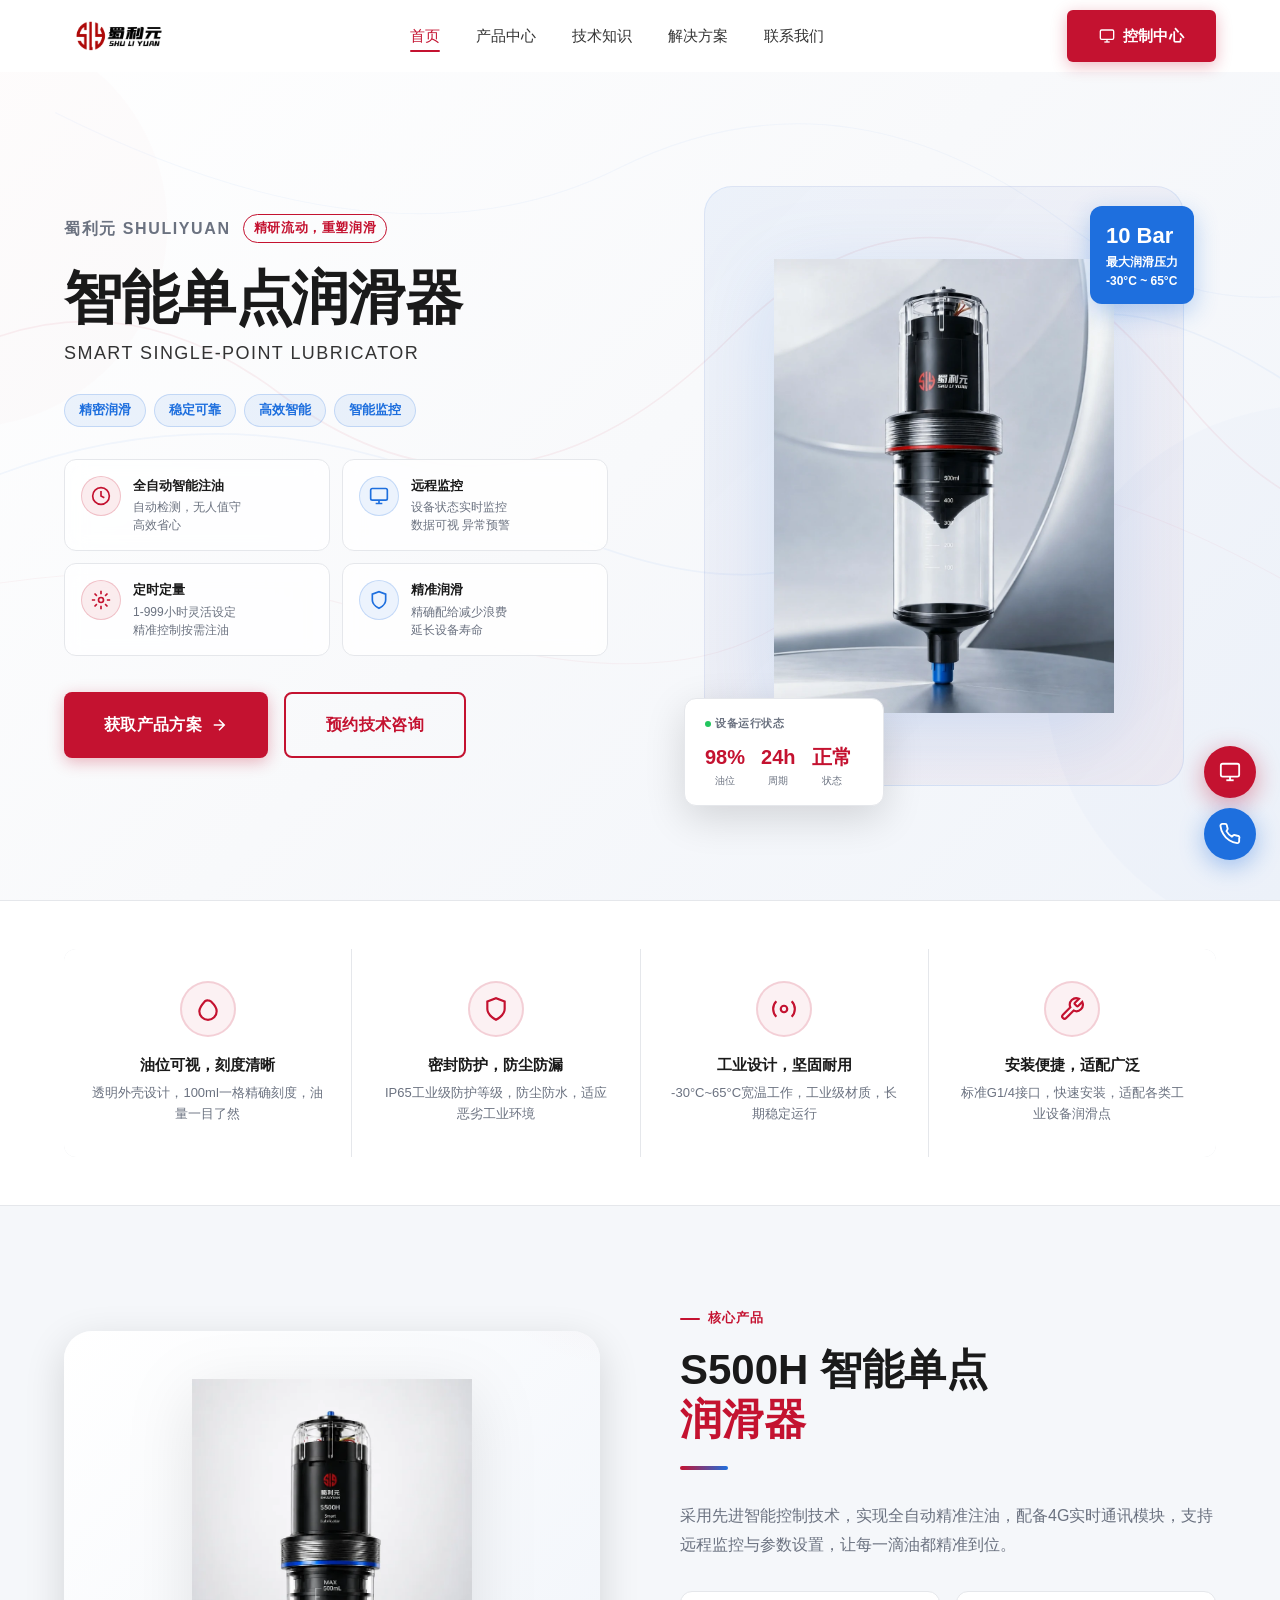
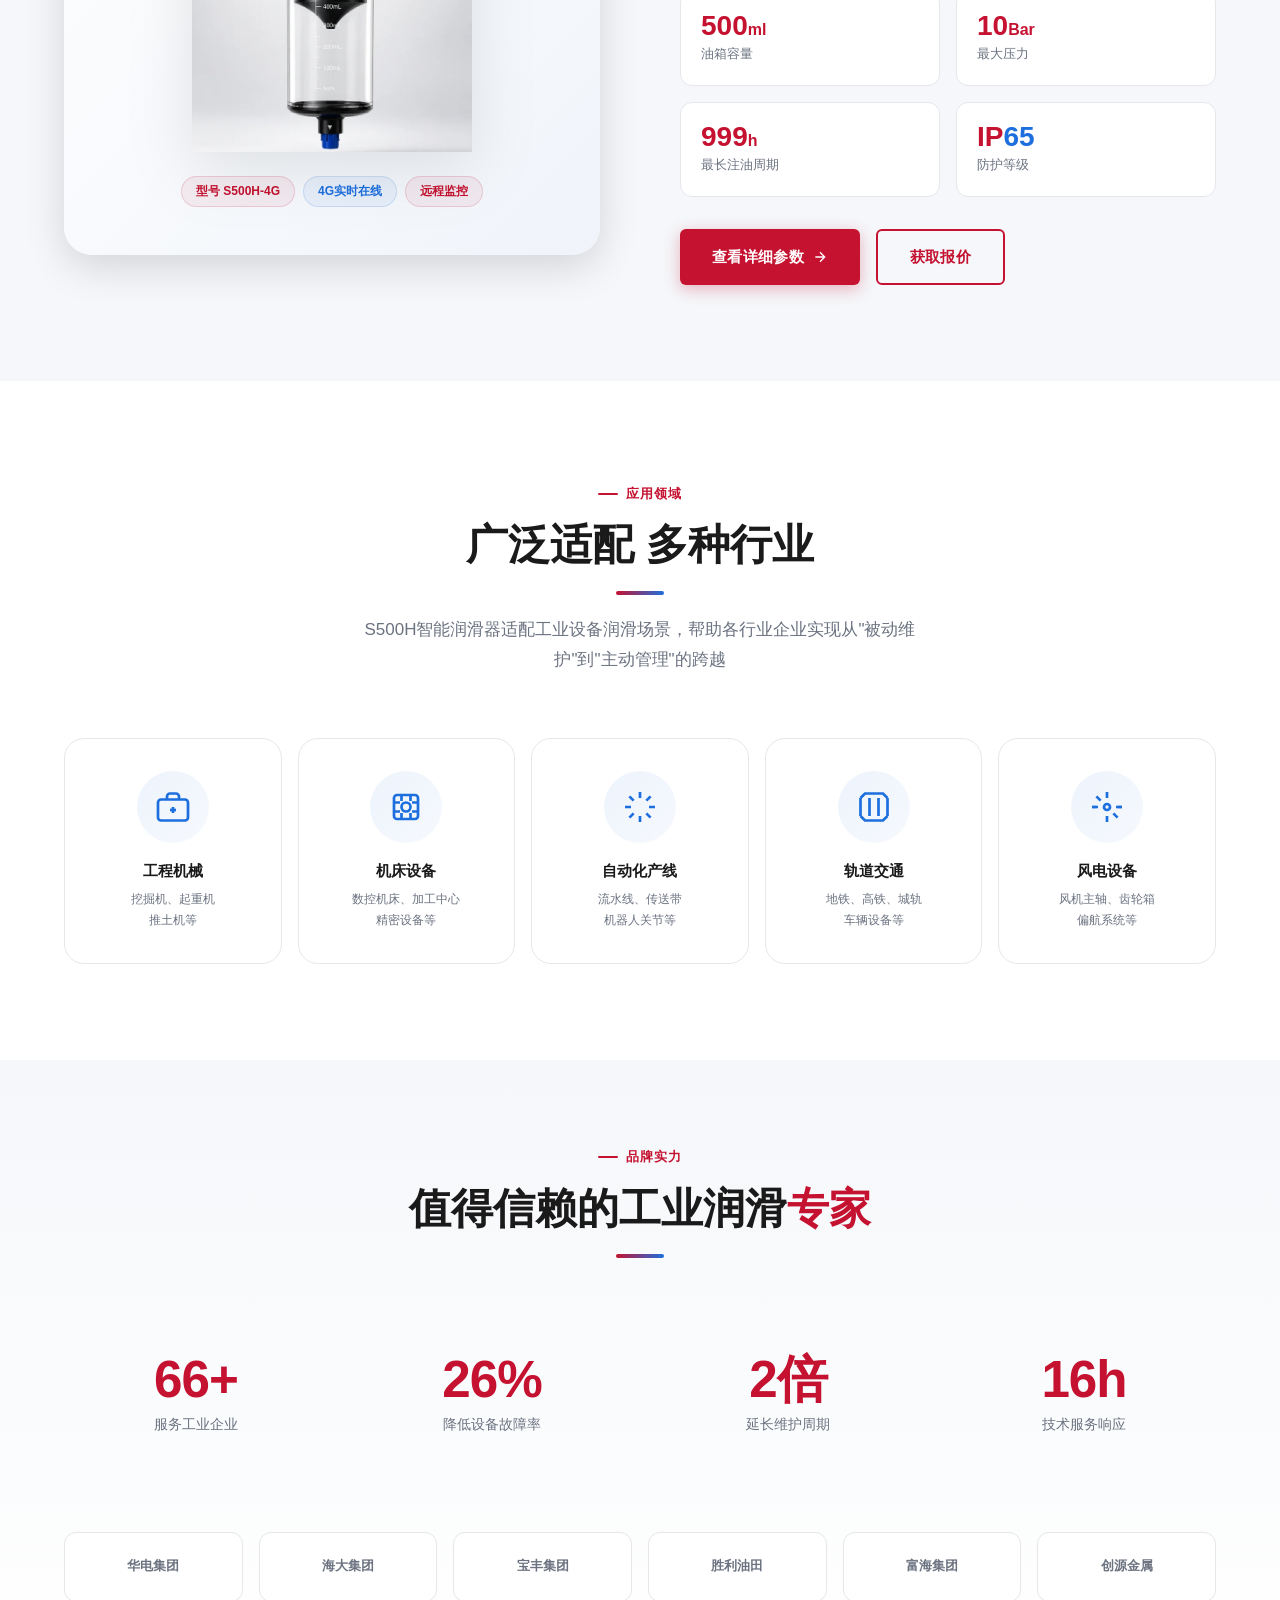
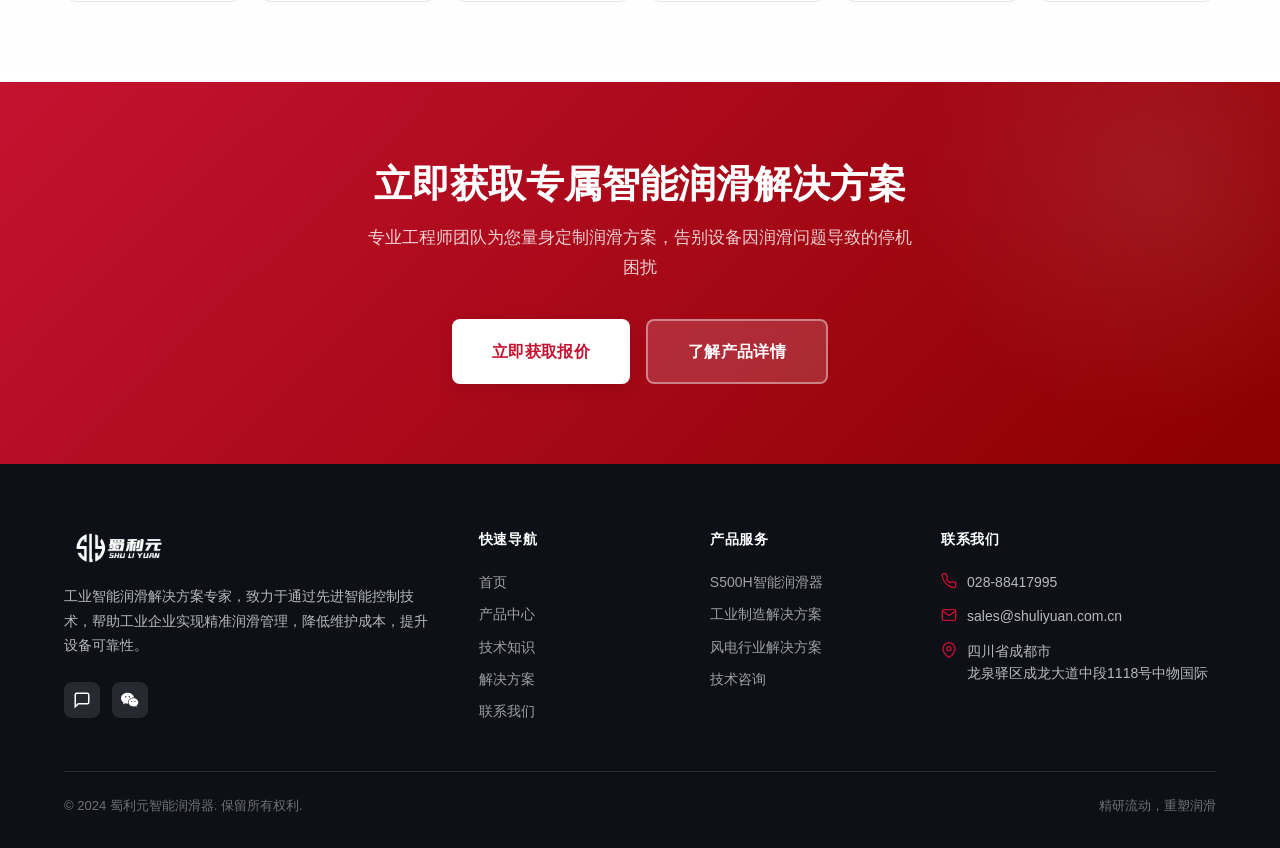
<file: index.html>
<!DOCTYPE html>
<html lang="zh-CN">
<head>
  <meta charset="UTF-8">
  <meta name="viewport" content="width=device-width, initial-scale=1.0">
  <meta name="description" content="蜀利元智能润滑器 - S500H全自动智能单点润滑器，远程监控、定时定量、精准润滑，工业智能润滑解决方案专家">
  <meta name="keywords" content="智能润滑器,自动注油器,S500H,工业润滑,远程监控润滑">
  <title>蜀利元智能润滑器 - 精研流动，重塑润滑</title>
  <link rel="stylesheet" href="assets/css/style.css">
  <link rel="icon" href="data:image/svg+xml,<svg xmlns='http://www.w3.org/2000/svg' viewBox='0 0 32 32'><rect width='32' height='32' rx='6' fill='%23C41230'/><text y='22' x='5' font-size='18' fill='white' font-weight='bold'>蜀</text></svg>">
</head>
<body>

<!-- 滚动进度条 -->
<div class="scroll-progress" id="scrollProgress"></div>

<!-- ===== 导航栏 ===== -->
<nav class="navbar" id="navbar">
  <div class="navbar-inner">
    <a href="index.html" class="navbar-logo">
      <img src="assets/images/logo.png" alt="蜀利元智能润滑器" class="logo-img" height="40">
    </a>

    <nav class="navbar-nav">
      <a href="index.html" class="nav-link">首页</a>
      <a href="products.html" class="nav-link">产品中心</a>
      <a href="knowledge.html" class="nav-link">技术知识</a>
      <a href="solutions.html" class="nav-link">解决方案</a>
      <a href="contact.html" class="nav-link">联系我们</a>
    </nav>

    <div class="navbar-cta">
      <a href="http://shuliyuan.com.cn/" target="_blank" class="btn btn-primary">
        <svg width="16" height="16" viewBox="0 0 24 24" fill="none" stroke="currentColor" stroke-width="2"><rect x="2" y="3" width="20" height="14" rx="2"/><line x1="8" y1="21" x2="16" y2="21"/><line x1="12" y1="17" x2="12" y2="21"/></svg>
        控制中心
      </a>
    </div>

    <button class="hamburger" id="hamburger" aria-label="菜单">
      <span></span><span></span><span></span>
    </button>
  </div>
</nav>

<!-- 移动端菜单 -->
<div class="mobile-menu" id="mobileMenu">
  <a href="index.html" class="nav-link">首页</a>
  <a href="products.html" class="nav-link">产品中心</a>
  <a href="knowledge.html" class="nav-link">技术知识</a>
  <a href="solutions.html" class="nav-link">解决方案</a>
  <a href="contact.html" class="nav-link">联系我们</a>
  <a href="http://shuliyuan.com.cn/" target="_blank" class="btn btn-primary">控制中心</a>
</div>

<!-- ===== Hero区 ===== -->
<section class="hero">
  <!-- 背景流动曲线 -->
  <div class="hero-bg-curves">
    <svg width="100%" height="100%" viewBox="0 0 1440 800" preserveAspectRatio="xMidYMid slice" fill="none">
      <path d="M0 400 Q 200 200, 400 350 T 800 300 T 1200 350 T 1600 300" stroke="#C41230" stroke-width="1.5" opacity="0.15" fill="none"/>
      <path d="M0 500 Q 300 300, 600 450 T 1000 380 T 1400 420" stroke="#1E6FDE" stroke-width="1.5" opacity="0.12" fill="none"/>
      <path d="M-100 600 Q 200 450, 500 550 T 900 500 T 1300 520 T 1600 480" stroke="#C41230" stroke-width="1" opacity="0.1" fill="none"/>
      <path d="M200 100 Q 500 250, 700 150 T 1100 200 T 1500 150" stroke="#1E6FDE" stroke-width="1" opacity="0.1" fill="none"/>
      <circle cx="120" cy="200" r="180" fill="rgba(196,18,48,0.03)"/>
      <circle cx="1320" cy="600" r="240" fill="rgba(30,111,222,0.04)"/>
    </svg>
  </div>

  <div class="hero-inner">
    <!-- 左侧内容 -->
    <div class="hero-content fade-up">
      <div class="hero-brand-line">
        <span class="hero-brand-name">蜀利元 SHULIYUAN</span>
        <span class="hero-brand-slogan">精研流动，重塑润滑</span>
      </div>

      <h1 class="hero-title">
        智能单点润滑器
      </h1>
      <p class="hero-subtitle-en">SMART SINGLE-POINT LUBRICATOR</p>

      <div class="hero-tags">
        <span class="hero-tag">精密润滑</span>
        <span class="hero-tag">稳定可靠</span>
        <span class="hero-tag">高效智能</span>
        <span class="hero-tag">智能监控</span>
      </div>

      <!-- 4大功能 -->
      <div class="hero-features">
        <div class="hero-feature-card fade-up fade-up-delay-1">
          <div class="feature-icon-circle">
            <svg viewBox="0 0 24 24" fill="none" stroke="#C41230" stroke-width="2"><circle cx="12" cy="12" r="10"/><path d="M12 6v6l4 2"/></svg>
          </div>
          <div class="hero-feature-text">
            <div class="title">全自动智能注油</div>
            <div class="desc">自动检测，无人值守<br>高效省心</div>
          </div>
        </div>
        <div class="hero-feature-card fade-up fade-up-delay-2">
          <div class="feature-icon-circle blue">
            <svg viewBox="0 0 24 24" fill="none" stroke="#1E6FDE" stroke-width="2"><rect x="2" y="3" width="20" height="14" rx="2"/><path d="M8 21h8M12 17v4"/></svg>
          </div>
          <div class="hero-feature-text">
            <div class="title">远程监控</div>
            <div class="desc">设备状态实时监控<br>数据可视 异常预警</div>
          </div>
        </div>
        <div class="hero-feature-card fade-up fade-up-delay-3">
          <div class="feature-icon-circle">
            <svg viewBox="0 0 24 24" fill="none" stroke="#C41230" stroke-width="2"><circle cx="12" cy="12" r="3"/><path d="M12 1v4M12 19v4M4.22 4.22l2.83 2.83M16.95 16.95l2.83 2.83M1 12h4M19 12h4M4.22 19.78l2.83-2.83M16.95 7.05l2.83-2.83"/></svg>
          </div>
          <div class="hero-feature-text">
            <div class="title">定时定量</div>
            <div class="desc">1-999小时灵活设定<br>精准控制按需注油</div>
          </div>
        </div>
        <div class="hero-feature-card fade-up fade-up-delay-4">
          <div class="feature-icon-circle blue">
            <svg viewBox="0 0 24 24" fill="none" stroke="#1E6FDE" stroke-width="2"><path d="M12 22s8-4 8-10V5l-8-3-8 3v7c0 6 8 10 8 10z"/></svg>
          </div>
          <div class="hero-feature-text">
            <div class="title">精准润滑</div>
            <div class="desc">精确配给减少浪费<br>延长设备寿命</div>
          </div>
        </div>
      </div>

      <div class="hero-cta">
        <a href="contact.html" class="btn btn-primary btn-lg">
          获取产品方案
          <svg width="18" height="18" viewBox="0 0 24 24" fill="none" stroke="currentColor" stroke-width="2"><path d="M5 12h14M12 5l7 7-7 7"/></svg>
        </a>
        <a href="contact.html" class="btn btn-secondary btn-lg">预约技术咨询</a>
      </div>
    </div>

    <!-- 右侧产品视觉 -->
    <div class="hero-visual fade-up fade-up-delay-2">
      <div class="hero-product-wrap">
        <div class="hero-product-bg">
          <img src="assets/images/s500h-product.png" alt="S500H智能单点润滑器" class="product-hero-img">
        </div>

        <!-- 浮动监控卡片 -->
        <div class="hero-monitor-card">
          <div class="monitor-card-title">
            <span class="monitor-dot"></span>设备运行状态
          </div>
          <div class="monitor-stats">
            <div class="monitor-stat">
              <div class="val">98%</div>
              <div class="label">油位</div>
            </div>
            <div class="monitor-stat">
              <div class="val">24h</div>
              <div class="label">周期</div>
            </div>
            <div class="monitor-stat">
              <div class="val">正常</div>
              <div class="label">状态</div>
            </div>
          </div>
        </div>

        <!-- 参数浮窗 -->
        <div class="hero-param-badge">
          <span class="highlight">10 Bar</span>
          最大润滑压力<br>
          -30°C ~ 65°C
        </div>
      </div>
    </div>
  </div>
</section>

<!-- ===== 产品特点横向条 ===== -->
<section class="features-strip">
  <div class="container">
    <div class="features-strip-grid">
      <div class="feature-strip-card fade-up">
        <div class="feature-strip-icon">
          <svg viewBox="0 0 24 24" fill="none" stroke="currentColor" stroke-width="2"><path d="M12 22a8 8 0 0 1-8-8c0-3.07 2.73-6.47 5.17-9.19A4 4 0 0 1 12 4a4 4 0 0 1 2.83 1.17C17.27 7.53 20 10.93 20 14a8 8 0 0 1-8 8z"/></svg>
        </div>
        <h4>油位可视，刻度清晰</h4>
        <p>透明外壳设计，100ml一格精确刻度，油量一目了然</p>
      </div>
      <div class="feature-strip-card fade-up fade-up-delay-1">
        <div class="feature-strip-icon">
          <svg viewBox="0 0 24 24" fill="none" stroke="currentColor" stroke-width="2"><path d="M12 22s8-4 8-10V5l-8-3-8 3v7c0 6 8 10 8 10z"/></svg>
        </div>
        <h4>密封防护，防尘防漏</h4>
        <p>IP65工业级防护等级，防尘防水，适应恶劣工业环境</p>
      </div>
      <div class="feature-strip-card fade-up fade-up-delay-2">
        <div class="feature-strip-icon">
          <svg viewBox="0 0 24 24" fill="none" stroke="currentColor" stroke-width="2"><circle cx="12" cy="12" r="3"/><path d="M19.07 4.93a10 10 0 0 1 0 14.14M4.93 4.93a10 10 0 0 0 0 14.14"/></svg>
        </div>
        <h4>工业设计，坚固耐用</h4>
        <p>-30°C~65°C宽温工作，工业级材质，长期稳定运行</p>
      </div>
      <div class="feature-strip-card fade-up fade-up-delay-3">
        <div class="feature-strip-icon">
          <svg viewBox="0 0 24 24" fill="none" stroke="currentColor" stroke-width="2"><path d="M14.7 6.3a1 1 0 0 0 0 1.4l1.6 1.6a1 1 0 0 0 1.4 0l3.77-3.77a6 6 0 0 1-7.94 7.94l-6.91 6.91a2.12 2.12 0 0 1-3-3l6.91-6.91a6 6 0 0 1 7.94-7.94l-3.76 3.76z"/></svg>
        </div>
        <h4>安装便捷，适配广泛</h4>
        <p>标准G1/4接口，快速安装，适配各类工业设备润滑点</p>
      </div>
    </div>
  </div>
</section>

<!-- ===== 产品展示区 ===== -->
<section class="product-showcase">
  <div class="container">
    <div class="product-showcase-inner">
      <!-- 左侧产品图 -->
      <div class="showcase-visual fade-up">
        <div class="showcase-img-wrap">
          <img src="assets/images/s500h-real.webp" alt="S500H智能单点润滑器" class="showcase-product-img">
          <div class="product-spec-tags">
            <span class="spec-tag">型号 S500H-4G</span>
            <span class="spec-tag blue">4G实时在线</span>
            <span class="spec-tag">远程监控</span>
          </div>
        </div>
      </div>

      <!-- 右侧内容 -->
      <div class="showcase-content fade-up fade-up-delay-1">
        <span class="section-label">核心产品</span>
        <h2 class="section-title">S500H 智能单点<br><span>润滑器</span></h2>
        <div class="section-divider"></div>
        <p style="color:var(--text-muted);font-size:16px;line-height:1.8;margin-bottom:32px">
          采用先进智能控制技术，实现全自动精准注油，配备4G实时通讯模块，支持远程监控与参数设置，让每一滴油都精准到位。
        </p>

        <div class="showcase-params-grid">
          <div class="param-card fade-up">
            <div class="param-val">500<span style="font-size:16px">ml</span></div>
            <div class="param-label">油箱容量</div>
          </div>
          <div class="param-card fade-up fade-up-delay-1">
            <div class="param-val">10<span style="font-size:16px">Bar</span></div>
            <div class="param-label">最大压力</div>
          </div>
          <div class="param-card fade-up fade-up-delay-2">
            <div class="param-val">999<span style="font-size:16px">h</span></div>
            <div class="param-label">最长注油周期</div>
          </div>
          <div class="param-card fade-up fade-up-delay-3">
            <div class="param-val">IP<span style="color:var(--brand-blue)">65</span></div>
            <div class="param-label">防护等级</div>
          </div>
        </div>

        <div style="display:flex;gap:16px;flex-wrap:wrap;margin-top:8px">
          <a href="products.html" class="btn btn-primary">
            查看详细参数
            <svg width="16" height="16" viewBox="0 0 24 24" fill="none" stroke="currentColor" stroke-width="2"><path d="M5 12h14M12 5l7 7-7 7"/></svg>
          </a>
          <a href="contact.html" class="btn btn-secondary">获取报价</a>
        </div>
      </div>
    </div>
  </div>
</section>

<!-- ===== 应用领域 ===== -->
<section class="industries">
  <div class="container">
    <div class="section-header fade-up">
      <span class="section-label">应用领域</span>
      <h2 class="section-title">广泛适配 多种行业</h2>
      <div class="section-divider" style="margin:20px auto 20px"></div>
      <p class="section-subtitle">S500H智能润滑器适配工业设备润滑场景，帮助各行业企业实现从"被动维护"到"主动管理"的跨越</p>
    </div>

    <div class="industries-grid">
      <div class="industry-card fade-up">
        <div class="industry-icon">
          <svg viewBox="0 0 24 24" fill="none" stroke="currentColor" stroke-width="1.8">
            <rect x="2" y="7" width="20" height="14" rx="2"/><path d="M16 7V5a2 2 0 0 0-2-2h-4a2 2 0 0 0-2 2v2"/><line x1="12" y1="12" x2="12" y2="16"/><line x1="10" y1="14" x2="14" y2="14"/>
          </svg>
        </div>
        <h4>工程机械</h4>
        <p>挖掘机、起重机<br>推土机等</p>
      </div>
      <div class="industry-card fade-up fade-up-delay-1">
        <div class="industry-icon">
          <svg viewBox="0 0 24 24" fill="none" stroke="currentColor" stroke-width="1.8">
            <rect x="4" y="4" width="16" height="16" rx="2"/><path d="M9 4v4M15 4v4M9 16v4M15 16v4M4 9h4M16 9h4M4 15h4M16 15h4"/><circle cx="12" cy="12" r="3"/>
          </svg>
        </div>
        <h4>机床设备</h4>
        <p>数控机床、加工中心<br>精密设备等</p>
      </div>
      <div class="industry-card fade-up fade-up-delay-2">
        <div class="industry-icon">
          <svg viewBox="0 0 24 24" fill="none" stroke="currentColor" stroke-width="1.8">
            <path d="M12 2v4M12 18v4M4.93 4.93l2.83 2.83M16.24 16.24l2.83 2.83M2 12h4M18 12h4M4.93 19.07l2.83-2.83M16.24 7.76l2.83-2.83"/>
          </svg>
        </div>
        <h4>自动化产线</h4>
        <p>流水线、传送带<br>机器人关节等</p>
      </div>
      <div class="industry-card fade-up fade-up-delay-3">
        <div class="industry-icon">
          <svg viewBox="0 0 24 24" fill="none" stroke="currentColor" stroke-width="1.8">
            <path d="M3 6l3-3h12l3 3M3 18l3 3h12l3-3M3 6v12M21 6v12"/><path d="M9 6v12M15 6v12"/>
          </svg>
        </div>
        <h4>轨道交通</h4>
        <p>地铁、高铁、城轨<br>车辆设备等</p>
      </div>
      <div class="industry-card fade-up fade-up-delay-4">
        <div class="industry-icon">
          <svg viewBox="0 0 24 24" fill="none" stroke="currentColor" stroke-width="1.8">
            <circle cx="12" cy="12" r="2"/><path d="M12 2v4M12 18v4M4.93 4.93l2.83 2.83M16.24 16.24l2.83 2.83M2 12h4M18 12h4"/><path d="M5 12H2M22 12h-3"/>
          </svg>
        </div>
        <h4>风电设备</h4>
        <p>风机主轴、齿轮箱<br>偏航系统等</p>
      </div>
    </div>
  </div>
</section>

<!-- ===== 信任背书区 ===== -->
<section class="trust-section">
  <div class="container">
    <div class="section-header fade-up">
      <span class="section-label">品牌实力</span>
      <h2 class="section-title">值得信赖的工业润滑<span>专家</span></h2>
      <div class="section-divider" style="margin:20px auto 20px"></div>
    </div>

    <div class="trust-stats fade-up">
      <div class="trust-stat">
        <div class="num"><span data-count="100" data-suffix="+">100+</span></div>
        <div class="desc">服务工业企业</div>
      </div>
      <div class="trust-stat">
        <div class="num"><span data-count="40" data-suffix="%">40%</span></div>
        <div class="desc">降低设备故障率</div>
      </div>
      <div class="trust-stat">
        <div class="num"><span data-count="3" data-suffix="倍">3倍</span></div>
        <div class="desc">延长维护周期</div>
      </div>
      <div class="trust-stat">
        <div class="num"><span data-count="24" data-suffix="h">24h</span></div>
        <div class="desc">技术服务响应</div>
      </div>
    </div>

    <div class="partner-logos fade-up">
      <div class="partner-logo-box">华电集团</div>
      <div class="partner-logo-box">海大集团</div>
      <div class="partner-logo-box">宝丰集团</div>
      <div class="partner-logo-box">胜利油田</div>
      <div class="partner-logo-box">富海集团</div>
      <div class="partner-logo-box">创源金属</div>
    </div>
  </div>
</section>

<!-- ===== CTA Banner ===== -->
<section class="cta-banner">
  <div class="container">
    <div class="cta-banner-inner fade-up">
      <h2>立即获取专属智能润滑解决方案</h2>
      <p>专业工程师团队为您量身定制润滑方案，告别设备因润滑问题导致的停机困扰</p>
      <div class="cta-banner-btns">
        <a href="contact.html" class="btn btn-white btn-lg">立即获取报价</a>
        <a href="products.html" class="btn btn-lg" style="background:rgba(255,255,255,0.15);color:#fff;border:2px solid rgba(255,255,255,0.4)">了解产品详情</a>
      </div>
    </div>
  </div>
</section>

<!-- ===== Footer ===== -->
<footer class="footer">
  <div class="container">
    <div class="footer-grid">
      <div class="footer-brand">
        <div class="footer-logo navbar-logo">
          <img src="assets/images/logo.png" alt="蜀利元智能润滑器" class="logo-img" height="40">
        </div>
        <p class="footer-desc">工业智能润滑解决方案专家，致力于通过先进智能控制技术，帮助工业企业实现精准润滑管理，降低维护成本，提升设备可靠性。</p>
        <div class="footer-social">
          <a href="#" class="social-btn" title="微信">
            <svg viewBox="0 0 24 24" fill="none" stroke="currentColor" stroke-width="2"><path d="M21 15a2 2 0 0 1-2 2H7l-4 4V5a2 2 0 0 1 2-2h14a2 2 0 0 1 2 2z"/></svg>
          </a>
          <a href="#" class="social-btn" title="微信">
            <svg viewBox="0 0 24 24" fill="currentColor"><path d="M8.691 2.188C3.891 2.188 0 5.476 0 9.531c0 2.212 1.17 4.203 3.002 5.55a.594.594 0 0 1 .213.665l-.39 1.48c-.019.07-.048.141-.048.214 0 .163.13.295.29.295a.326.326 0 0 0 .167-.054l1.903-1.114a.864.864 0 0 1 .717-.098 10.16 10.16 0 0 0 2.837.403c.276 0 .543-.027.811-.05a6.082 6.082 0 0 1-.281-1.816c0-3.553 3.354-6.438 7.495-6.438.256 0 .507.018.76.035C16.623 4.602 12.992 2.188 8.691 2.188zm-2.35 4.477a.97.97 0 1 1 0 1.94.97.97 0 0 1 0-1.94zm4.71 0a.97.97 0 1 1 0 1.94.97.97 0 0 1 0-1.94zM16.5 9.531c-3.604 0-6.527 2.455-6.527 5.485 0 3.031 2.923 5.486 6.527 5.486a7.84 7.84 0 0 0 2.217-.322.67.67 0 0 1 .556.076l1.476.863a.252.252 0 0 0 .13.042.227.227 0 0 0 .224-.228c0-.057-.023-.11-.038-.166l-.301-1.147a.46.46 0 0 1 .165-.516C22.338 18.083 23.028 16.636 23.028 15.016c0-3.03-2.923-5.485-6.528-5.485zm-2.287 3.729a.75.75 0 1 1 0 1.5.75.75 0 0 1 0-1.5zm4.573 0a.75.75 0 1 1 0 1.5.75.75 0 0 1 0-1.5z"/></svg>
          </a>
        </div>
      </div>

      <div class="footer-col">
        <h5>快速导航</h5>
        <div class="footer-links">
          <a href="index.html">首页</a>
          <a href="products.html">产品中心</a>
          <a href="knowledge.html">技术知识</a>
          <a href="solutions.html">解决方案</a>
          <a href="contact.html">联系我们</a>
        </div>
      </div>

      <div class="footer-col">
        <h5>产品服务</h5>
        <div class="footer-links">
          <a href="products.html">S500H智能润滑器</a>
          <a href="solutions.html#manufacturing">工业制造解决方案</a>
          <a href="solutions.html#wind">风电行业解决方案</a>
          <a href="contact.html">技术咨询</a>
        </div>
      </div>

      <div class="footer-col">
        <h5>联系我们</h5>
        <div class="footer-contact">
          <div class="contact-item">
            <svg viewBox="0 0 24 24" fill="none" stroke="currentColor" stroke-width="2"><path d="M22 16.92v3a2 2 0 0 1-2.18 2 19.79 19.79 0 0 1-8.63-3.07A19.5 19.5 0 0 1 4.69 12a19.79 19.79 0 0 1-3.07-8.67A2 2 0 0 1 3.6 1h3a2 2 0 0 1 2 1.72 12.84 12.84 0 0 0 .7 2.81 2 2 0 0 1-.45 2.11L8.09 8.91a16 16 0 0 0 6 6l1.27-1.27a2 2 0 0 1 2.11-.45 12.84 12.84 0 0 0 2.81.7A2 2 0 0 1 22 16.92z"/></svg>
            <span>028-88417995</span>
          </div>
          <div class="contact-item">
            <svg viewBox="0 0 24 24" fill="none" stroke="currentColor" stroke-width="2"><path d="M4 4h16c1.1 0 2 .9 2 2v12c0 1.1-.9 2-2 2H4c-1.1 0-2-.9-2-2V6c0-1.1.9-2 2-2z"/><polyline points="22,6 12,13 2,6"/></svg>
            <span>sales@shuliyuan.com.cn</span>
          </div>
          <div class="contact-item">
            <svg viewBox="0 0 24 24" fill="none" stroke="currentColor" stroke-width="2"><path d="M21 10c0 7-9 13-9 13s-9-6-9-13a9 9 0 0 1 18 0z"/><circle cx="12" cy="10" r="3"/></svg>
            <span>四川省成都市<br>龙泉驿区成龙大道中段1118号中物国际</span>
          </div>
        </div>
      </div>
    </div>

    <div class="footer-bottom">
      <span>© 2024 蜀利元智能润滑器. 保留所有权利.</span>
      <span>精研流动，重塑润滑</span>
    </div>
  </div>
</footer>

<!-- 悬浮咨询按钮 -->
<div class="float-consult">
  <a href="http://shuliyuan.com.cn/" target="_blank" class="float-btn" title="控制中心">
    <svg viewBox="0 0 24 24" fill="none" stroke="currentColor" stroke-width="2"><rect x="2" y="3" width="20" height="14" rx="2"/><line x1="8" y1="21" x2="16" y2="21"/><line x1="12" y1="17" x2="12" y2="21"/></svg>
    <span class="float-tooltip">控制中心</span>
  </a>
  <a href="tel:02888417995" class="float-btn blue" title="电话咨询">
    <svg viewBox="0 0 24 24" fill="none" stroke="currentColor" stroke-width="2"><path d="M22 16.92v3a2 2 0 0 1-2.18 2 19.79 19.79 0 0 1-8.63-3.07A19.5 19.5 0 0 1 4.69 12a19.79 19.79 0 0 1-3.07-8.67A2 2 0 0 1 3.6 1h3a2 2 0 0 1 2 1.72 12.84 12.84 0 0 0 .7 2.81 2 2 0 0 1-.45 2.11L8.09 8.91a16 16 0 0 0 6 6l1.27-1.27a2 2 0 0 1 2.11-.45 12.84 12.84 0 0 0 2.81.7A2 2 0 0 1 22 16.92z"/></svg>
    <span class="float-tooltip">电话咨询</span>
  </a>
</div>

<script src="assets/js/main.js"></script>
</body>
</html>
</file>
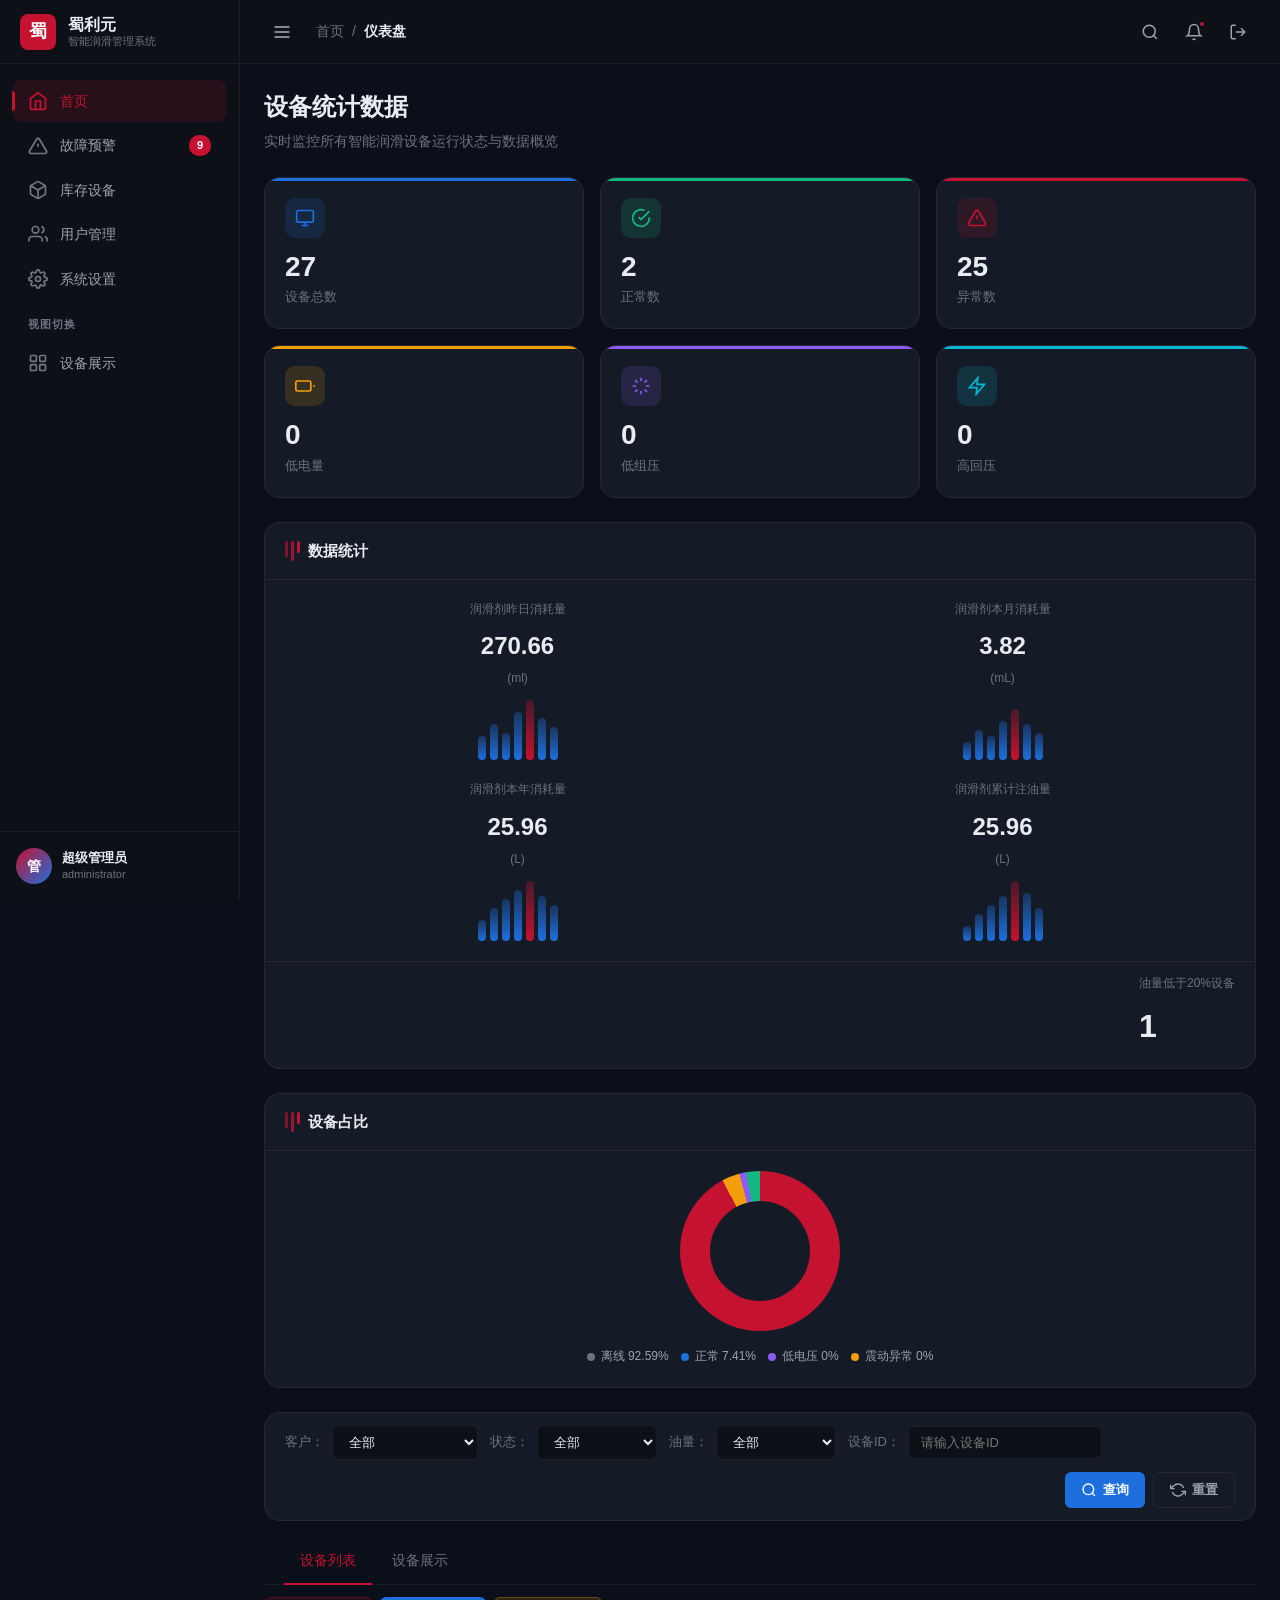
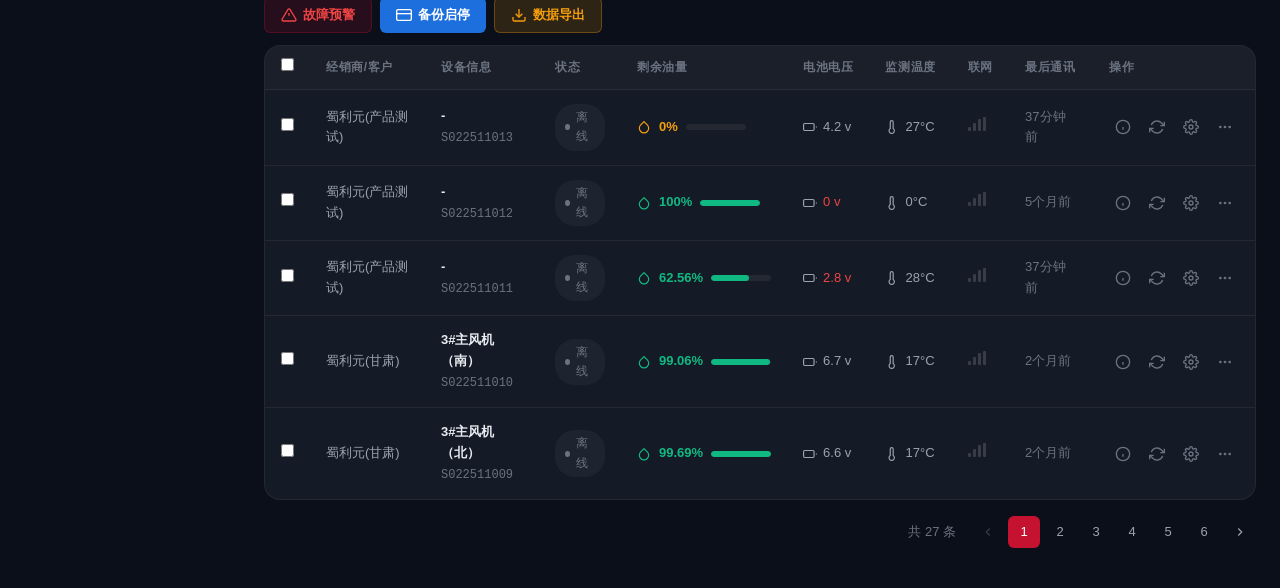
<file: admin/index.html>
<!DOCTYPE html>
<html lang="zh-CN">
<head>
  <meta charset="UTF-8">
  <meta name="viewport" content="width=device-width, initial-scale=1.0">
  <title>仪表盘 - 智能润滑管理系统</title>
  <link rel="stylesheet" href="assets/css/admin.css">
  <link rel="icon" href="data:image/svg+xml,<svg xmlns='http://www.w3.org/2000/svg' viewBox='0 0 32 32'><rect width='32' height='32' rx='6' fill='%23C41230'/><text y='22' x='5' font-size='18' fill='white' font-weight='bold'>蜀</text></svg>">
</head>
<body>

<div class="admin-layout">

  <!-- Sidebar -->
  <aside class="sidebar" id="sidebar">
    <div class="sidebar-brand">
      <div class="brand-icon">蜀</div>
      <div class="brand-text">
        <div class="name">蜀利元</div>
        <div class="desc">智能润滑管理系统</div>
      </div>
    </div>

    <nav class="sidebar-nav">
      <div class="nav-group">
        <a href="index.html" class="nav-item active">
          <svg viewBox="0 0 24 24" fill="none" stroke="currentColor" stroke-width="2"><path d="M3 9l9-7 9 7v11a2 2 0 0 1-2 2H5a2 2 0 0 1-2-2z"/><polyline points="9 22 9 12 15 12 15 22"/></svg>
          <span>首页</span>
        </a>
        <a href="alarms.html" class="nav-item">
          <svg viewBox="0 0 24 24" fill="none" stroke="currentColor" stroke-width="2"><path d="M10.29 3.86L1.82 18a2 2 0 0 0 1.71 3h16.94a2 2 0 0 0 1.71-3L13.71 3.86a2 2 0 0 0-3.42 0z"/><line x1="12" y1="9" x2="12" y2="13"/><line x1="12" y1="17" x2="12.01" y2="17"/></svg>
          <span>故障预警</span>
          <span class="nav-badge">9</span>
        </a>
        <a href="inventory.html" class="nav-item">
          <svg viewBox="0 0 24 24" fill="none" stroke="currentColor" stroke-width="2"><path d="M21 16V8a2 2 0 0 0-1-1.73l-7-4a2 2 0 0 0-2 0l-7 4A2 2 0 0 0 3 8v8a2 2 0 0 0 1 1.73l7 4a2 2 0 0 0 2 0l7-4A2 2 0 0 0 21 16z"/><polyline points="3.27 6.96 12 12.01 20.73 6.96"/><line x1="12" y1="22.08" x2="12" y2="12"/></svg>
          <span>库存设备</span>
        </a>
        <a href="#" class="nav-item">
          <svg viewBox="0 0 24 24" fill="none" stroke="currentColor" stroke-width="2"><path d="M17 21v-2a4 4 0 0 0-4-4H5a4 4 0 0 0-4 4v2"/><circle cx="9" cy="7" r="4"/><path d="M23 21v-2a4 4 0 0 0-3-3.87"/><path d="M16 3.13a4 4 0 0 1 0 7.75"/></svg>
          <span>用户管理</span>
        </a>
        <a href="#" class="nav-item">
          <svg viewBox="0 0 24 24" fill="none" stroke="currentColor" stroke-width="2"><circle cx="12" cy="12" r="3"/><path d="M19.4 15a1.65 1.65 0 0 0 .33 1.82l.06.06a2 2 0 0 1 0 2.83 2 2 0 0 1-2.83 0l-.06-.06a1.65 1.65 0 0 0-1.82-.33 1.65 1.65 0 0 0-1 1.51V21a2 2 0 0 1-2 2 2 2 0 0 1-2-2v-.09A1.65 1.65 0 0 0 9 19.4a1.65 1.65 0 0 0-1.82.33l-.06.06a2 2 0 0 1-2.83 0 2 2 0 0 1 0-2.83l.06-.06A1.65 1.65 0 0 0 4.61 15a1.65 1.65 0 0 0-1.51-1H3a2 2 0 0 1-2-2 2 2 0 0 1 2-2h.09A1.65 1.65 0 0 0 4.6 9a1.65 1.65 0 0 0-.33-1.82l-.06-.06a2 2 0 0 1 0-2.83 2 2 0 0 1 2.83 0l.06.06A1.65 1.65 0 0 0 9 4.6a1.65 1.65 0 0 0 1-1.51V3a2 2 0 0 1 2-2 2 2 0 0 1 2 2v.09a1.65 1.65 0 0 0 1 1.51 1.65 1.65 0 0 0 1.82-.33l.06-.06a2 2 0 0 1 2.83 0 2 2 0 0 1 0 2.83l-.06.06a1.65 1.65 0 0 0-.33 1.82V9a1.65 1.65 0 0 0 1.51 1H21a2 2 0 0 1 2 2 2 2 0 0 1-2 2h-.09a1.65 1.65 0 0 0-1.51 1z"/></svg>
          <span>系统设置</span>
        </a>
      </div>

      <div class="nav-group">
        <div class="nav-group-label">视图切换</div>
        <a href="cards.html" class="nav-item">
          <svg viewBox="0 0 24 24" fill="none" stroke="currentColor" stroke-width="2"><rect x="3" y="3" width="7" height="7" rx="1"/><rect x="14" y="3" width="7" height="7" rx="1"/><rect x="14" y="14" width="7" height="7" rx="1"/><rect x="3" y="14" width="7" height="7" rx="1"/></svg>
          <span>设备展示</span>
        </a>
      </div>
    </nav>

    <div class="sidebar-footer">
      <div class="user-info">
        <div class="user-avatar">管</div>
        <div class="user-meta">
          <div class="name">超级管理员</div>
          <div class="role">administrator</div>
        </div>
      </div>
    </div>
  </aside>

  <!-- Main Content -->
  <div class="main-content">

    <!-- Header -->
    <header class="top-header">
      <div class="header-left">
        <button class="menu-toggle" id="menuToggle">
          <svg width="20" height="20" viewBox="0 0 24 24" fill="none" stroke="currentColor" stroke-width="2"><line x1="3" y1="12" x2="21" y2="12"/><line x1="3" y1="6" x2="21" y2="6"/><line x1="3" y1="18" x2="21" y2="18"/></svg>
        </button>
        <nav class="breadcrumb">
          <a href="#">首页</a>
          <span class="sep">/</span>
          <span class="current">仪表盘</span>
        </nav>
      </div>
      <div class="header-right">
        <button class="header-btn">
          <svg width="18" height="18" viewBox="0 0 24 24" fill="none" stroke="currentColor" stroke-width="2"><circle cx="11" cy="11" r="8"/><line x1="21" y1="21" x2="16.65" y2="16.65"/></svg>
        </button>
        <button class="header-btn">
          <svg width="18" height="18" viewBox="0 0 24 24" fill="none" stroke="currentColor" stroke-width="2"><path d="M18 8A6 6 0 0 0 6 8c0 7-3 9-3 9h18s-3-2-3-9"/><path d="M13.73 21a2 2 0 0 1-3.46 0"/></svg>
          <span class="dot"></span>
        </button>
        <button class="header-btn">
          <svg width="18" height="18" viewBox="0 0 24 24" fill="none" stroke="currentColor" stroke-width="2"><path d="M9 21H5a2 2 0 0 1-2-2V5a2 2 0 0 1 2-2h4"/><polyline points="16 17 21 12 16 7"/><line x1="21" y1="12" x2="9" y2="12"/></svg>
        </button>
      </div>
    </header>

    <!-- Page Content -->
    <div class="page-content">

      <div class="page-header">
        <h1>设备统计数据</h1>
        <p>实时监控所有智能润滑设备运行状态与数据概览</p>
      </div>

      <!-- Stats Row -->
      <div class="stats-row">
        <div class="stat-card blue">
          <div class="stat-icon-wrap">
            <svg width="20" height="20" viewBox="0 0 24 24" fill="none" stroke="currentColor" stroke-width="2"><rect x="2" y="3" width="20" height="14" rx="2"/><line x1="8" y1="21" x2="16" y2="21"/><line x1="12" y1="17" x2="12" y2="21"/></svg>
          </div>
          <div class="stat-value">27</div>
          <div class="stat-label">设备总数</div>
        </div>
        <div class="stat-card green">
          <div class="stat-icon-wrap">
            <svg width="20" height="20" viewBox="0 0 24 24" fill="none" stroke="currentColor" stroke-width="2"><path d="M22 11.08V12a10 10 0 1 1-5.93-9.14"/><polyline points="22 4 12 14.01 9 11.01"/></svg>
          </div>
          <div class="stat-value">2</div>
          <div class="stat-label">正常数</div>
        </div>
        <div class="stat-card red">
          <div class="stat-icon-wrap">
            <svg width="20" height="20" viewBox="0 0 24 24" fill="none" stroke="currentColor" stroke-width="2"><path d="M10.29 3.86L1.82 18a2 2 0 0 0 1.71 3h16.94a2 2 0 0 0 1.71-3L13.71 3.86a2 2 0 0 0-3.42 0z"/><line x1="12" y1="9" x2="12" y2="13"/><line x1="12" y1="17" x2="12.01" y2="17"/></svg>
          </div>
          <div class="stat-value">25</div>
          <div class="stat-label">异常数</div>
        </div>
        <div class="stat-card orange">
          <div class="stat-icon-wrap">
            <svg width="20" height="20" viewBox="0 0 24 24" fill="none" stroke="currentColor" stroke-width="2"><rect x="1" y="6" width="18" height="12" rx="2"/><line x1="23" y1="13" x2="23" y2="11"/></svg>
          </div>
          <div class="stat-value">0</div>
          <div class="stat-label">低电量</div>
        </div>
        <div class="stat-card purple">
          <div class="stat-icon-wrap">
            <svg width="20" height="20" viewBox="0 0 24 24" fill="none" stroke="currentColor" stroke-width="2"><path d="M12 2v4M12 18v4M4.93 4.93l2.83 2.83M16.24 16.24l2.83 2.83M2 12h4M18 12h4M4.93 19.07l2.83-2.83M16.24 7.76l2.83-2.83"/></svg>
          </div>
          <div class="stat-value">0</div>
          <div class="stat-label">低组压</div>
        </div>
        <div class="stat-card cyan">
          <div class="stat-icon-wrap">
            <svg width="20" height="20" viewBox="0 0 24 24" fill="none" stroke="currentColor" stroke-width="2"><path d="M13 2L3 14h9l-1 8 10-12h-9l1-8z"/></svg>
          </div>
          <div class="stat-value">0</div>
          <div class="stat-label">高回压</div>
        </div>
      </div>

      <!-- Content Grid: Charts + Pie -->
      <div class="content-grid">
        <!-- Data Stats -->
        <div class="card">
          <div class="card-header">
            <div class="card-title">
              <div class="icon-bar"><span></span><span></span><span></span></div>
              数据统计
            </div>
          </div>
          <div class="card-body">
            <div class="chart-container">
              <div class="chart-row">
                <div class="chart-item">
                  <div class="label">润滑剂昨日消耗量</div>
                  <div class="value">270.66</div>
                  <div class="unit">(ml)</div>
                  <div class="chart-visual">
                    <div class="chart-bar" style="height:40%"></div>
                    <div class="chart-bar" style="height:60%"></div>
                    <div class="chart-bar" style="height:45%"></div>
                    <div class="chart-bar" style="height:80%"></div>
                    <div class="chart-bar highlight" style="height:100%"></div>
                    <div class="chart-bar" style="height:70%"></div>
                    <div class="chart-bar" style="height:55%"></div>
                  </div>
                </div>
                <div class="chart-item">
                  <div class="label">润滑剂本月消耗量</div>
                  <div class="value">3.82</div>
                  <div class="unit">(mL)</div>
                  <div class="chart-visual">
                    <div class="chart-bar" style="height:30%"></div>
                    <div class="chart-bar" style="height:50%"></div>
                    <div class="chart-bar" style="height:40%"></div>
                    <div class="chart-bar" style="height:65%"></div>
                    <div class="chart-bar highlight" style="height:85%"></div>
                    <div class="chart-bar" style="height:60%"></div>
                    <div class="chart-bar" style="height:45%"></div>
                  </div>
                </div>
              </div>
              <div class="chart-row">
                <div class="chart-item">
                  <div class="label">润滑剂本年消耗量</div>
                  <div class="value">25.96</div>
                  <div class="unit">(L)</div>
                  <div class="chart-visual">
                    <div class="chart-bar" style="height:35%"></div>
                    <div class="chart-bar" style="height:55%"></div>
                    <div class="chart-bar" style="height:70%"></div>
                    <div class="chart-bar" style="height:85%"></div>
                    <div class="chart-bar highlight" style="height:100%"></div>
                    <div class="chart-bar" style="height:75%"></div>
                    <div class="chart-bar" style="height:60%"></div>
                  </div>
                </div>
                <div class="chart-item">
                  <div class="label">润滑剂累计注油量</div>
                  <div class="value">25.96</div>
                  <div class="unit">(L)</div>
                  <div class="chart-visual">
                    <div class="chart-bar" style="height:25%"></div>
                    <div class="chart-bar" style="height:45%"></div>
                    <div class="chart-bar" style="height:60%"></div>
                    <div class="chart-bar" style="height:75%"></div>
                    <div class="chart-bar highlight" style="height:100%"></div>
                    <div class="chart-bar" style="height:80%"></div>
                    <div class="chart-bar" style="height:55%"></div>
                  </div>
                </div>
              </div>
            </div>
          </div>
          <div class="card-footer">
            <div class="chart-item" style="text-align:left">
              <div class="label">油量低于20%设备</div>
              <div class="value" style="font-size:32px">1</div>
            </div>
          </div>
        </div>

        <!-- Pie Chart -->
        <div class="card">
          <div class="card-header">
            <div class="card-title">
              <div class="icon-bar"><span></span><span></span><span></span></div>
              设备占比
            </div>
          </div>
          <div class="card-body">
            <div class="pie-chart-wrap">
              <div class="pie-chart"></div>
              <div class="pie-legend">
                <div class="legend-item"><span class="legend-dot" style="background:#6B7280"></span>离线 92.59%</div>
                <div class="legend-item"><span class="legend-dot" style="background:#1E6FDE"></span>正常 7.41%</div>
                <div class="legend-item"><span class="legend-dot" style="background:#8B5CF6"></span>低电压 0%</div>
                <div class="legend-item"><span class="legend-dot" style="background:#F59E0B"></span>震动异常 0%</div>
              </div>
            </div>
          </div>
        </div>
      </div>

      <!-- Filter Bar -->
      <div class="filter-bar">
        <div class="filter-group">
          <span class="filter-label">客户：</span>
          <select class="filter-select">
            <option>全部</option>
            <option>蜀利元(产品测试)</option>
            <option>甘肃</option>
            <option>test-客户</option>
          </select>
        </div>
        <div class="filter-group">
          <span class="filter-label">状态：</span>
          <select class="filter-select">
            <option>全部</option>
            <option>在线</option>
            <option>离线</option>
            <option>异常</option>
          </select>
        </div>
        <div class="filter-group">
          <span class="filter-label">油量：</span>
          <select class="filter-select">
            <option>全部</option>
            <option>低于20%</option>
            <option>20%-50%</option>
            <option>高于50%</option>
          </select>
        </div>
        <div class="filter-group">
          <span class="filter-label">设备ID：</span>
          <input type="text" class="filter-input" placeholder="请输入设备ID">
        </div>
        <div style="margin-left:auto; display:flex; gap:8px;">
          <button class="btn btn-blue">
            <svg width="14" height="14" viewBox="0 0 24 24" fill="none" stroke="currentColor" stroke-width="2"><circle cx="11" cy="11" r="8"/><line x1="21" y1="21" x2="16.65" y2="16.65"/></svg>
            查询
          </button>
          <button class="btn btn-outline">
            <svg width="14" height="14" viewBox="0 0 24 24" fill="none" stroke="currentColor" stroke-width="2"><polyline points="1 4 1 10 7 10"/><polyline points="23 20 23 14 17 14"/><path d="M20.49 9A9 9 0 0 0 5.64 5.64L1 10m22 4l-4.64 4.36A9 9 0 0 1 3.51 15"/></svg>
            重置
          </button>
        </div>
      </div>

      <!-- Tabs -->
      <div class="tabs">
        <div class="tab active">设备列表</div>
        <a href="cards.html" class="tab">设备展示</a>
      </div>

      <!-- Action Buttons -->
      <div style="display:flex; gap:8px; padding:12px 0;">
        <button class="btn btn-danger">
          <svg width="14" height="14" viewBox="0 0 24 24" fill="none" stroke="currentColor" stroke-width="2"><path d="M10.29 3.86L1.82 18a2 2 0 0 0 1.71 3h16.94a2 2 0 0 0 1.71-3L13.71 3.86a2 2 0 0 0-3.42 0z"/><line x1="12" y1="9" x2="12" y2="13"/><line x1="12" y1="17" x2="12.01" y2="17"/></svg>
          故障预警
        </button>
        <button class="btn btn-blue">
          <svg width="14" height="14" viewBox="0 0 24 24" fill="none" stroke="currentColor" stroke-width="2"><rect x="1" y="4" width="22" height="16" rx="2" ry="2"/><line x1="1" y1="10" x2="23" y2="10"/></svg>
          备份启停
        </button>
        <button class="btn btn-warning">
          <svg width="14" height="14" viewBox="0 0 24 24" fill="none" stroke="currentColor" stroke-width="2"><path d="M21 15v4a2 2 0 0 1-2 2H5a2 2 0 0 1-2-2v-4"/><polyline points="7 10 12 15 17 10"/><line x1="12" y1="15" x2="12" y2="3"/></svg>
          数据导出
        </button>
      </div>

      <!-- Device Table -->
      <div class="card">
        <div class="card-body" style="padding:0">
          <table class="data-table">
            <thead>
              <tr>
                <th><input type="checkbox"></th>
                <th>经销商/客户</th>
                <th>设备信息</th>
                <th>状态</th>
                <th>剩余油量</th>
                <th>电池电压</th>
                <th>监测温度</th>
                <th>联网</th>
                <th>最后通讯</th>
                <th>操作</th>
              </tr>
            </thead>
            <tbody>
              <tr>
                <td><input type="checkbox"></td>
                <td>蜀利元(产品测试)</td>
                <td>
                  <div class="device-info">
                    <span class="name">-</span>
                    <span class="id">S022511013</span>
                  </div>
                </td>
                <td><span class="status-badge offline">离线</span></td>
                <td>
                  <div style="display:flex;align-items:center;gap:8px">
                    <svg width="14" height="14" viewBox="0 0 24 24" fill="none" stroke="#F59E0B" stroke-width="2"><path d="M12 2.69l5.66 5.66a8 8 0 1 1-11.31 0z"/></svg>
                    <span style="color:#F59E0B;font-weight:600">0%</span>
                    <div class="progress-bar" style="width:60px"><div class="progress-fill red" style="width:0%"></div></div>
                  </div>
                </td>
                <td>
                  <div style="display:flex;align-items:center;gap:6px">
                    <svg width="14" height="14" viewBox="0 0 24 24" fill="none" stroke="currentColor" stroke-width="2"><rect x="1" y="6" width="18" height="12" rx="2"/><line x1="23" y1="13" x2="23" y2="11"/></svg>
                    <span>4.2 v</span>
                  </div>
                </td>
                <td>
                  <div style="display:flex;align-items:center;gap:6px">
                    <svg width="14" height="14" viewBox="0 0 24 24" fill="none" stroke="currentColor" stroke-width="2"><path d="M14 14.76V3.5a2.5 2.5 0 0 0-5 0v11.26a4.5 4.5 0 1 0 5 0z"/></svg>
                    <span>27°C</span>
                  </div>
                </td>
                <td>
                  <div class="signal-icon inactive">
                    <span></span><span></span><span></span><span></span>
                  </div>
                </td>
                <td style="color:var(--text-muted)">37分钟前</td>
                <td>
                  <div class="action-btns">
                    <button class="action-btn" title="详情"><svg width="16" height="16" viewBox="0 0 24 24" fill="none" stroke="currentColor" stroke-width="2"><circle cx="12" cy="12" r="10"/><line x1="12" y1="16" x2="12" y2="12"/><line x1="12" y1="8" x2="12.01" y2="8"/></svg></button>
                    <button class="action-btn" title="重启"><svg width="16" height="16" viewBox="0 0 24 24" fill="none" stroke="currentColor" stroke-width="2"><polyline points="23 4 23 10 17 10"/><polyline points="1 20 1 14 7 14"/><path d="M3.51 9a9 9 0 0 1 14.85-3.36L23 10M1 14l4.64 4.36A9 9 0 0 0 20.49 15"/></svg></button>
                    <button class="action-btn" title="设置"><svg width="16" height="16" viewBox="0 0 24 24" fill="none" stroke="currentColor" stroke-width="2"><circle cx="12" cy="12" r="3"/><path d="M19.4 15a1.65 1.65 0 0 0 .33 1.82l.06.06a2 2 0 0 1 0 2.83 2 2 0 0 1-2.83 0l-.06-.06a1.65 1.65 0 0 0-1.82-.33 1.65 1.65 0 0 0-1 1.51V21a2 2 0 0 1-2 2 2 2 0 0 1-2-2v-.09A1.65 1.65 0 0 0 9 19.4a1.65 1.65 0 0 0-1.82.33l-.06.06a2 2 0 0 1-2.83 0 2 2 0 0 1 0-2.83l.06-.06A1.65 1.65 0 0 0 4.61 15a1.65 1.65 0 0 0-1.51-1H3a2 2 0 0 1-2-2 2 2 0 0 1 2-2h.09A1.65 1.65 0 0 0 4.6 9a1.65 1.65 0 0 0-.33-1.82l-.06-.06a2 2 0 0 1 0-2.83 2 2 0 0 1 2.83 0l.06.06A1.65 1.65 0 0 0 9 4.6a1.65 1.65 0 0 0 1-1.51V3a2 2 0 0 1 2-2 2 2 0 0 1 2 2v.09a1.65 1.65 0 0 0 1 1.51 1.65 1.65 0 0 0 1.82-.33l.06-.06a2 2 0 0 1 2.83 0 2 2 0 0 1 0 2.83l-.06.06a1.65 1.65 0 0 0-.33 1.82V9a1.65 1.65 0 0 0 1.51 1H21a2 2 0 0 1 2 2 2 2 0 0 1-2 2h-.09a1.65 1.65 0 0 0-1.51 1z"/></svg></button>
                    <button class="action-btn" title="更多"><svg width="16" height="16" viewBox="0 0 24 24" fill="none" stroke="currentColor" stroke-width="2"><circle cx="12" cy="12" r="1"/><circle cx="19" cy="12" r="1"/><circle cx="5" cy="12" r="1"/></svg></button>
                  </div>
                </td>
              </tr>
              <tr>
                <td><input type="checkbox"></td>
                <td>蜀利元(产品测试)</td>
                <td>
                  <div class="device-info">
                    <span class="name">-</span>
                    <span class="id">S022511012</span>
                  </div>
                </td>
                <td><span class="status-badge offline">离线</span></td>
                <td>
                  <div style="display:flex;align-items:center;gap:8px">
                    <svg width="14" height="14" viewBox="0 0 24 24" fill="none" stroke="#10B981" stroke-width="2"><path d="M12 2.69l5.66 5.66a8 8 0 1 1-11.31 0z"/></svg>
                    <span style="color:#10B981;font-weight:600">100%</span>
                    <div class="progress-bar" style="width:60px"><div class="progress-fill green" style="width:100%"></div></div>
                  </div>
                </td>
                <td>
                  <div style="display:flex;align-items:center;gap:6px">
                    <svg width="14" height="14" viewBox="0 0 24 24" fill="none" stroke="currentColor" stroke-width="2"><rect x="1" y="6" width="18" height="12" rx="2"/><line x1="23" y1="13" x2="23" y2="11"/></svg>
                    <span style="color:#EF4444">0 v</span>
                  </div>
                </td>
                <td>
                  <div style="display:flex;align-items:center;gap:6px">
                    <svg width="14" height="14" viewBox="0 0 24 24" fill="none" stroke="currentColor" stroke-width="2"><path d="M14 14.76V3.5a2.5 2.5 0 0 0-5 0v11.26a4.5 4.5 0 1 0 5 0z"/></svg>
                    <span>0°C</span>
                  </div>
                </td>
                <td>
                  <div class="signal-icon inactive">
                    <span></span><span></span><span></span><span></span>
                  </div>
                </td>
                <td style="color:var(--text-muted)">5个月前</td>
                <td>
                  <div class="action-btns">
                    <button class="action-btn" title="详情"><svg width="16" height="16" viewBox="0 0 24 24" fill="none" stroke="currentColor" stroke-width="2"><circle cx="12" cy="12" r="10"/><line x1="12" y1="16" x2="12" y2="12"/><line x1="12" y1="8" x2="12.01" y2="8"/></svg></button>
                    <button class="action-btn" title="重启"><svg width="16" height="16" viewBox="0 0 24 24" fill="none" stroke="currentColor" stroke-width="2"><polyline points="23 4 23 10 17 10"/><polyline points="1 20 1 14 7 14"/><path d="M3.51 9a9 9 0 0 1 14.85-3.36L23 10M1 14l4.64 4.36A9 9 0 0 0 20.49 15"/></svg></button>
                    <button class="action-btn" title="设置"><svg width="16" height="16" viewBox="0 0 24 24" fill="none" stroke="currentColor" stroke-width="2"><circle cx="12" cy="12" r="3"/><path d="M19.4 15a1.65 1.65 0 0 0 .33 1.82l.06.06a2 2 0 0 1 0 2.83 2 2 0 0 1-2.83 0l-.06-.06a1.65 1.65 0 0 0-1.82-.33 1.65 1.65 0 0 0-1 1.51V21a2 2 0 0 1-2 2 2 2 0 0 1-2-2v-.09A1.65 1.65 0 0 0 9 19.4a1.65 1.65 0 0 0-1.82.33l-.06.06a2 2 0 0 1-2.83 0 2 2 0 0 1 0-2.83l.06-.06A1.65 1.65 0 0 0 4.61 15a1.65 1.65 0 0 0-1.51-1H3a2 2 0 0 1-2-2 2 2 0 0 1 2-2h.09A1.65 1.65 0 0 0 4.6 9a1.65 1.65 0 0 0-.33-1.82l-.06-.06a2 2 0 0 1 0-2.83 2 2 0 0 1 2.83 0l.06.06A1.65 1.65 0 0 0 9 4.6a1.65 1.65 0 0 0 1-1.51V3a2 2 0 0 1 2-2 2 2 0 0 1 2 2v.09a1.65 1.65 0 0 0 1 1.51 1.65 1.65 0 0 0 1.82-.33l.06-.06a2 2 0 0 1 2.83 0 2 2 0 0 1 0 2.83l-.06.06a1.65 1.65 0 0 0-.33 1.82V9a1.65 1.65 0 0 0 1.51 1H21a2 2 0 0 1 2 2 2 2 0 0 1-2 2h-.09a1.65 1.65 0 0 0-1.51 1z"/></svg></button>
                    <button class="action-btn" title="更多"><svg width="16" height="16" viewBox="0 0 24 24" fill="none" stroke="currentColor" stroke-width="2"><circle cx="12" cy="12" r="1"/><circle cx="19" cy="12" r="1"/><circle cx="5" cy="12" r="1"/></svg></button>
                  </div>
                </td>
              </tr>
              <tr>
                <td><input type="checkbox"></td>
                <td>蜀利元(产品测试)</td>
                <td>
                  <div class="device-info">
                    <span class="name">-</span>
                    <span class="id">S022511011</span>
                  </div>
                </td>
                <td><span class="status-badge offline">离线</span></td>
                <td>
                  <div style="display:flex;align-items:center;gap:8px">
                    <svg width="14" height="14" viewBox="0 0 24 24" fill="none" stroke="#10B981" stroke-width="2"><path d="M12 2.69l5.66 5.66a8 8 0 1 1-11.31 0z"/></svg>
                    <span style="color:#10B981;font-weight:600">62.56%</span>
                    <div class="progress-bar" style="width:60px"><div class="progress-fill green" style="width:62.56%"></div></div>
                  </div>
                </td>
                <td>
                  <div style="display:flex;align-items:center;gap:6px">
                    <svg width="14" height="14" viewBox="0 0 24 24" fill="none" stroke="currentColor" stroke-width="2"><rect x="1" y="6" width="18" height="12" rx="2"/><line x1="23" y1="13" x2="23" y2="11"/></svg>
                    <span style="color:#EF4444">2.8 v</span>
                  </div>
                </td>
                <td>
                  <div style="display:flex;align-items:center;gap:6px">
                    <svg width="14" height="14" viewBox="0 0 24 24" fill="none" stroke="currentColor" stroke-width="2"><path d="M14 14.76V3.5a2.5 2.5 0 0 0-5 0v11.26a4.5 4.5 0 1 0 5 0z"/></svg>
                    <span>28°C</span>
                  </div>
                </td>
                <td>
                  <div class="signal-icon inactive">
                    <span></span><span></span><span></span><span></span>
                  </div>
                </td>
                <td style="color:var(--text-muted)">37分钟前</td>
                <td>
                  <div class="action-btns">
                    <button class="action-btn" title="详情" onclick="openModal()"><svg width="16" height="16" viewBox="0 0 24 24" fill="none" stroke="currentColor" stroke-width="2"><circle cx="12" cy="12" r="10"/><line x1="12" y1="16" x2="12" y2="12"/><line x1="12" y1="8" x2="12.01" y2="8"/></svg></button>
                    <button class="action-btn" title="重启"><svg width="16" height="16" viewBox="0 0 24 24" fill="none" stroke="currentColor" stroke-width="2"><polyline points="23 4 23 10 17 10"/><polyline points="1 20 1 14 7 14"/><path d="M3.51 9a9 9 0 0 1 14.85-3.36L23 10M1 14l4.64 4.36A9 9 0 0 0 20.49 15"/></svg></button>
                    <button class="action-btn" title="设置"><svg width="16" height="16" viewBox="0 0 24 24" fill="none" stroke="currentColor" stroke-width="2"><circle cx="12" cy="12" r="3"/><path d="M19.4 15a1.65 1.65 0 0 0 .33 1.82l.06.06a2 2 0 0 1 0 2.83 2 2 0 0 1-2.83 0l-.06-.06a1.65 1.65 0 0 0-1.82-.33 1.65 1.65 0 0 0-1 1.51V21a2 2 0 0 1-2 2 2 2 0 0 1-2-2v-.09A1.65 1.65 0 0 0 9 19.4a1.65 1.65 0 0 0-1.82.33l-.06.06a2 2 0 0 1-2.83 0 2 2 0 0 1 0-2.83l.06-.06A1.65 1.65 0 0 0 4.61 15a1.65 1.65 0 0 0-1.51-1H3a2 2 0 0 1-2-2 2 2 0 0 1 2-2h.09A1.65 1.65 0 0 0 4.6 9a1.65 1.65 0 0 0-.33-1.82l-.06-.06a2 2 0 0 1 0-2.83 2 2 0 0 1 2.83 0l.06.06A1.65 1.65 0 0 0 9 4.6a1.65 1.65 0 0 0 1-1.51V3a2 2 0 0 1 2-2 2 2 0 0 1 2 2v.09a1.65 1.65 0 0 0 1 1.51 1.65 1.65 0 0 0 1.82-.33l.06-.06a2 2 0 0 1 2.83 0 2 2 0 0 1 0 2.83l-.06.06a1.65 1.65 0 0 0-.33 1.82V9a1.65 1.65 0 0 0 1.51 1H21a2 2 0 0 1 2 2 2 2 0 0 1-2 2h-.09a1.65 1.65 0 0 0-1.51 1z"/></svg></button>
                    <button class="action-btn" title="更多"><svg width="16" height="16" viewBox="0 0 24 24" fill="none" stroke="currentColor" stroke-width="2"><circle cx="12" cy="12" r="1"/><circle cx="19" cy="12" r="1"/><circle cx="5" cy="12" r="1"/></svg></button>
                  </div>
                </td>
              </tr>
              <tr>
                <td><input type="checkbox"></td>
                <td>蜀利元(甘肃)</td>
                <td>
                  <div class="device-info">
                    <span class="name">3#主风机（南）</span>
                    <span class="id">S022511010</span>
                  </div>
                </td>
                <td><span class="status-badge offline">离线</span></td>
                <td>
                  <div style="display:flex;align-items:center;gap:8px">
                    <svg width="14" height="14" viewBox="0 0 24 24" fill="none" stroke="#10B981" stroke-width="2"><path d="M12 2.69l5.66 5.66a8 8 0 1 1-11.31 0z"/></svg>
                    <span style="color:#10B981;font-weight:600">99.06%</span>
                    <div class="progress-bar" style="width:60px"><div class="progress-fill green" style="width:99.06%"></div></div>
                  </div>
                </td>
                <td>
                  <div style="display:flex;align-items:center;gap:6px">
                    <svg width="14" height="14" viewBox="0 0 24 24" fill="none" stroke="currentColor" stroke-width="2"><rect x="1" y="6" width="18" height="12" rx="2"/><line x1="23" y1="13" x2="23" y2="11"/></svg>
                    <span>6.7 v</span>
                  </div>
                </td>
                <td>
                  <div style="display:flex;align-items:center;gap:6px">
                    <svg width="14" height="14" viewBox="0 0 24 24" fill="none" stroke="currentColor" stroke-width="2"><path d="M14 14.76V3.5a2.5 2.5 0 0 0-5 0v11.26a4.5 4.5 0 1 0 5 0z"/></svg>
                    <span>17°C</span>
                  </div>
                </td>
                <td>
                  <div class="signal-icon inactive">
                    <span></span><span></span><span></span><span></span>
                  </div>
                </td>
                <td style="color:var(--text-muted)">2个月前</td>
                <td>
                  <div class="action-btns">
                    <button class="action-btn" title="详情"><svg width="16" height="16" viewBox="0 0 24 24" fill="none" stroke="currentColor" stroke-width="2"><circle cx="12" cy="12" r="10"/><line x1="12" y1="16" x2="12" y2="12"/><line x1="12" y1="8" x2="12.01" y2="8"/></svg></button>
                    <button class="action-btn" title="重启"><svg width="16" height="16" viewBox="0 0 24 24" fill="none" stroke="currentColor" stroke-width="2"><polyline points="23 4 23 10 17 10"/><polyline points="1 20 1 14 7 14"/><path d="M3.51 9a9 9 0 0 1 14.85-3.36L23 10M1 14l4.64 4.36A9 9 0 0 0 20.49 15"/></svg></button>
                    <button class="action-btn" title="设置"><svg width="16" height="16" viewBox="0 0 24 24" fill="none" stroke="currentColor" stroke-width="2"><circle cx="12" cy="12" r="3"/><path d="M19.4 15a1.65 1.65 0 0 0 .33 1.82l.06.06a2 2 0 0 1 0 2.83 2 2 0 0 1-2.83 0l-.06-.06a1.65 1.65 0 0 0-1.82-.33 1.65 1.65 0 0 0-1 1.51V21a2 2 0 0 1-2 2 2 2 0 0 1-2-2v-.09A1.65 1.65 0 0 0 9 19.4a1.65 1.65 0 0 0-1.82.33l-.06.06a2 2 0 0 1-2.83 0 2 2 0 0 1 0-2.83l.06-.06A1.65 1.65 0 0 0 4.61 15a1.65 1.65 0 0 0-1.51-1H3a2 2 0 0 1-2-2 2 2 0 0 1 2-2h.09A1.65 1.65 0 0 0 4.6 9a1.65 1.65 0 0 0-.33-1.82l-.06-.06a2 2 0 0 1 0-2.83 2 2 0 0 1 2.83 0l.06.06A1.65 1.65 0 0 0 9 4.6a1.65 1.65 0 0 0 1-1.51V3a2 2 0 0 1 2-2 2 2 0 0 1 2 2v.09a1.65 1.65 0 0 0 1 1.51 1.65 1.65 0 0 0 1.82-.33l.06-.06a2 2 0 0 1 2.83 0 2 2 0 0 1 0 2.83l-.06.06a1.65 1.65 0 0 0-.33 1.82V9a1.65 1.65 0 0 0 1.51 1H21a2 2 0 0 1 2 2 2 2 0 0 1-2 2h-.09a1.65 1.65 0 0 0-1.51 1z"/></svg></button>
                    <button class="action-btn" title="更多"><svg width="16" height="16" viewBox="0 0 24 24" fill="none" stroke="currentColor" stroke-width="2"><circle cx="12" cy="12" r="1"/><circle cx="19" cy="12" r="1"/><circle cx="5" cy="12" r="1"/></svg></button>
                  </div>
                </td>
              </tr>
              <tr>
                <td><input type="checkbox"></td>
                <td>蜀利元(甘肃)</td>
                <td>
                  <div class="device-info">
                    <span class="name">3#主风机（北）</span>
                    <span class="id">S022511009</span>
                  </div>
                </td>
                <td><span class="status-badge offline">离线</span></td>
                <td>
                  <div style="display:flex;align-items:center;gap:8px">
                    <svg width="14" height="14" viewBox="0 0 24 24" fill="none" stroke="#10B981" stroke-width="2"><path d="M12 2.69l5.66 5.66a8 8 0 1 1-11.31 0z"/></svg>
                    <span style="color:#10B981;font-weight:600">99.69%</span>
                    <div class="progress-bar" style="width:60px"><div class="progress-fill green" style="width:99.69%"></div></div>
                  </div>
                </td>
                <td>
                  <div style="display:flex;align-items:center;gap:6px">
                    <svg width="14" height="14" viewBox="0 0 24 24" fill="none" stroke="currentColor" stroke-width="2"><rect x="1" y="6" width="18" height="12" rx="2"/><line x1="23" y1="13" x2="23" y2="11"/></svg>
                    <span>6.6 v</span>
                  </div>
                </td>
                <td>
                  <div style="display:flex;align-items:center;gap:6px">
                    <svg width="14" height="14" viewBox="0 0 24 24" fill="none" stroke="currentColor" stroke-width="2"><path d="M14 14.76V3.5a2.5 2.5 0 0 0-5 0v11.26a4.5 4.5 0 1 0 5 0z"/></svg>
                    <span>17°C</span>
                  </div>
                </td>
                <td>
                  <div class="signal-icon inactive">
                    <span></span><span></span><span></span><span></span>
                  </div>
                </td>
                <td style="color:var(--text-muted)">2个月前</td>
                <td>
                  <div class="action-btns">
                    <button class="action-btn" title="详情"><svg width="16" height="16" viewBox="0 0 24 24" fill="none" stroke="currentColor" stroke-width="2"><circle cx="12" cy="12" r="10"/><line x1="12" y1="16" x2="12" y2="12"/><line x1="12" y1="8" x2="12.01" y2="8"/></svg></button>
                    <button class="action-btn" title="重启"><svg width="16" height="16" viewBox="0 0 24 24" fill="none" stroke="currentColor" stroke-width="2"><polyline points="23 4 23 10 17 10"/><polyline points="1 20 1 14 7 14"/><path d="M3.51 9a9 9 0 0 1 14.85-3.36L23 10M1 14l4.64 4.36A9 9 0 0 0 20.49 15"/></svg></button>
                    <button class="action-btn" title="设置"><svg width="16" height="16" viewBox="0 0 24 24" fill="none" stroke="currentColor" stroke-width="2"><circle cx="12" cy="12" r="3"/><path d="M19.4 15a1.65 1.65 0 0 0 .33 1.82l.06.06a2 2 0 0 1 0 2.83 2 2 0 0 1-2.83 0l-.06-.06a1.65 1.65 0 0 0-1.82-.33 1.65 1.65 0 0 0-1 1.51V21a2 2 0 0 1-2 2 2 2 0 0 1-2-2v-.09A1.65 1.65 0 0 0 9 19.4a1.65 1.65 0 0 0-1.82.33l-.06.06a2 2 0 0 1-2.83 0 2 2 0 0 1 0-2.83l.06-.06A1.65 1.65 0 0 0 4.61 15a1.65 1.65 0 0 0-1.51-1H3a2 2 0 0 1-2-2 2 2 0 0 1 2-2h.09A1.65 1.65 0 0 0 4.6 9a1.65 1.65 0 0 0-.33-1.82l-.06-.06a2 2 0 0 1 0-2.83 2 2 0 0 1 2.83 0l.06.06A1.65 1.65 0 0 0 9 4.6a1.65 1.65 0 0 0 1-1.51V3a2 2 0 0 1 2-2 2 2 0 0 1 2 2v.09a1.65 1.65 0 0 0 1 1.51 1.65 1.65 0 0 0 1.82-.33l.06-.06a2 2 0 0 1 2.83 0 2 2 0 0 1 0 2.83l-.06.06a1.65 1.65 0 0 0-.33 1.82V9a1.65 1.65 0 0 0 1.51 1H21a2 2 0 0 1 2 2 2 2 0 0 1-2 2h-.09a1.65 1.65 0 0 0-1.51 1z"/></svg></button>
                    <button class="action-btn" title="更多"><svg width="16" height="16" viewBox="0 0 24 24" fill="none" stroke="currentColor" stroke-width="2"><circle cx="12" cy="12" r="1"/><circle cx="19" cy="12" r="1"/><circle cx="5" cy="12" r="1"/></svg></button>
                  </div>
                </td>
              </tr>
            </tbody>
          </table>
        </div>
      </div>

      <!-- Pagination -->
      <div style="display:flex; justify-content:flex-end; padding:16px 0;">
        <div class="pagination">
          <span style="font-size:13px;color:var(--text-muted);margin-right:12px">共 27 条</span>
          <button class="page-btn" disabled><svg width="14" height="14" viewBox="0 0 24 24" fill="none" stroke="currentColor" stroke-width="2"><polyline points="15 18 9 12 15 6"/></svg></button>
          <button class="page-btn active">1</button>
          <button class="page-btn">2</button>
          <button class="page-btn">3</button>
          <button class="page-btn">4</button>
          <button class="page-btn">5</button>
          <button class="page-btn">6</button>
          <button class="page-btn"><svg width="14" height="14" viewBox="0 0 24 24" fill="none" stroke="currentColor" stroke-width="2"><polyline points="9 18 15 12 9 6"/></svg></button>
        </div>
      </div>

    </div>
  </div>
</div>

<!-- Device Detail Modal -->
<div class="modal-overlay" id="deviceModal">
  <div class="modal">
    <div class="modal-header">
      <div>
        <h3>设备详情</h3>
        <span style="font-size:12px;color:var(--text-muted)">ID: S022511011 | 型号: S500H-4G</span>
      </div>
      <button class="modal-close" onclick="closeModal()">
        <svg width="18" height="18" viewBox="0 0 24 24" fill="none" stroke="currentColor" stroke-width="2"><line x1="18" y1="6" x2="6" y2="18"/><line x1="6" y1="6" x2="18" y2="18"/></svg>
      </button>
    </div>
    <div class="modal-body">
      <!-- Status Tag -->
      <div style="display:flex;gap:8px;margin-bottom:20px">
        <span class="status-badge offline">离线</span>
        <span class="status-badge danger">电量低</span>
      </div>

      <!-- Metrics Grid -->
      <div class="detail-metrics">
        <div class="detail-metric red">
          <div class="icon"><svg width="18" height="18" viewBox="0 0 24 24" fill="none" stroke="currentColor" stroke-width="2"><path d="M12 2.69l5.66 5.66a8 8 0 1 1-11.31 0z"/></svg></div>
          <div class="value">0%</div>
          <div class="label">润滑剩余量</div>
        </div>
        <div class="detail-metric blue">
          <div class="icon"><svg width="18" height="18" viewBox="0 0 24 24" fill="none" stroke="currentColor" stroke-width="2"><rect x="1" y="6" width="18" height="12" rx="2"/><line x1="23" y1="13" x2="23" y2="11"/></svg></div>
          <div class="value">4.2 v</div>
          <div class="label">电池电压</div>
        </div>
        <div class="detail-metric green">
          <div class="icon"><svg width="18" height="18" viewBox="0 0 24 24" fill="none" stroke="currentColor" stroke-width="2"><path d="M14 14.76V3.5a2.5 2.5 0 0 0-5 0v11.26a4.5 4.5 0 1 0 5 0z"/></svg></div>
          <div class="value">27°C</div>
          <div class="label">当前温度</div>
          <div class="sublabel">环境 14°C</div>
        </div>
        <div class="detail-metric orange">
          <div class="icon"><svg width="18" height="18" viewBox="0 0 24 24" fill="none" stroke="currentColor" stroke-width="2"><path d="M13 2L3 14h9l-1 8 10-12h-9l1-8z"/></svg></div>
          <div class="value">0 mv</div>
          <div class="label">注油背压</div>
          <div class="sublabel">阻力正常</div>
        </div>
      </div>

      <!-- Charts Area -->
      <div style="display:grid;grid-template-columns:1fr 1fr;gap:16px;margin-bottom:20px">
        <div style="background:rgba(255,255,255,0.03);border:1px solid var(--border-color);border-radius:var(--radius-md);padding:16px">
          <div style="display:flex;justify-content:space-between;align-items:center;margin-bottom:12px">
            <span style="font-size:13px;font-weight:600;color:var(--text-primary)">
              <svg width="14" height="14" viewBox="0 0 24 24" fill="none" stroke="currentColor" stroke-width="2" style="vertical-align:middle;margin-right:4px"><polyline points="22 12 18 12 15 21 9 3 6 12 2 12"/></svg>
              油量消耗趋势
            </span>
            <span style="font-size:20px;font-weight:700;color:var(--text-primary)">-0.00%/天</span>
          </div>
          <div style="height:100px;display:flex;align-items:flex-end;gap:6px;justify-content:center">
            <div class="chart-bar" style="width:10px;height:60%"></div>
            <div class="chart-bar" style="width:10px;height:45%"></div>
            <div class="chart-bar" style="width:10px;height:70%"></div>
            <div class="chart-bar" style="width:10px;height:55%"></div>
            <div class="chart-bar" style="width:10px;height:80%"></div>
            <div class="chart-bar highlight" style="width:10px;height:40%"></div>
            <div class="chart-bar" style="width:10px;height:65%"></div>
          </div>
          <div style="text-align:right;margin-top:4px">
            <span style="font-size:11px;color:var(--text-muted)">近7天</span>
          </div>
        </div>
        <div style="background:rgba(255,255,255,0.03);border:1px solid var(--border-color);border-radius:var(--radius-md);padding:16px">
          <div style="display:flex;justify-content:space-between;align-items:center;margin-bottom:12px">
            <span style="font-size:13px;font-weight:600;color:var(--text-primary)">
              <svg width="14" height="14" viewBox="0 0 24 24" fill="none" stroke="currentColor" stroke-width="2" style="vertical-align:middle;margin-right:4px"><path d="M13 2L3 14h9l-1 8 10-12h-9l1-8z"/></svg>
              震动曲线图
            </span>
          </div>
          <div style="height:100px;display:flex;align-items:flex-end;gap:6px;justify-content:center">
            <div class="chart-bar" style="width:10px;height:30%"></div>
            <div class="chart-bar" style="width:10px;height:40%"></div>
            <div class="chart-bar" style="width:10px;height:25%"></div>
            <div class="chart-bar" style="width:10px;height:50%"></div>
            <div class="chart-bar" style="width:10px;height:35%"></div>
            <div class="chart-bar highlight" style="width:10px;height:45%"></div>
            <div class="chart-bar" style="width:10px;height:30%"></div>
          </div>
          <div style="text-align:right;margin-top:4px">
            <span style="font-size:11px;color:var(--text-muted)">近7天</span>
          </div>
        </div>
      </div>

      <!-- Device Info Table -->
      <div style="background:rgba(255,255,255,0.03);border:1px solid var(--border-color);border-radius:var(--radius-md);padding:16px">
        <h4 style="font-size:14px;font-weight:600;color:var(--text-primary);margin-bottom:12px">设备信息</h4>
        <table class="info-table">
          <tr><td>型号</td><td>S500H-4G</td><td>联网类型</td><td>4G</td></tr>
          <tr><td>可耗模式</td><td>实时在线</td><td>供电方式</td><td>锂电池</td></tr>
          <tr><td>单次注油量</td><td>2.34ml</td><td>注油间隔</td><td>3小时/次</td></tr>
          <tr><td>油箱容量</td><td>500ml</td><td>固件版本</td><td>20250211170901</td></tr>
        </table>
      </div>

      <!-- QR Code -->
      <div style="display:flex;justify-content:center;margin-top:20px">
        <div class="qr-area">
          <div class="qr-placeholder">
            <svg viewBox="0 0 100 100" fill="none">
              <rect width="100" height="100" fill="#1a1a1a"/>
              <rect x="10" y="10" width="25" height="25" fill="#C41230"/>
              <rect x="65" y="10" width="25" height="25" fill="#1E6FDE"/>
              <rect x="10" y="65" width="25" height="25" fill="#1E6FDE"/>
              <rect x="40" y="40" width="20" height="20" fill="#C41230"/>
              <rect x="65" y="65" width="10" height="10" fill="#fff"/>
              <rect x="80" y="65" width="10" height="10" fill="#fff"/>
              <rect x="65" y="80" width="10" height="10" fill="#fff"/>
            </svg>
          </div>
          <span style="font-size:12px;color:var(--text-muted)">蜀利元 | S022511011</span>
          <button class="btn btn-blue btn-sm">
            <svg width="14" height="14" viewBox="0 0 24 24" fill="none" stroke="currentColor" stroke-width="2"><polyline points="1 4 1 10 7 10"/><path d="M3.51 15a9 9 0 1 0 2.13-9.36L1 10"/></svg>
            重新生成
          </button>
        </div>
      </div>
    </div>
    <div class="modal-footer">
      <button class="btn btn-outline" onclick="closeModal()">关闭详情</button>
      <button class="btn btn-danger btn-sm">回零</button>
      <button class="btn btn-warning btn-sm">停机</button>
      <button class="btn btn-outline btn-sm">恢复出厂</button>
    </div>
  </div>
</div>

<script>
// Toggle sidebar
const menuToggle = document.getElementById('menuToggle');
const sidebar = document.getElementById('sidebar');
menuToggle.addEventListener('click', () => {
  sidebar.classList.toggle('collapsed');
});

// Modal
function openModal() {
  document.getElementById('deviceModal').classList.add('active');
}
function closeModal() {
  document.getElementById('deviceModal').classList.remove('active');
}

// Close modal on overlay click
document.getElementById('deviceModal').addEventListener('click', (e) => {
  if (e.target === e.currentTarget) closeModal();
});
</script>

</body>
</html>
</file>
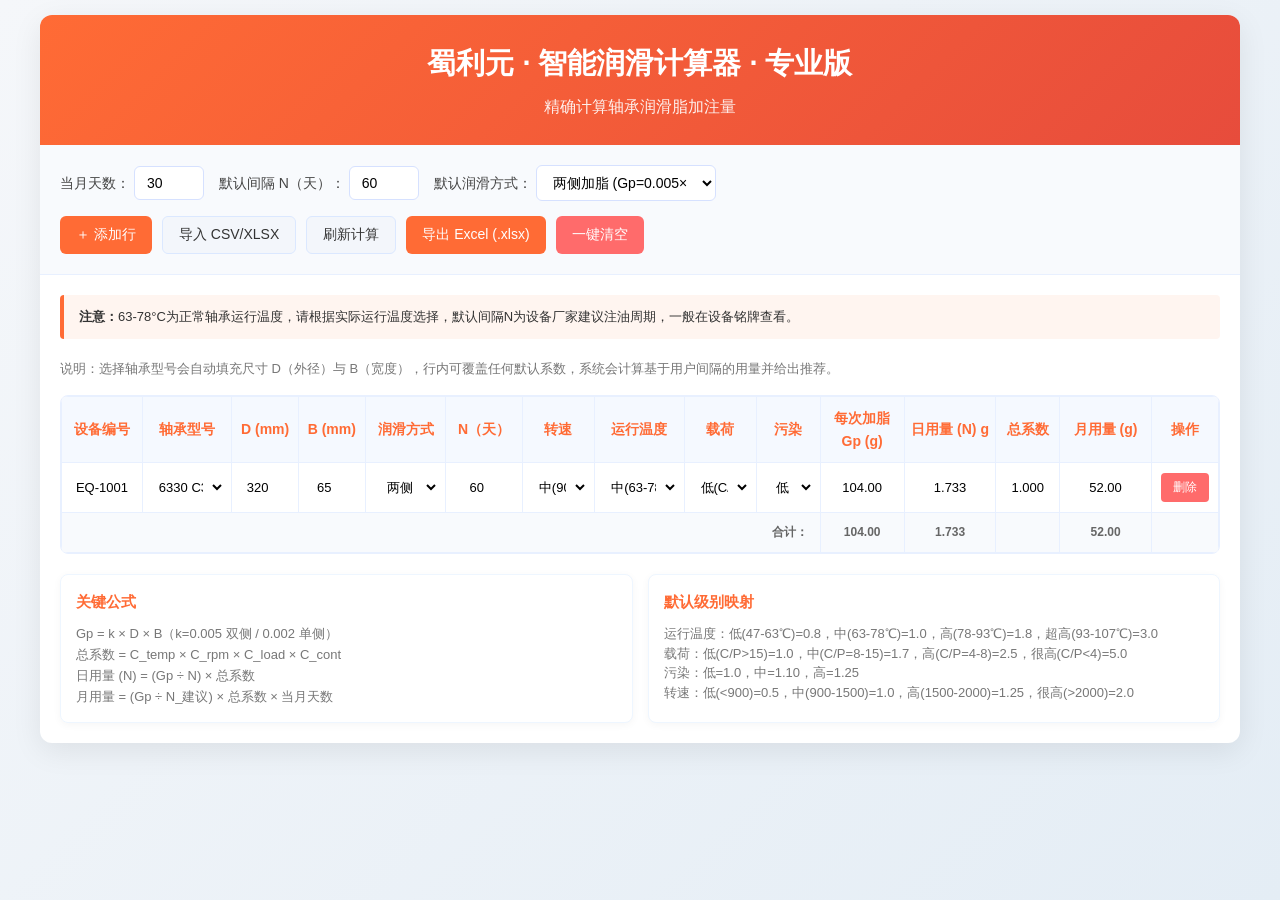
<file: bearing-calc-source.html>
﻿<!DOCTYPE html>
<html lang="zh-CN">
<head>
    <meta charset="utf-8"/>
    <title>蜀利元 · 智能润滑计算器 · 专业版</title>
    <meta name="viewport" content="width=device-width,initial-scale=1"/>
    <style>
        * {
            box-sizing: border-box;
            margin: 0;
            padding: 0;
            font-family: 'Segoe UI', -apple-system, 'PingFang SC', 'Microsoft YaHei', Arial, sans-serif;
        }
        
        body {
            background: linear-gradient(135deg, #f5f7fa 0%, #e4edf5 100%);
            color: #333;
            line-height: 1.6;
            padding: 15px;
            min-height: 100vh;
        }
        
        .container {
            max-width: 1200px;
            margin: 0 auto;
            background-color: #fff;
            border-radius: 12px;
            box-shadow: 0 8px 30px rgba(0, 0, 0, 0.08);
            overflow: hidden;
        }
        
        header {
            background: linear-gradient(135deg, #ff6b35 0%, #e74c3c 100%);
            color: white;
            padding: 25px 20px;
            text-align: center;
        }
        
        h1 {
            font-size: 1.8rem;
            margin-bottom: 8px;
            font-weight: 600;
        }
        
        .description {
            font-size: 1rem;
            opacity: 0.9;
            max-width: 800px;
            margin: 0 auto;
        }
        
        .top-panel {
            background: #f8fafd;
            padding: 20px;
            border-bottom: 1px solid #e8f0ff;
        }
        
        .control-group {
            display: flex;
            gap: 15px;
            flex-wrap: wrap;
            align-items: center;
            margin-bottom: 15px;
        }
        
        .control-row {
            display: flex;
            gap: 15px;
            flex-wrap: wrap;
            align-items: center;
        }
        
        label {
            font-size: 14px;
            color: #444;
            font-weight: 500;
        }
        
        .input-field, select {
            padding: 8px 12px;
            border: 1px solid #d6e1ff;
            border-radius: 6px;
            font-size: 14px;
            transition: all 0.3s;
            background: white;
        }
        
        .input-field:focus, select:focus {
            border-color: #ff6b35;
            outline: none;
            box-shadow: 0 0 0 3px rgba(255, 107, 53, 0.1);
        }
        
        .action-buttons {
            display: flex;
            gap: 10px;
            margin-top: 15px;
            flex-wrap: wrap;
        }
        
        .btn {
            padding: 9px 16px;
            border-radius: 6px;
            border: none;
            font-size: 14px;
            font-weight: 500;
            cursor: pointer;
            transition: all 0.3s;
            display: flex;
            align-items: center;
            gap: 6px;
        }
        
        .btn-primary {
            background: #ff6b35;
            color: white;
        }
        
        .btn-primary:hover {
            background: #e74c3c;
            transform: translateY(-2px);
            box-shadow: 0 4px 8px rgba(255, 107, 53, 0.2);
        }
        
        .btn-secondary {
            background: #f3f6fb;
            color: #333;
            border: 1px solid #dbe8ff;
        }
        
        .btn-secondary:hover {
            background: #e9eff9;
        }
        
        .btn-danger {
            background: #ff6b6b;
            color: white;
        }
        
        .btn-danger:hover {
            background: #ff5252;
        }
        
        .content-area {
            padding: 20px;
        }
        
        .table-container {
            overflow-x: auto;
            border-radius: 8px;
            border: 1px solid #e8f0ff;
            margin-bottom: 20px;
        }
        
        table {
            width: 100%;
            border-collapse: collapse;
            font-size: 14px;
            min-width: 900px;
        }
        
        th, td {
            border: 1px solid #e8f0ff;
            padding: 10px 6px;
            text-align: center;
            vertical-align: middle;
        }
        
        th {
            background: #f5f9ff;
            position: sticky;
            top: 0;
            z-index: 2;
            font-weight: 600;
            color: #ff6b35;
        }
        
        td input, td select {
            width: 100%;
            box-sizing: border-box;
            border: none;
            padding: 6px;
            text-align: center;
            background: transparent;
            font-size: 13px;
        }
        
        td input:focus, td select:focus {
            outline: none;
            background: rgba(255, 107, 53, 0.05);
            border-radius: 4px;
        }
        
        .small-text {
            font-size: 12px;
            color: #666;
        }
        
        .muted-text {
            color: #777;
            font-size: 13px;
        }
        
        .summary-panel {
            display: flex;
            gap: 15px;
            margin-top: 20px;
            flex-wrap: wrap;
        }
        
        .card {
            background: #fff;
            border: 1px solid #eef6ff;
            padding: 15px;
            border-radius: 8px;
            flex: 1;
            min-width: 300px;
            box-shadow: 0 2px 8px rgba(0, 0, 0, 0.04);
        }
        
        .card-title {
            font-weight: 600;
            margin-bottom: 10px;
            color: #ff6b35;
            font-size: 15px;
        }
        
        .footer-row {
            font-weight: 600;
            background: #f8fafd;
        }
        
        .delete-btn {
            background: #ff6b6b;
            color: white;
            border: none;
            border-radius: 4px;
            padding: 6px 12px;
            font-size: 12px;
            cursor: pointer;
            transition: background 0.3s;
        }
        
        .delete-btn:hover {
            background: #ff5252;
        }
        
        .note-box {
            background: #fff5f0;
            border-left: 4px solid #ff6b35;
            padding: 12px 15px;
            margin-bottom: 20px;
            border-radius: 4px;
            font-size: 13px;
        }
        
        /* 移动端适配 */
        @media (max-width: 768px) {
            body {
                padding: 10px;
            }
            
            header {
                padding: 20px 15px;
            }
            
            h1 {
                font-size: 1.5rem;
            }
            
            .description {
                font-size: 0.9rem;
            }
            
            .top-panel {
                padding: 15px;
            }
            
            .control-group, .control-row {
                flex-direction: column;
                align-items: flex-start;
                gap: 10px;
            }
            
            .action-buttons {
                justify-content: center;
            }
            
            .btn {
                flex: 1;
                justify-content: center;
                min-width: 120px;
            }
            
            .content-area {
                padding: 15px;
            }
            
            .card {
                min-width: 100%;
            }
            
            table {
                min-width: 700px;
            }
            
            th, td {
                padding: 8px 4px;
                font-size: 13px;
            }
            
            .summary-panel {
                flex-direction: column;
            }
        }
        
        @media (max-width: 480px) {
            header {
                padding: 15px 10px;
            }
            
            h1 {
                font-size: 1.3rem;
            }
            
            .description {
                font-size: 0.85rem;
            }
            
            .top-panel {
                padding: 10px;
            }
            
            .action-buttons {
                flex-direction: column;
            }
            
            .btn {
                width: 100%;
            }
            
            .content-area {
                padding: 10px;
            }
            
            .card {
                padding: 12px;
            }
            
            .note-box {
                padding: 10px 12px;
            }
        }
    </style>
</head>
<body>
    <div class="container">
        <header>
            <h1>蜀利元 · 智能润滑计算器 · 专业版</h1>
            <p class="description">精确计算轴承润滑脂加注量</p>
        </header>
        
        <div class="top-panel">
            <div class="control-group">
                <div class="control-row">
                    <label>当月天数： <input id="monthDays" class="input-field" type="number" value="30" min="1" style="width:70px"></label>
                    <label>默认间隔 N（天）： <input id="defaultN" class="input-field" type="number" value="60" min="1" style="width:70px"></label>
                    <label>默认润滑方式：
                        <select id="defaultMethod" class="input-field" style="width:180px">
                            <option value="both">两侧加脂 (Gp=0.005×D×B)</option>
                            <option value="one">单侧加脂 (Gp=0.002×D×B)</option>
                        </select>
                    </label>
                </div>
            </div>
            
            <div class="action-buttons">
                <button id="addBtn" class="btn btn-primary">＋ 添加行</button>
                <button id="importBtn" class="btn btn-secondary">导入 CSV/XLSX</button>
                <input id="fileInput" type="file" accept=".csv,.xls,.xlsx" style="display:none">
                <button id="calcBtn" class="btn btn-secondary">刷新计算</button>
                <button id="exportBtn" class="btn btn-primary">导出 Excel (.xlsx)</button>
                <button id="clearBtn" class="btn btn-danger">一键清空</button>
            </div>
        </div>
        
        <div class="content-area">
            <div class="note-box">
                <strong>注意：</strong>63-78°C为正常轴承运行温度，请根据实际运行温度选择，默认间隔N为设备厂家建议注油周期，一般在设备铭牌查看。
            </div>
            
            <p class="muted-text" style="margin-bottom: 15px;">说明：选择轴承型号会自动填充尺寸 D（外径）与 B（宽度），行内可覆盖任何默认系数，系统会计算基于用户间隔的用量并给出推荐。</p>
            
            <div class="table-container">
                <table id="grid">
                    <thead>
                        <tr>
                            <th style="width: 90px;">设备编号</th>
                            <th style="width: 100px;">轴承型号</th>
                            <th style="width: 70px;">D (mm)</th>
                            <th style="width: 70px;">B (mm)</th>
                            <th style="width: 90px;">润滑方式</th>
                            <th style="width: 80px;">N（天）</th>
                            <th style="width: 80px;">转速</th>
                            <th style="width: 100px;">运行温度</th>
                            <th style="width: 80px;">载荷</th>
                            <th style="width: 70px;">污染</th>
                            <th style="width: 90px;">每次加脂 Gp (g)</th>
                            <th style="width: 100px;">日用量 (N) g</th>
                            <th style="width: 70px;">总系数</th>
                            <th style="width: 100px;">月用量 (g)</th>
                            <th style="width: 70px;">操作</th>
                        </tr>
                    </thead>
                    <tbody id="gridBody"></tbody>
                    <tfoot>
                        <tr class="footer-row">
                            <td colspan="10" style="text-align:right;padding-right:12px" class="small-text">合计：</td>
                            <td id="sumGp" class="small-text">0.00</td>
                            <td id="sumUserDaily" class="small-text">0.000</td>
                            <td></td>
                            <td id="sumRecMonthly" class="small-text">0.00</td>
                            <td></td>
                        </tr>
                    </tfoot>
                </table>
            </div>
            
            <div class="summary-panel">
                <div class="card">
                    <div class="card-title">关键公式</div>
                    <div class="muted-text" style="line-height:1.6">
                        Gp = k × D × B（k=0.005 双侧 / 0.002 单侧）<br>
                        总系数 = C_temp × C_rpm × C_load × C_cont<br>
                        日用量 (N) = (Gp ÷ N) × 总系数<br>
                        月用量 = (Gp ÷ N_建议) × 总系数 × 当月天数
                    </div>
                </div>
                
                <div class="card">
                    <div class="card-title">默认级别映射</div>
                    <div class="muted-text" style="line-height:1.5">
                        运行温度：低(47-63℃)=0.8，中(63-78℃)=1.0，高(78-93℃)=1.8，超高(93-107℃)=3.0<br>
                        载荷：低(C/P>15)=1.0，中(C/P=8-15)=1.7，高(C/P=4-8)=2.5，很高(C/P<4)=5.0<br>
                        污染：低=1.0，中=1.10，高=1.25<br>
                        转速：低(<900)=0.5，中(900-1500)=1.0，高(1500-2000)=1.25，很高(>2000)=2.0
                    </div>
                </div>
            </div>
        </div>
    </div>

    <script>
        /* ========= 准确轴承数据库（基于标准尺寸） ========= */
        const bearingDB = {
            // 深沟球轴承 60系列
            "6000":{D:26,B:8},"6001":{D:28,B:8},"6002":{D:32,B:9},"6003":{D:35,B:10},
            "6004":{D:42,B:12},"6005":{D:47,B:12},"6006":{D:55,B:13},"6007":{D:62,B:14},
            "6008":{D:68,B:15},"6009":{D:75,B:16},"6010":{D:80,B:16},"6011":{D:90,B:18},
            "6012":{D:95,B:18},"6013":{D:100,B:18},"6014":{D:110,B:20},"6015":{D:115,B:20},
            "6016":{D:125,B:22},"6017":{D:130,B:22},"6018":{D:140,B:24},"6019":{D:145,B:24},
            "6020":{D:150,B:24},
            
            // 深沟球轴承 62系列
            "6200":{D:30,B:9},"6201":{D:32,B:10},"6202":{D:35,B:11},"6203":{D:40,B:12},
            "6204":{D:47,B:14},"6205":{D:52,B:15},"6206":{D:62,B:16},"6207":{D:72,B:17},
            "6208":{D:80,B:18},"6209":{D:85,B:19},"6210":{D:90,B:20},"6211":{D:100,B:21},
            "6212":{D:110,B:22},"6213":{D:120,B:23},"6214":{D:125,B:24},"6215":{D:130,B:25},
            "6216":{D:140,B:26},"6217":{D:150,B:28},"6218":{D:160,B:30},"6219":{D:170,B:32},
            "6220":{D:180,B:34},
            
            // 深沟球轴承 63系列
            "6300":{D:35,B:11},"6301":{D:37,B:12},"6302":{D:40,B:12},"6303":{D:47,B:14},
            "6304":{D:52,B:15},"6305":{D:62,B:17},"6306":{D:72,B:19},"6307":{D:80,B:21},
            "6308":{D:90,B:23},"6309":{D:100,B:25},"6310":{D:110,B:27},"6311":{D:120,B:29},
            "6312":{D:130,B:31},"6313":{D:140,B:33},"6314":{D:150,B:35},"6315":{D:160,B:37},
            "6316":{D:170,B:39},"6317":{D:180,B:41},"6318":{D:190,B:43},"6319":{D:200,B:45},
            "6320":{D:215,B:47},
            
            // 深沟球轴承 64系列
            "6403":{D:62,B:17},"6404":{D:72,B:19},"6405":{D:80,B:21},"6406":{D:90,B:23},
            "6407":{D:100,B:25},"6408":{D:110,B:27},"6409":{D:120,B:29},"6410":{D:130,B:31},
            "6411":{D:140,B:33},"6412":{D:150,B:35},"6413":{D:160,B:37},"6414":{D:175,B:41},
            "6415":{D:190,B:45},"6416":{D:200,B:48},"6417":{D:210,B:52},"6418":{D:225,B:56},
            
            // 角接触球轴承 72系列
            "7200":{D:35,B:11},"7201":{D:37,B:12},"7202":{D:40,B:12},"7203":{D:47,B:14},
            "7204":{D:52,B:15},"7205":{D:62,B:17},"7206":{D:72,B:19},"7207":{D:80,B:21},
            "7208":{D:90,B:23},"7209":{D:100,B:25},"7210":{D:110,B:27},"7211":{D:120,B:29},
            "7212":{D:130,B:31},"7213":{D:140,B:33},"7214":{D:150,B:35},"7215":{D:160,B:37},
            "7216":{D:170,B:39},"7217":{D:180,B:41},"7218":{D:190,B:43},"7219":{D:200,B:45},
            "7220":{D:215,B:47},
            
            // 圆柱滚子轴承 N系列
            "N202":{D:35,B:11},"N203":{D:40,B:12},"N204":{D:47,B:14},"N205":{D:52,B:15},
            "N206":{D:62,B:16},"N207":{D:72,B:17},"N208":{D:80,B:18},"N209":{D:85,B:19},
            "N210":{D:90,B:20},"N211":{D:100,B:21},"N212":{D:110,B:22},"N213":{D:120,B:23},
            "N214":{D:125,B:24},"N215":{D:130,B:25},"N216":{D:140,B:26},"N217":{D:150,B:28},
            "N218":{D:160,B:30},"N219":{D:170,B:32},"N220":{D:180,B:34},
            
            // 圆柱滚子轴承 NU系列
            "NU202":{D:35,B:11},"NU203":{D:40,B:12},"NU204":{D:47,B:14},"NU205":{D:52,B:15},
            "NU206":{D:62,B:16},"NU207":{D:72,B:17},"NU208":{D:80,B:18},"NU209":{D:85,B:19},
            "NU210":{D:90,B:20},"NU211":{D:100,B:21},"NU212":{D:110,B:22},"NU213":{D:120,B:23},
            "NU214":{D:125,B:24},"NU215":{D:130,B:25},"NU216":{D:140,B:26},"NU217":{D:150,B:28},
            "NU218":{D:160,B:30},"NU219":{D:170,B:32},"NU220":{D:180,B:34},
            
            // 调心球轴承 12系列
            "1200":{D:30,B:9},"1201":{D:32,B:10},"1202":{D:35,B:11},"1203":{D:40,B:12},
            "1204":{D:47,B:14},"1205":{D:52,B:15},"1206":{D:62,B:16},"1207":{D:72,B:17},
            "1208":{D:80,B:18},"1209":{D:85,B:19},"1210":{D:90,B:20},"1211":{D:100,B:21},
            "1212":{D:110,B:22},"1213":{D:120,B:23},"1214":{D:125,B:24},"1215":{D:130,B:25},
            "1216":{D:140,B:26},"1217":{D:150,B:28},"1218":{D:160,B:30},"1219":{D:170,B:32},
            "1220":{D:180,B:34},
            
            // 调心滚子轴承 222系列
            "22205":{D:52,B:18},"22206":{D:62,B:20},"22207":{D:72,B:23},"22208":{D:80,B:23},
            "22209":{D:85,B:23},"22210":{D:90,B:23},"22211":{D:100,B:25},"22212":{D:110,B:28},
            "22213":{D:120,B:31},"22214":{D:125,B:31},"22215":{D:130,B:31},"22216":{D:140,B:33},
            "22217":{D:150,B:36},"22218":{D:160,B:40},"22219":{D:170,B:43},"22220":{D:180,B:46},
            
            // 调心滚子轴承 223系列
            "22308":{D:90,B:33},"22309":{D:100,B:36},"22310":{D:110,B:40},"22311":{D:120,B:43},
            "22312":{D:130,B:46},"22313":{D:140,B:48},"22314":{D:150,B:51},"22315":{D:160,B:55},
            "22316":{D:170,B:58},"22317":{D:180,B:60},"22318":{D:190,B:64},"22319":{D:200,B:67},
            "22320":{D:215,B:73},
            
            // 圆锥滚子轴承 302系列
            "30203":{D:40,B:14},"30204":{D:47,B:15},"30205":{D:52,B:17},"30206":{D:62,B:17},
            "30207":{D:72,B:18},"30208":{D:80,B:20},"30209":{D:85,B:21},"30210":{D:90,B:22},
            "30211":{D:100,B:23},"30212":{D:110,B:24},"30213":{D:120,B:26},"30214":{D:125,B:27},
            "30215":{D:130,B:28},"30216":{D:140,B:29},"30217":{D:150,B:31},"30218":{D:160,B:33},
            "30219":{D:170,B:35},"30220":{D:180,B:37},
            
            // 圆锥滚子轴承 322系列
            "32204":{D:47,B:19},"32205":{D:52,B:19},"32206":{D:62,B:21},"32207":{D:72,B:24},
            "32208":{D:80,B:25},"32209":{D:85,B:26},"32210":{D:90,B:24},"32211":{D:100,B:27},
            "32212":{D:110,B:30},"32213":{D:120,B:33},"32214":{D:125,B:34},"32215":{D:130,B:35},
            "32216":{D:140,B:37},"32217":{D:150,B:40},"32218":{D:160,B:43},"32219":{D:170,B:46},
            "32220":{D:180,B:49},
            
            // 推力球轴承 511系列
            "51100":{D:26,B:9},"51101":{D:28,B:9},"51102":{D:30,B:9},"51103":{D:35,B:10},
            "51104":{D:40,B:11},"51105":{D:42,B:11},"51106":{D:47,B:12},"51107":{D:52,B:12},
            "51108":{D:60,B:13},"51109":{D:68,B:15},"51110":{D:70,B:14},"51111":{D:78,B:16},
            "51112":{D:85,B:17},"51113":{D:90,B:18},"51114":{D:95,B:18},"51115":{D:100,B:19},
            "51116":{D:110,B:19},"51117":{D:120,B:19},"51118":{D:125,B:22},"51120":{D:150,B:25},
            
            // 特殊型号和常用型号
            "6330":{D:320,B:65},"6330 C3":{D:320,B:65},
            "32008":{D:68,B:19},"32010":{D:80,B:21},
            "NUP312":{D:130,B:34},"NJ312":{D:130,B:31},
            "23144":{D:370,B:120},"23244":{D:400,B:144},
            "24044":{D:340,B:118},"24144":{D:360,B:150},
            "22244":{D:400,B:108},"22344":{D:420,B:140}
        };
        
        /* ========= 映射量表 ========= */
        const tempMap = { "低":0.8, "中":1.0, "高":1.8, "超高":3.0 };
        const loadMap = { "低":1.0, "中":1.7, "高":2.5, "很高":5.0 };
        const contamMap = { "低":1.0, "中":1.10, "高":1.25 };
        const rpmMap = { "低":0.5, "中":1.0, "高":1.25, "很高":2.0 };

        /* ========== DOM 元素 ========== */
        const gridBody = document.getElementById('gridBody');
        const monthDays = document.getElementById('monthDays');
        const defaultN = document.getElementById('defaultN');
        const defaultMethod = document.getElementById('defaultMethod');
        const addBtn = document.getElementById('addBtn');
        const importBtn = document.getElementById('importBtn');
        const fileInput = document.getElementById('fileInput');
        const calcBtn = document.getElementById('calcBtn');
        const exportBtn = document.getElementById('exportBtn');
        const clearBtn = document.getElementById('clearBtn');

        addBtn.addEventListener('click', ()=>addRow());
        importBtn.addEventListener('click', ()=>fileInput.click());
        fileInput.addEventListener('change', handleFile);
        calcBtn.addEventListener('click', recalcAll);
        exportBtn.addEventListener('click', exportXLSX);
        clearBtn.addEventListener('click', ()=>{ if(confirm('确认清空全部行？')){ gridBody.innerHTML=''; recalcAll(); } });

        /* ========== 创建行函数 ========== */
        function createInputCell(value='', type='text') {
            const td = document.createElement('td');
            const inp = document.createElement('input');
            inp.type = type; inp.value = value !== undefined ? value : '';
            inp.addEventListener('input', ()=>{ const tr = td.closest('tr'); recalcRow(tr); });
            td.appendChild(inp); return td;
        }
        function createSelectCell(opts=[], value='') {
            const td = document.createElement('td');
            const sel = document.createElement('select');
            opts.forEach(o=>{ const op=document.createElement('option'); op.value=o.value; op.text=o.text; sel.appendChild(op); });
            sel.value = value;
            sel.addEventListener('change', ()=>{ const tr=td.closest('tr'); recalcRow(tr); });
            td.appendChild(sel); return td;
        }

        function addRow(def={}) {
            const tr = document.createElement('tr');

            const deviceTd = createInputCell(def.device || '', 'text');

            // model select with auto-fill
            const modelTd = document.createElement('td');
            const modelSel = document.createElement('select');
            const emptyOpt = document.createElement('option'); emptyOpt.value=''; emptyOpt.text='-- 选择/手动 --';
            modelSel.appendChild(emptyOpt);
            for (const k of Object.keys(bearingDB)) { const op=document.createElement('option'); op.value=k; op.text=k; modelSel.appendChild(op); }
            modelSel.value = def.model || '';
            modelSel.addEventListener('change', (e)=>{
                const v = e.target.value;
                if (bearingDB[v]) {
                    tr.querySelector('td[data-col="D"] input').value = bearingDB[v].D;
                    tr.querySelector('td[data-col="B"] input').value = bearingDB[v].B;
                }
                recalcRow(tr);
            });
            modelSel.addEventListener('input', ()=>recalcRow(tr));
            modelTd.appendChild(modelSel);

            const dTd = createInputCell(def.D || '', 'number'); dTd.setAttribute('data-col','D');
            const bTd = createInputCell(def.B || '', 'number'); bTd.setAttribute('data-col','B');

            // 使用全局默认值
            const defaultMethodValue = def.method || defaultMethod.value;
            const methodTd = createSelectCell([{value:'both',text:'两侧'},{value:'one',text:'单侧'}], defaultMethodValue);
            
            // 使用全局默认值
            const defaultNValue = def.N || defaultN.value || 60;
            const nTd = createInputCell(defaultNValue, 'number');
            
            // 转速选择框
            const defaultRpm = def.rpm || '中';
            const rpmTd = createSelectCell(
                [{value:'低',text:'低(<900)'},{value:'中',text:'中(900-1500)'},{value:'高',text:'高(1500-2000)'},{value:'很高',text:'很高(>2000)'}],
                defaultRpm
            );
            
            // 运行温度选择框
            const defaultTemp = def.temp || '中';
            const tempTd = createSelectCell(
                [{value:'低',text:'低(47-63℃)'},{value:'中',text:'中(63-78℃)'},{value:'高',text:'高(78-93℃)'},{value:'超高',text:'超高(93-107℃)'}],
                defaultTemp
            );
            
            // 载荷选择框
            const defaultLoad = def.load || '低';
            const loadTd = createSelectCell(
                [{value:'低',text:'低(C/P>15)'},{value:'中',text:'中(C/P=8-15)'},{value:'高',text:'高(C/P=4-8)'},{value:'很高',text:'很高(C/P<4)'}],
                defaultLoad
            );

            // 污染选择框
            const defaultContam = def.contam || '低';
            const contamTd = createSelectCell(
                [{value:'低',text:'低'},{value:'中',text:'中'},{value:'高',text:'高'}],
                defaultContam
            );

            const gpTd = document.createElement('td'); gpTd.appendChild(Object.assign(document.createElement('input'),{readOnly:true}));
            const userDailyTd = document.createElement('td'); userDailyTd.appendChild(Object.assign(document.createElement('input'),{readOnly:true}));
            const coefTd = document.createElement('td'); coefTd.appendChild(Object.assign(document.createElement('input'),{readOnly:true}));
            const recMonthTd = document.createElement('td'); recMonthTd.appendChild(Object.assign(document.createElement('input'),{readOnly:true}));

            const opTd = document.createElement('td');
            const del = document.createElement('button'); del.className='delete-btn'; del.textContent='删除';
            del.addEventListener('click', ()=>{ if(confirm('删除该行？')){ tr.remove(); recalcAll(); }});
            opTd.appendChild(del);

            // append in order
            tr.appendChild(deviceTd);
            tr.appendChild(modelTd);
            tr.appendChild(dTd);
            tr.appendChild(bTd);
            tr.appendChild(methodTd);
            tr.appendChild(nTd);
            tr.appendChild(rpmTd);
            tr.appendChild(tempTd);
            tr.appendChild(loadTd);
            tr.appendChild(contamTd);
            tr.appendChild(gpTd);
            tr.appendChild(userDailyTd);
            tr.appendChild(coefTd);
            tr.appendChild(recMonthTd);
            tr.appendChild(opTd);

            gridBody.appendChild(tr);
            recalcRow(tr);
        }

        /* ========== 计算行 ========== */
        function recalcRow(tr) {
            try {
                const tds = tr.querySelectorAll('td');
                const D = parseFloat(tds[2].querySelector('input').value) || 0;
                const B = parseFloat(tds[3].querySelector('input').value) || 0;
                const method = tds[4].querySelector('select').value;
                const N_user = Math.max(1, parseFloat(tds[5].querySelector('input').value) || parseInt(defaultN.value) || 60);
                const rpmLevel = tds[6].querySelector('select').value;
                const tempLevel = tds[7].querySelector('select').value;
                const loadLevel = tds[8].querySelector('select').value;
                const contamLevel = tds[9].querySelector('select').value;

                // 每次加脂量 Gp
                let Gp = 0;
                if (D>0 && B>0) Gp = (method==='both') ? 0.005 * D * B : 0.002 * D * B;

                // determine per-row coefficients
                const tempCoef = tempMap[tempLevel] || 1.0;
                const rpmCoef = rpmMap[rpmLevel] || 1.0;
                const loadCoef = loadMap[loadLevel] || 1.0;
                const contCoef = contamMap[contamLevel] || 1.0;

                const totalCoef = parseFloat((tempCoef * rpmCoef * loadCoef * contCoef).toFixed(6)) || 1.0;

                const baseDaily_user = (N_user>0) ? (Gp / N_user) : 0;
                const actualDaily_user = baseDaily_user * totalCoef;

                // 建议间隔：N_suggest = max(1, round(N_user / totalCoef))
                const N_suggest = Math.max(1, Math.round(N_user / (totalCoef || 1)));
                const baseDaily_rec = (N_suggest>0) ? (Gp / N_suggest) : 0;
                const actualDaily_rec = baseDaily_rec * totalCoef;
                const monthDaysVal = Math.max(1, parseInt(monthDays.value) || 30);
                const monthly_rec = actualDaily_rec * monthDaysVal;

                // 写入单元格
                tds[10].querySelector('input').value = Gp ? Gp.toFixed(2) : '';
                tds[11].querySelector('input').value = actualDaily_user ? actualDaily_user.toFixed(3) : '';
                tds[12].querySelector('input').value = totalCoef.toFixed(3);
                tds[13].querySelector('input').value = monthly_rec ? monthly_rec.toFixed(2) : '';

                recalcSummary();
            } catch(e){ console.error(e); }
        }

        /* ========== 整表计算与汇总 ========== */
        function recalcAll(){ const rows=Array.from(gridBody.querySelectorAll('tr')); rows.forEach(r=>recalcRow(r)); }

        function recalcSummary(){
            let sumGp=0,sumUserDaily=0,sumRecMonthly=0;
            const rows=Array.from(gridBody.querySelectorAll('tr'));
            rows.forEach(r=>{
                const cells=r.querySelectorAll('td');
                sumGp += parseFloat(cells[10].querySelector('input').value) || 0;
                sumUserDaily += parseFloat(cells[11].querySelector('input').value) || 0;
                sumRecMonthly += parseFloat(cells[13].querySelector('input').value) || 0;
            });
            document.getElementById('sumGp').textContent = sumGp.toFixed(2);
            document.getElementById('sumUserDaily').textContent = sumUserDaily.toFixed(3);
            document.getElementById('sumRecMonthly').textContent = sumRecMonthly.toFixed(2);
        }

        /* ========== 导入 CSV/XLSX ========== */
        async function handleFile(e){
            const f = e.target.files[0];
            if(!f) return;
            if(typeof XLSX === 'undefined') await loadScript('https://cdn.sheetjs.com/xlsx-latest/package/dist/xlsx.full.min.js');
            const name = f.name.toLowerCase();
            const reader = new FileReader();
            reader.onload = (ev)=>{
                let data = ev.target.result;
                let workbook;
                try{
                    if(name.endsWith('.csv')) workbook = XLSX.read(data, {type:'binary', raw:true});
                    else workbook = XLSX.read(data, {type:'array'});
                }catch(err){
                    try{ workbook = XLSX.read(data, {type:'binary'}); }catch(e){ alert('无法读取文件'); return; }
                }
                const firstSheet = workbook.Sheets[workbook.SheetNames[0]];
                const aoa = XLSX.utils.sheet_to_json(firstSheet, {header:1, defval:''});
                if(aoa.length===0){ alert('导入文件为空'); return;}
                const header = aoa[0].map(h=>String(h||'').trim().toLowerCase());
                const mapping = {};
                header.forEach((h,i)=>{
                    if(h.includes('设备')||h.includes('device')) mapping[i]='device';
                    else if(h.includes('型号')||h.includes('model')) mapping[i]='model';
                    else if(h==='d' || h.includes('外径')||h.includes('dia')) mapping[i]='D';
                    else if(h==='b' || h.includes('宽')||h.includes('width')) mapping[i]='B';
                    else if(h.includes('润滑方式')||h.includes('method')) mapping[i]='method';
                    else if(h.includes('间隔')||h==='n') mapping[i]='N';
                    else if(h.includes('转速')||h.includes('rpm')) mapping[i]='rpm';
                    else if(h.includes('运行温度')||h.includes('temp')) mapping[i]='temp';
                    else if(h.includes('载荷')||h.includes('load')) mapping[i]='load';
                    else if(h.includes('污染')) mapping[i]='contam';
                });
                const dataRows = aoa.slice(1);
                dataRows.forEach(row=>{
                    const obj={};
                    row.forEach((cell,i)=>{ const key=mapping[i]; if(key) obj[key]=cell; });
                    addRow({
                        device: obj.device||'',
                        model: obj.model||'',
                        D: obj.D||'',
                        B: obj.B||'',
                        method: (String(obj.method||'').includes('单')) ? 'one' : (String(obj.method||'').includes('两')? 'both': defaultMethod.value),
                        N: obj.N||defaultN.value,
                        rpm: obj.rpm||'中',
                        temp: obj.temp||'中',
                        load: obj.load||'低',
                        contam: obj.contam||'低'
                    });
                });
                fileInput.value=''; recalcAll(); alert('导入完成：' + dataRows.length + ' 行已添加（请检查并点击刷新计算）');
            };
            if(name.endsWith('.csv')) reader.readAsBinaryString(f); else reader.readAsArrayBuffer(f);
        }

        /* ========== 导出 Excel（美化） ========== */
        async function exportXLSX(){
            const rowsEls = Array.from(gridBody.querySelectorAll('tr'));
            if(rowsEls.length===0){ alert('表格为空，先添加数据再导出'); return; }
            if(typeof XLSX === 'undefined') await loadScript('https://cdn.sheetjs.com/xlsx-latest/package/dist/xlsx.full.min.js');

            const title = '智能单点润滑统计表';
            const header = ['设备编号','轴承型号','D (mm)','B (mm)','润滑方式','间隔 N (天)','转速','运行温度','载荷','污染','每次加脂 Gp (g)','日用量 (N) g','总系数','月用量 (g)'];
            const aoa = [];
            aoa.push([title]);
            aoa.push(['生成时间:', new Date().toLocaleString(), '当月天数:', monthDays.value, '默认间隔:', defaultN.value]);
            aoa.push(header);

            rowsEls.forEach(tr=>{
                const cells = tr.querySelectorAll('td');
                aoa.push([
                    cells[0].querySelector('input').value.trim(),
                    cells[1].querySelector('select').value.trim(),
                    cells[2].querySelector('input').value.trim(),
                    cells[3].querySelector('input').value.trim(),
                    cells[4].querySelector('select').value === 'both' ? '两侧' : '单侧',
                    cells[5].querySelector('input').value.trim(),
                    cells[6].querySelector('select').value,
                    cells[7].querySelector('select').value,
                    cells[8].querySelector('select').value,
                    cells[9].querySelector('select').value,
                    cells[10].querySelector('input').value.trim(),
                    cells[11].querySelector('input').value.trim(),
                    cells[12].querySelector('input').value.trim(),
                    cells[13].querySelector('input').value.trim()
                ]);
            });

            // summary row
            aoa.push([]);
            aoa.push(['合计','','','','','','','','','',
                document.getElementById('sumGp').textContent,
                document.getElementById('sumUserDaily').textContent,
                '',
                document.getElementById('sumRecMonthly').textContent
            ]);

            const wb = XLSX.utils.book_new();
            const ws = XLSX.utils.aoa_to_sheet(aoa);

            // merges: title across header len; second row small info merge
            ws['!merges'] = ws['!merges'] || [];
            ws['!merges'].push({s:{r:0,c:0}, e:{r:0,c:header.length-1}});
            ws['!merges'].push({s:{r:1,c:1}, e:{r:1,c:2}});

            // set widths
            ws['!cols'] = [
                {wch:10},{wch:12},{wch:8},{wch:8},{wch:10},{wch:10},{wch:8},{wch:12},{wch:10},{wch:8},
                {wch:12},{wch:12},{wch:8},{wch:12}
            ];

            // style title + header + summary
            function setStyle(r,c,style){
                const addr = XLSX.utils.encode_cell({r:r,c:c});
                ws[addr] = ws[addr] || {t:'s', v: ws[addr] && ws[addr].v ? ws[addr].v : ''};
                ws[addr].s = Object.assign(ws[addr].s||{}, style);
            }
            // title
            for(let c=0;c<header.length;c++){
                setStyle(0,c,{font:{bold:true,sz:14},alignment:{horizontal:'center',vertical:'center'}});
            }
            // header row at index 2
            for(let c=0;c<header.length;c++){
                setStyle(2,c,{font:{bold:true},fill:{fgColor:{rgb:"DDE9FF"}},alignment:{horizontal:'center'},border:{
                    top:{style:'thin',color:{rgb:'B7C9E9'}},bottom:{style:'thin',color:{rgb:'B7C9E9'}},
                    left:{style:'thin',color:{rgb:'B7C9E9'}},right:{style:'thin',color:{rgb:'B7C9E9'}}
                }});
            }
            // data rows borders
            const dataStart = 3;
            for(let r=dataStart;r<dataStart+rowsEls.length;r++){
                for(let c=0;c<header.length;c++){
                    setStyle(r,c,{alignment:{horizontal:'center'},border:{
                        top:{style:'thin',color:{rgb:'E6EEF9'}},bottom:{style:'thin',color:{rgb:'E6EEF9'}},
                        left:{style:'thin',color:{rgb:'E6EEF9'}},right:{style:'thin',color:{rgb:'E6EEF9'}}
                    }});
                }
            }
            // summary last row
            const summaryRow = aoa.length-1;
            for(let c=0;c<header.length;c++){
                setStyle(summaryRow,c,{font:{bold:true},fill:{fgColor:{rgb:'F3F5F7'}},alignment:{horizontal:'center'}});
            }

            // freeze
            ws['!freeze'] = {xSplit:"0", ySplit:"3"};
            ws['!autofilter'] = {ref: XLSX.utils.encode_range({s:{r:2,c:0}, e:{r:2,c:header.length-1}})};

            XLSX.utils.book_append_sheet(wb, ws, '润滑计划');
            const dt = new Date();
            const fname = `润滑计划_${dt.getFullYear()}${String(dt.getMonth()+1).padStart(2,'0')}${String(dt.getDate()).padStart(2,'0')}.xlsx`;
            XLSX.writeFile(wb, fname);
        }

        /* ========== 动态脚本加载 ========= */
        function loadScript(src){ return new Promise((res,rej)=>{ const s=document.createElement('script'); s.src=src; s.onload=()=>res(); s.onerror=()=>rej(); document.head.appendChild(s); }); }

        /* ========== 响应事件 ========== */
        monthDays.addEventListener('input', recalcAll);

        // initial example row
        addRow({device:'EQ-1001', model:'6330 C3', D:320, B:65, method:'both', N:60, rpm:'中'});
    </script>
</body>
</html>
</file>
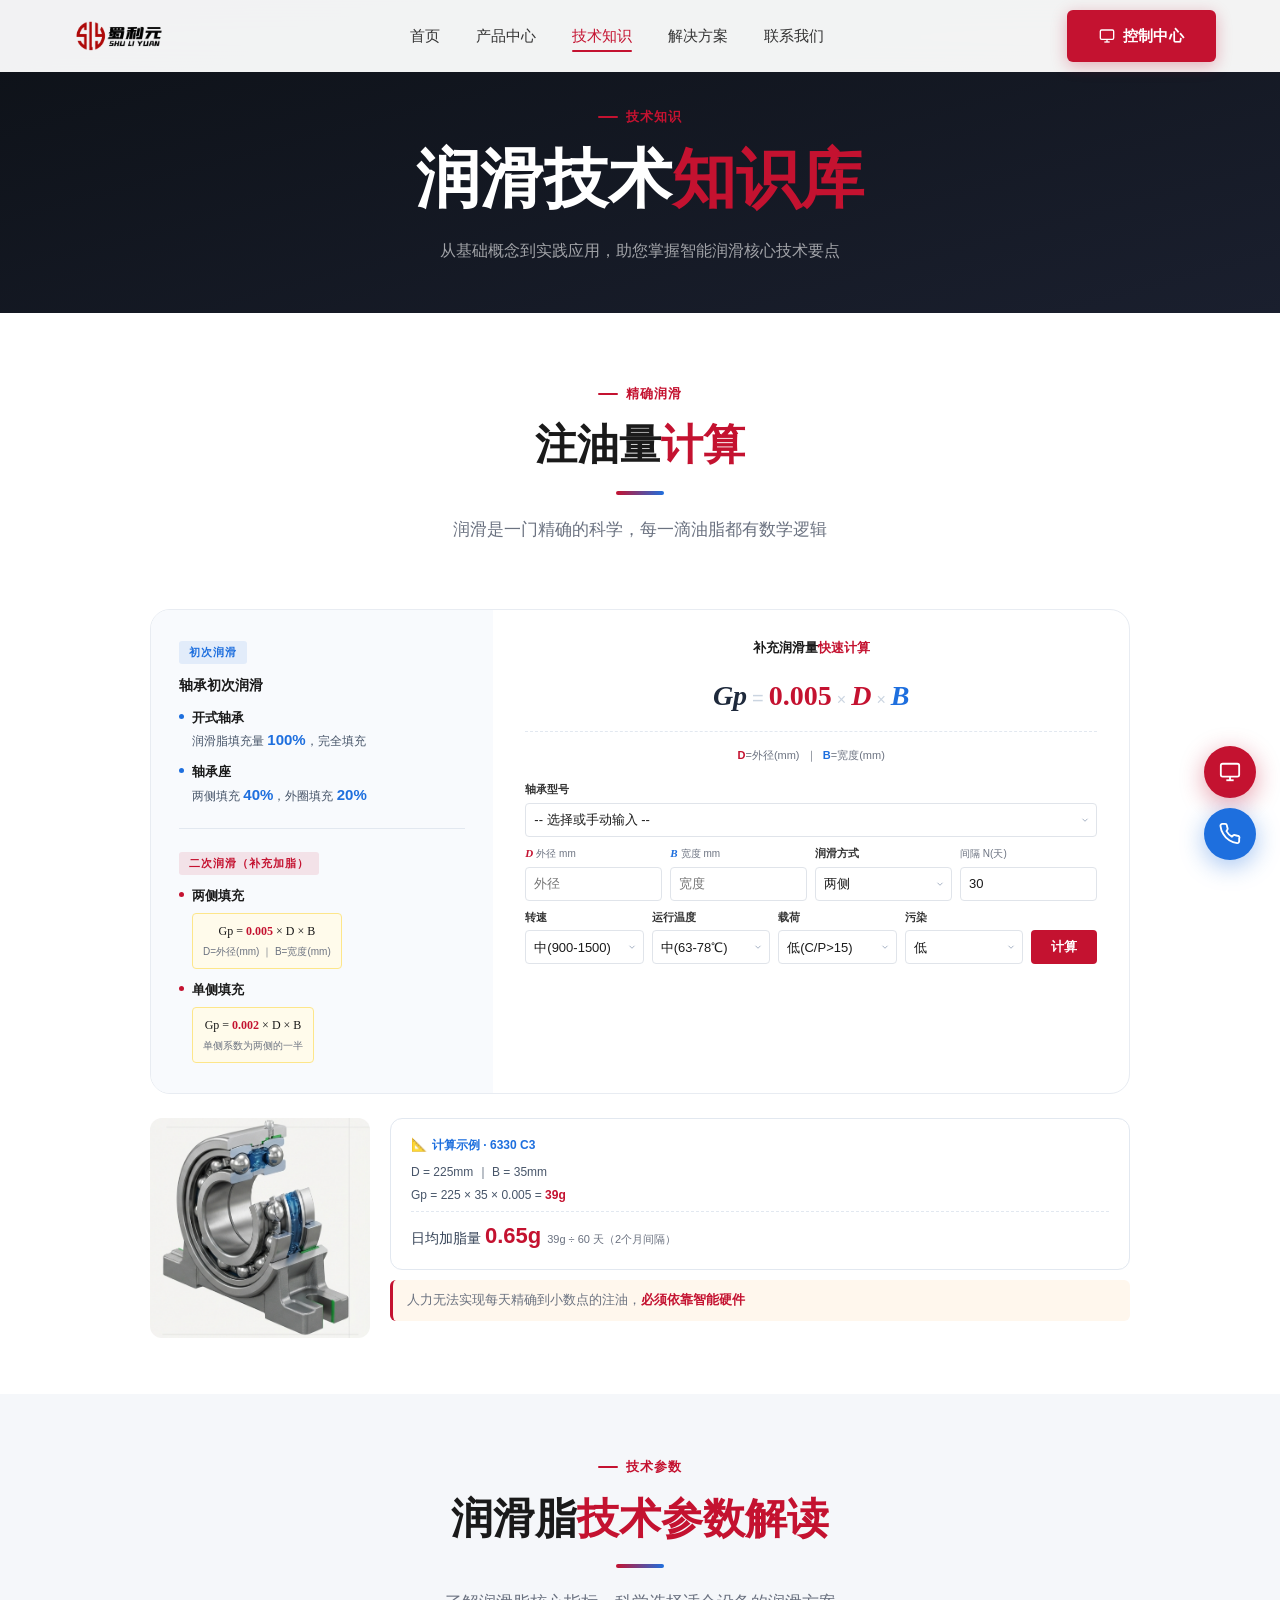
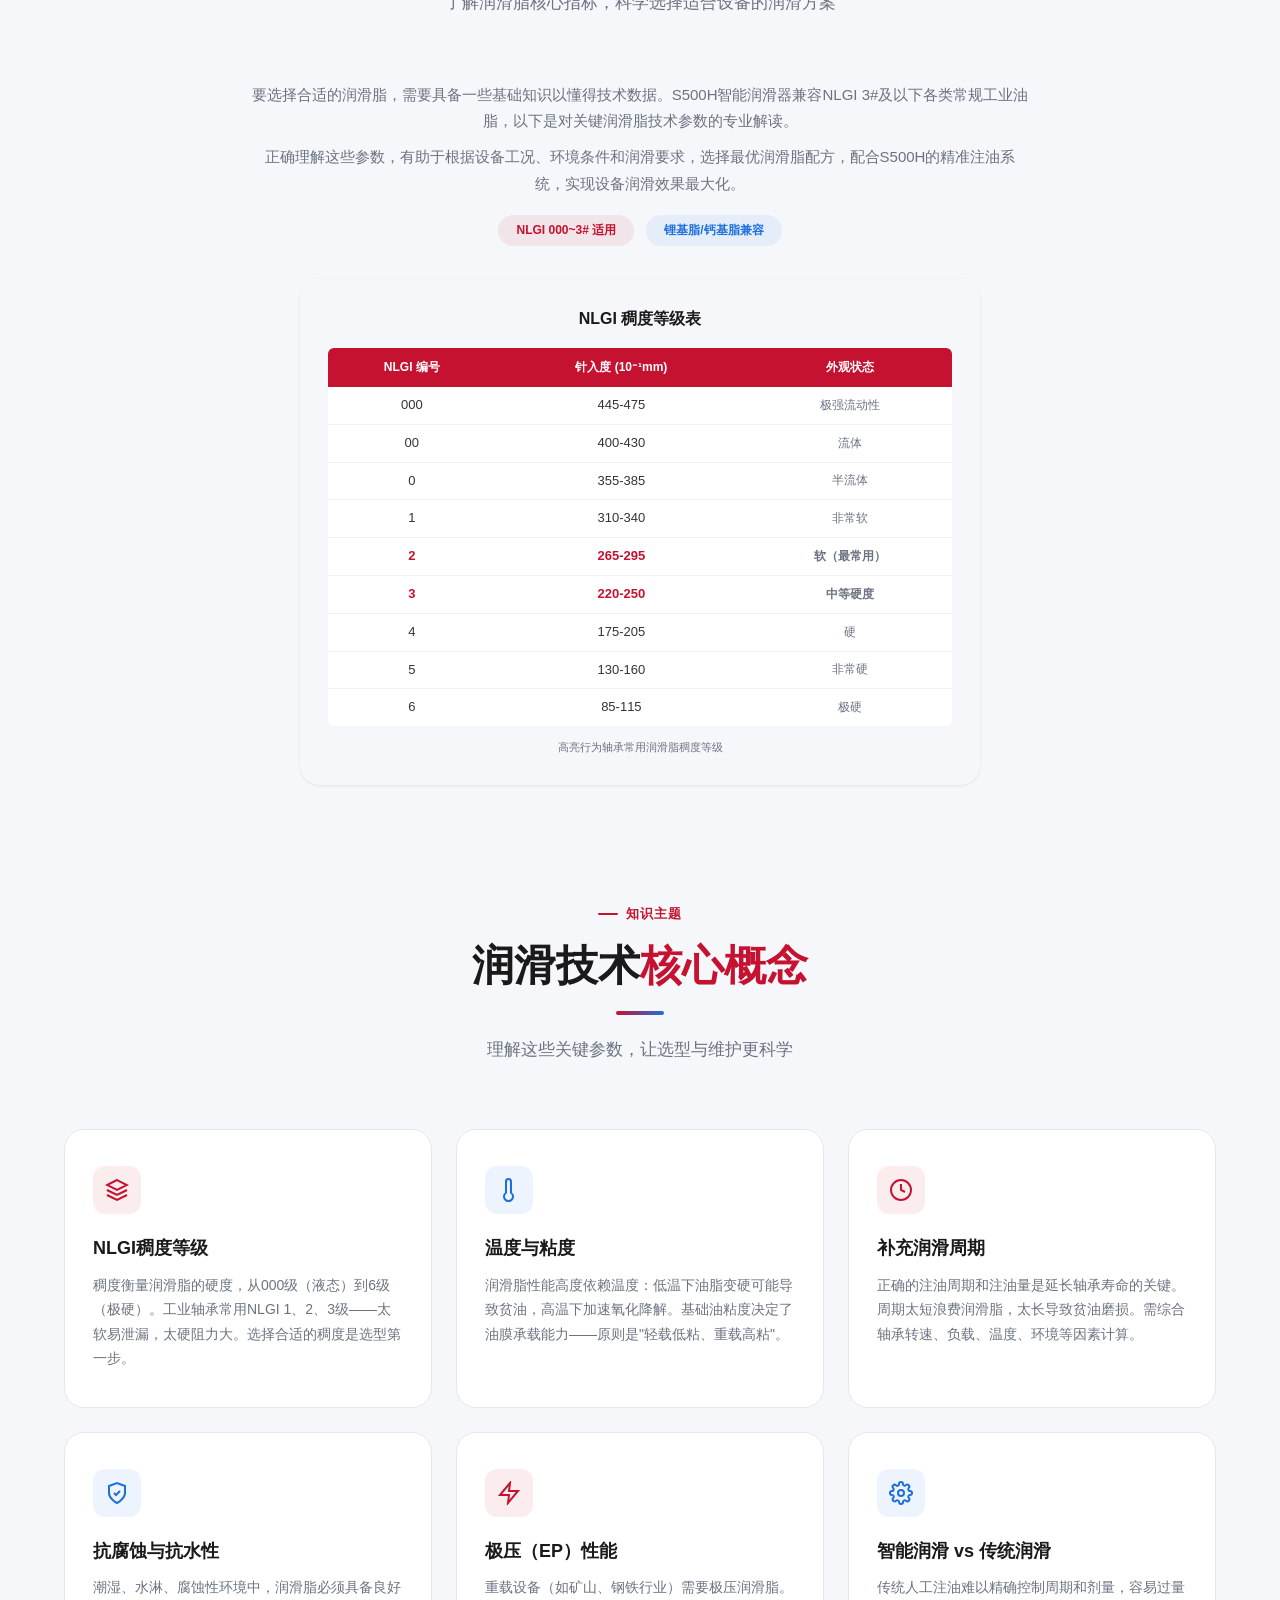
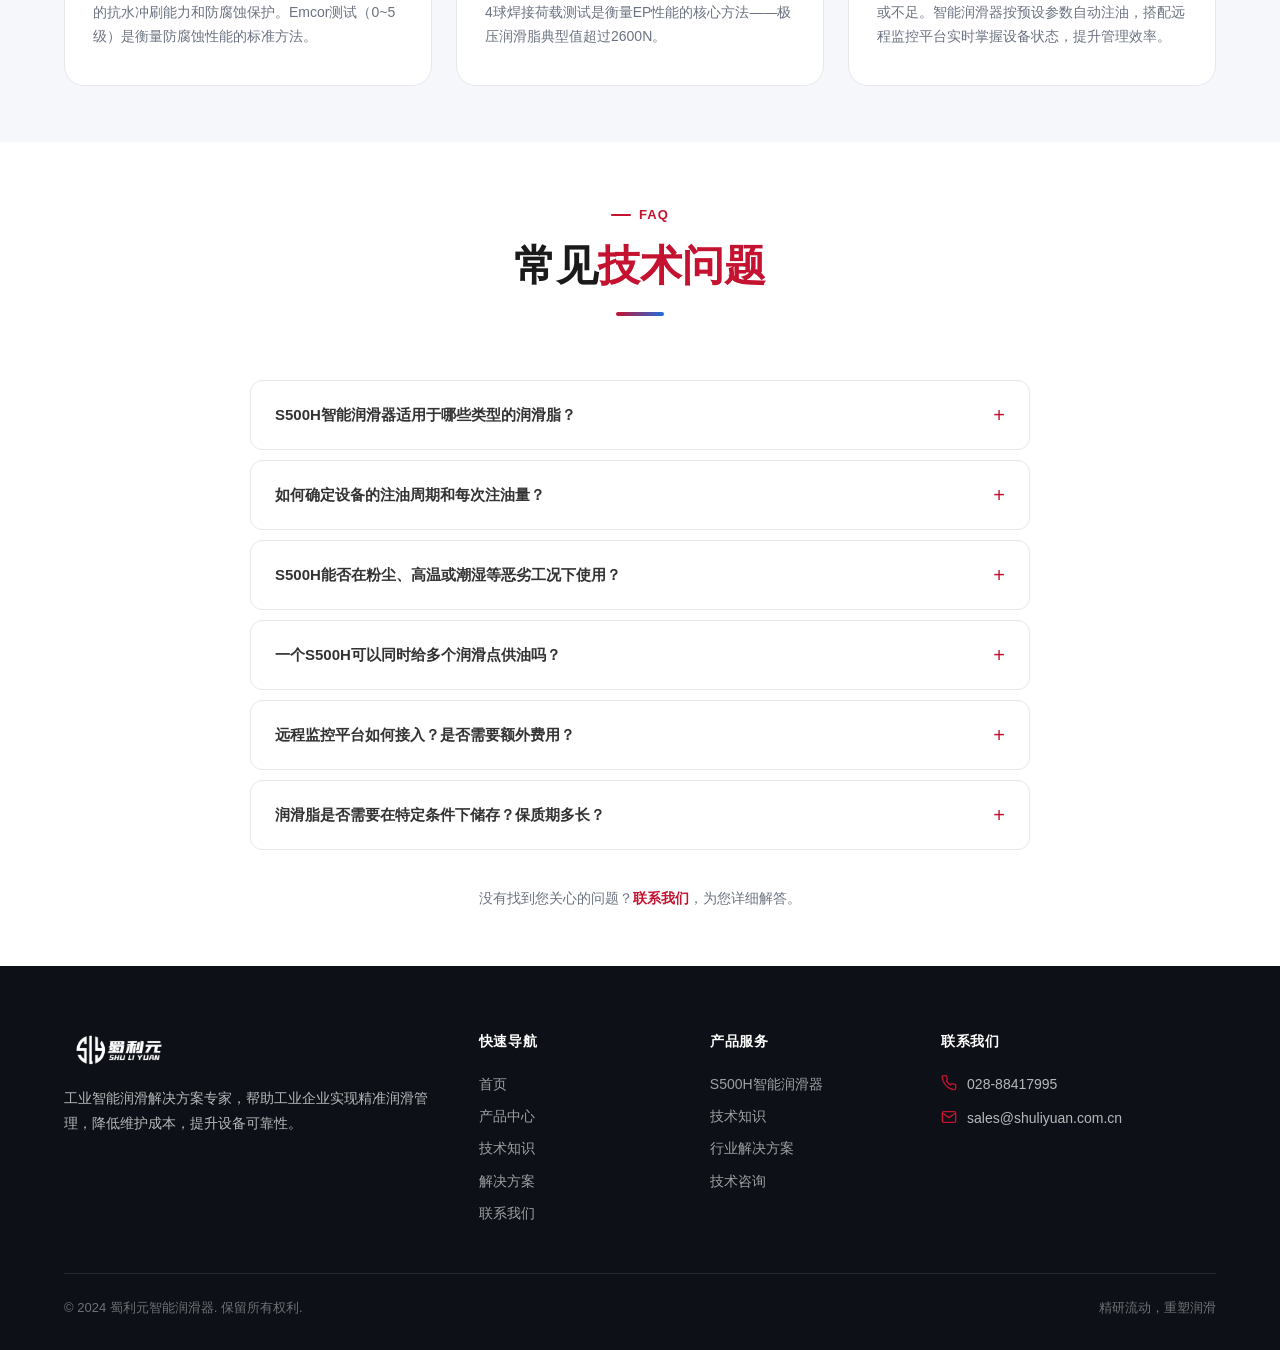
<file: knowledge.html>
<!DOCTYPE html>
<html lang="zh-CN">
<head>
  <meta charset="UTF-8">
  <meta name="viewport" content="width=device-width, initial-scale=1.0">
  <meta name="description" content="蜀利元技术知识 - 工业润滑技术参数解读、选型指南、维护要点，助您深入了解智能润滑">
  <title>技术知识 - 润滑技术解读 | 蜀利元</title>
  <link rel="stylesheet" href="assets/css/style.css">
  <link rel="icon" href="data:image/svg+xml,<svg xmlns='http://www.w3.org/2000/svg' viewBox='0 0 32 32'><rect width='32' height='32' rx='6' fill='%23C41230'/><text y='22' x='5' font-size='18' fill='white' font-weight='bold'>蜀</text></svg>">
  <style>
    .knowledge-hero {
      padding: 100px 0 48px;
      background: linear-gradient(165deg, #0D1117 0%, #1a1f2e 100%);
      text-align: center;
    }
    .knowledge-hero h1 { color: #fff; margin-bottom: 20px; }
    .knowledge-hero h1 span { color: var(--brand-red); }
    .knowledge-hero p { color: rgba(255,255,255,0.6); font-size: 16px; max-width: 600px; margin: 0 auto; }

    .knowledge-grid {
      display: grid;
      grid-template-columns: repeat(3, 1fr);
      gap: 24px;
      margin-top: 48px;
    }
    .knowledge-card {
      background: var(--bg-white);
      border: 1.5px solid var(--border-color);
      border-radius: var(--radius-lg);
      padding: 36px 28px;
      transition: all 300ms;
    }
    .knowledge-card:hover {
      transform: translateY(-4px);
      box-shadow: var(--shadow-lg);
      border-color: transparent;
    }
    .kc-icon {
      width: 48px;
      height: 48px;
      border-radius: var(--radius-md);
      display: flex;
      align-items: center;
      justify-content: center;
      margin-bottom: 20px;
      font-size: 20px;
    }
    .kc-icon.red { background: rgba(196,18,48,0.08); color: var(--brand-red); }
    .kc-icon.blue { background: rgba(30,111,222,0.08); color: var(--brand-blue); }
    .knowledge-card h4 { font-size: 18px; margin-bottom: 10px; }
    .knowledge-card p { font-size: 14px; color: var(--text-muted); line-height: 1.75; }

    .faq-list {
      max-width: 780px;
      margin: 48px auto 0;
    }
    .faq-item {
      background: var(--bg-white);
      border: 1px solid var(--border-color);
      border-radius: var(--radius-md);
      margin-bottom: 10px;
      overflow: hidden;
    }
    .faq-q {
      padding: 18px 24px;
      font-weight: 600;
      font-size: 15px;
      cursor: pointer;
      display: flex;
      align-items: center;
      justify-content: space-between;
      user-select: none;
    }
    .faq-q::after {
      content: '+';
      font-size: 20px;
      color: var(--brand-red);
      font-weight: 400;
      transition: transform 300ms;
    }
    .faq-item.open .faq-q::after { content: '\2212'; }
    .faq-a {
      max-height: 0;
      overflow: hidden;
      transition: max-height 400ms ease, padding 400ms ease;
    }
    .faq-item.open .faq-a { max-height: 300px; padding: 0 24px 20px; }
    .faq-a p { font-size: 14px; color: var(--text-muted); line-height: 1.8; }

    /* 注油量计算 */
    .precision-section { padding: 64px 0 56px; background: var(--bg-white); }
    
    /* === 精准润滑主卡片 === */
    .precision-master {
      max-width: 980px; margin: 0 auto 24px;
      background: #FFF; border: 1px solid #E8ECF2;
      border-radius: var(--radius-lg); overflow: hidden;
      display: grid; grid-template-columns: 35% 1fr;
    }
    /* 左栏：理论区（初次+二次） */
    .pm-theory {
      background: #F8FAFD; padding: 28px 28px;
      display: flex; flex-direction: column; gap: 20px;
    }
    .pm-theory-block { }
    .pm-theory-block .pm-badge {
      display: inline-block; font-size: 11px; font-weight: 700; letter-spacing: 1px;
      padding: 3px 10px; border-radius: 3px; margin-bottom: 10px;
    }
    .pm-badge.blue { background: rgba(30,111,222,0.10); color: var(--brand-blue); }
    .pm-badge.red { background: rgba(196,18,48,0.10); color: var(--brand-red); }
    .pm-theory-block h4 { font-size: 14px; margin: 0 0 10px; color: var(--text-primary); font-weight: 700; }
    .pm-item {
      display: flex; align-items: flex-start; gap: 8px; margin-bottom: 8px;
    }
    .pm-item:last-child { margin-bottom: 0; }
    .pm-dot {
      width: 5px; height: 5px; border-radius: 50%; flex-shrink: 0; margin-top: 7px;
    }
    .pm-dot.blue { background: var(--brand-blue); }
    .pm-dot.red { background: var(--brand-red); }
    .pm-item-content { font-size: 12px; color: #475569; line-height: 1.65; }
    .pm-item-content strong { color: var(--text-primary); font-size: 13px; }
    .pm-percent { font-weight: 800; font-size: 15px; }
    .pm-percent.blue { color: var(--brand-blue); }
    .pm-percent.red { color: var(--brand-red); }
    .pm-formula-mini {
      background: #FFFBEB; border: 1px solid #FDE68A;
      border-radius: 4px; padding: 8px 10px; margin: 6px 0 2px;
    }
    .pm-formula-mini .m-eq {
      font-family: 'Georgia','Times New Roman',serif; font-size: 12px;
      color: var(--text-primary); margin-bottom: 2px; text-align: center;
    }
    .pm-formula-mini .m-eq span { font-weight: 700; }
    .pm-formula-mini .m-eq .mc { color: var(--brand-red); }
    .pm-formula-mini .m-note { font-size: 10px; color: var(--text-muted); text-align: center; }
    .pm-sep { height: 1px; background: #E2E8F0; }

    /* 右栏：计算器 */
    .pm-calc { padding: 28px 32px; }
    .pm-calc .pm-ctitle {
      font-size: 13px; font-weight: 700; color: var(--text-primary);
      margin-bottom: 16px; text-align: center;
    }
    .pm-calc .pm-ctitle span { color: var(--brand-red); }
    .pm-formula {
      display: flex; align-items: baseline; justify-content: center; gap: 5px;
      margin-bottom: 14px; padding-bottom: 12px;
      border-bottom: 1px dashed #E2E8F0;
    }
    .pm-formula .fv {
      font-size: 28px; font-weight: 800; font-family: 'Georgia','Times New Roman',serif;
      font-style: italic; line-height: 1; color: #1E293B;
    }
    .pm-formula .feq { font-size: 20px; color: #CBD5E1; font-weight: 300; }
    .pm-formula .fco { font-size: 28px; font-weight: 800; color: var(--brand-red); font-family: 'Georgia','Times New Roman',serif; }
    .pm-formula .fmu { font-size: 16px; color: #CBD5E1; font-weight: 300; }
    .pm-flabel { font-size: 11px; color: var(--text-muted); text-align: center; margin-bottom: 16px; }
    .pm-flabel i { font-style: normal; font-weight: 700; }
    .pm-flabel .i-d { color: var(--brand-red); }
    .pm-flabel .i-b { color: var(--brand-blue); }
    .pm-calc .calc-row {
      display: flex; gap: 8px; align-items: flex-end; margin-bottom: 8px;
    }
    .pm-calc .calc-field { flex: 1; min-width: 0; }
    .pm-calc .calc-field.wide { flex: 2; }
    .pm-calc .calc-field label {
      display: block; font-size: 11px; font-weight: 600; color: var(--text-secondary);
      margin-bottom: 4px; white-space: nowrap;
    }
    .pm-calc .calc-field label .calc-var { font-style: italic; font-family: 'Georgia','Times New Roman',serif; }
    .pm-calc .calc-var-d { color: var(--brand-red); }
    .pm-calc .calc-var-b { color: var(--brand-blue); }
    .pm-calc .calc-unit { font-size: 10px; color: var(--text-muted); font-weight: 400; }
    .pm-calc .calc-input, .pm-calc .calc-select {
      width: 100%; height: 34px; padding: 0 8px;
      border: 1.5px solid #E0E4EA; border-radius: 4px;
      font-size: 13px; color: var(--text-primary); outline: none;
      transition: border-color 200ms; background: #fff;
      -webkit-appearance: none; appearance: none;
    }
    .pm-calc .calc-select { cursor: pointer; background-image: url("data:image/svg+xml,%3Csvg xmlns='http://www.w3.org/2000/svg' width='10' height='10' viewBox='0 0 24 24' fill='none' stroke='%2394A3B8' stroke-width='2'%3E%3Cpolyline points='6 9 12 15 18 9'/%3E%3C/svg%3E"); background-repeat: no-repeat; background-position: right 6px center; padding-right: 22px; }
    .pm-calc .calc-input:focus, .pm-calc .calc-select:focus { border-color: var(--brand-blue); }
    .pm-calc .calc-input.input-d:focus { border-color: var(--brand-red); }
    .pm-calc .calc-btn {
      height: 34px; padding: 0 20px;
      background: var(--brand-red); color: #fff; border-radius: 4px;
      font-size: 13px; font-weight: 700; cursor: pointer; border: none;
      transition: opacity 200ms; flex-shrink: 0;
    }
    .pm-calc .calc-btn:hover { opacity: 0.9; }
    .pm-calc .calc-result-grid {
      display: grid; grid-template-columns: repeat(3, 1fr); gap: 6px;
      opacity: 0; transform: translateY(6px); transition: all 300ms;
    }
    .pm-calc .calc-result-grid.show { opacity: 1; transform: translateY(0); }
    .pm-calc .calc-res-card {
      background: #F0FDF4; border: 1px solid #BBF7D0;
      border-radius: 4px; padding: 8px 10px; text-align: center;
    }
    .pm-calc .calc-res-card.highlight { background: rgba(196,18,48,0.05); border-color: rgba(196,18,48,0.2); }
    .pm-calc .calc-res-val { font-size: 16px; font-weight: 800; color: #166534; line-height: 1.2; }
    .pm-calc .calc-res-card.highlight .calc-res-val { color: var(--brand-red); }
    .pm-calc .calc-res-label { font-size: 10px; color: var(--text-muted); margin-top: 2px; }
    .pm-calc .calc-res-full {
      display: flex; align-items: center; gap: 10px;
      background: #FFF7ED; border: 1px solid #FED7AA;
      border-radius: 4px; padding: 10px 14px; margin-top: 6px;
    }
    .pm-calc .calc-res-full .calc-res-val { font-size: 18px; color: #C2410C; }

    /* 底部视觉行 */
    .preview-row {
      max-width: 980px; margin: 20px auto 0;
      display: grid; grid-template-columns: 220px 1fr; gap: 20px; align-items: start;
    }
    .preview-row .bearing-img { width: 100%; height: auto; border-radius: var(--radius-md); }
    .preview-info { display: flex; flex-direction: column; gap: 10px; }
    .example-detail {
      background: #FFF; border: 1px solid #E2E8F0;
      border-radius: var(--radius-md); padding: 16px 20px;
    }
    .example-detail .ed-title {
      font-size: 12px; font-weight: 700; color: var(--brand-blue);
      margin-bottom: 6px; display: flex; align-items: center; gap: 5px;
    }
    .ed-title::before { content: '📐'; font-size: 13px; }
    .ed-step {
      font-size: 12px; color: #475569; line-height: 1.7;
      margin-bottom: 2px;
    }
    .ed-step .ed-val { font-weight: 800; color: var(--brand-red); }
    .ed-result {
      margin-top: 6px; padding-top: 6px;
      border-top: 1px dashed #E2E8F0;
      display: flex; align-items: baseline; gap: 6px;
    }
    .ed-result .ed-main { font-size: 14px; color: #334155; }
    .ed-result .ed-main strong { font-size: 22px; font-weight: 800; color: var(--brand-red); }
    .ed-result .ed-sub { font-size: 11px; color: var(--text-muted); }
    .precision-conclusion {
      font-size: 13px; color: var(--text-muted); line-height: 1.6; margin: 0;
      padding: 10px 14px;
      background: #FFF7ED; border-radius: var(--radius-sm);
      border-left: 3px solid var(--brand-red);
    }
    .precision-conclusion span { color: var(--brand-red); font-weight: 700; }

    /* 移动端 */
    @media(max-width:768px){
      .precision-section { padding: 48px 0; }
      .precision-master { grid-template-columns: 1fr; }
      .pm-theory { padding: 20px 18px; display: grid; grid-template-columns: 1fr 1fr; gap: 16px; }
      .pm-sep { display: none; }
      .pm-calc { padding: 18px 16px; }
      .pm-formula .fv, .pm-formula .fco { font-size: 22px; }
      .pm-formula .feq { font-size: 16px; }
      .pm-formula .fmu { font-size: 13px; }
      .preview-row { grid-template-columns: 1fr; gap: 14px; }
      .preview-row .bearing-img { max-width: 200px; margin: 0 auto; }
      .knowledge-grid { grid-template-columns: 1fr; }
      .knowledge-hero { padding: 100px 0 56px; }
      .nlgi-table-wrap { padding: 22px; }
    }
    @media(max-width:640px){
      .precision-section { padding: 40px 0; }
      .pm-theory { grid-template-columns: 1fr; }
      .pm-calc { padding: 16px 12px; }
      .pm-formula .fv, .pm-formula .fco { font-size: 20px; }
      .pm-formula .feq { font-size: 14px; }
      .pm-formula .fmu { font-size: 12px; }
      .grease-intro-text { text-align: left; font-size: 14px; }
      .nlgi-table-wrap { padding: 18px; }
      .nlgi-table { font-size: 12px; }
      .nlgi-table th, .nlgi-table td { padding: 6px 4px; }
      .pm-calc .calc-row { flex-wrap: wrap; gap: 6px; }
      .pm-calc .calc-field { min-width: calc(50% - 3px); }
      .pm-calc .calc-field.wide { min-width: 100%; }
      .pm-calc .calc-btn { width: 100%; margin-top: 2px; }
      .pm-calc .calc-result-grid { grid-template-columns: repeat(2, 1fr); }
      .pm-calc .calc-res-full { flex-direction: column; gap: 3px; text-align: center; }
    }

    /* 润滑脂技术参数解读 */
    .grease-knowledge-section { padding: 56px 0; background: var(--bg-white); }
    .grease-intro-wrap {
      max-width: 780px; margin: 0 auto;
    }
    .grease-intro-text { font-size: 15px; color: var(--text-muted); line-height: 1.9; text-align: center; }
    .grease-intro-text p { margin-bottom: 10px; }
    .grease-intro-text p:last-of-type { margin-bottom: 0; }
    .grease-tags-row {
      display: flex; justify-content: center; gap: 12px; flex-wrap: wrap;
      margin-top: 18px;
    }
    .grease-tag {
      font-size: 12px; font-weight: 600; padding: 6px 18px; border-radius: 20px;
    }
    .grease-tag.red { color: var(--brand-red); background: rgba(196,18,48,0.08); }
    .grease-tag.blue { color: var(--brand-blue); background: rgba(30,111,222,0.08); }
    .nlgi-table-wrap {
      max-width: 680px; margin: 32px auto 0;
      background: var(--bg-gray);
      border-radius: var(--radius-lg);
      padding: 28px;
      box-shadow: var(--shadow-sm);
    }
    .nlgi-table-wrap h4 { font-size: 16px; margin-bottom: 16px; text-align: center; color: var(--text-primary); }
    .nlgi-table { width: 100%; border-collapse: collapse; font-size: 13px; }
    .nlgi-table th { background: var(--brand-red); color: white; padding: 10px 8px; text-align: center; font-weight: 700; font-size: 12px; }
    .nlgi-table th:first-child { border-radius: 6px 0 0 0; }
    .nlgi-table th:last-child { border-radius: 0 6px 0 0; }
    .nlgi-table td { padding: 8px; text-align: center; border-bottom: 1px solid rgba(0,0,0,0.06); background: white; }
    .nlgi-table tr:last-child td { border-bottom: none; }
    .nlgi-table tr:last-child td:first-child { border-radius: 0 0 0 6px; }
    .nlgi-table tr:last-child td:last-child { border-radius: 0 0 6px 0; }
    .nlgi-table .nlgi-highlight { background: rgba(196,18,48,0.06); font-weight: 700; color: var(--brand-red); }
    .nlgi-table .nlgi-appearance { font-size: 12px; color: var(--text-muted); }

    /* 板块间距收紧 */
    .section-pad { padding: 56px 0; }
    .knowledge-grid { margin-top: 36px; }
    .faq-list { margin-top: 36px; }
    @media(max-width:767px){
      .section-pad { padding: 40px 0; }
      .grease-knowledge-section { padding: 36px 0; }
    }
  </style>
</head>
<body>

<div class="scroll-progress" id="scrollProgress"></div>

<!-- ===== 导航栏 ===== -->
<nav class="navbar" id="navbar">
  <div class="navbar-inner">
    <a href="index.html" class="navbar-logo">
      <img src="assets/images/logo.png" alt="蜀利元智能润滑器" class="logo-img" height="40">
    </a>
    <nav class="navbar-nav">
      <a href="index.html" class="nav-link">首页</a>
      <a href="products.html" class="nav-link">产品中心</a>
      <a href="knowledge.html" class="nav-link" style="color:var(--brand-red)">技术知识</a>
      <a href="solutions.html" class="nav-link">解决方案</a>
      <a href="contact.html" class="nav-link">联系我们</a>
    </nav>
    <div class="navbar-cta">
      <a href="http://shuliyuan.com.cn/" target="_blank" class="btn btn-primary">
        <svg width="16" height="16" viewBox="0 0 24 24" fill="none" stroke="currentColor" stroke-width="2"><rect x="2" y="3" width="20" height="14" rx="2"/><line x1="8" y1="21" x2="16" y2="21"/><line x1="12" y1="17" x2="12" y2="21"/></svg>
        控制中心
      </a>
    </div>
    <button class="hamburger" id="hamburger" aria-label="菜单">
      <span></span><span></span><span></span>
    </button>
  </div>
</nav>

<div class="mobile-menu" id="mobileMenu">
  <a href="index.html" class="nav-link">首页</a>
  <a href="products.html" class="nav-link">产品中心</a>
  <a href="knowledge.html" class="nav-link">技术知识</a>
  <a href="solutions.html" class="nav-link">解决方案</a>
  <a href="contact.html" class="nav-link">联系我们</a>
  <a href="http://shuliyuan.com.cn/" target="_blank" class="btn btn-primary">控制中心</a>
</div>

<!-- ===== Hero ===== -->
<section class="knowledge-hero">
  <div class="container">
    <span class="section-label" style="color:var(--brand-red)">技术知识</span>
    <h1>润滑技术<span>知识库</span></h1>
    <p>从基础概念到实践应用，助您掌握智能润滑核心技术要点</p>
  </div>
</section>

<!-- ===== 精确润滑科学 ===== -->
<section class="precision-section">
  <div class="container">
    <div class="section-header fade-up">
      <span class="section-label">精确润滑</span>
      <h2 class="section-title">注油量<span>计算</span></h2>
      <div class="section-divider" style="margin:20px auto 20px"></div>
      <p class="section-subtitle" style="margin:0 auto">润滑是一门精确的科学，每一滴油脂都有数学逻辑</p>
    </div>
    <!-- 主卡片：理论（左）+ 计算器（右） -->
    <div class="precision-master fade-up">
      <!-- 左栏：理论区 -->
      <div class="pm-theory">
        <div class="pm-theory-block">
          <span class="pm-badge blue">初次润滑</span>
          <h4>轴承初次润滑</h4>
          <div class="pm-item">
            <span class="pm-dot blue"></span>
            <div class="pm-item-content">
              <strong>开式轴承</strong><br>
              润滑脂填充量 <span class="pm-percent blue">100%</span>，完全填充
            </div>
          </div>
          <div class="pm-item">
            <span class="pm-dot blue"></span>
            <div class="pm-item-content">
              <strong>轴承座</strong><br>
              两侧填充 <span class="pm-percent blue">40%</span>，外圈填充 <span class="pm-percent blue">20%</span>
            </div>
          </div>
        </div>
        <div class="pm-sep"></div>
        <div class="pm-theory-block">
          <span class="pm-badge red">二次润滑（补充加脂）</span>
          <div class="pm-item">
            <span class="pm-dot red"></span>
            <div class="pm-item-content">
              <strong>两侧填充</strong>
              <div class="pm-formula-mini">
                <div class="m-eq">Gp = <span class="mc">0.005</span> &times; D &times; B</div>
                <div class="m-note">D=外径(mm) ｜ B=宽度(mm)</div>
              </div>
            </div>
          </div>
          <div class="pm-item">
            <span class="pm-dot red"></span>
            <div class="pm-item-content">
              <strong>单侧填充</strong>
              <div class="pm-formula-mini">
                <div class="m-eq">Gp = <span class="mc">0.002</span> &times; D &times; B</div>
                <div class="m-note">单侧系数为两侧的一半</div>
              </div>
            </div>
          </div>
        </div>
      </div>
      <!-- 右栏：计算器 -->
      <div class="pm-calc">
        <div class="pm-ctitle">补充润滑量<span>快速计算</span></div>
        <div class="pm-formula">
          <span class="fv">Gp</span>
          <span class="feq">=</span>
          <span class="fco">0.005</span>
          <span class="fmu">&times;</span>
          <span class="fv" style="color:var(--brand-red)">D</span>
          <span class="fmu">&times;</span>
          <span class="fv" style="color:var(--brand-blue)">B</span>
        </div>
        <p class="pm-flabel"><i class="i-d">D</i>=外径(mm) &nbsp;｜&nbsp; <i class="i-b">B</i>=宽度(mm)</p>
        <div class="calc-row">
          <div class="calc-field wide">
            <label>轴承型号</label>
            <select class="calc-select" id="calcModel" onchange="onModelChange()">
              <option value="">-- 选择或手动输入 --</option>
            </select>
          </div>
        </div>
        <div class="calc-row">
          <div class="calc-field">
            <label><span class="calc-var calc-var-d">D</span> <span class="calc-unit">外径 mm</span></label>
            <input type="number" class="calc-input input-d" id="calcD" placeholder="外径" min="1" step="0.1" oninput="calcGrease()">
          </div>
          <div class="calc-field">
            <label><span class="calc-var calc-var-b">B</span> <span class="calc-unit">宽度 mm</span></label>
            <input type="number" class="calc-input input-b" id="calcB" placeholder="宽度" min="1" step="0.1" oninput="calcGrease()">
          </div>
          <div class="calc-field">
            <label>润滑方式</label>
            <select class="calc-select" id="calcMethod" onchange="calcGrease()">
              <option value="both">两侧</option>
              <option value="one">单侧</option>
            </select>
          </div>
          <div class="calc-field">
            <label><span class="calc-unit">间隔 N(天)</span></label>
            <input type="number" class="calc-input" id="calcN" value="30" min="1" step="1" oninput="calcGrease()">
          </div>
        </div>
        <div class="calc-row">
          <div class="calc-field">
            <label>转速</label>
            <select class="calc-select" id="calcRPM" onchange="calcGrease()">
              <option value="低">低(&lt;900)</option>
              <option value="中" selected>中(900-1500)</option>
              <option value="高">高(1500-2000)</option>
              <option value="很高">很高(&gt;2000)</option>
            </select>
          </div>
          <div class="calc-field">
            <label>运行温度</label>
            <select class="calc-select" id="calcTemp" onchange="calcGrease()">
              <option value="低">低(47-63℃)</option>
              <option value="中" selected>中(63-78℃)</option>
              <option value="高">高(78-93℃)</option>
              <option value="超高">超高(93-107℃)</option>
            </select>
          </div>
          <div class="calc-field">
            <label>载荷</label>
            <select class="calc-select" id="calcLoad" onchange="calcGrease()">
              <option value="低" selected>低(C/P&gt;15)</option>
              <option value="中">中(C/P=8-15)</option>
              <option value="高">高(C/P=4-8)</option>
              <option value="很高">很高(C/P&lt;4)</option>
            </select>
          </div>
          <div class="calc-field">
            <label>污染</label>
            <select class="calc-select" id="calcContam" onchange="calcGrease()">
              <option value="低" selected>低</option>
              <option value="中">中</option>
              <option value="高">高</option>
            </select>
          </div>
          <button class="calc-btn" onclick="calcGrease()">计算</button>
        </div>
        <div class="calc-result-grid" id="calcResultGrid">
          <div class="calc-res-card highlight">
            <div class="calc-res-val" id="calcGpVal">—</div>
            <div class="calc-res-label">每次加脂 Gp (g)</div>
          </div>
          <div class="calc-res-card">
            <div class="calc-res-val" id="calcCoefVal">—</div>
            <div class="calc-res-label">总修正系数</div>
          </div>
          <div class="calc-res-card">
            <div class="calc-res-val" id="calcDailyVal">—</div>
            <div class="calc-res-label">日用量 (g/天)</div>
          </div>
        </div>
        <div class="calc-res-full" id="calcMonthlyRow" style="display:none">
          <span style="font-size:11px;color:var(--text-muted)">建议间隔 <strong id="calcSuggestN" style="color:#C2410C">—</strong>天 ｜ 月用量</span>
          <span class="calc-res-val" id="calcMonthlyVal">—</span> <span style="font-size:11px;color:var(--text-muted)">g/月 (按 <strong id="calcDaysVal">30</strong> 天)</span>
        </div>
      </div>
    </div>
    <!-- 底部：示意图 + 示例 + 结论 -->
    <div class="preview-row fade-up">
      <img src="assets/images/bearing-cross-section.png" alt="轴承剖面图" class="bearing-img">
      <div class="preview-info">
        <div class="example-detail">
          <div class="ed-title">计算示例 · 6330 C3</div>
          <div class="ed-step">D = 225mm ｜ B = 35mm</div>
          <div class="ed-step">Gp = 225 &times; 35 &times; 0.005 = <span class="ed-val">39g</span></div>
          <div class="ed-result">
            <div class="ed-main">日均加脂量 <strong>0.65g</strong></div>
            <div class="ed-sub">39g &divide; 60 天（2个月间隔）</div>
          </div>
        </div>
        <p class="precision-conclusion">人力无法实现每天精确到小数点的注油，<span>必须依靠智能硬件</span></p>
      </div>
    </div>
  </div>
</section>

<!-- ===== 润滑脂技术参数解读 ===== -->
<section class="grease-knowledge-section" style="background:var(--bg-gray)">
  <div class="container">
    <div class="section-header fade-up">
      <span class="section-label">技术参数</span>
      <h2 class="section-title">润滑脂<span>技术参数解读</span></h2>
      <div class="section-divider" style="margin:20px auto 20px"></div>
      <p class="section-subtitle" style="margin:0 auto">了解润滑脂核心指标，科学选择适合设备的润滑方案</p>
    </div>

    <!-- 引言 + NLGI稠度表 -->
    <div class="grease-intro-wrap fade-up">
      <div class="grease-intro-text">
        <p>要选择合适的润滑脂，需要具备一些基础知识以懂得技术数据。S500H智能润滑器兼容NLGI 3#及以下各类常规工业油脂，以下是对关键润滑脂技术参数的专业解读。</p>
        <p>正确理解这些参数，有助于根据设备工况、环境条件和润滑要求，选择最优润滑脂配方，配合S500H的精准注油系统，实现设备润滑效果最大化。</p>
      </div>
      <div class="grease-tags-row">
        <span class="grease-tag red">NLGI 000~3# 适用</span>
        <span class="grease-tag blue">锂基脂/钙基脂兼容</span>
      </div>
    </div>
    <div class="nlgi-table-wrap fade-up">
      <h4>NLGI 稠度等级表</h4>
      <table class="nlgi-table">
        <thead>
          <tr>
            <th>NLGI 编号</th>
            <th>针入度 (10⁻¹mm)</th>
            <th>外观状态</th>
          </tr>
        </thead>
        <tbody>
          <tr><td>000</td><td>445-475</td><td class="nlgi-appearance">极强流动性</td></tr>
          <tr><td>00</td><td>400-430</td><td class="nlgi-appearance">流体</td></tr>
          <tr><td>0</td><td>355-385</td><td class="nlgi-appearance">半流体</td></tr>
          <tr><td>1</td><td>310-340</td><td class="nlgi-appearance">非常软</td></tr>
          <tr class="nlgi-highlight"><td>2</td><td>265-295</td><td class="nlgi-appearance">软（最常用）</td></tr>
          <tr class="nlgi-highlight"><td>3</td><td>220-250</td><td class="nlgi-appearance">中等硬度</td></tr>
          <tr><td>4</td><td>175-205</td><td class="nlgi-appearance">硬</td></tr>
          <tr><td>5</td><td>130-160</td><td class="nlgi-appearance">非常硬</td></tr>
          <tr><td>6</td><td>85-115</td><td class="nlgi-appearance">极硬</td></tr>
        </tbody>
      </table>
      <p style="font-size:11px;color:var(--text-muted);text-align:center;margin-top:12px">高亮行为轴承常用润滑脂稠度等级</p>
    </div>

  </div>
</section>

<!-- ===== 知识主题 ===== -->
<section class="section-pad" style="background:var(--bg-gray)">
  <div class="container">
    <div class="section-header fade-up">
      <span class="section-label">知识主题</span>
      <h2 class="section-title">润滑技术<span>核心概念</span></h2>
      <div class="section-divider" style="margin:20px auto 20px"></div>
      <p class="section-subtitle" style="margin:0 auto">理解这些关键参数，让选型与维护更科学</p>
    </div>

    <div class="knowledge-grid fade-up">
      <div class="knowledge-card">
        <div class="kc-icon red">
          <svg viewBox="0 0 24 24" fill="none" stroke="currentColor" stroke-width="2" width="24" height="24"><path d="M12 2L2 7l10 5 10-5-10-5z"/><path d="M2 17l10 5 10-5"/><path d="M2 12l10 5 10-5"/></svg>
        </div>
        <h4>NLGI稠度等级</h4>
        <p>稠度衡量润滑脂的硬度，从000级（液态）到6级（极硬）。工业轴承常用NLGI 1、2、3级——太软易泄漏，太硬阻力大。选择合适的稠度是选型第一步。</p>
      </div>

      <div class="knowledge-card">
        <div class="kc-icon blue">
          <svg viewBox="0 0 24 24" fill="none" stroke="currentColor" stroke-width="2" width="24" height="24"><path d="M14 14.76V3.5a2.5 2.5 0 0 0-5 0v11.26a4.5 4.5 0 1 0 5 0z"/></svg>
        </div>
        <h4>温度与粘度</h4>
        <p>润滑脂性能高度依赖温度：低温下油脂变硬可能导致贫油，高温下加速氧化降解。基础油粘度决定了油膜承载能力——原则是"轻载低粘、重载高粘"。</p>
      </div>

      <div class="knowledge-card">
        <div class="kc-icon red">
          <svg viewBox="0 0 24 24" fill="none" stroke="currentColor" stroke-width="2" width="24" height="24"><circle cx="12" cy="12" r="10"/><polyline points="12 6 12 12 16 14"/></svg>
        </div>
        <h4>补充润滑周期</h4>
        <p>正确的注油周期和注油量是延长轴承寿命的关键。周期太短浪费润滑脂，太长导致贫油磨损。需综合轴承转速、负载、温度、环境等因素计算。</p>
      </div>

      <div class="knowledge-card">
        <div class="kc-icon blue">
          <svg viewBox="0 0 24 24" fill="none" stroke="currentColor" stroke-width="2" width="24" height="24"><path d="M12 22s8-4 8-10V5l-8-3-8 3v7c0 6 8 10 8 10z"/><path d="M9 12l2 2 4-4"/></svg>
        </div>
        <h4>抗腐蚀与抗水性</h4>
        <p>潮湿、水淋、腐蚀性环境中，润滑脂必须具备良好的抗水冲刷能力和防腐蚀保护。Emcor测试（0~5级）是衡量防腐蚀性能的标准方法。</p>
      </div>

      <div class="knowledge-card">
        <div class="kc-icon red">
          <svg viewBox="0 0 24 24" fill="none" stroke="currentColor" stroke-width="2" width="24" height="24"><polygon points="13 2 3 14 12 14 11 22 21 10 12 10 13 2"/></svg>
        </div>
        <h4>极压（EP）性能</h4>
        <p>重载设备（如矿山、钢铁行业）需要极压润滑脂。4球焊接荷载测试是衡量EP性能的核心方法——极压润滑脂典型值超过2600N。</p>
      </div>

      <div class="knowledge-card">
        <div class="kc-icon blue">
          <svg viewBox="0 0 24 24" fill="none" stroke="currentColor" stroke-width="2" width="24" height="24"><circle cx="12" cy="12" r="3"/><path d="M19.4 15a1.65 1.65 0 0 0 .33 1.82l.06.06a2 2 0 0 1-2.83 2.83l-.06-.06a1.65 1.65 0 0 0-1.82-.33 1.65 1.65 0 0 0-1 1.51V21a2 2 0 0 1-4 0v-.09A1.65 1.65 0 0 0 9 19.4a1.65 1.65 0 0 0-1.82.33l-.06.06a2 2 0 0 1-2.83-2.83l.06-.06A1.65 1.65 0 0 0 4.68 15a1.65 1.65 0 0 0-1.51-1H3a2 2 0 0 1 0-4h.09A1.65 1.65 0 0 0 4.6 9a1.65 1.65 0 0 0-.33-1.82l-.06-.06a2 2 0 0 1 2.83-2.83l.06.06A1.65 1.65 0 0 0 9 4.68a1.65 1.65 0 0 0 1-1.51V3a2 2 0 0 1 4 0v.09a1.65 1.65 0 0 0 1 1.51 1.65 1.65 0 0 0 1.82-.33l.06-.06a2 2 0 0 1 2.83 2.83l-.06.06A1.65 1.65 0 0 0 19.4 9a1.65 1.65 0 0 0 1.51 1H21a2 2 0 0 1 0 4h-.09a1.65 1.65 0 0 0-1.51 1z"/></svg>
        </div>
        <h4>智能润滑 vs 传统润滑</h4>
        <p>传统人工注油难以精确控制周期和剂量，容易过量或不足。智能润滑器按预设参数自动注油，搭配远程监控平台实时掌握设备状态，提升管理效率。</p>
      </div>
    </div>
  </div>
</section>

<!-- ===== 常见问题 FAQ ===== -->
<section class="section-pad" style="background:var(--bg-white)">
  <div class="container">
    <div class="section-header fade-up">
      <span class="section-label">FAQ</span>
      <h2 class="section-title">常见<span>技术问题</span></h2>
      <div class="section-divider" style="margin:20px auto 20px"></div>
    </div>

    <div class="faq-list fade-up">
      <div class="faq-item">
        <div class="faq-q">S500H智能润滑器适用于哪些类型的润滑脂？</div>
        <div class="faq-a"><p>S500H兼容NLGI 000#~3#的各类常规工业润滑脂，包括锂基脂、钙基脂、复合锂基脂、聚脲脂等。最大输出压力达10Bar，能够轻松应对中高稠度润滑脂的输送。建议使用前进行润滑脂兼容性测试。</p></div>
      </div>
      <div class="faq-item">
        <div class="faq-q">如何确定设备的注油周期和每次注油量？</div>
        <div class="faq-a"><p>注油周期和注油量需根据轴承类型、转速、负载、工作温度等因素综合计算。通常原则是：高温高负载工况缩短注油周期，低速重载适当增加单次注油量。可联系我们的技术团队获取针对您设备的精确润滑方案。</p></div>
      </div>
      <div class="faq-item">
        <div class="faq-q">S500H能否在粉尘、高温或潮湿等恶劣工况下使用？</div>
        <div class="faq-a"><p>可以。S500H采用IP65防护等级设计，具备优良的防尘防水能力。工作温度范围-20°C至+60°C（配合合适润滑脂可扩展）。对于极端工况（如钢厂高温区），建议联系我们获取针对性的安装和保护方案。</p></div>
      </div>
      <div class="faq-item">
        <div class="faq-q">一个S500H可以同时给多个润滑点供油吗？</div>
        <div class="faq-a"><p>S500H设计为单点润滑器。如需同时润滑多个点位，可通过配置分配器（递进式或容积式）实现多点供油。具体方案需评估各润滑点的阻力差异、距离等因素，建议联系我们进行系统设计。</p></div>
      </div>
      <div class="faq-item">
        <div class="faq-q">远程监控平台如何接入？是否需要额外费用？</div>
        <div class="faq-a"><p>S500H内置4G通信模组，设备通电后自动连接云平台。您通过Web端或手机APP即可查看设备运行状态、历史数据、告警信息等。平台基础功能免费使用，高级分析功能可根据需求开通。</p></div>
      </div>
      <div class="faq-item">
        <div class="faq-q">润滑脂是否需要在特定条件下储存？保质期多长？</div>
        <div class="faq-a"><p>润滑脂应储存在阴凉干燥处，避免阳光直射和极端温度，推荐储存温度0°C~40°C。不同配方润滑脂保质期不同，一般在1~5年之间。过期的润滑脂可能发生分油、氧化、稠度变化等问题，使用前建议检查外观和状态。</p></div>
      </div>
    </div>

    <p style="text-align:center;margin-top:36px;color:var(--text-muted);font-size:14px">没有找到您关心的问题？<a href="contact.html" style="color:var(--brand-red);font-weight:600">联系我们</a>，为您详细解答。</p>
  </div>
</section>

<!-- Footer -->
<footer class="footer">
  <div class="container">
    <div class="footer-grid">
      <div class="footer-brand">
        <div class="footer-logo navbar-logo">
          <img src="assets/images/logo.png" alt="蜀利元智能润滑器" class="logo-img" height="40">
        </div>
        <p class="footer-desc">工业智能润滑解决方案专家，帮助工业企业实现精准润滑管理，降低维护成本，提升设备可靠性。</p>
      </div>
      <div class="footer-col"><h5>快速导航</h5><div class="footer-links"><a href="index.html">首页</a><a href="products.html">产品中心</a><a href="knowledge.html">技术知识</a><a href="solutions.html">解决方案</a><a href="contact.html">联系我们</a></div></div>
      <div class="footer-col"><h5>产品服务</h5><div class="footer-links"><a href="products.html">S500H智能润滑器</a><a href="knowledge.html">技术知识</a><a href="solutions.html">行业解决方案</a><a href="contact.html">技术咨询</a></div></div>
      <div class="footer-col"><h5>联系我们</h5><div class="footer-contact"><div class="contact-item"><svg viewBox="0 0 24 24" fill="none" stroke="currentColor" stroke-width="2"><path d="M22 16.92v3a2 2 0 0 1-2.18 2 19.79 19.79 0 0 1-8.63-3.07A19.5 19.5 0 0 1 4.69 12a19.79 19.79 0 0 1-3.07-8.67A2 2 0 0 1 3.6 1h3a2 2 0 0 1 2 1.72 12.84 12.84 0 0 0 .7 2.81 2 2 0 0 1-.45 2.11L8.09 8.91a16 16 0 0 0 6 6l1.27-1.27a2 2 0 0 1 2.11-.45 12.84 12.84 0 0 0 2.81.7A2 2 0 0 1 22 16.92z"/></svg><span>028-88417995</span></div><div class="contact-item"><svg viewBox="0 0 24 24" fill="none" stroke="currentColor" stroke-width="2"><path d="M4 4h16c1.1 0 2 .9 2 2v12c0 1.1-.9 2-2 2H4c-1.1 0-2-.9-2-2V6c0-1.1.9-2 2-2z"/><polyline points="22,6 12,13 2,6"/></svg><span>sales@shuliyuan.com.cn</span></div></div></div>
    </div>
    <div class="footer-bottom"><span>&copy; 2024 蜀利元智能润滑器. 保留所有权利.</span><span>精研流动，重塑润滑</span></div>
  </div>
</footer>

<div class="float-consult">
  <a href="http://shuliyuan.com.cn/" target="_blank" class="float-btn"><svg viewBox="0 0 24 24" fill="none" stroke="currentColor" stroke-width="2"><rect x="2" y="3" width="20" height="14" rx="2"/><line x1="8" y1="21" x2="16" y2="21"/><line x1="12" y1="17" x2="12" y2="21"/></svg><span class="float-tooltip">控制中心</span></a>
  <a href="tel:02888417995" class="float-btn blue"><svg viewBox="0 0 24 24" fill="none" stroke="currentColor" stroke-width="2"><path d="M22 16.92v3a2 2 0 0 1-2.18 2 19.79 19.79 0 0 1-8.63-3.07A19.5 19.5 0 0 1 4.69 12a19.79 19.79 0 0 1-3.07-8.67A2 2 0 0 1 3.6 1h3a2 2 0 0 1 2 1.72 12.84 12.84 0 0 0 .7 2.81 2 2 0 0 1-.45 2.11L8.09 8.91a16 16 0 0 0 6 6l1.27-1.27a2 2 0 0 1 2.11-.45 12.84 12.84 0 0 0 2.81.7A2 2 0 0 1 22 16.92z"/></svg><span class="float-tooltip">电话咨询</span></a>
</div>

<script src="assets/js/main.js"></script>
<script>
document.querySelectorAll('.faq-q').forEach(q => {
  q.addEventListener('click', () => {
    q.parentElement.classList.toggle('open');
  });
});

/* ========== 轴承型号数据库 ========== */
const bearingDB = {
  "6000":{D:26,B:8},"6001":{D:28,B:8},"6002":{D:32,B:9},"6003":{D:35,B:10},
  "6004":{D:42,B:12},"6005":{D:47,B:12},"6006":{D:55,B:13},"6007":{D:62,B:14},
  "6008":{D:68,B:15},"6009":{D:75,B:16},"6010":{D:80,B:16},"6011":{D:90,B:18},
  "6012":{D:95,B:18},"6013":{D:100,B:18},"6014":{D:110,B:20},"6015":{D:115,B:20},
  "6016":{D:125,B:22},"6017":{D:130,B:22},"6018":{D:140,B:24},"6019":{D:145,B:24},
  "6020":{D:150,B:24},
  "6200":{D:30,B:9},"6201":{D:32,B:10},"6202":{D:35,B:11},"6203":{D:40,B:12},
  "6204":{D:47,B:14},"6205":{D:52,B:15},"6206":{D:62,B:16},"6207":{D:72,B:17},
  "6208":{D:80,B:18},"6209":{D:85,B:19},"6210":{D:90,B:20},"6211":{D:100,B:21},
  "6212":{D:110,B:22},"6213":{D:120,B:23},"6214":{D:125,B:24},"6215":{D:130,B:25},
  "6216":{D:140,B:26},"6217":{D:150,B:28},"6218":{D:160,B:30},"6219":{D:170,B:32},
  "6220":{D:180,B:34},
  "6300":{D:35,B:11},"6301":{D:37,B:12},"6302":{D:40,B:12},"6303":{D:47,B:14},
  "6304":{D:52,B:15},"6305":{D:62,B:17},"6306":{D:72,B:19},"6307":{D:80,B:21},
  "6308":{D:90,B:23},"6309":{D:100,B:25},"6310":{D:110,B:27},"6311":{D:120,B:29},
  "6312":{D:130,B:31},"6313":{D:140,B:33},"6314":{D:150,B:35},"6315":{D:160,B:37},
  "6316":{D:170,B:39},"6317":{D:180,B:41},"6318":{D:190,B:43},"6319":{D:200,B:45},
  "6320":{D:215,B:47},
  "6403":{D:62,B:17},"6404":{D:72,B:19},"6405":{D:80,B:21},"6406":{D:90,B:23},
  "6407":{D:100,B:25},"6408":{D:110,B:27},"6409":{D:120,B:29},"6410":{D:130,B:31},
  "6411":{D:140,B:33},"6412":{D:150,B:35},"6413":{D:160,B:37},"6414":{D:175,B:41},
  "6415":{D:190,B:45},"6416":{D:200,B:48},"6417":{D:210,B:52},"6418":{D:225,B:56},
  "7200":{D:35,B:11},"7201":{D:37,B:12},"7202":{D:40,B:12},"7203":{D:47,B:14},
  "7204":{D:52,B:15},"7205":{D:62,B:17},"7206":{D:72,B:19},"7207":{D:80,B:21},
  "7208":{D:90,B:23},"7209":{D:100,B:25},"7210":{D:110,B:27},"7211":{D:120,B:29},
  "7212":{D:130,B:31},"7213":{D:140,B:33},"7214":{D:150,B:35},"7215":{D:160,B:37},
  "7216":{D:170,B:39},"7217":{D:180,B:41},"7218":{D:190,B:43},"7219":{D:200,B:45},
  "7220":{D:215,B:47},
  "N202":{D:35,B:11},"N203":{D:40,B:12},"N204":{D:47,B:14},"N205":{D:52,B:15},
  "N206":{D:62,B:16},"N207":{D:72,B:17},"N208":{D:80,B:18},"N209":{D:85,B:19},
  "N210":{D:90,B:20},"N211":{D:100,B:21},"N212":{D:110,B:22},"N213":{D:120,B:23},
  "N214":{D:125,B:24},"N215":{D:130,B:25},"N216":{D:140,B:26},"N217":{D:150,B:28},
  "N218":{D:160,B:30},"N219":{D:170,B:32},"N220":{D:180,B:34},
  "NU202":{D:35,B:11},"NU203":{D:40,B:12},"NU204":{D:47,B:14},"NU205":{D:52,B:15},
  "NU206":{D:62,B:16},"NU207":{D:72,B:17},"NU208":{D:80,B:18},"NU209":{D:85,B:19},
  "NU210":{D:90,B:20},"NU211":{D:100,B:21},"NU212":{D:110,B:22},"NU213":{D:120,B:23},
  "NU214":{D:125,B:24},"NU215":{D:130,B:25},"NU216":{D:140,B:26},"NU217":{D:150,B:28},
  "NU218":{D:160,B:30},"NU219":{D:170,B:32},"NU220":{D:180,B:34},
  "1200":{D:30,B:9},"1201":{D:32,B:10},"1202":{D:35,B:11},"1203":{D:40,B:12},
  "1204":{D:47,B:14},"1205":{D:52,B:15},"1206":{D:62,B:16},"1207":{D:72,B:17},
  "1208":{D:80,B:18},"1209":{D:85,B:19},"1210":{D:90,B:20},"1211":{D:100,B:21},
  "1212":{D:110,B:22},"1213":{D:120,B:23},"1214":{D:125,B:24},"1215":{D:130,B:25},
  "1216":{D:140,B:26},"1217":{D:150,B:28},"1218":{D:160,B:30},"1219":{D:170,B:32},
  "1220":{D:180,B:34},
  "22205":{D:52,B:18},"22206":{D:62,B:20},"22207":{D:72,B:23},"22208":{D:80,B:23},
  "22209":{D:85,B:23},"22210":{D:90,B:23},"22211":{D:100,B:25},"22212":{D:110,B:28},
  "22213":{D:120,B:31},"22214":{D:125,B:31},"22215":{D:130,B:31},"22216":{D:140,B:33},
  "22217":{D:150,B:36},"22218":{D:160,B:40},"22219":{D:170,B:43},"22220":{D:180,B:46},
  "22308":{D:90,B:33},"22309":{D:100,B:36},"22310":{D:110,B:40},"22311":{D:120,B:43},
  "22312":{D:130,B:46},"22313":{D:140,B:48},"22314":{D:150,B:51},"22315":{D:160,B:55},
  "22316":{D:170,B:58},"22317":{D:180,B:60},"22318":{D:190,B:64},"22319":{D:200,B:67},
  "22320":{D:215,B:73},
  "30203":{D:40,B:14},"30204":{D:47,B:15},"30205":{D:52,B:17},"30206":{D:62,B:17},
  "30207":{D:72,B:18},"30208":{D:80,B:20},"30209":{D:85,B:21},"30210":{D:90,B:22},
  "30211":{D:100,B:23},"30212":{D:110,B:24},"30213":{D:120,B:26},"30214":{D:125,B:27},
  "30215":{D:130,B:28},"30216":{D:140,B:29},"30217":{D:150,B:31},"30218":{D:160,B:33},
  "30219":{D:170,B:35},"30220":{D:180,B:37},
  "32204":{D:47,B:19},"32205":{D:52,B:19},"32206":{D:62,B:21},"32207":{D:72,B:24},
  "32208":{D:80,B:25},"32209":{D:85,B:26},"32210":{D:90,B:24},"32211":{D:100,B:27},
  "32212":{D:110,B:30},"32213":{D:120,B:33},"32214":{D:125,B:34},"32215":{D:130,B:35},
  "32216":{D:140,B:37},"32217":{D:150,B:40},"32218":{D:160,B:43},"32219":{D:170,B:46},
  "32220":{D:180,B:49},
  "51100":{D:26,B:9},"51101":{D:28,B:9},"51102":{D:30,B:9},"51103":{D:35,B:10},
  "51104":{D:40,B:11},"51105":{D:42,B:11},"51106":{D:47,B:12},"51107":{D:52,B:12},
  "51108":{D:60,B:13},"51109":{D:68,B:15},"51110":{D:70,B:14},"51111":{D:78,B:16},
  "51112":{D:85,B:17},"51113":{D:90,B:18},"51114":{D:95,B:18},"51115":{D:100,B:19},
  "51116":{D:110,B:19},"51117":{D:120,B:19},"51118":{D:125,B:22},"51120":{D:150,B:25},
  "6330":{D:320,B:65},"6330 C3":{D:320,B:65},
  "32008":{D:68,B:19},"32010":{D:80,B:21},
  "NUP312":{D:130,B:34},"NJ312":{D:130,B:31},
  "23144":{D:370,B:120},"23244":{D:400,B:144},
  "24044":{D:340,B:118},"24144":{D:360,B:150},
  "22244":{D:400,B:108},"22344":{D:420,B:140}
};

// 修正系数表
const tempMap = {"低":0.8,"中":1.0,"高":1.8,"超高":3.0};
const loadMap = {"低":1.0,"中":1.7,"高":2.5,"很高":5.0};
const contamMap = {"低":1.0,"中":1.10,"高":1.25};
const rpmMap = {"低":0.5,"中":1.0,"高":1.25,"很高":2.0};

// 当月天数
const now = new Date();
const monthDays = new Date(now.getFullYear(), now.getMonth()+1, 0).getDate();
document.getElementById('calcDaysVal').textContent = monthDays;

// 填充轴承型号下拉
(function(){
  const sel = document.getElementById('calcModel');
  const keys = Object.keys(bearingDB).sort();
  keys.forEach(k => {
    const op = document.createElement('option');
    op.value = k; op.text = k;
    sel.appendChild(op);
  });
})();

function onModelChange(){
  const v = document.getElementById('calcModel').value;
  if (bearingDB[v]) {
    document.getElementById('calcD').value = bearingDB[v].D;
    document.getElementById('calcB').value = bearingDB[v].B;
  }
  calcGrease();
}

function calcGrease() {
  const grid = document.getElementById('calcResultGrid');
  const monthlyRow = document.getElementById('calcMonthlyRow');
  const d = parseFloat(document.getElementById('calcD').value);
  const b = parseFloat(document.getElementById('calcB').value);
  if (isNaN(d) || isNaN(b) || d <= 0 || b <= 0) {
    grid.classList.remove('show');
    monthlyRow.style.display = 'none';
    return;
  }
  const method = document.getElementById('calcMethod').value;
  const N = Math.max(1, parseInt(document.getElementById('calcN').value) || 30);
  const k = (method === 'both') ? 0.005 : 0.002;
  const Gp = k * d * b;

  const tempC = tempMap[document.getElementById('calcTemp').value] || 1;
  const rpmC = rpmMap[document.getElementById('calcRPM').value] || 1;
  const loadC = loadMap[document.getElementById('calcLoad').value] || 1;
  const contC = contamMap[document.getElementById('calcContam').value] || 1;
  const totalCoef = tempC * rpmC * loadC * contC;

  const dailyUse = (Gp / N) * totalCoef;
  const Nsuggest = Math.max(1, Math.round(N / totalCoef));
  const monthly = dailyUse * monthDays;

  document.getElementById('calcGpVal').textContent = Gp.toFixed(2);
  document.getElementById('calcCoefVal').textContent = totalCoef.toFixed(3);
  document.getElementById('calcDailyVal').textContent = dailyUse.toFixed(3);
  document.getElementById('calcSuggestN').textContent = Nsuggest;
  document.getElementById('calcMonthlyVal').textContent = monthly.toFixed(2);

  grid.classList.add('show');
  monthlyRow.style.display = 'flex';
}
</script>
</body>
</html>
</file>
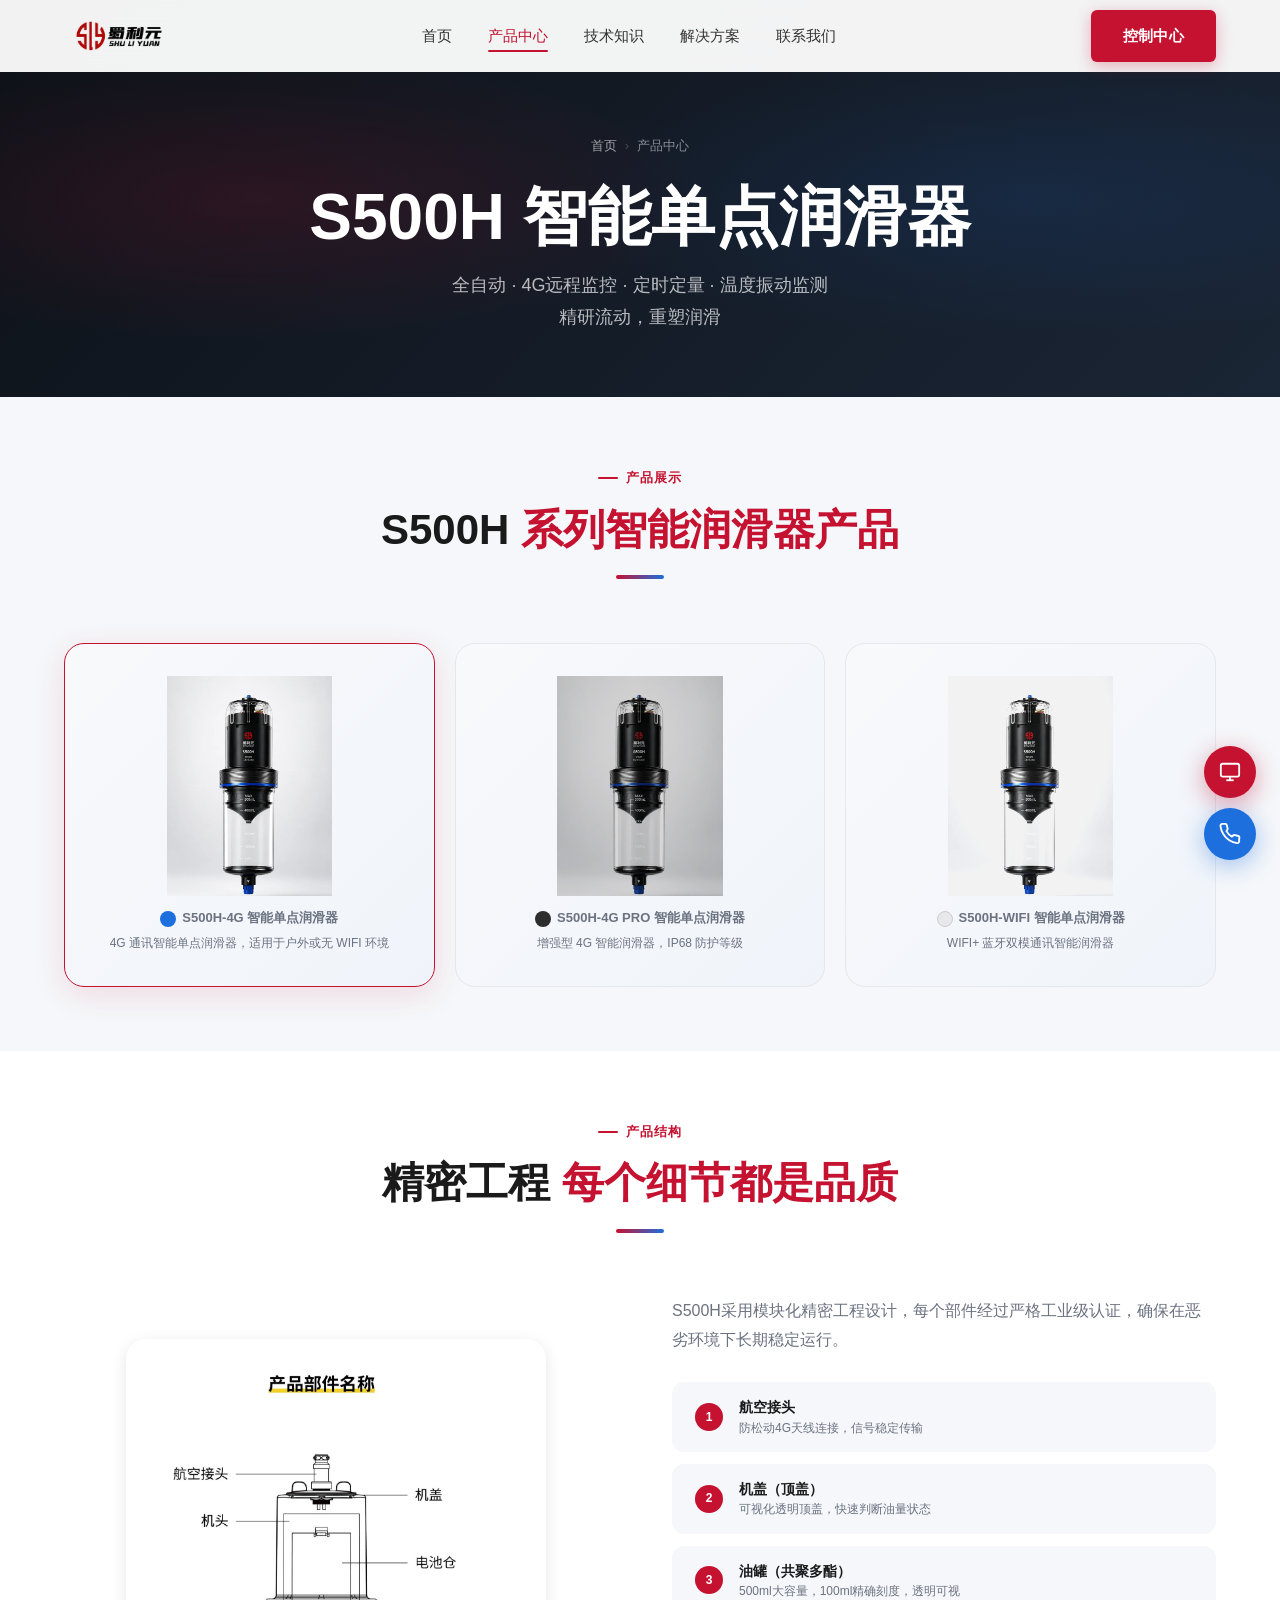
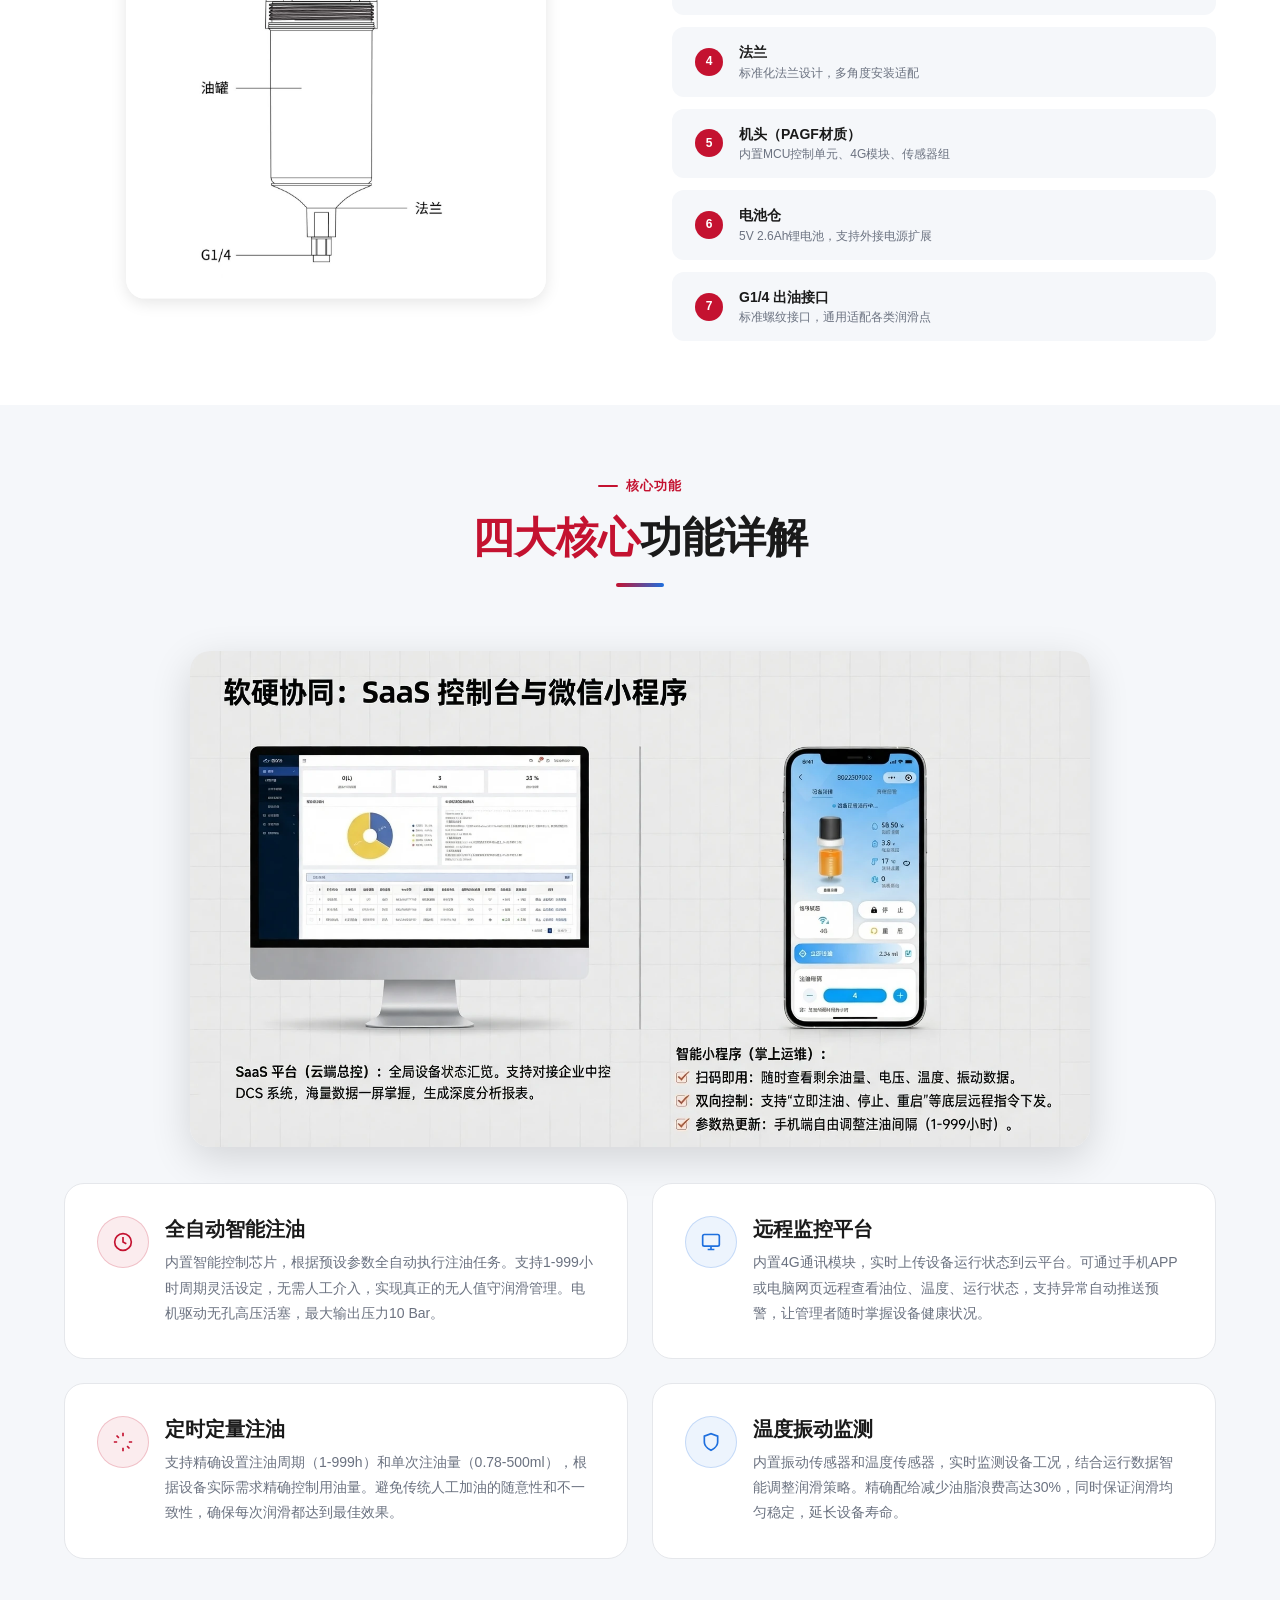
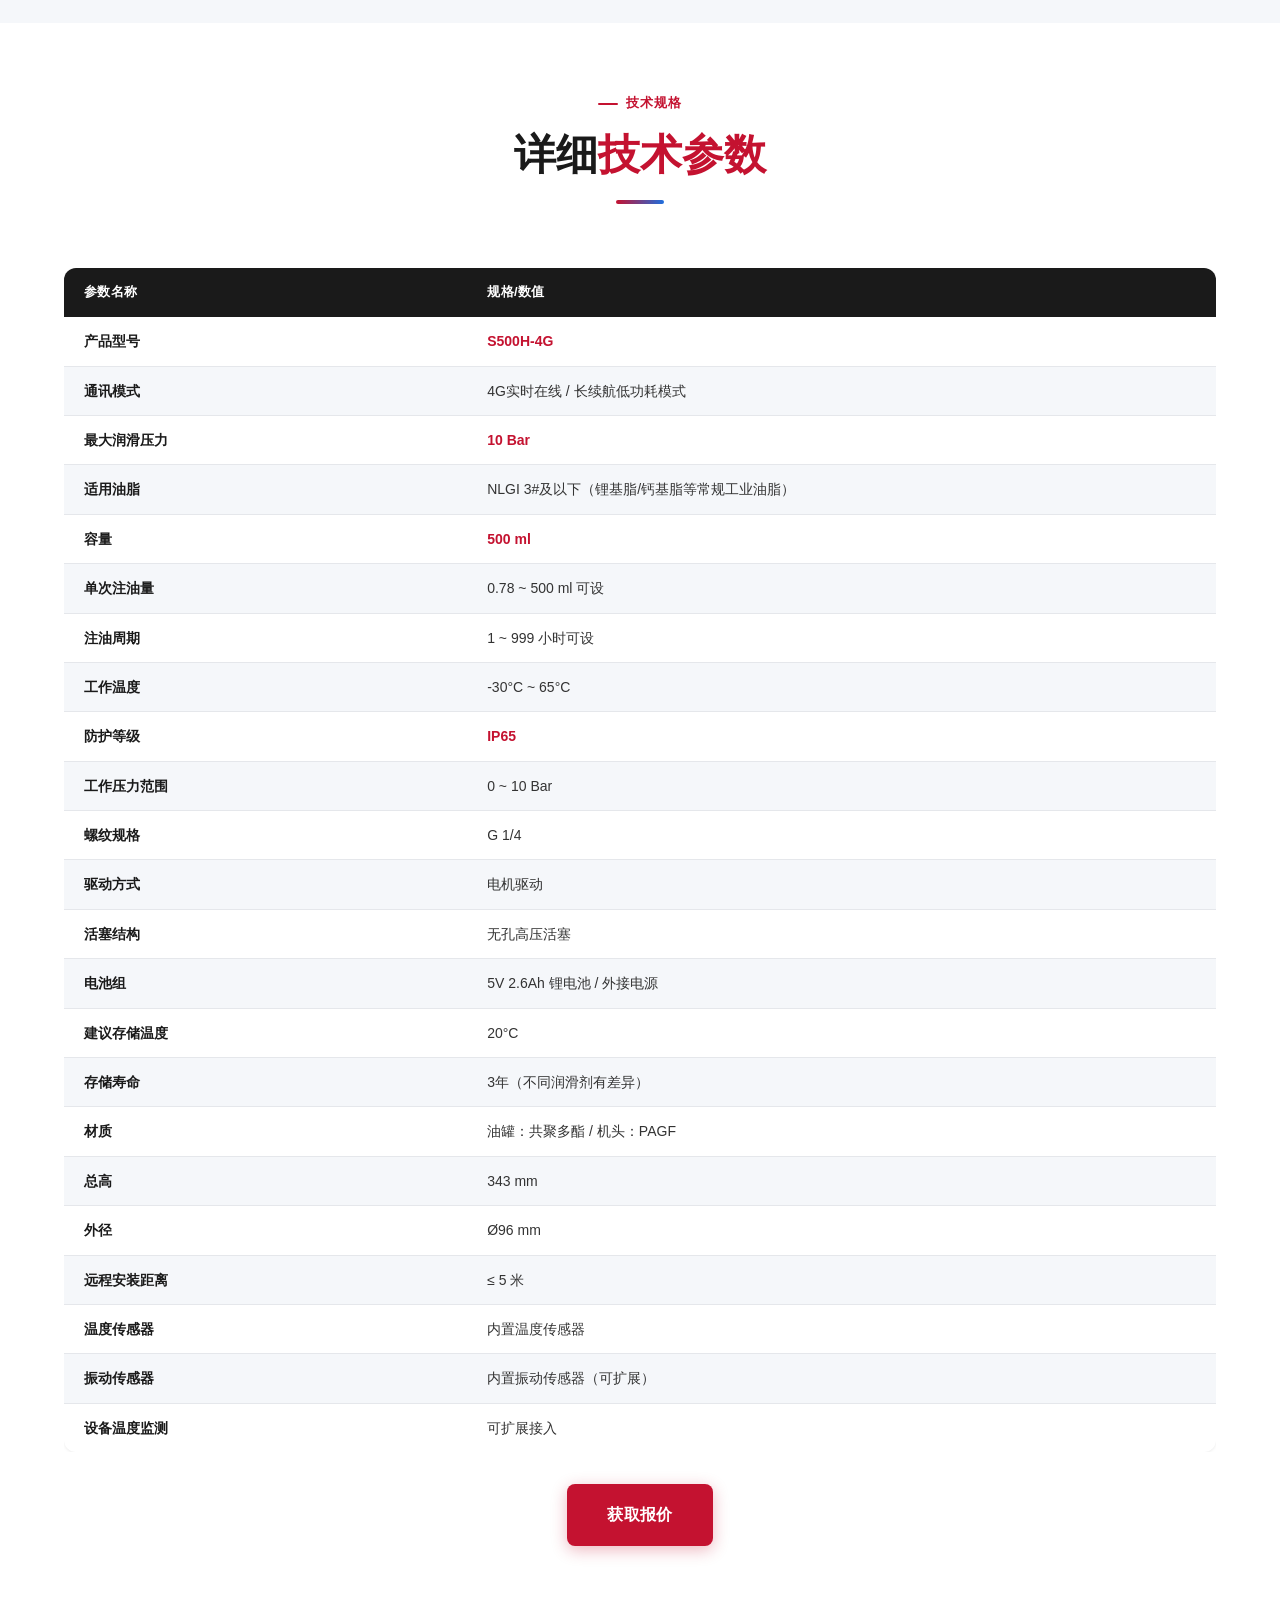
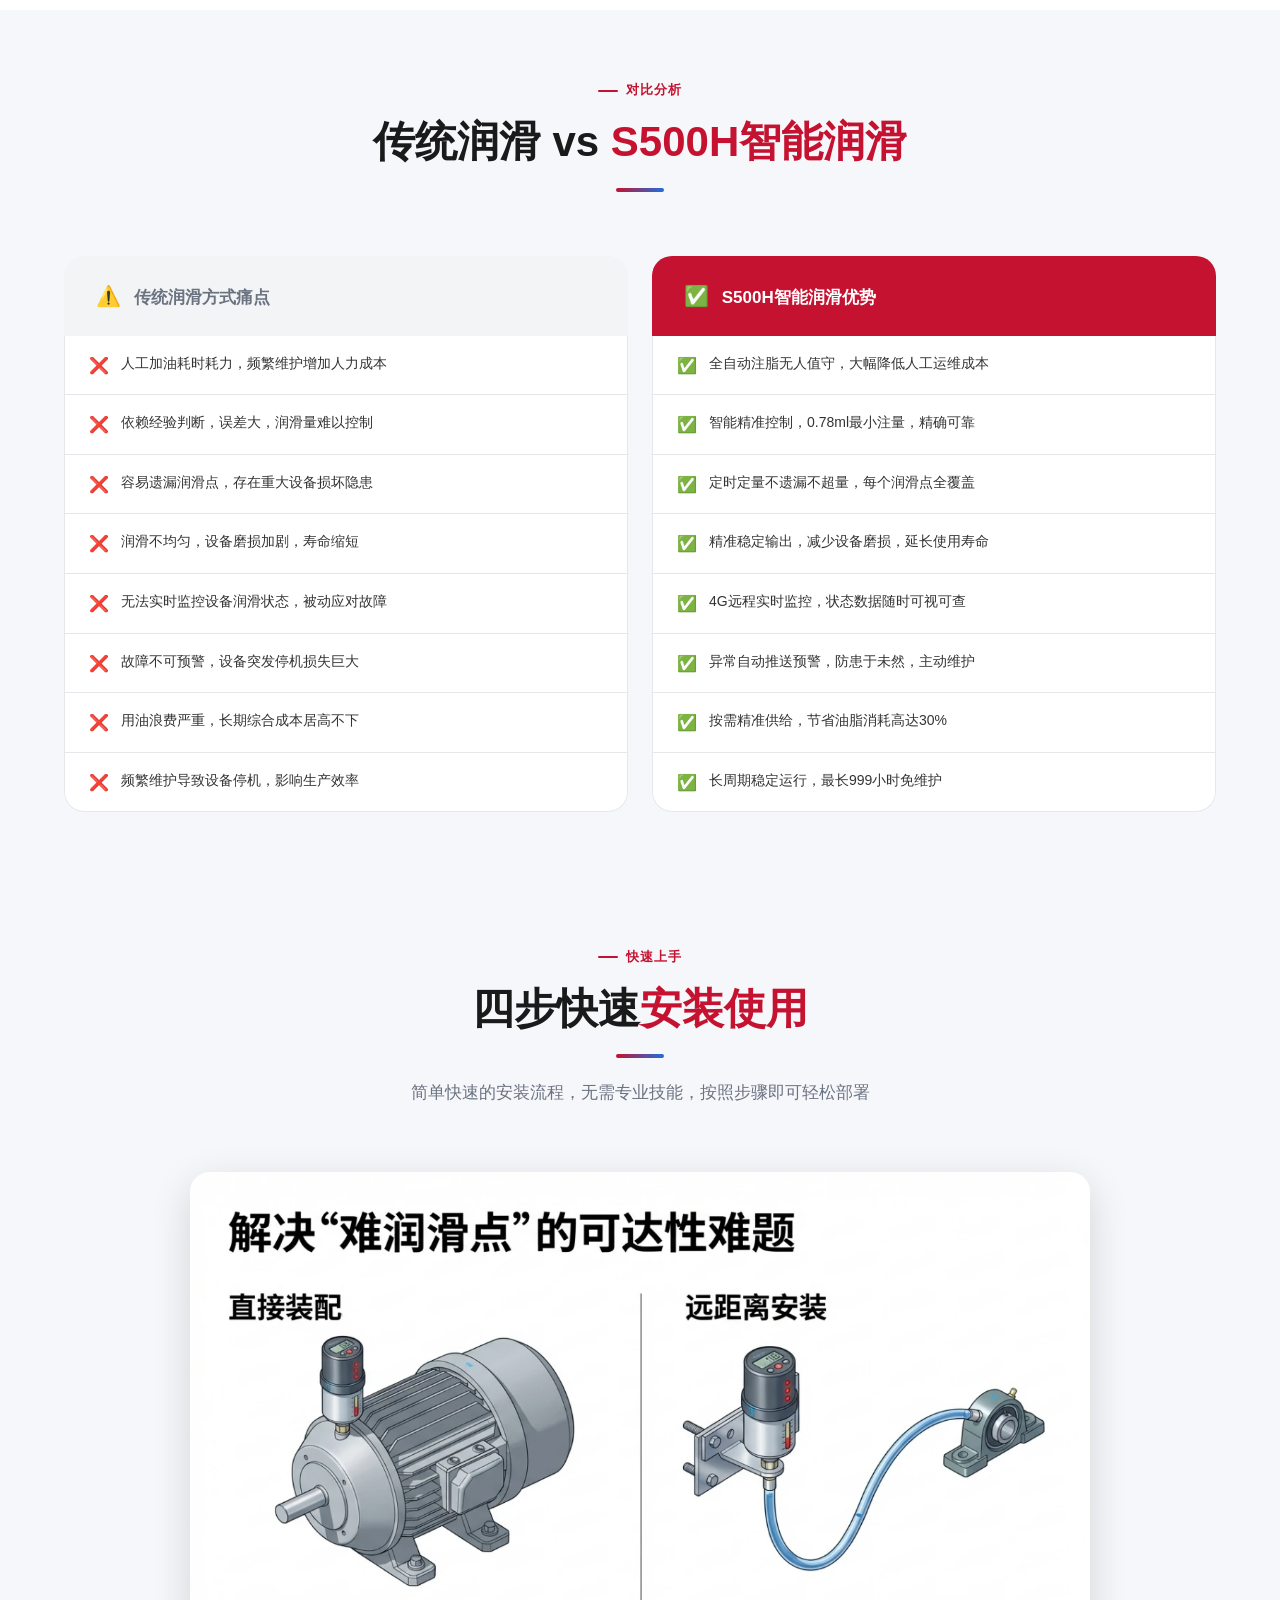
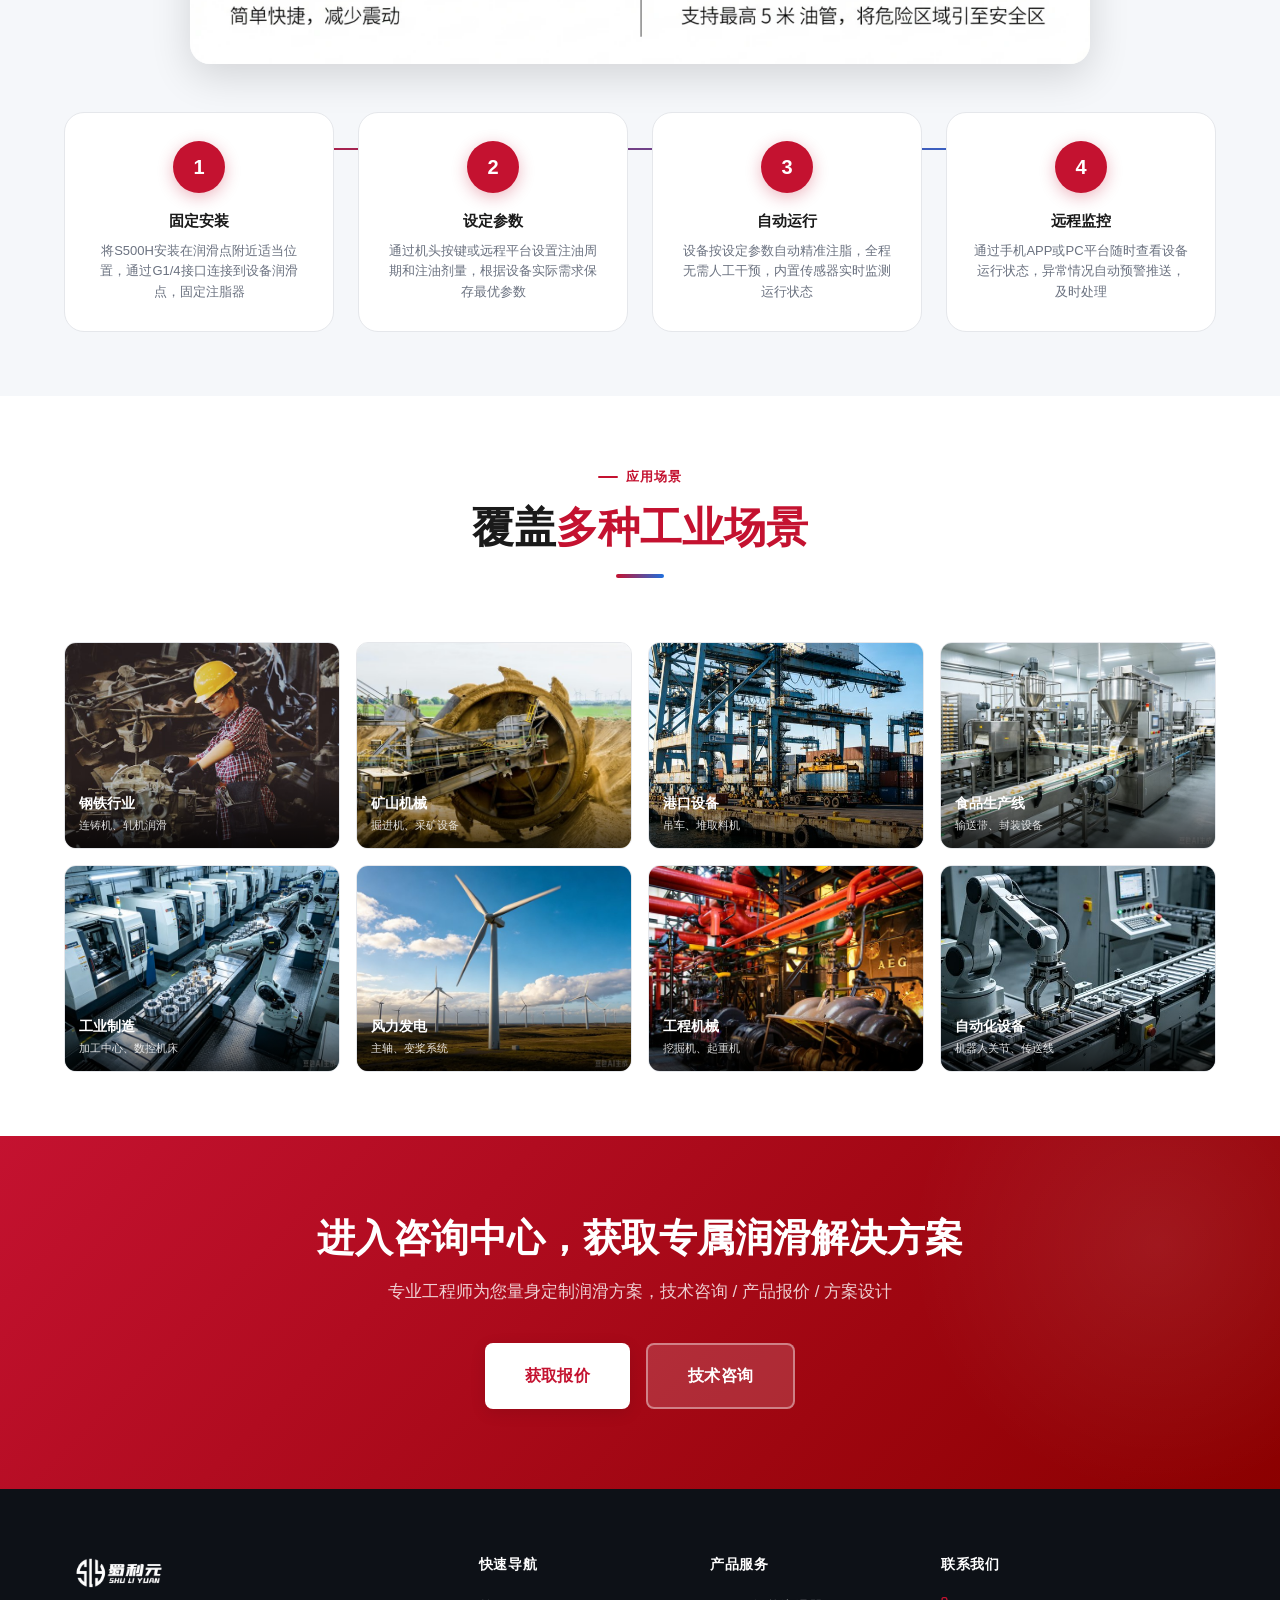
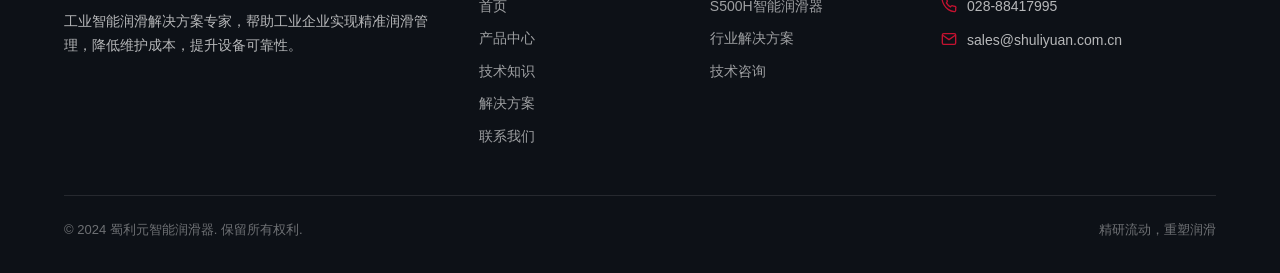
<file: products.html>
<!DOCTYPE html>
<html lang="zh-CN">
<head>
  <meta charset="UTF-8">
  <meta name="viewport" content="width=device-width, initial-scale=1.0">
  <meta name="description" content="S500H智能单点润滑器 - 详细技术参数、产品结构、安装流程及应用场景，10Bar压力，500ml容量，温度振动监测，4G远程监控">
  <title>产品中心 - S500H智能润滑器 | 蜀利元</title>
  <link rel="stylesheet" href="assets/css/style.css">
  <link rel="icon" href="data:image/svg+xml,<svg xmlns='http://www.w3.org/2000/svg' viewBox='0 0 32 32'><rect width='32' height='32' rx='6' fill='%23C41230'/><text y='22' x='5' font-size='18' fill='white' font-weight='bold'>蜀</text></svg>">
  <style>
    /* 产品页专属样式 */
    .product-multi-view {
      display: grid;
      grid-template-columns: repeat(3, 1fr);
      gap: 20px;
      margin-bottom: 48px;
    }
    .product-view-card {
      background: linear-gradient(135deg, #f8f9fb 0%, #f0f4fa 100%);
      border: 1.5px solid var(--border-color);
      border-radius: var(--radius-lg);
      padding: 32px 20px;
      text-align: center;
      transition: all 300ms;
      cursor: pointer;
    }
    .product-view-card:hover, .product-view-card.active {
      border-color: var(--brand-red);
      box-shadow: 0 8px 32px rgba(196,18,48,0.12);
    }
    .product-view-card .color-label {
      display: inline-block;
      width: 16px;
      height: 16px;
      border-radius: 50%;
      margin-right: 6px;
      vertical-align: middle;
    }
    .product-view-card h5 { font-size: 13px; color: var(--text-muted); margin-top: 12px; }
    
    /* 结构图 */
    .structure-section { padding: 96px 0; background: var(--bg-white); }
    .structure-inner { display: grid; grid-template-columns: 1fr 1fr; gap: 64px; align-items: center; }
    .structure-diagram-img { max-width: 420px; width: 100%; height: auto; border-radius: var(--radius-lg); box-shadow: var(--shadow-md); }
    .structure-parts { display: flex; flex-direction: column; gap: 12px; }
    .part-item {
      display: flex;
      align-items: center;
      gap: 16px;
      padding: 14px 20px;
      background: var(--bg-gray);
      border-radius: var(--radius-md);
      border-left: 3px solid transparent;
      transition: all 200ms;
      cursor: pointer;
    }
    .part-item:hover { border-left-color: var(--brand-red); background: rgba(196,18,48,0.04); }
    .part-num {
      width: 28px;
      height: 28px;
      border-radius: 50%;
      background: var(--brand-red);
      color: white;
      font-size: 12px;
      font-weight: 800;
      display: flex;
      align-items: center;
      justify-content: center;
      flex-shrink: 0;
    }
    .part-name { font-size: 14px; font-weight: 700; color: var(--text-primary); }
    .part-desc { font-size: 12px; color: var(--text-muted); }
    
    /* 对比区域 */
    .compare-cost-section { padding: 80px 0; background: var(--bg-white); }
    .compare-cost-grid { display: grid; grid-template-columns: 1fr 1fr; gap: 32px; margin-top: 48px; }
    .cost-card { border-radius: var(--radius-lg); overflow: hidden; box-shadow: var(--shadow-md); }
    .cost-card-header { padding: 24px 32px; }
    .cost-card-header.danger { background: #FFF1F2; border-bottom: 3px solid #FCA5A5; }
    .cost-card-header.success { background: rgba(30,111,222,0.06); border-bottom: 3px solid var(--brand-blue); }
    .cost-card-header h4 { font-size: 17px; }
    .cost-card-header.danger h4 { color: #DC2626; }
    .cost-card-header.success h4 { color: var(--brand-blue); }
    .cost-card-body { background: white; padding: 24px 32px; }
    .cost-item { display: flex; gap: 10px; padding: 10px 0; border-bottom: 1px solid var(--border-color); font-size: 14px; }
    .cost-item:last-child { border-bottom: none; }
    .cost-item .icon { flex-shrink: 0; }
    
    /* 应用场景图片网格 */
    .scene-grid {
      display: grid;
      grid-template-columns: repeat(4, 1fr);
      gap: 16px;
      margin-top: 48px;
    }
    .scene-card {
      border-radius: var(--radius-md);
      overflow: hidden;
      position: relative;
      aspect-ratio: 4/3;
      border: 1px solid var(--border-color);
      display: flex;
      align-items: flex-end;
      transition: all 300ms;
    }
    .scene-card:hover { transform: translateY(-4px); box-shadow: var(--shadow-lg); }
    .scene-card img {
      position: absolute;
      top: 0; left: 0;
      width: 100%; height: 100%;
      object-fit: cover;
      transition: transform 400ms;
    }
    .scene-card:hover img { transform: scale(1.06); }
    .scene-card-content {
      position: relative;
      z-index: 1;
      width: 100%;
      background: linear-gradient(to top, rgba(0,0,0,0.72), transparent);
      padding: 16px 14px 12px;
      color: white;
    }
    .scene-card-content h5 { font-size: 14px; font-weight: 700; }
    .scene-card-content p { font-size: 11px; opacity: 0.85; margin-top: 2px; }
    
    @media(max-width:767px){
      .product-multi-view { grid-template-columns: 1fr; }
      .structure-inner { grid-template-columns: 1fr; }
      .compare-cost-grid { grid-template-columns: 1fr; }
      .scene-grid { grid-template-columns: 1fr 1fr; }
      .scene-card-content { padding: 10px 10px 8px; }
      .scene-card-content h5 { font-size: 12px; }
      .scene-card-content p { font-size: 10px; }
    }
    @media(max-width:480px){
      .scene-grid { grid-template-columns: 1fr; }
      .saas-img-wrap { margin: 20px 0 28px; }
      .saas-platform-img { border-radius: var(--radius-md); }
    }

    /* 核心功能卡片 */
    .saas-img-wrap {
      margin: 36px 0 48px;
      display: flex;
      justify-content: center;
    }
    .saas-platform-img {
      max-width: 900px;
      width: 100%;
      height: auto;
      border-radius: var(--radius-lg);
      box-shadow: var(--shadow-lg);
      display: block;
    }
    .core-func-grid {
      display: grid;
      grid-template-columns: 1fr 1fr;
      gap: 24px;
    }
    .core-func-item {
      display: flex;
      gap: 16px;
      align-items: flex-start;
    }
    .core-func-title {
      font-size: 20px;
      margin-bottom: 8px;
    }
    .core-func-desc {
      font-size: 14px;
      color: var(--text-muted);
      line-height: 1.8;
    }
    @media(max-width:767px){
      .core-func-grid {
        grid-template-columns: 1fr;
        gap: 16px;
      }
      .core-func-item {
        gap: 12px;
      }
      .core-func-title {
        font-size: 17px;
        margin-bottom: 6px;
      }
      .core-func-desc {
        font-size: 13px;
        line-height: 1.7;
      }
    }
    @media(max-width:480px){
      .core-func-item {
        flex-direction: column;
        align-items: center;
        text-align: center;
      }
      .core-func-title {
        font-size: 16px;
      }
      .core-func-desc {
        font-size: 12px;
      }
    }

    /* 产品页板块间距收紧 */
    .section-pad { padding: 64px 0; }
    .structure-section { padding: 64px 0; }
    .compare-section { padding: 64px 0; }
    .product-multi-view { margin-bottom: 0; }
    .saas-img-wrap { margin: 28px 0 36px; }
    @media(max-width:767px){
      .section-pad { padding: 44px 0; }
      .structure-section { padding: 44px 0; }
      .compare-section { padding: 44px 0; }
    }
  </style>
</head>
<body>

<div class="scroll-progress"></div>

<!-- ===== 导航 ===== -->
<nav class="navbar" id="navbar">
  <div class="navbar-inner">
    <a href="index.html" class="navbar-logo">
      <img src="assets/images/logo.png" alt="蜀利元智能润滑器" class="logo-img" height="40">
    </a>
    <nav class="navbar-nav">
      <a href="index.html" class="nav-link">首页</a>
      <a href="products.html" class="nav-link active">产品中心</a>
      <a href="knowledge.html" class="nav-link">技术知识</a>
      <a href="solutions.html" class="nav-link">解决方案</a>
      <a href="contact.html" class="nav-link">联系我们</a>
    </nav>
    <div class="navbar-cta"><a href="http://shuliyuan.com.cn/" target="_blank" class="btn btn-primary">控制中心</a></div>
    <button class="hamburger" id="hamburger"><span></span><span></span><span></span></button>
  </div>
</nav>
<div class="mobile-menu" id="mobileMenu">
  <a href="index.html" class="nav-link">首页</a>
  <a href="products.html" class="nav-link active">产品中心</a>
  <a href="knowledge.html" class="nav-link">技术知识</a>
  <a href="solutions.html" class="nav-link">解决方案</a>
  <a href="contact.html" class="nav-link">联系我们</a>
  <a href="http://shuliyuan.com.cn/" target="_blank" class="btn btn-primary">控制中心</a>
</div>

<!-- ===== 页面Banner ===== -->
<section class="page-hero">
  <div class="container">
    <div class="page-hero-content fade-up">
      <div class="breadcrumb">
        <a href="index.html">首页</a>
        <span class="sep">›</span>
        <span>产品中心</span>
      </div>
      <h1>S500H 智能单点润滑器</h1>
      <p>全自动 · 4G远程监控 · 定时定量 · 温度振动监测<br>精研流动，重塑润滑</p>
    </div>
  </div>
</section>

<!-- ===== 产品多角度展示 ===== -->
<section class="section-pad" style="background:var(--bg-gray)">
  <div class="container">
    <div class="section-header fade-up">
      <span class="section-label">产品展示</span>
      <h2 class="section-title">S500H <span>系列智能润滑器产品</span></h2>
      <div class="section-divider" style="margin:20px auto 20px"></div>
    </div>

    <div class="product-multi-view">
      <div class="product-view-card active fade-up">
        <img src="assets/images/s500h-real.webp" alt="S500H-4G 智能单点润滑器" style="max-height:220px;margin:0 auto;display:block">
        <h5><span class="color-label" style="background:#1E6FDE"></span>S500H-4G 智能单点润滑器</h5>
        <p style="font-size:12px;color:var(--text-muted);text-align:center;margin-top:4px">4G 通讯智能单点润滑器，适用于户外或无 WIFI 环境</p>
      </div>
      <div class="product-view-card fade-up fade-up-delay-1">
        <img src="assets/images/s500h-real.webp" alt="S500H-4G PRO 智能单点润滑器" style="max-height:220px;margin:0 auto;display:block;filter:grayscale(0.3) brightness(0.85)">
        <h5><span class="color-label" style="background:#2D2D2D"></span>S500H-4G PRO 智能单点润滑器</h5>
        <p style="font-size:12px;color:var(--text-muted);text-align:center;margin-top:4px">增强型 4G 智能润滑器，IP68 防护等级</p>
      </div>
      <div class="product-view-card fade-up fade-up-delay-2">
        <img src="assets/images/s500h-real.webp" alt="S500H-WIFI 智能单点润滑器" style="max-height:220px;margin:0 auto;display:block;filter:brightness(1.15) contrast(0.9)">
        <h5><span class="color-label" style="background:#E8E8EC;border:1px solid #ccc"></span>S500H-WIFI 智能单点润滑器</h5>
        <p style="font-size:12px;color:var(--text-muted);text-align:center;margin-top:4px">WIFI+ 蓝牙双模通讯智能润滑器</p>
      </div>
    </div>
  </div>
</section>

<!-- ===== 产品结构图 ===== -->
<section class="structure-section">
  <div class="container">
    <div class="section-header fade-up">
      <span class="section-label">产品结构</span>
      <h2 class="section-title">精密工程 <span>每个细节都是品质</span></h2>
      <div class="section-divider" style="margin:20px auto 20px"></div>
    </div>
    <div class="structure-inner">
      <!-- 产品结构图 -->
      <div class="fade-up" style="display:flex;justify-content:center">
        <img src="assets/images/s500h-structure.jpg" alt="S500H产品部件名称示意图" class="structure-diagram-img">
      </div>

      <!-- 右侧部件列表 -->
      <div>
        <p style="font-size:16px;color:var(--text-muted);line-height:1.8;margin-bottom:28px">
          S500H采用模块化精密工程设计，每个部件经过严格工业级认证，确保在恶劣环境下长期稳定运行。
        </p>
        <div class="structure-parts">
          <div class="part-item fade-up">
            <div class="part-num">1</div>
            <div>
              <div class="part-name">航空接头</div>
              <div class="part-desc">防松动4G天线连接，信号稳定传输</div>
            </div>
          </div>
          <div class="part-item fade-up fade-up-delay-1">
            <div class="part-num">2</div>
            <div>
              <div class="part-name">机盖（顶盖）</div>
              <div class="part-desc">可视化透明顶盖，快速判断油量状态</div>
            </div>
          </div>
          <div class="part-item fade-up fade-up-delay-2">
            <div class="part-num">3</div>
            <div>
              <div class="part-name">油罐（共聚多酯）</div>
              <div class="part-desc">500ml大容量，100ml精确刻度，透明可视</div>
            </div>
          </div>
          <div class="part-item fade-up fade-up-delay-3">
            <div class="part-num">4</div>
            <div>
              <div class="part-name">法兰</div>
              <div class="part-desc">标准化法兰设计，多角度安装适配</div>
            </div>
          </div>
          <div class="part-item fade-up fade-up-delay-4">
            <div class="part-num">5</div>
            <div>
              <div class="part-name">机头（PAGF材质）</div>
              <div class="part-desc">内置MCU控制单元、4G模块、传感器组</div>
            </div>
          </div>
          <div class="part-item fade-up">
            <div class="part-num">6</div>
            <div>
              <div class="part-name">电池仓</div>
              <div class="part-desc">5V 2.6Ah锂电池，支持外接电源扩展</div>
            </div>
          </div>
          <div class="part-item fade-up fade-up-delay-1">
            <div class="part-num">7</div>
            <div>
              <div class="part-name">G1/4 出油接口</div>
              <div class="part-desc">标准螺纹接口，通用适配各类润滑点</div>
            </div>
          </div>
        </div>
      </div>
    </div>
  </div>
</section>

<!-- ===== 4大功能详解 ===== -->
<section class="section-pad" style="background:var(--bg-gray)">
  <div class="container">
    <div class="section-header fade-up">
      <span class="section-label">核心功能</span>
      <h2 class="section-title"><span>四大核心</span>功能详解</h2>
      <div class="section-divider" style="margin:20px auto 20px"></div>
    </div>

    <div class="saas-img-wrap fade-up">
      <img src="assets/images/saas-platform.png" alt="SaaS控制台与微信小程序" class="saas-platform-img">
    </div>

    <div class="core-func-grid">
      <div class="card fade-up">
        <div class="core-func-item">
          <div class="feature-icon-circle" style="width:52px;height:52px;flex-shrink:0">
            <svg viewBox="0 0 24 24" fill="none" stroke="#C41230" stroke-width="2" width="26" height="26"><circle cx="12" cy="12" r="10"/><path d="M12 6v6l4 2"/></svg>
          </div>
          <div>
            <h3 class="core-func-title">全自动智能注油</h3>
            <p class="core-func-desc">内置智能控制芯片，根据预设参数全自动执行注油任务。支持1-999小时周期灵活设定，无需人工介入，实现真正的无人值守润滑管理。电机驱动无孔高压活塞，最大输出压力10 Bar。</p>
          </div>
        </div>
      </div>
      <div class="card fade-up fade-up-delay-1">
        <div class="core-func-item">
          <div class="feature-icon-circle blue" style="width:52px;height:52px;flex-shrink:0;background:rgba(30,111,222,0.08);border-color:rgba(30,111,222,0.2)">
            <svg viewBox="0 0 24 24" fill="none" stroke="#1E6FDE" stroke-width="2" width="26" height="26"><rect x="2" y="3" width="20" height="14" rx="2"/><path d="M8 21h8M12 17v4"/></svg>
          </div>
          <div>
            <h3 class="core-func-title">远程监控平台</h3>
            <p class="core-func-desc">内置4G通讯模块，实时上传设备运行状态到云平台。可通过手机APP或电脑网页远程查看油位、温度、运行状态，支持异常自动推送预警，让管理者随时掌握设备健康状况。</p>
          </div>
        </div>
      </div>
      <div class="card fade-up fade-up-delay-2">
        <div class="core-func-item">
          <div class="feature-icon-circle" style="width:52px;height:52px;flex-shrink:0">
            <svg viewBox="0 0 24 24" fill="none" stroke="#C41230" stroke-width="2" width="26" height="26"><path d="M12 1v4M12 19v4M4.22 4.22l2.83 2.83M16.95 16.95l2.83 2.83M1 12h4M19 12h4"/></svg>
          </div>
          <div>
            <h3 class="core-func-title">定时定量注油</h3>
            <p class="core-func-desc">支持精确设置注油周期（1-999h）和单次注油量（0.78-500ml），根据设备实际需求精确控制用油量。避免传统人工加油的随意性和不一致性，确保每次润滑都达到最佳效果。</p>
          </div>
        </div>
      </div>
      <div class="card fade-up fade-up-delay-3">
        <div class="core-func-item">
          <div class="feature-icon-circle blue" style="width:52px;height:52px;flex-shrink:0;background:rgba(30,111,222,0.08);border-color:rgba(30,111,222,0.2)">
            <svg viewBox="0 0 24 24" fill="none" stroke="#1E6FDE" stroke-width="2" width="26" height="26"><path d="M12 22s8-4 8-10V5l-8-3-8 3v7c0 6 8 10 8 10z"/></svg>
          </div>
          <div>
            <h3 class="core-func-title">温度振动监测</h3>
            <p class="core-func-desc">内置振动传感器和温度传感器，实时监测设备工况，结合运行数据智能调整润滑策略。精确配给减少油脂浪费高达30%，同时保证润滑均匀稳定，延长设备寿命。</p>
          </div>
        </div>
      </div>
    </div>
  </div>
</section>

<!-- ===== 详细技术参数表 ===== -->
<section class="section-pad" style="background:var(--bg-white)">
  <div class="container">
    <div class="section-header fade-up">
      <span class="section-label">技术规格</span>
      <h2 class="section-title">详细<span>技术参数</span></h2>
      <div class="section-divider" style="margin:20px auto 20px"></div>
    </div>
    <div class="fade-up" style="overflow-x:auto">
      <table class="params-table">
        <thead>
          <tr>
            <th style="width:35%">参数名称</th>
            <th>规格/数值</th>
          </tr>
        </thead>
        <tbody>
          <tr><td>产品型号</td><td><span class="highlight">S500H-4G</span></td></tr>
          <tr><td>通讯模式</td><td>4G实时在线 / 长续航低功耗模式</td></tr>
          <tr><td>最大润滑压力</td><td><span class="highlight">10 Bar</span></td></tr>
          <tr><td>适用油脂</td><td>NLGI 3#及以下（锂基脂/钙基脂等常规工业油脂）</td></tr>
          <tr><td>容量</td><td><span class="highlight">500 ml</span></td></tr>
          <tr><td>单次注油量</td><td>0.78 ~ 500 ml 可设</td></tr>
          <tr><td>注油周期</td><td>1 ~ 999 小时可设</td></tr>
          <tr><td>工作温度</td><td>-30°C ~ 65°C</td></tr>
          <tr><td>防护等级</td><td><span class="highlight">IP65</span></td></tr>
          <tr><td>工作压力范围</td><td>0 ~ 10 Bar</td></tr>
          <tr><td>螺纹规格</td><td>G 1/4</td></tr>
          <tr><td>驱动方式</td><td>电机驱动</td></tr>
          <tr><td>活塞结构</td><td>无孔高压活塞</td></tr>
          <tr><td>电池组</td><td>5V 2.6Ah 锂电池 / 外接电源</td></tr>
          <tr><td>建议存储温度</td><td>20°C</td></tr>
          <tr><td>存储寿命</td><td>3年（不同润滑剂有差异）</td></tr>
          <tr><td>材质</td><td>油罐：共聚多酯 / 机头：PAGF</td></tr>
          <tr><td>总高</td><td>343 mm</td></tr>
          <tr><td>外径</td><td>Ø96 mm</td></tr>
          <tr><td>远程安装距离</td><td>≤ 5 米</td></tr>
          <tr><td>温度传感器</td><td>内置温度传感器</td></tr>
          <tr><td>振动传感器</td><td>内置振动传感器（可扩展）</td></tr>
          <tr><td>设备温度监测</td><td>可扩展接入</td></tr>
        </tbody>
      </table>
    </div>

    <div style="margin-top:32px;display:flex;gap:16px;flex-wrap:wrap;justify-content:center">
      <a href="contact.html" class="btn btn-primary btn-lg">获取报价</a>
    </div>
  </div>
</section>

<!-- ===== 传统 vs 智能对比 ===== -->
<section class="compare-section">
  <div class="container">
    <div class="section-header fade-up">
      <span class="section-label">对比分析</span>
      <h2 class="section-title">传统润滑 vs <span>S500H智能润滑</span></h2>
      <div class="section-divider" style="margin:20px auto 20px"></div>
    </div>
    <div class="compare-grid fade-up">
      <div class="compare-col">
        <div class="compare-header old">
          <span style="font-size:20px;margin-right:8px">⚠️</span> 传统润滑方式痛点
        </div>
        <div class="compare-body">
          <div class="compare-item"><span class="compare-icon">❌</span><span>人工加油耗时耗力，频繁维护增加人力成本</span></div>
          <div class="compare-item"><span class="compare-icon">❌</span><span>依赖经验判断，误差大，润滑量难以控制</span></div>
          <div class="compare-item"><span class="compare-icon">❌</span><span>容易遗漏润滑点，存在重大设备损坏隐患</span></div>
          <div class="compare-item"><span class="compare-icon">❌</span><span>润滑不均匀，设备磨损加剧，寿命缩短</span></div>
          <div class="compare-item"><span class="compare-icon">❌</span><span>无法实时监控设备润滑状态，被动应对故障</span></div>
          <div class="compare-item"><span class="compare-icon">❌</span><span>故障不可预警，设备突发停机损失巨大</span></div>
          <div class="compare-item"><span class="compare-icon">❌</span><span>用油浪费严重，长期综合成本居高不下</span></div>
          <div class="compare-item"><span class="compare-icon">❌</span><span>频繁维护导致设备停机，影响生产效率</span></div>
        </div>
      </div>
      <div class="compare-col">
        <div class="compare-header new">
          <span style="font-size:20px;margin-right:8px">✅</span> S500H智能润滑优势
        </div>
        <div class="compare-body">
          <div class="compare-item"><span class="compare-icon">✅</span><span>全自动注脂无人值守，大幅降低人工运维成本</span></div>
          <div class="compare-item"><span class="compare-icon">✅</span><span>智能精准控制，0.78ml最小注量，精确可靠</span></div>
          <div class="compare-item"><span class="compare-icon">✅</span><span>定时定量不遗漏不超量，每个润滑点全覆盖</span></div>
          <div class="compare-item"><span class="compare-icon">✅</span><span>精准稳定输出，减少设备磨损，延长使用寿命</span></div>
          <div class="compare-item"><span class="compare-icon">✅</span><span>4G远程实时监控，状态数据随时可视可查</span></div>
          <div class="compare-item"><span class="compare-icon">✅</span><span>异常自动推送预警，防患于未然，主动维护</span></div>
          <div class="compare-item"><span class="compare-icon">✅</span><span>按需精准供给，节省油脂消耗高达30%</span></div>
          <div class="compare-item"><span class="compare-icon">✅</span><span>长周期稳定运行，最长999小时免维护</span></div>
        </div>
      </div>
    </div>
  </div>
</section>

<!-- ===== 安装流程 ===== -->
<section class="section-pad" style="background:var(--bg-gray)">
  <div class="container">
    <div class="section-header fade-up">
      <span class="section-label">快速上手</span>
      <h2 class="section-title">四步快速<span>安装使用</span></h2>
      <div class="section-divider" style="margin:20px auto 20px"></div>
      <p class="section-subtitle" style="margin:0 auto">简单快速的安装流程，无需专业技能，按照步骤即可轻松部署</p>
    </div>

    <div style="margin:36px 0 48px;display:flex;justify-content:center" class="fade-up">
      <img src="assets/images/install-method.png" alt="解决难润滑点的可达性难题 - 直接装配与远距离安装" style="max-width:900px;width:100%;height:auto;border-radius:var(--radius-lg);box-shadow:var(--shadow-lg);display:block">
    </div>

    <div class="steps-grid fade-up">
      <div class="step-card">
        <div class="step-num">1</div>
        <h4>固定安装</h4>
        <p>将S500H安装在润滑点附近适当位置，通过G1/4接口连接到设备润滑点，固定注脂器</p>
      </div>
      <div class="step-card">
        <div class="step-num">2</div>
        <h4>设定参数</h4>
        <p>通过机头按键或远程平台设置注油周期和注油剂量，根据设备实际需求保存最优参数</p>
      </div>
      <div class="step-card">
        <div class="step-num">3</div>
        <h4>自动运行</h4>
        <p>设备按设定参数自动精准注脂，全程无需人工干预，内置传感器实时监测运行状态</p>
      </div>
      <div class="step-card">
        <div class="step-num">4</div>
        <h4>远程监控</h4>
        <p>通过手机APP或PC平台随时查看设备运行状态，异常情况自动预警推送，及时处理</p>
      </div>
    </div>
  </div>
</section>

<!-- ===== 应用场景 ===== -->
<section class="section-pad" style="background:var(--bg-white)">
  <div class="container">
    <div class="section-header fade-up">
      <span class="section-label">应用场景</span>
      <h2 class="section-title">覆盖<span>多种工业场景</span></h2>
      <div class="section-divider" style="margin:20px auto 20px"></div>
    </div>
    <div class="scene-grid fade-up">
      <div class="scene-card">
        <img src="assets/images/scenes/steel.jpg" alt="钢铁行业">
        <div class="scene-card-content"><h5>钢铁行业</h5><p>连铸机、轧机润滑</p></div>
      </div>
      <div class="scene-card">
        <img src="assets/images/scenes/mining.jpg" alt="矿山机械">
        <div class="scene-card-content"><h5>矿山机械</h5><p>掘进机、采矿设备</p></div>
      </div>
      <div class="scene-card">
        <img src="assets/images/scenes/port.jpg" alt="港口设备">
        <div class="scene-card-content"><h5>港口设备</h5><p>吊车、堆取料机</p></div>
      </div>
      <div class="scene-card">
        <img src="assets/images/scenes/food.jpg" alt="食品生产线">
        <div class="scene-card-content"><h5>食品生产线</h5><p>输送带、封装设备</p></div>
      </div>
      <div class="scene-card">
        <img src="assets/images/scenes/manufacturing.jpg" alt="工业制造">
        <div class="scene-card-content"><h5>工业制造</h5><p>加工中心、数控机床</p></div>
      </div>
      <div class="scene-card">
        <img src="assets/images/scenes/wind.jpg" alt="风力发电">
        <div class="scene-card-content"><h5>风力发电</h5><p>主轴、变桨系统</p></div>
      </div>
      <div class="scene-card">
        <img src="assets/images/scenes/construction.jpg" alt="工程机械">
        <div class="scene-card-content"><h5>工程机械</h5><p>挖掘机、起重机</p></div>
      </div>
      <div class="scene-card">
        <img src="assets/images/scenes/automation.jpg" alt="自动化设备">
        <div class="scene-card-content"><h5>自动化设备</h5><p>机器人关节、传送线</p></div>
      </div>
    </div>
  </div>
</section>

<!-- ===== 底部转化 ===== -->
<section class="cta-banner">
  <div class="container">
    <div class="cta-banner-inner fade-up">
      <h2>进入咨询中心，获取专属润滑解决方案</h2>
      <p>专业工程师为您量身定制润滑方案，技术咨询 / 产品报价 / 方案设计</p>
      <div class="cta-banner-btns">
        <a href="contact.html" class="btn btn-white btn-lg">获取报价</a>
        <a href="contact.html" class="btn btn-lg" style="background:rgba(255,255,255,0.15);color:#fff;border:2px solid rgba(255,255,255,0.4)">技术咨询</a>
      </div>
    </div>
  </div>
</section>

<!-- Footer -->
<footer class="footer">
  <div class="container">
    <div class="footer-grid">
      <div class="footer-brand">
        <div class="footer-logo navbar-logo">
          <img src="assets/images/logo.png" alt="蜀利元智能润滑器" class="logo-img" height="40">
        </div>
        <p class="footer-desc">工业智能润滑解决方案专家，帮助工业企业实现精准润滑管理，降低维护成本，提升设备可靠性。</p>
      </div>
      <div class="footer-col"><h5>快速导航</h5><div class="footer-links"><a href="index.html">首页</a><a href="products.html">产品中心</a><a href="knowledge.html">技术知识</a><a href="solutions.html">解决方案</a><a href="contact.html">联系我们</a></div></div>
      <div class="footer-col"><h5>产品服务</h5><div class="footer-links"><a href="products.html">S500H智能润滑器</a><a href="solutions.html">行业解决方案</a><a href="contact.html">技术咨询</a></div></div>
      <div class="footer-col"><h5>联系我们</h5><div class="footer-contact"><div class="contact-item"><svg viewBox="0 0 24 24" fill="none" stroke="currentColor" stroke-width="2"><path d="M22 16.92v3a2 2 0 0 1-2.18 2 19.79 19.79 0 0 1-8.63-3.07A19.5 19.5 0 0 1 4.69 12a19.79 19.79 0 0 1-3.07-8.67A2 2 0 0 1 3.6 1h3a2 2 0 0 1 2 1.72 12.84 12.84 0 0 0 .7 2.81 2 2 0 0 1-.45 2.11L8.09 8.91a16 16 0 0 0 6 6l1.27-1.27a2 2 0 0 1 2.11-.45 12.84 12.84 0 0 0 2.81.7A2 2 0 0 1 22 16.92z"/></svg><span>028-88417995</span></div><div class="contact-item"><svg viewBox="0 0 24 24" fill="none" stroke="currentColor" stroke-width="2"><path d="M4 4h16c1.1 0 2 .9 2 2v12c0 1.1-.9 2-2 2H4c-1.1 0-2-.9-2-2V6c0-1.1.9-2 2-2z"/><polyline points="22,6 12,13 2,6"/></svg><span>sales@shuliyuan.com.cn</span></div></div></div>
    </div>
    <div class="footer-bottom"><span>© 2024 蜀利元智能润滑器. 保留所有权利.</span><span>精研流动，重塑润滑</span></div>
  </div>
</footer>

<div class="float-consult">
  <a href="http://shuliyuan.com.cn/" target="_blank" class="float-btn"><svg viewBox="0 0 24 24" fill="none" stroke="currentColor" stroke-width="2"><rect x="2" y="3" width="20" height="14" rx="2"/><line x1="8" y1="21" x2="16" y2="21"/><line x1="12" y1="17" x2="12" y2="21"/></svg><span class="float-tooltip">控制中心</span></a>
  <a href="tel:02888417995" class="float-btn blue"><svg viewBox="0 0 24 24" fill="none" stroke="currentColor" stroke-width="2"><path d="M22 16.92v3a2 2 0 0 1-2.18 2 19.79 19.79 0 0 1-8.63-3.07A19.5 19.5 0 0 1 4.69 12a19.79 19.79 0 0 1-3.07-8.67A2 2 0 0 1 3.6 1h3a2 2 0 0 1 2 1.72 12.84 12.84 0 0 0 .7 2.81 2 2 0 0 1-.45 2.11L8.09 8.91a16 16 0 0 0 6 6l1.27-1.27a2 2 0 0 1 2.11-.45 12.84 12.84 0 0 0 2.81.7A2 2 0 0 1 22 16.92z"/></svg><span class="float-tooltip">电话咨询</span></a>
</div>

<script src="assets/js/main.js"></script>
</body>
</html>
</file>
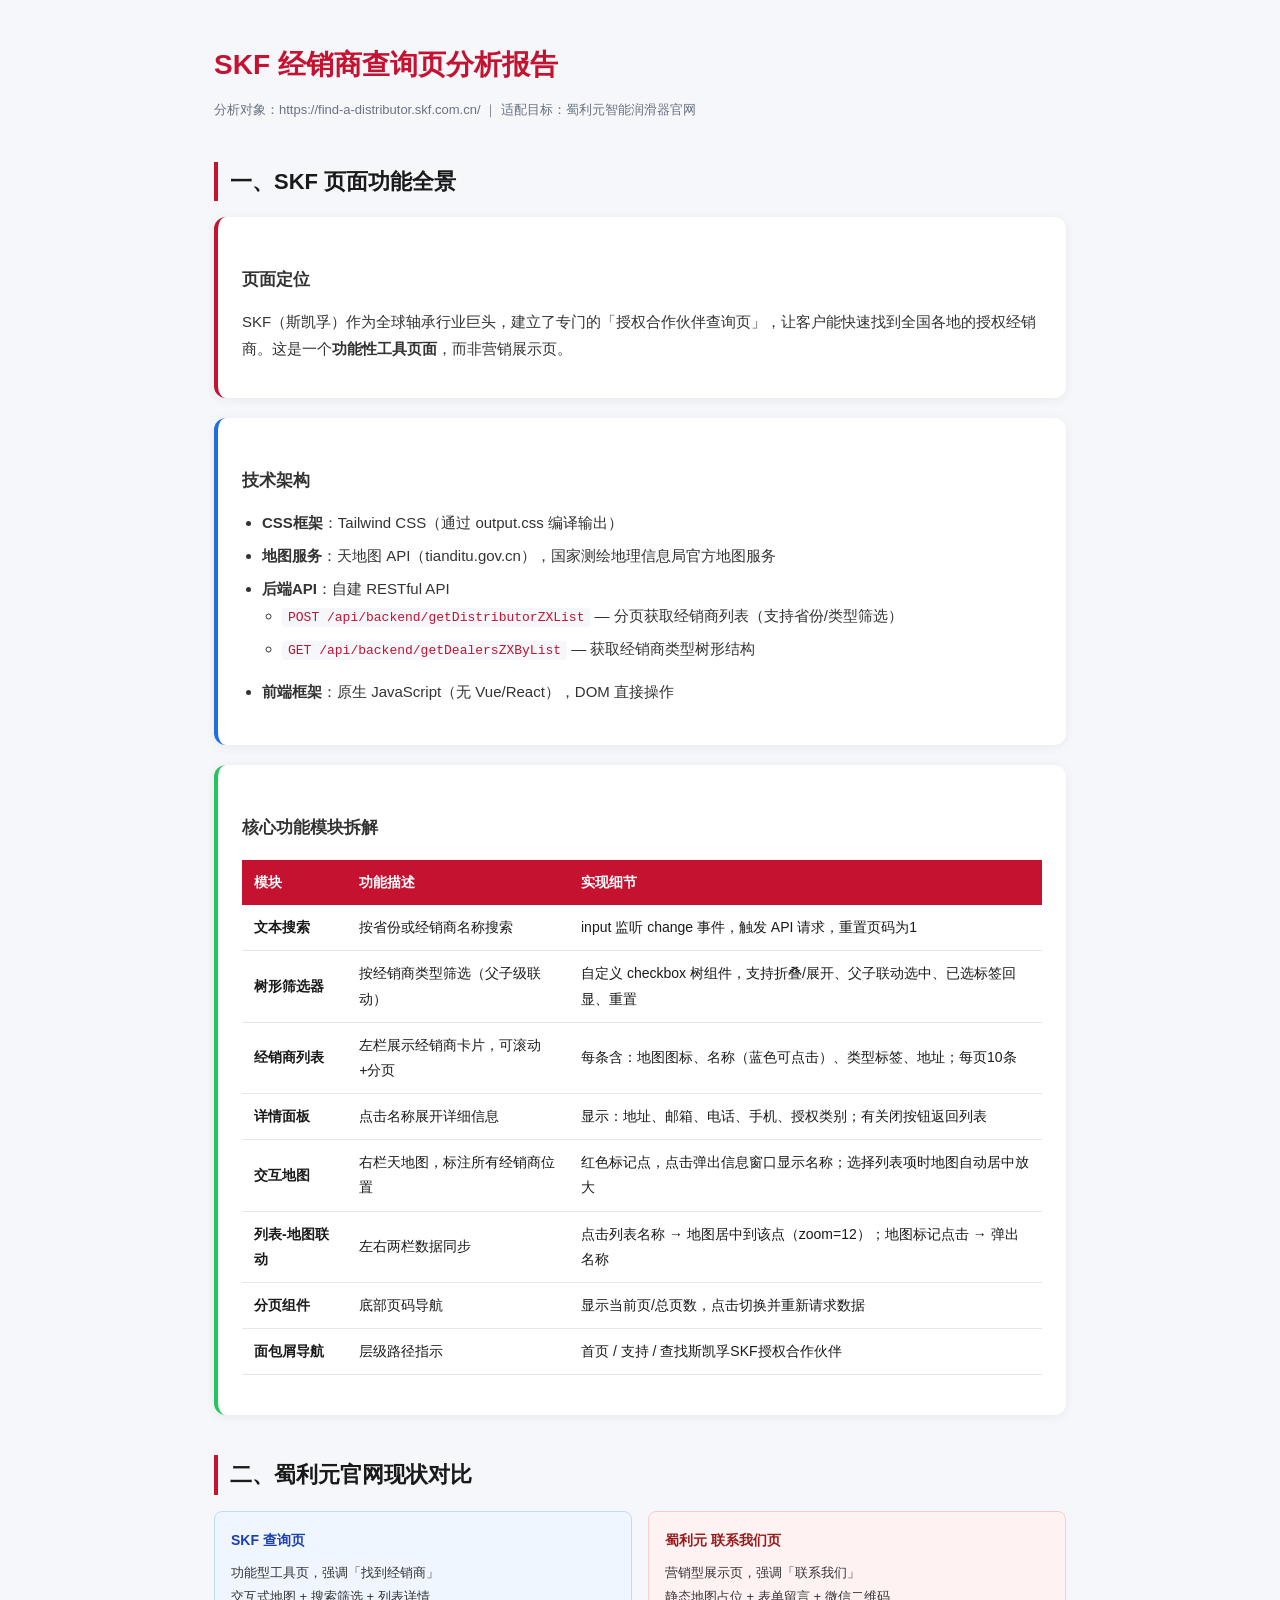
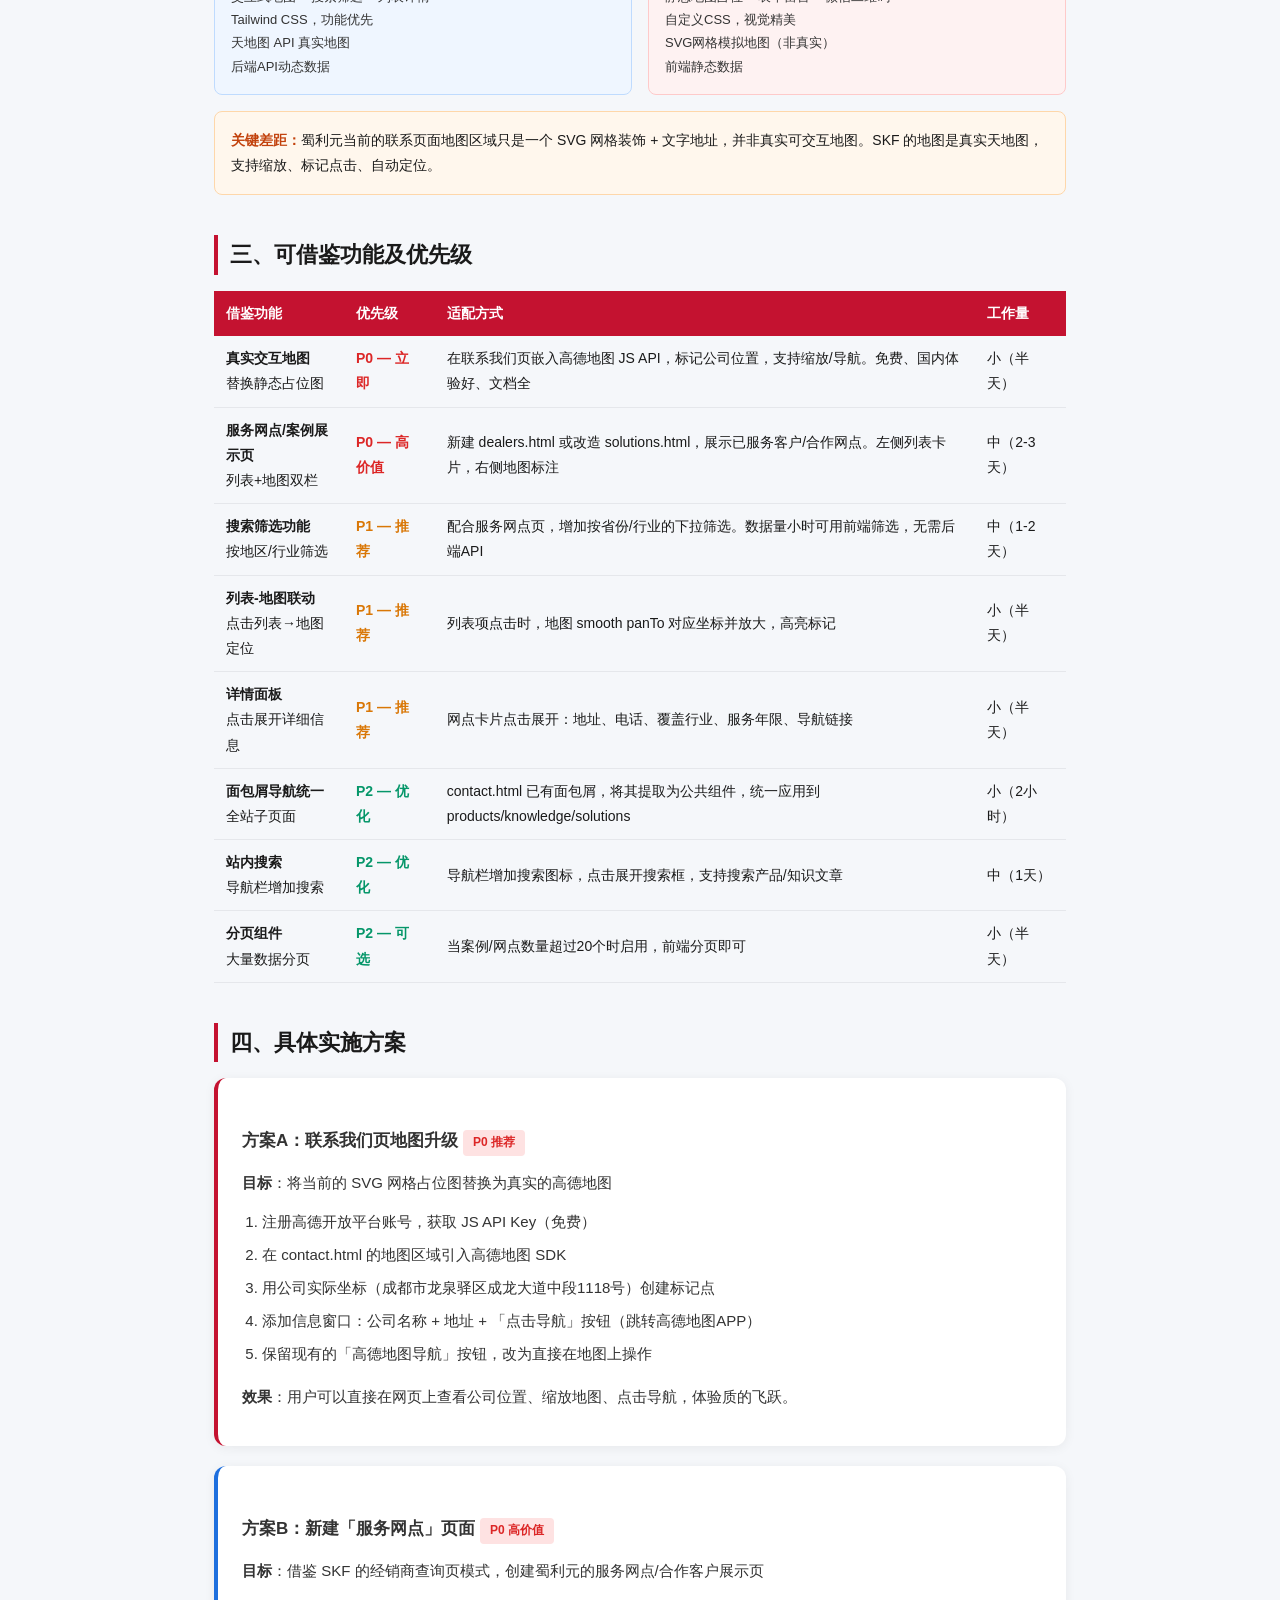
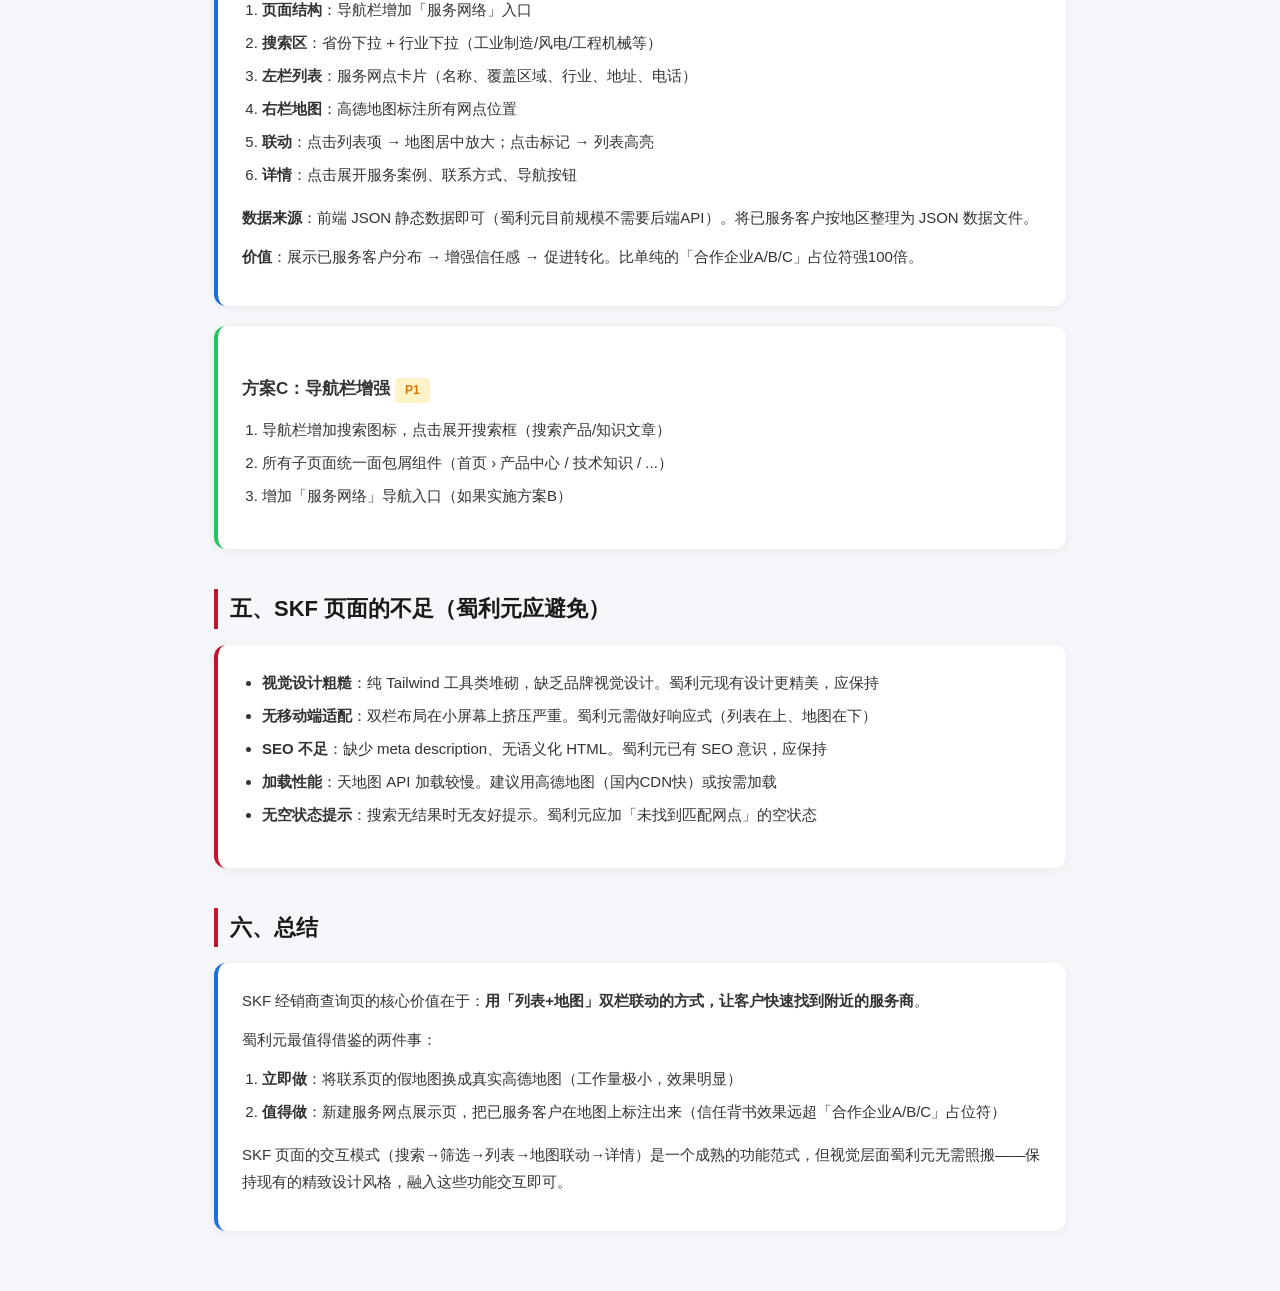
<file: skf-analysis-report.html>
<!DOCTYPE html>
<html lang="zh-CN">
<head>
<meta charset="UTF-8">
<meta name="viewport" content="width=device-width, initial-scale=1.0">
<title>SKF经销商查询页分析 — 蜀利元官网借鉴报告</title>
<style>
  * { margin:0; padding:0; box-sizing:border-box; }
  body { font-family:'PingFang SC','Microsoft YaHei',sans-serif; background:#F5F7FA; color:#1A1A1A; line-height:1.8; }
  .wrap { max-width:900px; margin:0 auto; padding:40px 24px; }
  h1 { font-size:28px; font-weight:800; margin-bottom:8px; color:#C41230; }
  h2 { font-size:22px; font-weight:700; margin:40px 0 16px; color:#1A1A1A; border-left:4px solid #C41230; padding-left:12px; }
  h3 { font-size:17px; font-weight:600; margin:24px 0 12px; color:#333; }
  p { font-size:15px; color:#333; margin-bottom:12px; }
  ul, ol { margin:0 0 16px 20px; }
  li { font-size:15px; color:#333; margin-bottom:6px; }
  .meta { font-size:13px; color:#6B7280; margin-bottom:32px; }
  .card { background:#fff; border-radius:12px; padding:24px; margin-bottom:20px; box-shadow:0 2px 12px rgba(0,0,0,0.06); }
  .card-red { border-left:4px solid #C41230; }
  .card-blue { border-left:4px solid #1E6FDE; }
  .card-green { border-left:4px solid #22C55E; }
  .tag { display:inline-block; padding:2px 10px; border-radius:4px; font-size:12px; font-weight:600; margin-right:6px; }
  .tag-high { background:#FEE2E2; color:#DC2626; }
  .tag-mid { background:#FEF3C7; color:#D97706; }
  .tag-low { background:#D1FAE5; color:#059669; }
  .tag-done { background:#DBEAFE; color:#2563EB; }
  code { background:#F5F7FA; padding:2px 6px; border-radius:4px; font-size:13px; color:#C41230; }
  .compare { display:grid; grid-template-columns:1fr 1fr; gap:16px; margin:16px 0; }
  .compare-box { padding:16px; border-radius:8px; }
  .compare-skf { background:#EFF6FF; border:1px solid #BFDBFE; }
  .compare-sly { background:#FEF2F2; border:1px solid #FECACA; }
  .compare-box h4 { font-size:14px; margin-bottom:8px; }
  .compare-skf h4 { color:#1E40AF; }
  .compare-sly h4 { color:#991B1B; }
  .compare-box p { font-size:13px; margin:0; }
  table { width:100%; border-collapse:collapse; margin:16px 0; font-size:14px; }
  th { background:#C41230; color:#fff; padding:10px 12px; text-align:left; font-weight:600; }
  td { padding:10px 12px; border-bottom:1px solid #E5E7EB; }
  tr:hover td { background:#F9FAFB; }
  .priority { font-weight:700; }
  .p1 { color:#DC2626; }
  .p2 { color:#D97706; }
  .p3 { color:#059669; }
  .note { background:#FFF7ED; border:1px solid #FED7AA; border-radius:8px; padding:16px; margin:16px 0; font-size:14px; }
  .note strong { color:#C2410C; }
</style>
</head>
<body>
<div class="wrap">
  <h1>SKF 经销商查询页分析报告</h1>
  <p class="meta">分析对象：https://find-a-distributor.skf.com.cn/ ｜ 适配目标：蜀利元智能润滑器官网</p>

  <h2>一、SKF 页面功能全景</h2>

  <div class="card card-red">
    <h3>页面定位</h3>
    <p>SKF（斯凯孚）作为全球轴承行业巨头，建立了专门的「授权合作伙伴查询页」，让客户能快速找到全国各地的授权经销商。这是一个<strong>功能性工具页面</strong>，而非营销展示页。</p>
  </div>

  <div class="card card-blue">
    <h3>技术架构</h3>
    <ul>
      <li><strong>CSS框架</strong>：Tailwind CSS（通过 output.css 编译输出）</li>
      <li><strong>地图服务</strong>：天地图 API（tianditu.gov.cn），国家测绘地理信息局官方地图服务</li>
      <li><strong>后端API</strong>：自建 RESTful API
        <ul>
          <li><code>POST /api/backend/getDistributorZXList</code> — 分页获取经销商列表（支持省份/类型筛选）</li>
          <li><code>GET /api/backend/getDealersZXByList</code> — 获取经销商类型树形结构</li>
        </ul>
      </li>
      <li><strong>前端框架</strong>：原生 JavaScript（无 Vue/React），DOM 直接操作</li>
    </ul>
  </div>

  <div class="card card-green">
    <h3>核心功能模块拆解</h3>
    <table>
      <tr>
        <th>模块</th>
        <th>功能描述</th>
        <th>实现细节</th>
      </tr>
      <tr>
        <td><strong>文本搜索</strong></td>
        <td>按省份或经销商名称搜索</td>
        <td>input 监听 change 事件，触发 API 请求，重置页码为1</td>
      </tr>
      <tr>
        <td><strong>树形筛选器</strong></td>
        <td>按经销商类型筛选（父子级联动）</td>
        <td>自定义 checkbox 树组件，支持折叠/展开、父子联动选中、已选标签回显、重置</td>
      </tr>
      <tr>
        <td><strong>经销商列表</strong></td>
        <td>左栏展示经销商卡片，可滚动+分页</td>
        <td>每条含：地图图标、名称（蓝色可点击）、类型标签、地址；每页10条</td>
      </tr>
      <tr>
        <td><strong>详情面板</strong></td>
        <td>点击名称展开详细信息</td>
        <td>显示：地址、邮箱、电话、手机、授权类别；有关闭按钮返回列表</td>
      </tr>
      <tr>
        <td><strong>交互地图</strong></td>
        <td>右栏天地图，标注所有经销商位置</td>
        <td>红色标记点，点击弹出信息窗口显示名称；选择列表项时地图自动居中放大</td>
      </tr>
      <tr>
        <td><strong>列表-地图联动</strong></td>
        <td>左右两栏数据同步</td>
        <td>点击列表名称 → 地图居中到该点（zoom=12）；地图标记点击 → 弹出名称</td>
      </tr>
      <tr>
        <td><strong>分页组件</strong></td>
        <td>底部页码导航</td>
        <td>显示当前页/总页数，点击切换并重新请求数据</td>
      </tr>
      <tr>
        <td><strong>面包屑导航</strong></td>
        <td>层级路径指示</td>
        <td>首页 / 支持 / 查找斯凯孚SKF授权合作伙伴</td>
      </tr>
    </table>
  </div>

  <h2>二、蜀利元官网现状对比</h2>

  <div class="compare">
    <div class="compare-box compare-skf">
      <h4>SKF 查询页</h4>
      <p>功能型工具页，强调「找到经销商」<br>交互式地图 + 搜索筛选 + 列表详情<br>Tailwind CSS，功能优先<br>天地图 API 真实地图<br>后端API动态数据</p>
    </div>
    <div class="compare-box compare-sly">
      <h4>蜀利元 联系我们页</h4>
      <p>营销型展示页，强调「联系我们」<br>静态地图占位 + 表单留言 + 微信二维码<br>自定义CSS，视觉精美<br>SVG网格模拟地图（非真实）<br>前端静态数据</p>
    </div>
  </div>

  <div class="note">
    <strong>关键差距：</strong>蜀利元当前的联系页面地图区域只是一个 SVG 网格装饰 + 文字地址，并非真实可交互地图。SKF 的地图是真实天地图，支持缩放、标记点击、自动定位。
  </div>

  <h2>三、可借鉴功能及优先级</h2>

  <table>
    <tr>
      <th>借鉴功能</th>
      <th>优先级</th>
      <th>适配方式</th>
      <th>工作量</th>
    </tr>
    <tr>
      <td><strong>真实交互地图</strong><br>替换静态占位图</td>
      <td class="priority p1">P0 — 立即</td>
      <td>在联系我们页嵌入高德地图 JS API，标记公司位置，支持缩放/导航。免费、国内体验好、文档全</td>
      <td>小（半天）</td>
    </tr>
    <tr>
      <td><strong>服务网点/案例展示页</strong><br>列表+地图双栏</td>
      <td class="priority p1">P0 — 高价值</td>
      <td>新建 dealers.html 或改造 solutions.html，展示已服务客户/合作网点。左侧列表卡片，右侧地图标注</td>
      <td>中（2-3天）</td>
    </tr>
    <tr>
      <td><strong>搜索筛选功能</strong><br>按地区/行业筛选</td>
      <td class="priority p2">P1 — 推荐</td>
      <td>配合服务网点页，增加按省份/行业的下拉筛选。数据量小时可用前端筛选，无需后端API</td>
      <td>中（1-2天）</td>
    </tr>
    <tr>
      <td><strong>列表-地图联动</strong><br>点击列表→地图定位</td>
      <td class="priority p2">P1 — 推荐</td>
      <td>列表项点击时，地图 smooth panTo 对应坐标并放大，高亮标记</td>
      <td>小（半天）</td>
    </tr>
    <tr>
      <td><strong>详情面板</strong><br>点击展开详细信息</td>
      <td class="priority p2">P1 — 推荐</td>
      <td>网点卡片点击展开：地址、电话、覆盖行业、服务年限、导航链接</td>
      <td>小（半天）</td>
    </tr>
    <tr>
      <td><strong>面包屑导航统一</strong><br>全站子页面</td>
      <td class="priority p3">P2 — 优化</td>
      <td>contact.html 已有面包屑，将其提取为公共组件，统一应用到 products/knowledge/solutions</td>
      <td>小（2小时）</td>
    </tr>
    <tr>
      <td><strong>站内搜索</strong><br>导航栏增加搜索</td>
      <td class="priority p3">P2 — 优化</td>
      <td>导航栏增加搜索图标，点击展开搜索框，支持搜索产品/知识文章</td>
      <td>中（1天）</td>
    </tr>
    <tr>
      <td><strong>分页组件</strong><br>大量数据分页</td>
      <td class="priority p3">P2 — 可选</td>
      <td>当案例/网点数量超过20个时启用，前端分页即可</td>
      <td>小（半天）</td>
    </tr>
  </table>

  <h2>四、具体实施方案</h2>

  <div class="card card-red">
    <h3>方案A：联系我们页地图升级 <span class="tag tag-high">P0 推荐</span></h3>
    <p><strong>目标</strong>：将当前的 SVG 网格占位图替换为真实的高德地图</p>
    <ol>
      <li>注册高德开放平台账号，获取 JS API Key（免费）</li>
      <li>在 contact.html 的地图区域引入高德地图 SDK</li>
      <li>用公司实际坐标（成都市龙泉驿区成龙大道中段1118号）创建标记点</li>
      <li>添加信息窗口：公司名称 + 地址 + 「点击导航」按钮（跳转高德地图APP）</li>
      <li>保留现有的「高德地图导航」按钮，改为直接在地图上操作</li>
    </ol>
    <p><strong>效果</strong>：用户可以直接在网页上查看公司位置、缩放地图、点击导航，体验质的飞跃。</p>
  </div>

  <div class="card card-blue">
    <h3>方案B：新建「服务网点」页面 <span class="tag tag-high">P0 高价值</span></h3>
    <p><strong>目标</strong>：借鉴 SKF 的经销商查询页模式，创建蜀利元的服务网点/合作客户展示页</p>
    <ol>
      <li><strong>页面结构</strong>：导航栏增加「服务网络」入口</li>
      <li><strong>搜索区</strong>：省份下拉 + 行业下拉（工业制造/风电/工程机械等）</li>
      <li><strong>左栏列表</strong>：服务网点卡片（名称、覆盖区域、行业、地址、电话）</li>
      <li><strong>右栏地图</strong>：高德地图标注所有网点位置</li>
      <li><strong>联动</strong>：点击列表项 → 地图居中放大；点击标记 → 列表高亮</li>
      <li><strong>详情</strong>：点击展开服务案例、联系方式、导航按钮</li>
    </ol>
    <p><strong>数据来源</strong>：前端 JSON 静态数据即可（蜀利元目前规模不需要后端API）。将已服务客户按地区整理为 JSON 数据文件。</p>
    <p><strong>价值</strong>：展示已服务客户分布 → 增强信任感 → 促进转化。比单纯的「合作企业A/B/C」占位符强100倍。</p>
  </div>

  <div class="card card-green">
    <h3>方案C：导航栏增强 <span class="tag tag-mid">P1</span></h3>
    <ol>
      <li>导航栏增加搜索图标，点击展开搜索框（搜索产品/知识文章）</li>
      <li>所有子页面统一面包屑组件（首页 › 产品中心 / 技术知识 / ...）</li>
      <li>增加「服务网络」导航入口（如果实施方案B）</li>
    </ol>
  </div>

  <h2>五、SKF 页面的不足（蜀利元应避免）</h2>
  <div class="card card-red">
    <ul>
      <li><strong>视觉设计粗糙</strong>：纯 Tailwind 工具类堆砌，缺乏品牌视觉设计。蜀利元现有设计更精美，应保持</li>
      <li><strong>无移动端适配</strong>：双栏布局在小屏幕上挤压严重。蜀利元需做好响应式（列表在上、地图在下）</li>
      <li><strong>SEO 不足</strong>：缺少 meta description、无语义化 HTML。蜀利元已有 SEO 意识，应保持</li>
      <li><strong>加载性能</strong>：天地图 API 加载较慢。建议用高德地图（国内CDN快）或按需加载</li>
      <li><strong>无空状态提示</strong>：搜索无结果时无友好提示。蜀利元应加「未找到匹配网点」的空状态</li>
    </ul>
  </div>

  <h2>六、总结</h2>
  <div class="card card-blue">
    <p>SKF 经销商查询页的核心价值在于：<strong>用「列表+地图」双栏联动的方式，让客户快速找到附近的服务商</strong>。</p>
    <p>蜀利元最值得借鉴的两件事：</p>
    <ol>
      <li><strong>立即做</strong>：将联系页的假地图换成真实高德地图（工作量极小，效果明显）</li>
      <li><strong>值得做</strong>：新建服务网点展示页，把已服务客户在地图上标注出来（信任背书效果远超「合作企业A/B/C」占位符）</li>
    </ol>
    <p>SKF 页面的交互模式（搜索→筛选→列表→地图联动→详情）是一个成熟的功能范式，但视觉层面蜀利元无需照搬——保持现有的精致设计风格，融入这些功能交互即可。</p>
  </div>
</div>
</body>
</html>
</file>
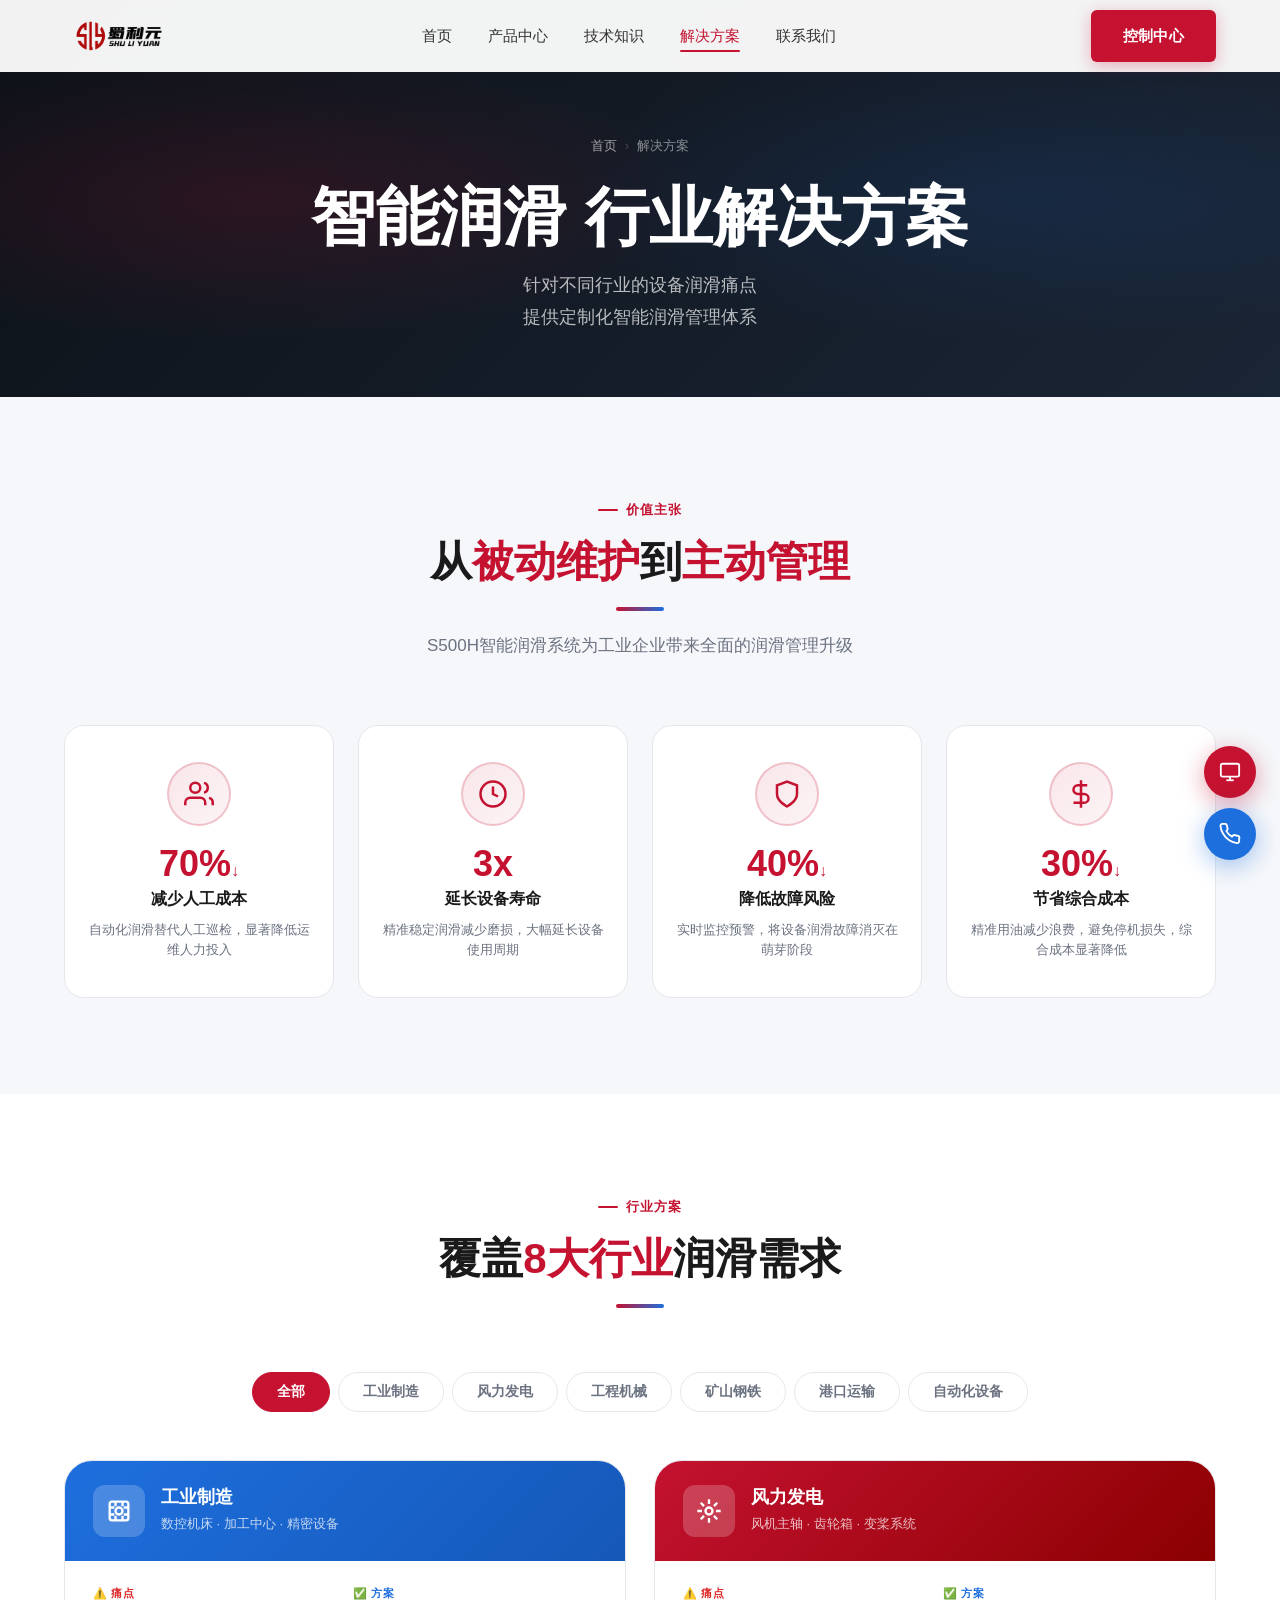
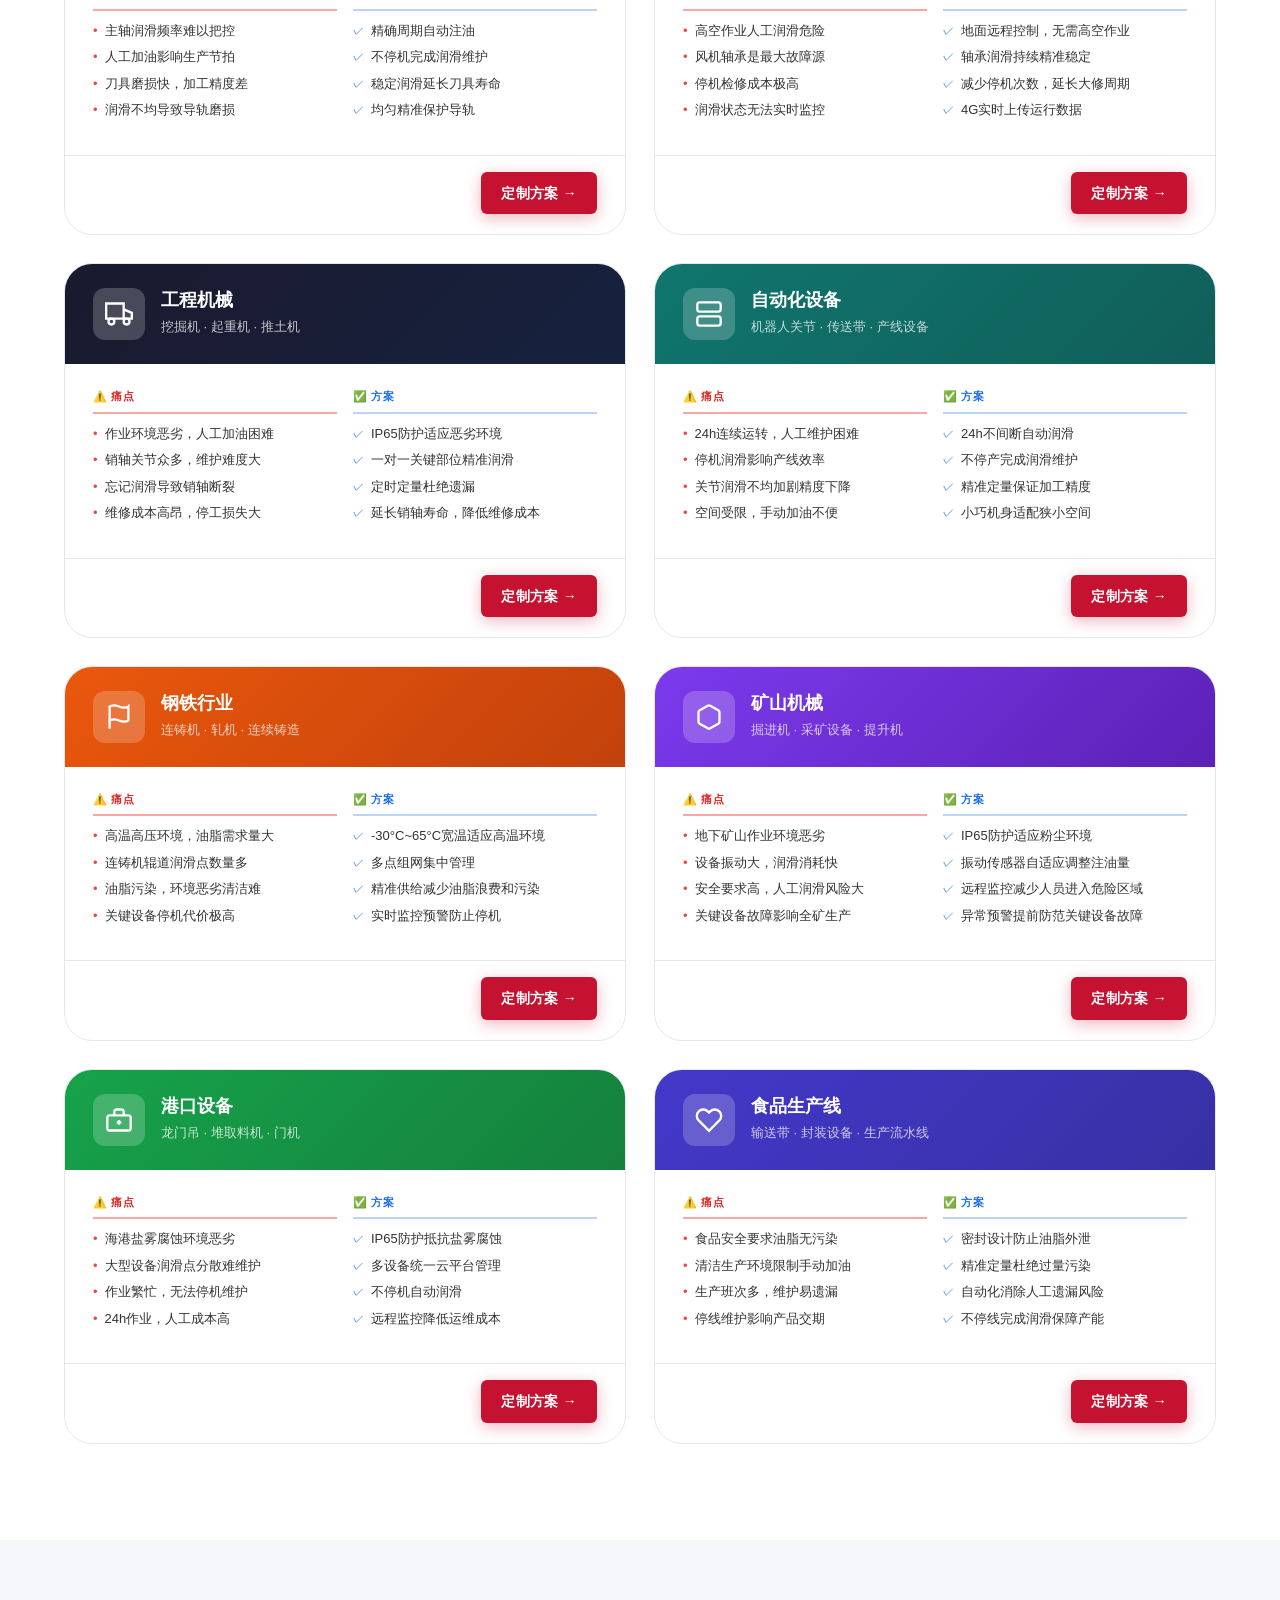
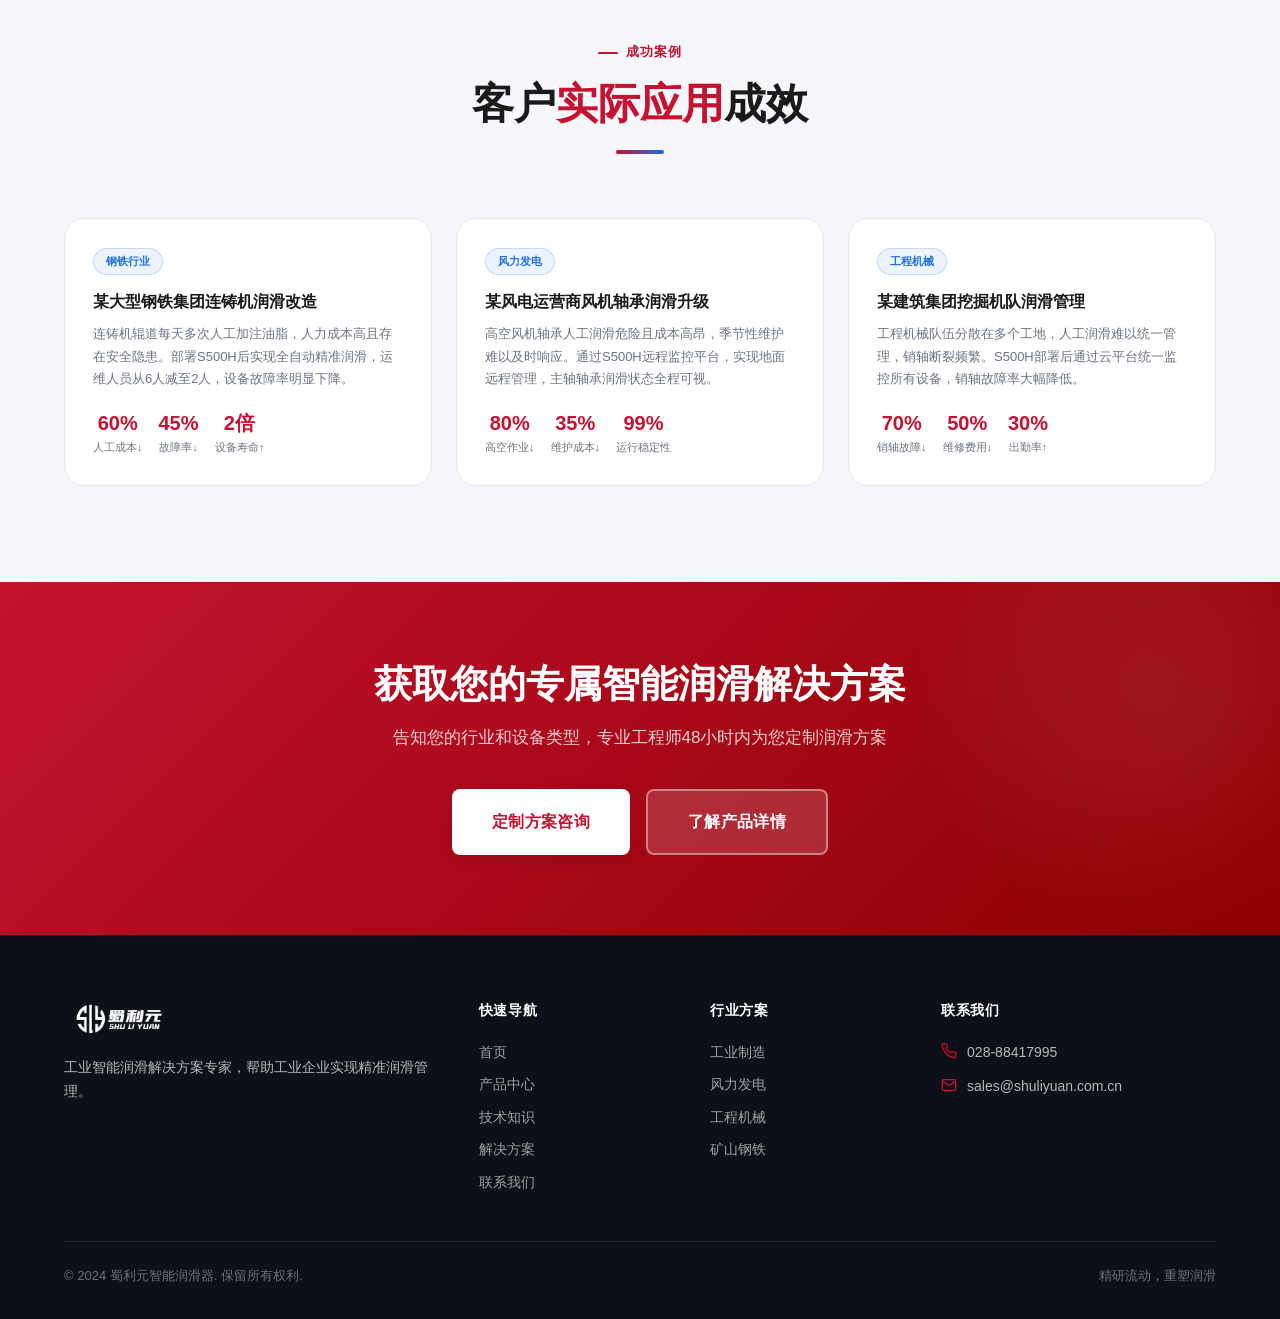
<file: solutions.html>
<!DOCTYPE html>
<html lang="zh-CN">
<head>
  <meta charset="UTF-8">
  <meta name="viewport" content="width=device-width, initial-scale=1.0">
  <meta name="description" content="蜀利元S500H智能润滑器解决方案 - 工业制造、风力发电、工程机械、矿山钢铁等行业智能润滑解决方案">
  <title>解决方案 - 智能润滑行业方案 | 蜀利元</title>
  <link rel="stylesheet" href="assets/css/style.css">
  <link rel="icon" href="data:image/svg+xml,<svg xmlns='http://www.w3.org/2000/svg' viewBox='0 0 32 32'><rect width='32' height='32' rx='6' fill='%23C41230'/><text y='22' x='5' font-size='18' fill='white' font-weight='bold'>蜀</text></svg>">
  <style>
    .value-props {
      display: grid;
      grid-template-columns: repeat(4, 1fr);
      gap: 24px;
      margin-top: 64px;
    }
    .value-prop-card {
      text-align: center;
      padding: 36px 20px;
      border-radius: var(--radius-lg);
      border: 1.5px solid var(--border-color);
      background: var(--bg-white);
      transition: all 300ms;
    }
    .value-prop-card:hover {
      transform: translateY(-6px);
      box-shadow: var(--shadow-lg);
      border-color: var(--brand-red);
    }
    .value-icon {
      width: 64px;
      height: 64px;
      border-radius: 50%;
      background: linear-gradient(135deg, rgba(196,18,48,0.1), rgba(196,18,48,0.05));
      border: 2px solid rgba(196,18,48,0.2);
      display: flex;
      align-items: center;
      justify-content: center;
      margin: 0 auto 20px;
      transition: all 300ms;
    }
    .value-prop-card:hover .value-icon {
      background: var(--brand-red);
      border-color: var(--brand-red);
    }
    .value-icon svg { width: 30px; height: 30px; color: var(--brand-red); transition: all 300ms; }
    .value-prop-card:hover .value-icon svg { color: white; }
    .value-prop-card .num-big {
      font-size: 36px;
      font-weight: 900;
      color: var(--brand-red);
      line-height: 1;
      margin-bottom: 4px;
    }
    .value-prop-card h4 { font-size: 16px; margin-bottom: 8px; }
    .value-prop-card p { font-size: 13px; color: var(--text-muted); line-height: 1.6; }

    /* 解决方案详情卡片 */
    .solutions-detail-grid {
      display: grid;
      grid-template-columns: repeat(2, 1fr);
      gap: 28px;
      margin-top: 48px;
    }
    .solution-detail-card {
      border-radius: var(--radius-xl);
      overflow: hidden;
      border: 1.5px solid var(--border-color);
      background: var(--bg-white);
      transition: all 300ms;
    }
    .solution-detail-card:hover {
      transform: translateY(-4px);
      box-shadow: var(--shadow-lg);
      border-color: rgba(196,18,48,0.2);
    }
    .sdc-header {
      padding: 24px 28px;
      display: flex;
      gap: 16px;
      align-items: center;
    }
    .sdc-header.blue-grad { background: linear-gradient(135deg, #1E6FDE, #1558B8); }
    .sdc-header.red-grad { background: linear-gradient(135deg, #C41230, #8B0000); }
    .sdc-header.dark-grad { background: linear-gradient(135deg, #1A1A2E, #16213E); }
    .sdc-header.teal-grad { background: linear-gradient(135deg, #0F766E, #115E59); }
    .sdc-header.orange-grad { background: linear-gradient(135deg, #EA580C, #C2410C); }
    .sdc-header.purple-grad { background: linear-gradient(135deg, #7C3AED, #5B21B6); }
    .sdc-header.green-grad { background: linear-gradient(135deg, #16A34A, #15803D); }
    .sdc-header.indigo-grad { background: linear-gradient(135deg, #4338CA, #3730A3); }
    .sdc-icon-box {
      width: 52px;
      height: 52px;
      background: rgba(255,255,255,0.2);
      border-radius: 12px;
      display: flex;
      align-items: center;
      justify-content: center;
      flex-shrink: 0;
    }
    .sdc-icon-box svg { width: 28px; height: 28px; color: white; }
    .sdc-header-text h3 { font-size: 18px; font-weight: 700; color: white; margin-bottom: 3px; }
    .sdc-header-text p { font-size: 13px; color: rgba(255,255,255,0.75); }
    .sdc-body { padding: 24px 28px; }
    .sdc-two-col { display: grid; grid-template-columns: 1fr 1fr; gap: 16px; }
    .sdc-col-title {
      font-size: 11px;
      font-weight: 700;
      letter-spacing: 0.06em;
      text-transform: uppercase;
      margin-bottom: 10px;
      padding-bottom: 6px;
      border-bottom: 2px solid;
    }
    .sdc-col-title.pain { color: #DC2626; border-color: #FCA5A5; }
    .sdc-col-title.solve { color: var(--brand-blue); border-color: rgba(30,111,222,0.3); }
    .sdc-list-item {
      display: flex;
      gap: 7px;
      font-size: 13px;
      color: var(--text-secondary);
      margin-bottom: 7px;
      line-height: 1.5;
    }
    .sdc-list-item.pain::before { content: '•'; color: #EF4444; flex-shrink: 0; }
    .sdc-list-item.solve::before { content: '✓'; color: var(--brand-blue); flex-shrink: 0; font-size: 11px; margin-top: 1px; }
    .sdc-footer {
      padding: 0 28px 20px;
      border-top: 1px solid var(--border-color);
      padding-top: 16px;
      margin-top: 4px;
      display: flex;
      justify-content: flex-end;
    }

    /* 成功案例 */
    .case-cards {
      display: grid;
      grid-template-columns: repeat(3, 1fr);
      gap: 24px;
      margin-top: 48px;
    }
    .case-card {
      background: var(--bg-white);
      border: 1.5px solid var(--border-color);
      border-radius: var(--radius-lg);
      padding: 28px;
      transition: all 300ms;
    }
    .case-card:hover { transform: translateY(-4px); box-shadow: var(--shadow-lg); border-color: rgba(30,111,222,0.2); }
    .case-industry-tag {
      display: inline-block;
      font-size: 11px;
      font-weight: 700;
      padding: 4px 12px;
      border-radius: 20px;
      background: rgba(30,111,222,0.08);
      color: var(--brand-blue);
      border: 1px solid rgba(30,111,222,0.2);
      margin-bottom: 14px;
    }
    .case-card h4 { font-size: 16px; margin-bottom: 8px; }
    .case-card p { font-size: 13px; color: var(--text-muted); line-height: 1.75; margin-bottom: 16px; }
    .case-metrics { display: flex; gap: 16px; }
    .case-metric { text-align: center; }
    .case-metric .val { font-size: 20px; font-weight: 800; color: var(--brand-red); }
    .case-metric .label { font-size: 11px; color: var(--text-muted); }

    @media(max-width:767px){
      .value-props { grid-template-columns: 1fr 1fr; }
      .solutions-detail-grid { grid-template-columns: 1fr; }
      .sdc-two-col { grid-template-columns: 1fr; }
      .case-cards { grid-template-columns: 1fr; }
    }
    @media(max-width:480px){
      .value-props { grid-template-columns: 1fr; }
    }
  </style>
</head>
<body>

<div class="scroll-progress"></div>

<!-- ===== 导航 ===== -->
<nav class="navbar" id="navbar">
  <div class="navbar-inner">
    <a href="index.html" class="navbar-logo">
      <img src="assets/images/logo.png" alt="蜀利元智能润滑器" class="logo-img" height="40">
    </a>
    <nav class="navbar-nav">
      <a href="index.html" class="nav-link">首页</a>
      <a href="products.html" class="nav-link">产品中心</a>
      <a href="knowledge.html" class="nav-link">技术知识</a>
      <a href="solutions.html" class="nav-link active">解决方案</a>
      <a href="contact.html" class="nav-link">联系我们</a>
    </nav>
    <div class="navbar-cta"><a href="http://shuliyuan.com.cn/" target="_blank" class="btn btn-primary">控制中心</a></div>
    <button class="hamburger" id="hamburger"><span></span><span></span><span></span></button>
  </div>
</nav>
<div class="mobile-menu" id="mobileMenu">
  <a href="index.html" class="nav-link">首页</a>
  <a href="products.html" class="nav-link">产品中心</a>
  <a href="knowledge.html" class="nav-link">技术知识</a>
  <a href="solutions.html" class="nav-link active">解决方案</a>
  <a href="contact.html" class="nav-link">联系我们</a>
  <a href="http://shuliyuan.com.cn/" target="_blank" class="btn btn-primary">控制中心</a>
</div>

<!-- ===== 页面Banner ===== -->
<section class="page-hero">
  <div class="container">
    <div class="page-hero-content fade-up">
      <div class="breadcrumb">
        <a href="index.html">首页</a><span class="sep">›</span><span>解决方案</span>
      </div>
      <h1>智能润滑 行业解决方案</h1>
      <p>针对不同行业的设备润滑痛点<br>提供定制化智能润滑管理体系</p>
    </div>
  </div>
</section>

<!-- ===== 核心价值主张 ===== -->
<section class="section-pad" style="background:var(--bg-gray)">
  <div class="container">
    <div class="section-header fade-up">
      <span class="section-label">价值主张</span>
      <h2 class="section-title">从<span>被动维护</span>到<span>主动管理</span></h2>
      <div class="section-divider" style="margin:20px auto 20px"></div>
      <p class="section-subtitle" style="margin:0 auto">S500H智能润滑系统为工业企业带来全面的润滑管理升级</p>
    </div>
    <div class="value-props fade-up">
      <div class="value-prop-card">
        <div class="value-icon">
          <svg viewBox="0 0 24 24" fill="none" stroke="currentColor" stroke-width="2"><path d="M17 21v-2a4 4 0 0 0-4-4H5a4 4 0 0 0-4 4v2"/><circle cx="9" cy="7" r="4"/><path d="M23 21v-2a4 4 0 0 0-3-3.87"/><path d="M16 3.13a4 4 0 0 1 0 7.75"/></svg>
        </div>
        <div class="num-big">70%<span style="font-size:16px">↓</span></div>
        <h4>减少人工成本</h4>
        <p>自动化润滑替代人工巡检，显著降低运维人力投入</p>
      </div>
      <div class="value-prop-card">
        <div class="value-icon">
          <svg viewBox="0 0 24 24" fill="none" stroke="currentColor" stroke-width="2"><circle cx="12" cy="12" r="10"/><polyline points="12 6 12 12 16 14"/></svg>
        </div>
        <div class="num-big">3x</div>
        <h4>延长设备寿命</h4>
        <p>精准稳定润滑减少磨损，大幅延长设备使用周期</p>
      </div>
      <div class="value-prop-card">
        <div class="value-icon">
          <svg viewBox="0 0 24 24" fill="none" stroke="currentColor" stroke-width="2"><path d="M12 22s8-4 8-10V5l-8-3-8 3v7c0 6 8 10 8 10z"/></svg>
        </div>
        <div class="num-big">40%<span style="font-size:16px">↓</span></div>
        <h4>降低故障风险</h4>
        <p>实时监控预警，将设备润滑故障消灭在萌芽阶段</p>
      </div>
      <div class="value-prop-card">
        <div class="value-icon">
          <svg viewBox="0 0 24 24" fill="none" stroke="currentColor" stroke-width="2"><line x1="12" y1="1" x2="12" y2="23"/><path d="M17 5H9.5a3.5 3.5 0 0 0 0 7h5a3.5 3.5 0 0 1 0 7H6"/></svg>
        </div>
        <div class="num-big">30%<span style="font-size:16px">↓</span></div>
        <h4>节省综合成本</h4>
        <p>精准用油减少浪费，避免停机损失，综合成本显著降低</p>
      </div>
    </div>
  </div>
</section>

<!-- ===== 行业解决方案详情 ===== -->
<section class="section-pad" style="background:var(--bg-white)">
  <div class="container">
    <div class="section-header fade-up">
      <span class="section-label">行业方案</span>
      <h2 class="section-title">覆盖<span>8大行业</span>润滑需求</h2>
      <div class="section-divider" style="margin:20px auto 20px"></div>
    </div>

    <div class="solution-nav fade-up">
      <button class="solution-nav-btn active">全部</button>
      <button class="solution-nav-btn">工业制造</button>
      <button class="solution-nav-btn">风力发电</button>
      <button class="solution-nav-btn">工程机械</button>
      <button class="solution-nav-btn">矿山钢铁</button>
      <button class="solution-nav-btn">港口运输</button>
      <button class="solution-nav-btn">自动化设备</button>
    </div>

    <div class="solutions-detail-grid">
      <!-- 工业制造 -->
      <div class="solution-detail-card fade-up" id="manufacturing">
        <div class="sdc-header blue-grad">
          <div class="sdc-icon-box"><svg viewBox="0 0 24 24" fill="none" stroke="currentColor" stroke-width="2"><rect x="4" y="4" width="16" height="16" rx="2"/><path d="M9 4v4M15 4v4M9 16v4M15 16v4M4 9h4M16 9h4M4 15h4M16 15h4"/><circle cx="12" cy="12" r="3"/></svg></div>
          <div class="sdc-header-text"><h3>工业制造</h3><p>数控机床 · 加工中心 · 精密设备</p></div>
        </div>
        <div class="sdc-body">
          <div class="sdc-two-col">
            <div>
              <div class="sdc-col-title pain">⚠️ 痛点</div>
              <div class="sdc-list-item pain">主轴润滑频率难以把控</div>
              <div class="sdc-list-item pain">人工加油影响生产节拍</div>
              <div class="sdc-list-item pain">刀具磨损快，加工精度差</div>
              <div class="sdc-list-item pain">润滑不均导致导轨磨损</div>
            </div>
            <div>
              <div class="sdc-col-title solve">✅ 方案</div>
              <div class="sdc-list-item solve">精确周期自动注油</div>
              <div class="sdc-list-item solve">不停机完成润滑维护</div>
              <div class="sdc-list-item solve">稳定润滑延长刀具寿命</div>
              <div class="sdc-list-item solve">均匀精准保护导轨</div>
            </div>
          </div>
        </div>
        <div class="sdc-footer"><a href="contact.html" class="btn btn-primary btn-sm">定制方案 →</a></div>
      </div>

      <!-- 风力发电 -->
      <div class="solution-detail-card fade-up fade-up-delay-1" id="wind">
        <div class="sdc-header red-grad">
          <div class="sdc-icon-box"><svg viewBox="0 0 24 24" fill="none" stroke="currentColor" stroke-width="2"><circle cx="12" cy="12" r="3"/><path d="M12 2v4M12 18v4M4.93 4.93l2.83 2.83M16.24 16.24l2.83 2.83M2 12h4M18 12h4M4.93 19.07l2.83-2.83M16.24 7.76l2.83-2.83"/></svg></div>
          <div class="sdc-header-text"><h3>风力发电</h3><p>风机主轴 · 齿轮箱 · 变桨系统</p></div>
        </div>
        <div class="sdc-body">
          <div class="sdc-two-col">
            <div>
              <div class="sdc-col-title pain">⚠️ 痛点</div>
              <div class="sdc-list-item pain">高空作业人工润滑危险</div>
              <div class="sdc-list-item pain">风机轴承是最大故障源</div>
              <div class="sdc-list-item pain">停机检修成本极高</div>
              <div class="sdc-list-item pain">润滑状态无法实时监控</div>
            </div>
            <div>
              <div class="sdc-col-title solve">✅ 方案</div>
              <div class="sdc-list-item solve">地面远程控制，无需高空作业</div>
              <div class="sdc-list-item solve">轴承润滑持续精准稳定</div>
              <div class="sdc-list-item solve">减少停机次数，延长大修周期</div>
              <div class="sdc-list-item solve">4G实时上传运行数据</div>
            </div>
          </div>
        </div>
        <div class="sdc-footer"><a href="contact.html" class="btn btn-primary btn-sm">定制方案 →</a></div>
      </div>

      <!-- 工程机械 -->
      <div class="solution-detail-card fade-up fade-up-delay-2">
        <div class="sdc-header dark-grad">
          <div class="sdc-icon-box"><svg viewBox="0 0 24 24" fill="none" stroke="currentColor" stroke-width="2"><path d="M1 3h15v13H1zM16 8l7 3v5h-7z"/><circle cx="5.5" cy="18.5" r="2.5"/><circle cx="18.5" cy="18.5" r="2.5"/></svg></div>
          <div class="sdc-header-text"><h3>工程机械</h3><p>挖掘机 · 起重机 · 推土机</p></div>
        </div>
        <div class="sdc-body">
          <div class="sdc-two-col">
            <div>
              <div class="sdc-col-title pain">⚠️ 痛点</div>
              <div class="sdc-list-item pain">作业环境恶劣，人工加油困难</div>
              <div class="sdc-list-item pain">销轴关节众多，维护难度大</div>
              <div class="sdc-list-item pain">忘记润滑导致销轴断裂</div>
              <div class="sdc-list-item pain">维修成本高昂，停工损失大</div>
            </div>
            <div>
              <div class="sdc-col-title solve">✅ 方案</div>
              <div class="sdc-list-item solve">IP65防护适应恶劣环境</div>
              <div class="sdc-list-item solve">一对一关键部位精准润滑</div>
              <div class="sdc-list-item solve">定时定量杜绝遗漏</div>
              <div class="sdc-list-item solve">延长销轴寿命，降低维修成本</div>
            </div>
          </div>
        </div>
        <div class="sdc-footer"><a href="contact.html" class="btn btn-primary btn-sm">定制方案 →</a></div>
      </div>

      <!-- 自动化产线 -->
      <div class="solution-detail-card fade-up fade-up-delay-3">
        <div class="sdc-header teal-grad">
          <div class="sdc-icon-box"><svg viewBox="0 0 24 24" fill="none" stroke="currentColor" stroke-width="2"><rect x="2" y="2" width="20" height="8" rx="2"/><rect x="2" y="14" width="20" height="8" rx="2"/><line x1="6" y1="6" x2="6.01" y2="6"/><line x1="6" y1="18" x2="6.01" y2="18"/></svg></div>
          <div class="sdc-header-text"><h3>自动化设备</h3><p>机器人关节 · 传送带 · 产线设备</p></div>
        </div>
        <div class="sdc-body">
          <div class="sdc-two-col">
            <div>
              <div class="sdc-col-title pain">⚠️ 痛点</div>
              <div class="sdc-list-item pain">24h连续运转，人工维护困难</div>
              <div class="sdc-list-item pain">停机润滑影响产线效率</div>
              <div class="sdc-list-item pain">关节润滑不均加剧精度下降</div>
              <div class="sdc-list-item pain">空间受限，手动加油不便</div>
            </div>
            <div>
              <div class="sdc-col-title solve">✅ 方案</div>
              <div class="sdc-list-item solve">24h不间断自动润滑</div>
              <div class="sdc-list-item solve">不停产完成润滑维护</div>
              <div class="sdc-list-item solve">精准定量保证加工精度</div>
              <div class="sdc-list-item solve">小巧机身适配狭小空间</div>
            </div>
          </div>
        </div>
        <div class="sdc-footer"><a href="contact.html" class="btn btn-primary btn-sm">定制方案 →</a></div>
      </div>

      <!-- 钢铁行业 -->
      <div class="solution-detail-card fade-up">
        <div class="sdc-header orange-grad">
          <div class="sdc-icon-box"><svg viewBox="0 0 24 24" fill="none" stroke="currentColor" stroke-width="2"><path d="M4 15s1-1 4-1 5 2 8 2 4-1 4-1V3s-1 1-4 1-5-2-8-2-4 1-4 1z"/><line x1="4" y1="22" x2="4" y2="15"/></svg></div>
          <div class="sdc-header-text"><h3>钢铁行业</h3><p>连铸机 · 轧机 · 连续铸造</p></div>
        </div>
        <div class="sdc-body">
          <div class="sdc-two-col">
            <div>
              <div class="sdc-col-title pain">⚠️ 痛点</div>
              <div class="sdc-list-item pain">高温高压环境，油脂需求量大</div>
              <div class="sdc-list-item pain">连铸机辊道润滑点数量多</div>
              <div class="sdc-list-item pain">油脂污染，环境恶劣清洁难</div>
              <div class="sdc-list-item pain">关键设备停机代价极高</div>
            </div>
            <div>
              <div class="sdc-col-title solve">✅ 方案</div>
              <div class="sdc-list-item solve">-30°C~65°C宽温适应高温环境</div>
              <div class="sdc-list-item solve">多点组网集中管理</div>
              <div class="sdc-list-item solve">精准供给减少油脂浪费和污染</div>
              <div class="sdc-list-item solve">实时监控预警防止停机</div>
            </div>
          </div>
        </div>
        <div class="sdc-footer"><a href="contact.html" class="btn btn-primary btn-sm">定制方案 →</a></div>
      </div>

      <!-- 矿山机械 -->
      <div class="solution-detail-card fade-up fade-up-delay-1">
        <div class="sdc-header purple-grad">
          <div class="sdc-icon-box"><svg viewBox="0 0 24 24" fill="none" stroke="currentColor" stroke-width="2"><path d="M21 16V8a2 2 0 0 0-1-1.73l-7-4a2 2 0 0 0-2 0l-7 4A2 2 0 0 0 3 8v8a2 2 0 0 0 1 1.73l7 4a2 2 0 0 0 2 0l7-4A2 2 0 0 0 21 16z"/></svg></div>
          <div class="sdc-header-text"><h3>矿山机械</h3><p>掘进机 · 采矿设备 · 提升机</p></div>
        </div>
        <div class="sdc-body">
          <div class="sdc-two-col">
            <div>
              <div class="sdc-col-title pain">⚠️ 痛点</div>
              <div class="sdc-list-item pain">地下矿山作业环境恶劣</div>
              <div class="sdc-list-item pain">设备振动大，润滑消耗快</div>
              <div class="sdc-list-item pain">安全要求高，人工润滑风险大</div>
              <div class="sdc-list-item pain">关键设备故障影响全矿生产</div>
            </div>
            <div>
              <div class="sdc-col-title solve">✅ 方案</div>
              <div class="sdc-list-item solve">IP65防护适应粉尘环境</div>
              <div class="sdc-list-item solve">振动传感器自适应调整注油量</div>
              <div class="sdc-list-item solve">远程监控减少人员进入危险区域</div>
              <div class="sdc-list-item solve">异常预警提前防范关键设备故障</div>
            </div>
          </div>
        </div>
        <div class="sdc-footer"><a href="contact.html" class="btn btn-primary btn-sm">定制方案 →</a></div>
      </div>

      <!-- 港口设备 -->
      <div class="solution-detail-card fade-up fade-up-delay-2">
        <div class="sdc-header green-grad">
          <div class="sdc-icon-box"><svg viewBox="0 0 24 24" fill="none" stroke="currentColor" stroke-width="2"><rect x="2" y="8" width="20" height="13" rx="2"/><path d="M16 8V5a2 2 0 0 0-2-2h-4a2 2 0 0 0-2 2v3"/><line x1="12" y1="12" x2="12" y2="16"/><line x1="10" y1="14" x2="14" y2="14"/></svg></div>
          <div class="sdc-header-text"><h3>港口设备</h3><p>龙门吊 · 堆取料机 · 门机</p></div>
        </div>
        <div class="sdc-body">
          <div class="sdc-two-col">
            <div>
              <div class="sdc-col-title pain">⚠️ 痛点</div>
              <div class="sdc-list-item pain">海港盐雾腐蚀环境恶劣</div>
              <div class="sdc-list-item pain">大型设备润滑点分散难维护</div>
              <div class="sdc-list-item pain">作业繁忙，无法停机维护</div>
              <div class="sdc-list-item pain">24h作业，人工成本高</div>
            </div>
            <div>
              <div class="sdc-col-title solve">✅ 方案</div>
              <div class="sdc-list-item solve">IP65防护抵抗盐雾腐蚀</div>
              <div class="sdc-list-item solve">多设备统一云平台管理</div>
              <div class="sdc-list-item solve">不停机自动润滑</div>
              <div class="sdc-list-item solve">远程监控降低运维成本</div>
            </div>
          </div>
        </div>
        <div class="sdc-footer"><a href="contact.html" class="btn btn-primary btn-sm">定制方案 →</a></div>
      </div>

      <!-- 食品生产线 -->
      <div class="solution-detail-card fade-up fade-up-delay-3">
        <div class="sdc-header indigo-grad">
          <div class="sdc-icon-box"><svg viewBox="0 0 24 24" fill="none" stroke="currentColor" stroke-width="2"><path d="M20.84 4.61a5.5 5.5 0 0 0-7.78 0L12 5.67l-1.06-1.06a5.5 5.5 0 0 0-7.78 7.78l1.06 1.06L12 21.23l7.78-7.78 1.06-1.06a5.5 5.5 0 0 0 0-7.78z"/></svg></div>
          <div class="sdc-header-text"><h3>食品生产线</h3><p>输送带 · 封装设备 · 生产流水线</p></div>
        </div>
        <div class="sdc-body">
          <div class="sdc-two-col">
            <div>
              <div class="sdc-col-title pain">⚠️ 痛点</div>
              <div class="sdc-list-item pain">食品安全要求油脂无污染</div>
              <div class="sdc-list-item pain">清洁生产环境限制手动加油</div>
              <div class="sdc-list-item pain">生产班次多，维护易遗漏</div>
              <div class="sdc-list-item pain">停线维护影响产品交期</div>
            </div>
            <div>
              <div class="sdc-col-title solve">✅ 方案</div>
              <div class="sdc-list-item solve">密封设计防止油脂外泄</div>
              <div class="sdc-list-item solve">精准定量杜绝过量污染</div>
              <div class="sdc-list-item solve">自动化消除人工遗漏风险</div>
              <div class="sdc-list-item solve">不停线完成润滑保障产能</div>
            </div>
          </div>
        </div>
        <div class="sdc-footer"><a href="contact.html" class="btn btn-primary btn-sm">定制方案 →</a></div>
      </div>
    </div>
  </div>
</section>

<!-- ===== 成功案例 ===== -->
<section class="section-pad" style="background:var(--bg-gray)">
  <div class="container">
    <div class="section-header fade-up">
      <span class="section-label">成功案例</span>
      <h2 class="section-title">客户<span>实际应用</span>成效</h2>
      <div class="section-divider" style="margin:20px auto 20px"></div>
    </div>
    <div class="case-cards">
      <div class="case-card fade-up">
        <span class="case-industry-tag">钢铁行业</span>
        <h4>某大型钢铁集团连铸机润滑改造</h4>
        <p>连铸机辊道每天多次人工加注油脂，人力成本高且存在安全隐患。部署S500H后实现全自动精准润滑，运维人员从6人减至2人，设备故障率明显下降。</p>
        <div class="case-metrics">
          <div class="case-metric"><div class="val">60%</div><div class="label">人工成本↓</div></div>
          <div class="case-metric"><div class="val">45%</div><div class="label">故障率↓</div></div>
          <div class="case-metric"><div class="val">2倍</div><div class="label">设备寿命↑</div></div>
        </div>
      </div>
      <div class="case-card fade-up fade-up-delay-1">
        <span class="case-industry-tag">风力发电</span>
        <h4>某风电运营商风机轴承润滑升级</h4>
        <p>高空风机轴承人工润滑危险且成本高昂，季节性维护难以及时响应。通过S500H远程监控平台，实现地面远程管理，主轴轴承润滑状态全程可视。</p>
        <div class="case-metrics">
          <div class="case-metric"><div class="val">80%</div><div class="label">高空作业↓</div></div>
          <div class="case-metric"><div class="val">35%</div><div class="label">维护成本↓</div></div>
          <div class="case-metric"><div class="val">99%</div><div class="label">运行稳定性</div></div>
        </div>
      </div>
      <div class="case-card fade-up fade-up-delay-2">
        <span class="case-industry-tag">工程机械</span>
        <h4>某建筑集团挖掘机队润滑管理</h4>
        <p>工程机械队伍分散在多个工地，人工润滑难以统一管理，销轴断裂频繁。S500H部署后通过云平台统一监控所有设备，销轴故障率大幅降低。</p>
        <div class="case-metrics">
          <div class="case-metric"><div class="val">70%</div><div class="label">销轴故障↓</div></div>
          <div class="case-metric"><div class="val">50%</div><div class="label">维修费用↓</div></div>
          <div class="case-metric"><div class="val">30%</div><div class="label">出勤率↑</div></div>
        </div>
      </div>
    </div>
  </div>
</section>

<!-- ===== CTA ===== -->
<section class="cta-banner">
  <div class="container">
    <div class="cta-banner-inner fade-up">
      <h2>获取您的专属智能润滑解决方案</h2>
      <p>告知您的行业和设备类型，专业工程师48小时内为您定制润滑方案</p>
      <div class="cta-banner-btns">
        <a href="contact.html" class="btn btn-white btn-lg">定制方案咨询</a>
        <a href="products.html" class="btn btn-lg" style="background:rgba(255,255,255,0.15);color:#fff;border:2px solid rgba(255,255,255,0.4)">了解产品详情</a>
      </div>
    </div>
  </div>
</section>

<!-- Footer -->
<footer class="footer">
  <div class="container">
    <div class="footer-grid">
      <div class="footer-brand">
        <div class="footer-logo navbar-logo">
          <img src="assets/images/logo.png" alt="蜀利元智能润滑器" class="logo-img" height="40">
        </div>
        <p class="footer-desc">工业智能润滑解决方案专家，帮助工业企业实现精准润滑管理。</p>
      </div>
      <div class="footer-col"><h5>快速导航</h5><div class="footer-links"><a href="index.html">首页</a><a href="products.html">产品中心</a><a href="knowledge.html">技术知识</a><a href="solutions.html">解决方案</a><a href="contact.html">联系我们</a></div></div>
      <div class="footer-col"><h5>行业方案</h5><div class="footer-links"><a href="#manufacturing">工业制造</a><a href="#wind">风力发电</a><a href="solutions.html">工程机械</a><a href="solutions.html">矿山钢铁</a></div></div>
      <div class="footer-col"><h5>联系我们</h5><div class="footer-contact"><div class="contact-item"><svg viewBox="0 0 24 24" fill="none" stroke="currentColor" stroke-width="2"><path d="M22 16.92v3a2 2 0 0 1-2.18 2 19.79 19.79 0 0 1-8.63-3.07A19.5 19.5 0 0 1 4.69 12a19.79 19.79 0 0 1-3.07-8.67A2 2 0 0 1 3.6 1h3a2 2 0 0 1 2 1.72 12.84 12.84 0 0 0 .7 2.81 2 2 0 0 1-.45 2.11L8.09 8.91a16 16 0 0 0 6 6l1.27-1.27a2 2 0 0 1 2.11-.45 12.84 12.84 0 0 0 2.81.7A2 2 0 0 1 22 16.92z"/></svg><span>028-88417995</span></div><div class="contact-item"><svg viewBox="0 0 24 24" fill="none" stroke="currentColor" stroke-width="2"><path d="M4 4h16c1.1 0 2 .9 2 2v12c0 1.1-.9 2-2 2H4c-1.1 0-2-.9-2-2V6c0-1.1.9-2 2-2z"/><polyline points="22,6 12,13 2,6"/></svg><span>sales@shuliyuan.com.cn</span></div></div></div>
    </div>
    <div class="footer-bottom"><span>© 2024 蜀利元智能润滑器. 保留所有权利.</span><span>精研流动，重塑润滑</span></div>
  </div>
</footer>

<div class="float-consult">
  <a href="http://shuliyuan.com.cn/" target="_blank" class="float-btn"><svg viewBox="0 0 24 24" fill="none" stroke="currentColor" stroke-width="2"><rect x="2" y="3" width="20" height="14" rx="2"/><line x1="8" y1="21" x2="16" y2="21"/><line x1="12" y1="17" x2="12" y2="21"/></svg><span class="float-tooltip">控制中心</span></a>
  <a href="tel:02888417995" class="float-btn blue"><svg viewBox="0 0 24 24" fill="none" stroke="currentColor" stroke-width="2"><path d="M22 16.92v3a2 2 0 0 1-2.18 2 19.79 19.79 0 0 1-8.63-3.07A19.5 19.5 0 0 1 4.69 12a19.79 19.79 0 0 1-3.07-8.67A2 2 0 0 1 3.6 1h3a2 2 0 0 1 2 1.72 12.84 12.84 0 0 0 .7 2.81 2 2 0 0 1-.45 2.11L8.09 8.91a16 16 0 0 0 6 6l1.27-1.27a2 2 0 0 1 2.11-.45 12.84 12.84 0 0 0 2.81.7A2 2 0 0 1 22 16.92z"/></svg><span class="float-tooltip">电话咨询</span></a>
</div>

<script src="assets/js/main.js"></script>
</body>
</html>
</file>
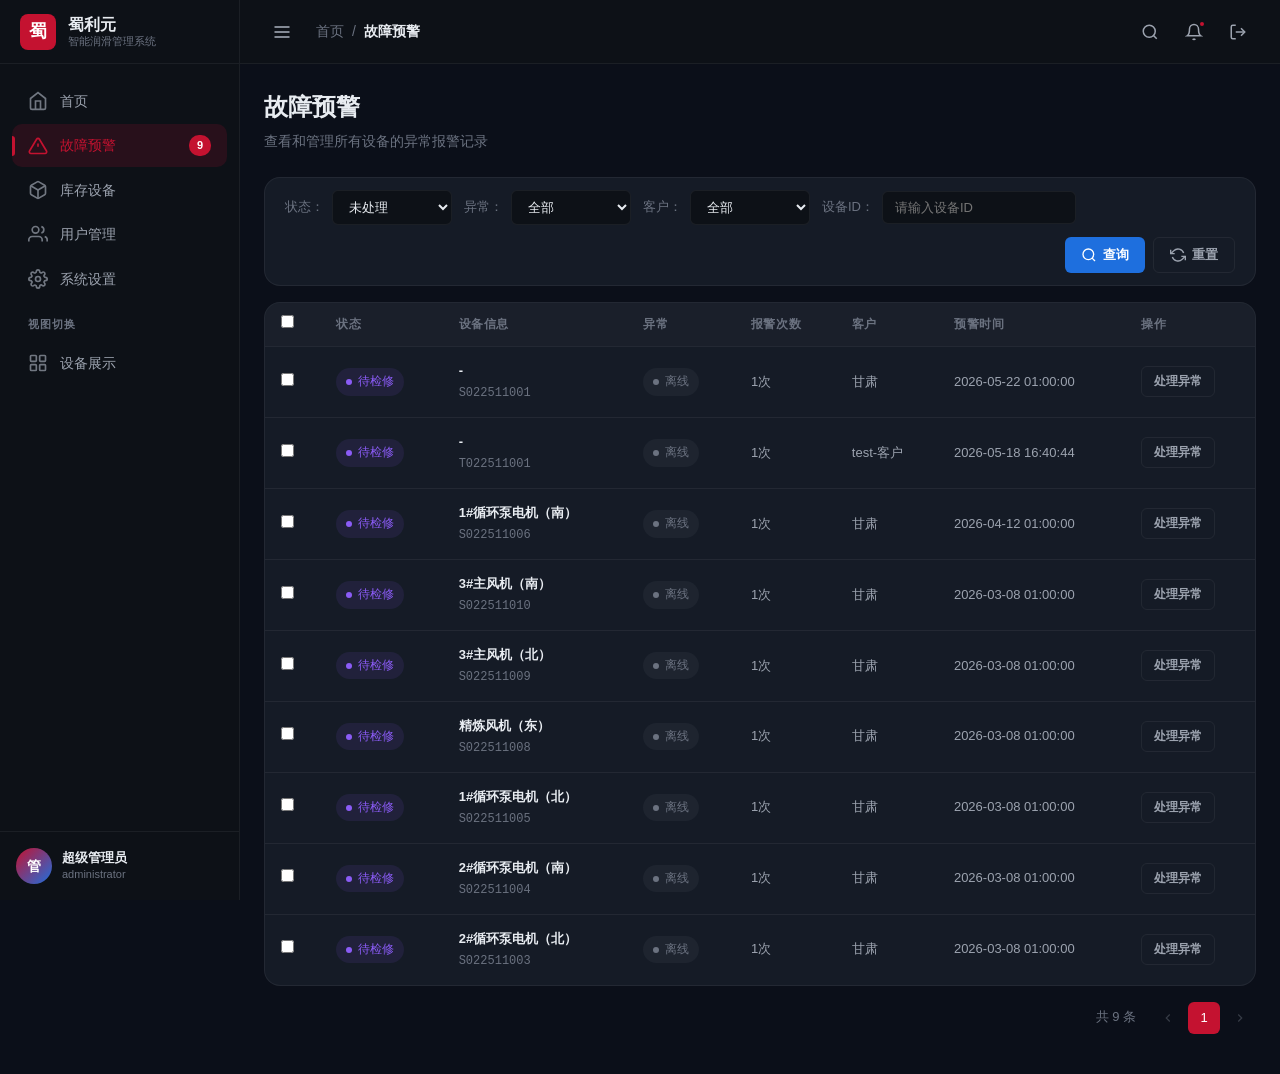
<file: admin/alarms.html>
<!DOCTYPE html>
<html lang="zh-CN">
<head>
  <meta charset="UTF-8">
  <meta name="viewport" content="width=device-width, initial-scale=1.0">
  <title>故障预警 - 智能润滑管理系统</title>
  <link rel="stylesheet" href="assets/css/admin.css">
</head>
<body>

<div class="admin-layout">
  <aside class="sidebar" id="sidebar">
    <div class="sidebar-brand">
      <div class="brand-icon">蜀</div>
      <div class="brand-text"><div class="name">蜀利元</div><div class="desc">智能润滑管理系统</div></div>
    </div>
    <nav class="sidebar-nav">
      <div class="nav-group">
        <a href="index.html" class="nav-item"><svg viewBox="0 0 24 24" fill="none" stroke="currentColor" stroke-width="2"><path d="M3 9l9-7 9 7v11a2 2 0 0 1-2 2H5a2 2 0 0 1-2-2z"/><polyline points="9 22 9 12 15 12 15 22"/></svg><span>首页</span></a>
        <a href="alarms.html" class="nav-item active"><svg viewBox="0 0 24 24" fill="none" stroke="currentColor" stroke-width="2"><path d="M10.29 3.86L1.82 18a2 2 0 0 0 1.71 3h16.94a2 2 0 0 0 1.71-3L13.71 3.86a2 2 0 0 0-3.42 0z"/><line x1="12" y1="9" x2="12" y2="13"/><line x1="12" y1="17" x2="12.01" y2="17"/></svg><span>故障预警</span><span class="nav-badge">9</span></a>
        <a href="inventory.html" class="nav-item"><svg viewBox="0 0 24 24" fill="none" stroke="currentColor" stroke-width="2"><path d="M21 16V8a2 2 0 0 0-1-1.73l-7-4a2 2 0 0 0-2 0l-7 4A2 2 0 0 0 3 8v8a2 2 0 0 0 1 1.73l7 4a2 2 0 0 0 2 0l7-4A2 2 0 0 0 21 16z"/><polyline points="3.27 6.96 12 12.01 20.73 6.96"/><line x1="12" y1="22.08" x2="12" y2="12"/></svg><span>库存设备</span></a>
        <a href="#" class="nav-item"><svg viewBox="0 0 24 24" fill="none" stroke="currentColor" stroke-width="2"><path d="M17 21v-2a4 4 0 0 0-4-4H5a4 4 0 0 0-4 4v2"/><circle cx="9" cy="7" r="4"/><path d="M23 21v-2a4 4 0 0 0-3-3.87"/><path d="M16 3.13a4 4 0 0 1 0 7.75"/></svg><span>用户管理</span></a>
        <a href="#" class="nav-item"><svg viewBox="0 0 24 24" fill="none" stroke="currentColor" stroke-width="2"><circle cx="12" cy="12" r="3"/><path d="M19.4 15a1.65 1.65 0 0 0 .33 1.82l.06.06a2 2 0 0 1 0 2.83 2 2 0 0 1-2.83 0l-.06-.06a1.65 1.65 0 0 0-1.82-.33 1.65 1.65 0 0 0-1 1.51V21a2 2 0 0 1-2 2 2 2 0 0 1-2-2v-.09A1.65 1.65 0 0 0 9 19.4a1.65 1.65 0 0 0-1.82.33l-.06.06a2 2 0 0 1-2.83 0 2 2 0 0 1 0-2.83l.06-.06A1.65 1.65 0 0 0 4.61 15a1.65 1.65 0 0 0-1.51-1H3a2 2 0 0 1-2-2 2 2 0 0 1 2-2h.09A1.65 1.65 0 0 0 4.6 9a1.65 1.65 0 0 0-.33-1.82l-.06-.06a2 2 0 0 1 0-2.83 2 2 0 0 1 2.83 0l.06.06A1.65 1.65 0 0 0 9 4.6a1.65 1.65 0 0 0 1-1.51V3a2 2 0 0 1 2-2 2 2 0 0 1 2 2v.09a1.65 1.65 0 0 0 1 1.51 1.65 1.65 0 0 0 1.82-.33l.06-.06a2 2 0 0 1 2.83 0 2 2 0 0 1 0 2.83l-.06.06a1.65 1.65 0 0 0-.33 1.82V9a1.65 1.65 0 0 0 1.51 1H21a2 2 0 0 1 2 2 2 2 0 0 1-2 2h-.09a1.65 1.65 0 0 0-1.51 1z"/></svg><span>系统设置</span></a>
      </div>
      <div class="nav-group">
        <div class="nav-group-label">视图切换</div>
        <a href="cards.html" class="nav-item"><svg viewBox="0 0 24 24" fill="none" stroke="currentColor" stroke-width="2"><rect x="3" y="3" width="7" height="7" rx="1"/><rect x="14" y="3" width="7" height="7" rx="1"/><rect x="14" y="14" width="7" height="7" rx="1"/><rect x="3" y="14" width="7" height="7" rx="1"/></svg><span>设备展示</span></a>
      </div>
    </nav>
    <div class="sidebar-footer">
      <div class="user-info">
        <div class="user-avatar">管</div>
        <div class="user-meta"><div class="name">超级管理员</div><div class="role">administrator</div></div>
      </div>
    </div>
  </aside>

  <div class="main-content">
    <header class="top-header">
      <div class="header-left">
        <button class="menu-toggle" id="menuToggle"><svg width="20" height="20" viewBox="0 0 24 24" fill="none" stroke="currentColor" stroke-width="2"><line x1="3" y1="12" x2="21" y2="12"/><line x1="3" y1="6" x2="21" y2="6"/><line x1="3" y1="18" x2="21" y2="18"/></svg></button>
        <nav class="breadcrumb"><a href="index.html">首页</a><span class="sep">/</span><span class="current">故障预警</span></nav>
      </div>
      <div class="header-right">
        <button class="header-btn"><svg width="18" height="18" viewBox="0 0 24 24" fill="none" stroke="currentColor" stroke-width="2"><circle cx="11" cy="11" r="8"/><line x1="21" y1="21" x2="16.65" y2="16.65"/></svg></button>
        <button class="header-btn"><svg width="18" height="18" viewBox="0 0 24 24" fill="none" stroke="currentColor" stroke-width="2"><path d="M18 8A6 6 0 0 0 6 8c0 7-3 9-3 9h18s-3-2-3-9"/><path d="M13.73 21a2 2 0 0 1-3.46 0"/></svg><span class="dot"></span></button>
        <button class="header-btn"><svg width="18" height="18" viewBox="0 0 24 24" fill="none" stroke="currentColor" stroke-width="2"><path d="M9 21H5a2 2 0 0 1-2-2V5a2 2 0 0 1 2-2h4"/><polyline points="16 17 21 12 16 7"/><line x1="21" y1="12" x2="9" y2="12"/></svg></button>
      </div>
    </header>

    <div class="page-content">
      <div class="page-header">
        <h1>故障预警</h1>
        <p>查看和管理所有设备的异常报警记录</p>
      </div>

      <!-- Filter Bar -->
      <div class="filter-bar">
        <div class="filter-group">
          <span class="filter-label">状态：</span>
          <select class="filter-select"><option>未处理</option><option>已处理</option><option>全部</option></select>
        </div>
        <div class="filter-group">
          <span class="filter-label">异常：</span>
          <select class="filter-select"><option>全部</option><option>离线</option><option>低电量</option><option>低油位</option></select>
        </div>
        <div class="filter-group">
          <span class="filter-label">客户：</span>
          <select class="filter-select"><option>全部</option><option>甘肃</option><option>test-客户</option></select>
        </div>
        <div class="filter-group">
          <span class="filter-label">设备ID：</span>
          <input type="text" class="filter-input" placeholder="请输入设备ID">
        </div>
        <div style="margin-left:auto;display:flex;gap:8px">
          <button class="btn btn-blue"><svg width="14" height="14" viewBox="0 0 24 24" fill="none" stroke="currentColor" stroke-width="2"><circle cx="11" cy="11" r="8"/><line x1="21" y1="21" x2="16.65" y2="16.65"/></svg>查询</button>
          <button class="btn btn-outline"><svg width="14" height="14" viewBox="0 0 24 24" fill="none" stroke="currentColor" stroke-width="2"><polyline points="1 4 1 10 7 10"/><polyline points="23 20 23 14 17 14"/><path d="M20.49 9A9 9 0 0 0 5.64 5.64L1 10m22 4l-4.64 4.36A9 9 0 0 1 3.51 15"/></svg>重置</button>
        </div>
      </div>

      <!-- Alarms Table -->
      <div class="card">
        <div class="card-body" style="padding:0">
          <table class="data-table">
            <thead>
              <tr>
                <th><input type="checkbox"></th>
                <th>状态</th>
                <th>设备信息</th>
                <th>异常</th>
                <th>报警次数</th>
                <th>客户</th>
                <th>预警时间</th>
                <th>操作</th>
              </tr>
            </thead>
            <tbody>
              <tr>
                <td><input type="checkbox"></td>
                <td><span class="status-badge pending">待检修</span></td>
                <td><div class="device-info"><span class="name">-</span><span class="id">S022511001</span></div></td>
                <td><span class="status-badge offline">离线</span></td>
                <td>1次</td>
                <td>甘肃</td>
                <td>2026-05-22 01:00:00</td>
                <td><button class="btn btn-outline btn-sm">处理异常</button></td>
              </tr>
              <tr>
                <td><input type="checkbox"></td>
                <td><span class="status-badge pending">待检修</span></td>
                <td><div class="device-info"><span class="name">-</span><span class="id">T022511001</span></div></td>
                <td><span class="status-badge offline">离线</span></td>
                <td>1次</td>
                <td>test-客户</td>
                <td>2026-05-18 16:40:44</td>
                <td><button class="btn btn-outline btn-sm">处理异常</button></td>
              </tr>
              <tr>
                <td><input type="checkbox"></td>
                <td><span class="status-badge pending">待检修</span></td>
                <td><div class="device-info"><span class="name">1#循环泵电机（南）</span><span class="id">S022511006</span></div></td>
                <td><span class="status-badge offline">离线</span></td>
                <td>1次</td>
                <td>甘肃</td>
                <td>2026-04-12 01:00:00</td>
                <td><button class="btn btn-outline btn-sm">处理异常</button></td>
              </tr>
              <tr>
                <td><input type="checkbox"></td>
                <td><span class="status-badge pending">待检修</span></td>
                <td><div class="device-info"><span class="name">3#主风机（南）</span><span class="id">S022511010</span></div></td>
                <td><span class="status-badge offline">离线</span></td>
                <td>1次</td>
                <td>甘肃</td>
                <td>2026-03-08 01:00:00</td>
                <td><button class="btn btn-outline btn-sm">处理异常</button></td>
              </tr>
              <tr>
                <td><input type="checkbox"></td>
                <td><span class="status-badge pending">待检修</span></td>
                <td><div class="device-info"><span class="name">3#主风机（北）</span><span class="id">S022511009</span></div></td>
                <td><span class="status-badge offline">离线</span></td>
                <td>1次</td>
                <td>甘肃</td>
                <td>2026-03-08 01:00:00</td>
                <td><button class="btn btn-outline btn-sm">处理异常</button></td>
              </tr>
              <tr>
                <td><input type="checkbox"></td>
                <td><span class="status-badge pending">待检修</span></td>
                <td><div class="device-info"><span class="name">精炼风机（东）</span><span class="id">S022511008</span></div></td>
                <td><span class="status-badge offline">离线</span></td>
                <td>1次</td>
                <td>甘肃</td>
                <td>2026-03-08 01:00:00</td>
                <td><button class="btn btn-outline btn-sm">处理异常</button></td>
              </tr>
              <tr>
                <td><input type="checkbox"></td>
                <td><span class="status-badge pending">待检修</span></td>
                <td><div class="device-info"><span class="name">1#循环泵电机（北）</span><span class="id">S022511005</span></div></td>
                <td><span class="status-badge offline">离线</span></td>
                <td>1次</td>
                <td>甘肃</td>
                <td>2026-03-08 01:00:00</td>
                <td><button class="btn btn-outline btn-sm">处理异常</button></td>
              </tr>
              <tr>
                <td><input type="checkbox"></td>
                <td><span class="status-badge pending">待检修</span></td>
                <td><div class="device-info"><span class="name">2#循环泵电机（南）</span><span class="id">S022511004</span></div></td>
                <td><span class="status-badge offline">离线</span></td>
                <td>1次</td>
                <td>甘肃</td>
                <td>2026-03-08 01:00:00</td>
                <td><button class="btn btn-outline btn-sm">处理异常</button></td>
              </tr>
              <tr>
                <td><input type="checkbox"></td>
                <td><span class="status-badge pending">待检修</span></td>
                <td><div class="device-info"><span class="name">2#循环泵电机（北）</span><span class="id">S022511003</span></div></td>
                <td><span class="status-badge offline">离线</span></td>
                <td>1次</td>
                <td>甘肃</td>
                <td>2026-03-08 01:00:00</td>
                <td><button class="btn btn-outline btn-sm">处理异常</button></td>
              </tr>
            </tbody>
          </table>
        </div>
      </div>

      <!-- Pagination -->
      <div style="display:flex;justify-content:flex-end;padding:16px 0">
        <div class="pagination">
          <span style="font-size:13px;color:var(--text-muted);margin-right:12px">共 9 条</span>
          <button class="page-btn" disabled><svg width="14" height="14" viewBox="0 0 24 24" fill="none" stroke="currentColor" stroke-width="2"><polyline points="15 18 9 12 15 6"/></svg></button>
          <button class="page-btn active">1</button>
          <button class="page-btn" disabled><svg width="14" height="14" viewBox="0 0 24 24" fill="none" stroke="currentColor" stroke-width="2"><polyline points="9 18 15 12 9 6"/></svg></button>
        </div>
      </div>
    </div>
  </div>
</div>

<script>
document.getElementById('menuToggle').addEventListener('click', () => {
  document.getElementById('sidebar').classList.toggle('collapsed');
});
</script>

</body>
</html>
</file>
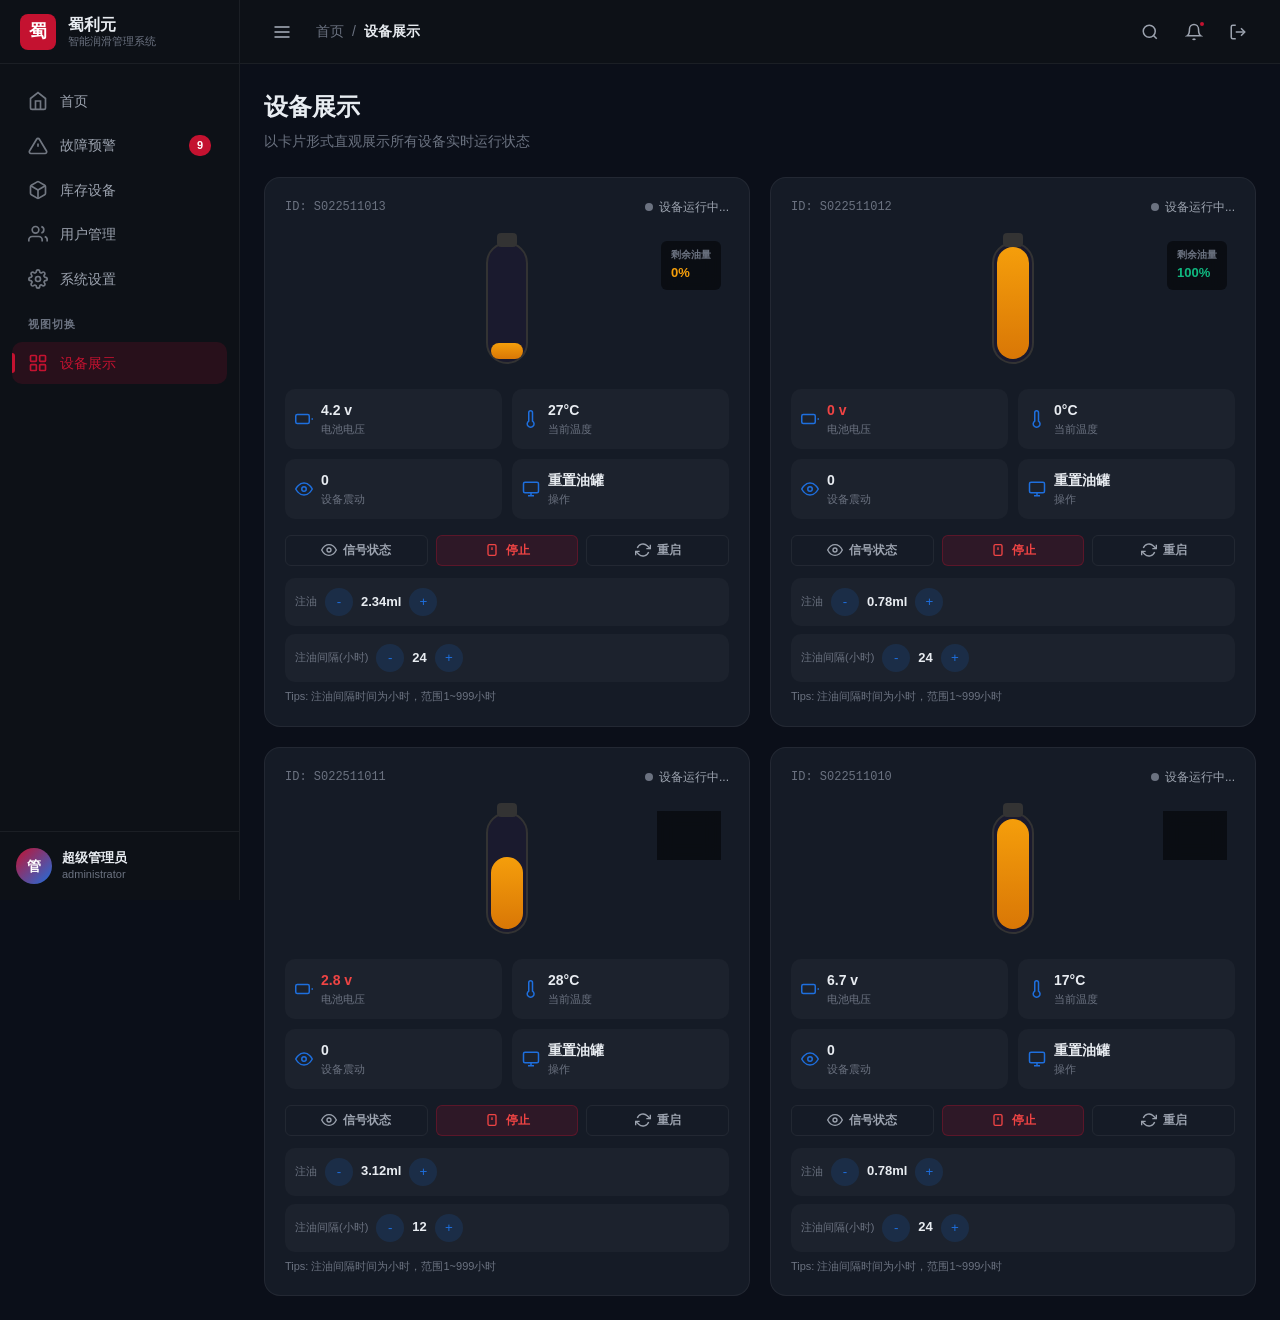
<file: admin/cards.html>
<!DOCTYPE html>
<html lang="zh-CN">
<head>
  <meta charset="UTF-8">
  <meta name="viewport" content="width=device-width, initial-scale=1.0">
  <title>设备展示 - 智能润滑管理系统</title>
  <link rel="stylesheet" href="assets/css/admin.css">
</head>
<body>

<div class="admin-layout">
  <aside class="sidebar" id="sidebar">
    <div class="sidebar-brand">
      <div class="brand-icon">蜀</div>
      <div class="brand-text"><div class="name">蜀利元</div><div class="desc">智能润滑管理系统</div></div>
    </div>
    <nav class="sidebar-nav">
      <div class="nav-group">
        <a href="index.html" class="nav-item"><svg viewBox="0 0 24 24" fill="none" stroke="currentColor" stroke-width="2"><path d="M3 9l9-7 9 7v11a2 2 0 0 1-2 2H5a2 2 0 0 1-2-2z"/><polyline points="9 22 9 12 15 12 15 22"/></svg><span>首页</span></a>
        <a href="alarms.html" class="nav-item"><svg viewBox="0 0 24 24" fill="none" stroke="currentColor" stroke-width="2"><path d="M10.29 3.86L1.82 18a2 2 0 0 0 1.71 3h16.94a2 2 0 0 0 1.71-3L13.71 3.86a2 2 0 0 0-3.42 0z"/><line x1="12" y1="9" x2="12" y2="13"/><line x1="12" y1="17" x2="12.01" y2="17"/></svg><span>故障预警</span><span class="nav-badge">9</span></a>
        <a href="inventory.html" class="nav-item"><svg viewBox="0 0 24 24" fill="none" stroke="currentColor" stroke-width="2"><path d="M21 16V8a2 2 0 0 0-1-1.73l-7-4a2 2 0 0 0-2 0l-7 4A2 2 0 0 0 3 8v8a2 2 0 0 0 1 1.73l7 4a2 2 0 0 0 2 0l7-4A2 2 0 0 0 21 16z"/><polyline points="3.27 6.96 12 12.01 20.73 6.96"/><line x1="12" y1="22.08" x2="12" y2="12"/></svg><span>库存设备</span></a>
        <a href="#" class="nav-item"><svg viewBox="0 0 24 24" fill="none" stroke="currentColor" stroke-width="2"><path d="M17 21v-2a4 4 0 0 0-4-4H5a4 4 0 0 0-4 4v2"/><circle cx="9" cy="7" r="4"/><path d="M23 21v-2a4 4 0 0 0-3-3.87"/><path d="M16 3.13a4 4 0 0 1 0 7.75"/></svg><span>用户管理</span></a>
        <a href="#" class="nav-item"><svg viewBox="0 0 24 24" fill="none" stroke="currentColor" stroke-width="2"><circle cx="12" cy="12" r="3"/><path d="M19.4 15a1.65 1.65 0 0 0 .33 1.82l.06.06a2 2 0 0 1 0 2.83 2 2 0 0 1-2.83 0l-.06-.06a1.65 1.65 0 0 0-1.82-.33 1.65 1.65 0 0 0-1 1.51V21a2 2 0 0 1-2 2 2 2 0 0 1-2-2v-.09A1.65 1.65 0 0 0 9 19.4a1.65 1.65 0 0 0-1.82.33l-.06.06a2 2 0 0 1-2.83 0 2 2 0 0 1 0-2.83l.06-.06A1.65 1.65 0 0 0 4.61 15a1.65 1.65 0 0 0-1.51-1H3a2 2 0 0 1-2-2 2 2 0 0 1 2-2h.09A1.65 1.65 0 0 0 4.6 9a1.65 1.65 0 0 0-.33-1.82l-.06-.06a2 2 0 0 1 0-2.83 2 2 0 0 1 2.83 0l.06.06A1.65 1.65 0 0 0 9 4.6a1.65 1.65 0 0 0 1-1.51V3a2 2 0 0 1 2-2 2 2 0 0 1 2 2v.09a1.65 1.65 0 0 0 1 1.51 1.65 1.65 0 0 0 1.82-.33l.06-.06a2 2 0 0 1 2.83 0 2 2 0 0 1 0 2.83l-.06.06a1.65 1.65 0 0 0-.33 1.82V9a1.65 1.65 0 0 0 1.51 1H21a2 2 0 0 1 2 2 2 2 0 0 1-2 2h-.09a1.65 1.65 0 0 0-1.51 1z"/></svg><span>系统设置</span></a>
      </div>
      <div class="nav-group">
        <div class="nav-group-label">视图切换</div>
        <a href="cards.html" class="nav-item active"><svg viewBox="0 0 24 24" fill="none" stroke="currentColor" stroke-width="2"><rect x="3" y="3" width="7" height="7" rx="1"/><rect x="14" y="3" width="7" height="7" rx="1"/><rect x="14" y="14" width="7" height="7" rx="1"/><rect x="3" y="14" width="7" height="7" rx="1"/></svg><span>设备展示</span></a>
      </div>
    </nav>
    <div class="sidebar-footer">
      <div class="user-info">
        <div class="user-avatar">管</div>
        <div class="user-meta"><div class="name">超级管理员</div><div class="role">administrator</div></div>
      </div>
    </div>
  </aside>

  <div class="main-content">
    <header class="top-header">
      <div class="header-left">
        <button class="menu-toggle" id="menuToggle"><svg width="20" height="20" viewBox="0 0 24 24" fill="none" stroke="currentColor" stroke-width="2"><line x1="3" y1="12" x2="21" y2="12"/><line x1="3" y1="6" x2="21" y2="6"/><line x1="3" y1="18" x2="21" y2="18"/></svg></button>
        <nav class="breadcrumb"><a href="index.html">首页</a><span class="sep">/</span><span class="current">设备展示</span></nav>
      </div>
      <div class="header-right">
        <button class="header-btn"><svg width="18" height="18" viewBox="0 0 24 24" fill="none" stroke="currentColor" stroke-width="2"><circle cx="11" cy="11" r="8"/><line x1="21" y1="21" x2="16.65" y2="16.65"/></svg></button>
        <button class="header-btn"><svg width="18" height="18" viewBox="0 0 24 24" fill="none" stroke="currentColor" stroke-width="2"><path d="M18 8A6 6 0 0 0 6 8c0 7-3 9-3 9h18s-3-2-3-9"/><path d="M13.73 21a2 2 0 0 1-3.46 0"/></svg><span class="dot"></span></button>
        <button class="header-btn"><svg width="18" height="18" viewBox="0 0 24 24" fill="none" stroke="currentColor" stroke-width="2"><path d="M9 21H5a2 2 0 0 1-2-2V5a2 2 0 0 1 2-2h4"/><polyline points="16 17 21 12 16 7"/><line x1="21" y1="12" x2="9" y2="12"/></svg></button>
      </div>
    </header>

    <div class="page-content">
      <div class="page-header">
        <h1>设备展示</h1>
        <p>以卡片形式直观展示所有设备实时运行状态</p>
      </div>

      <div class="device-cards-grid">
        <!-- Card 1 -->
        <div class="device-card">
          <div class="device-card-header">
            <span class="id">ID: S022511013</span>
            <div class="device-card-status"><span class="dot offline"></span>设备运行中...</div>
          </div>
          <div class="device-card-visual">
            <svg width="80" height="140" viewBox="0 0 80 140">
              <defs><linearGradient id="oilGrad" x1="0" y1="0" x2="0" y2="1"><stop offset="0%" stop-color="#F59E0B"/><stop offset="100%" stop-color="#D97706"/></linearGradient></defs>
              <rect x="20" y="10" width="40" height="120" rx="20" fill="#1a1a2e" stroke="#333" stroke-width="2"/>
              <rect x="24" y="110" width="32" height="16" rx="8" fill="url(#oilGrad)"/>
              <rect x="30" y="0" width="20" height="14" rx="4" fill="#333"/>
            </svg>
            <div class="device-card-oil">
              <div class="label">剩余油量</div>
              <div style="color:#F59E0B">0%</div>
            </div>
          </div>
          <div class="device-card-metrics">
            <div class="metric-item"><svg viewBox="0 0 24 24" fill="none" stroke="currentColor" stroke-width="2"><rect x="1" y="6" width="18" height="12" rx="2"/><line x1="23" y1="13" x2="23" y2="11"/></svg><div><div class="val">4.2 v</div><div class="lbl">电池电压</div></div></div>
            <div class="metric-item"><svg viewBox="0 0 24 24" fill="none" stroke="currentColor" stroke-width="2"><path d="M14 14.76V3.5a2.5 2.5 0 0 0-5 0v11.26a4.5 4.5 0 1 0 5 0z"/></svg><div><div class="val">27°C</div><div class="lbl">当前温度</div></div></div>
            <div class="metric-item"><svg viewBox="0 0 24 24" fill="none" stroke="currentColor" stroke-width="2"><path d="M1 12s4-8 11-8 11 8 11 8-4 8-11 8-11-8-11-8z"/><circle cx="12" cy="12" r="3"/></svg><div><div class="val">0</div><div class="lbl">设备震动</div></div></div>
            <div class="metric-item"><svg viewBox="0 0 24 24" fill="none" stroke="currentColor" stroke-width="2"><rect x="2" y="3" width="20" height="14" rx="2"/><line x1="8" y1="21" x2="16" y2="21"/><line x1="12" y1="17" x2="12" y2="21"/></svg><div><div class="val">重置油罐</div><div class="lbl">操作</div></div></div>
          </div>
          <div class="device-card-actions">
            <button class="btn btn-outline btn-sm"><svg width="14" height="14" viewBox="0 0 24 24" fill="none" stroke="currentColor" stroke-width="2"><path d="M1 12s4-8 11-8 11 8 11 8-4 8-11 8-11-8-11-8z"/><circle cx="12" cy="12" r="3"/></svg>信号状态</button>
            <button class="btn btn-danger btn-sm"><svg width="14" height="14" viewBox="0 0 24 24" fill="none" stroke="currentColor" stroke-width="2"><rect x="6" y="4" width="12" height="16" rx="2"/><line x1="12" y1="8" x2="12" y2="12"/><line x1="12" y1="16" x2="12.01" y2="16"/></svg>停止</button>
            <button class="btn btn-outline btn-sm"><svg width="14" height="14" viewBox="0 0 24 24" fill="none" stroke="currentColor" stroke-width="2"><polyline points="23 4 23 10 17 10"/><polyline points="1 20 1 14 7 14"/><path d="M3.51 9a9 9 0 0 1 14.85-3.36L23 10M1 14l4.64 4.36A9 9 0 0 0 20.49 15"/></svg>重启</button>
          </div>
          <div class="oil-control">
            <span class="label">注油</span>
            <button class="btn-icon">-</button>
            <span class="amount">2.34ml</span>
            <button class="btn-icon">+</button>
          </div>
          <div class="oil-control" style="margin-top:8px">
            <span class="label">注油间隔(小时)</span>
            <button class="btn-icon">-</button>
            <span class="amount">24</span>
            <button class="btn-icon">+</button>
          </div>
          <div style="font-size:11px;color:var(--text-muted);margin-top:6px">Tips: 注油间隔时间为小时，范围1~999小时</div>
        </div>

        <!-- Card 2 -->
        <div class="device-card">
          <div class="device-card-header">
            <span class="id">ID: S022511012</span>
            <div class="device-card-status"><span class="dot offline"></span>设备运行中...</div>
          </div>
          <div class="device-card-visual">
            <svg width="80" height="140" viewBox="0 0 80 140">
              <rect x="20" y="10" width="40" height="120" rx="20" fill="#1a1a2e" stroke="#333" stroke-width="2"/>
              <rect x="24" y="14" width="32" height="112" rx="16" fill="url(#oilGrad)"/>
              <rect x="30" y="0" width="20" height="14" rx="4" fill="#333"/>
            </svg>
            <div class="device-card-oil">
              <div class="label">剩余油量</div>
              <div style="color:#10B981">100%</div>
            </div>
          </div>
          <div class="device-card-metrics">
            <div class="metric-item"><svg viewBox="0 0 24 24" fill="none" stroke="currentColor" stroke-width="2"><rect x="1" y="6" width="18" height="12" rx="2"/><line x1="23" y1="13" x2="23" y2="11"/></svg><div><div class="val" style="color:#EF4444">0 v</div><div class="lbl">电池电压</div></div></div>
            <div class="metric-item"><svg viewBox="0 0 24 24" fill="none" stroke="currentColor" stroke-width="2"><path d="M14 14.76V3.5a2.5 2.5 0 0 0-5 0v11.26a4.5 4.5 0 1 0 5 0z"/></svg><div><div class="val">0°C</div><div class="lbl">当前温度</div></div></div>
            <div class="metric-item"><svg viewBox="0 0 24 24" fill="none" stroke="currentColor" stroke-width="2"><path d="M1 12s4-8 11-8 11 8 11 8-4 8-11 8-11-8-11-8z"/><circle cx="12" cy="12" r="3"/></svg><div><div class="val">0</div><div class="lbl">设备震动</div></div></div>
            <div class="metric-item"><svg viewBox="0 0 24 24" fill="none" stroke="currentColor" stroke-width="2"><rect x="2" y="3" width="20" height="14" rx="2"/><line x1="8" y1="21" x2="16" y2="21"/><line x1="12" y1="17" x2="12" y2="21"/></svg><div><div class="val">重置油罐</div><div class="lbl">操作</div></div></div>
          </div>
          <div class="device-card-actions">
            <button class="btn btn-outline btn-sm"><svg width="14" height="14" viewBox="0 0 24 24" fill="none" stroke="currentColor" stroke-width="2"><path d="M1 12s4-8 11-8 11 8 11 8-4 8-11 8-11-8-11-8z"/><circle cx="12" cy="12" r="3"/></svg>信号状态</button>
            <button class="btn btn-danger btn-sm"><svg width="14" height="14" viewBox="0 0 24 24" fill="none" stroke="currentColor" stroke-width="2"><rect x="6" y="4" width="12" height="16" rx="2"/><line x1="12" y1="8" x2="12" y2="12"/><line x1="12" y1="16" x2="12.01" y2="16"/></svg>停止</button>
            <button class="btn btn-outline btn-sm"><svg width="14" height="14" viewBox="0 0 24 24" fill="none" stroke="currentColor" stroke-width="2"><polyline points="23 4 23 10 17 10"/><polyline points="1 20 1 14 7 14"/><path d="M3.51 9a9 9 0 0 1 14.85-3.36L23 10M1 14l4.64 4.36A9 9 0 0 0 20.49 15"/></svg>重启</button>
          </div>
          <div class="oil-control">
            <span class="label">注油</span>
            <button class="btn-icon">-</button>
            <span class="amount">0.78ml</span>
            <button class="btn-icon">+</button>
          </div>
          <div class="oil-control" style="margin-top:8px">
            <span class="label">注油间隔(小时)</span>
            <button class="btn-icon">-</button>
            <span class="amount">24</span>
            <button class="btn-icon">+</button>
          </div>
          <div style="font-size:11px;color:var(--text-muted);margin-top:6px">Tips: 注油间隔时间为小时，范围1~999小时</div>
        </div>

        <!-- Card 3 -->
        <div class="device-card">
          <div class="device-card-header">
            <span class="id">ID: S022511011</span>
            <div class="device-card-status"><span class="dot offline"></span>设备运行中...</div>
          </div>
          <div class="device-card-visual">
            <svg width="80" height="140" viewBox="0 0 80 140">
              <rect x="20" y="10" width="40" height="120" rx="20" fill="#1a1a2e" stroke="#333" stroke-width="2"/>
              <rect x="24" y="54" width="32" height="72" rx="16" fill="url(#oilGrad)"/>
              <rect x="30" y="0" width="20" height="14" rx="4" fill="#333"/>
            </svg>
            <div class="device-card-oil">
              <div class="label">剩余油量</div>
              <div style="color:#10B981">62.56%</div>
            </div>
          </div>
          <div class="device-card-metrics">
            <div class="metric-item"><svg viewBox="0 0 24 24" fill="none" stroke="currentColor" stroke-width="2"><rect x="1" y="6" width="18" height="12" rx="2"/><line x1="23" y1="13" x2="23" y2="11"/></svg><div><div class="val" style="color:#EF4444">2.8 v</div><div class="lbl">电池电压</div></div></div>
            <div class="metric-item"><svg viewBox="0 0 24 24" fill="none" stroke="currentColor" stroke-width="2"><path d="M14 14.76V3.5a2.5 2.5 0 0 0-5 0v11.26a4.5 4.5 0 1 0 5 0z"/></svg><div><div class="val">28°C</div><div class="lbl">当前温度</div></div></div>
            <div class="metric-item"><svg viewBox="0 0 24 24" fill="none" stroke="currentColor" stroke-width="2"><path d="M1 12s4-8 11-8 11 8 11 8-4 8-11 8-11-8-11-8z"/><circle cx="12" cy="12" r="3"/></svg><div><div class="val">0</div><div class="lbl">设备震动</div></div></div>
            <div class="metric-item"><svg viewBox="0 0 24 24" fill="none" stroke="currentColor" stroke-width="2"><rect x="2" y="3" width="20" height="14" rx="2"/><line x1="8" y1="21" x2="16" y2="21"/><line x1="12" y1="17" x2="12" y2="21"/></svg><div><div class="val">重置油罐</div><div class="lbl">操作</div></div></div>
          </div>
          <div class="device-card-actions">
            <button class="btn btn-outline btn-sm"><svg width="14" height="14" viewBox="0 0 24 24" fill="none" stroke="currentColor" stroke-width="2"><path d="M1 12s4-8 11-8 11 8 11 8-4 8-11 8-11-8-11-8z"/><circle cx="12" cy="12" r="3"/></svg>信号状态</button>
            <button class="btn btn-danger btn-sm"><svg width="14" height="14" viewBox="0 0 24 24" fill="none" stroke="currentColor" stroke-width="2"><rect x="6" y="4" width="12" height="16" rx="2"/><line x1="12" y1="8" x2="12" y2="12"/><line x1="12" y1="16" x2="12.01" y2="16"/></svg>停止</button>
            <button class="btn btn-outline btn-sm"><svg width="14" height="14" viewBox="0 0 24 24" fill="none" stroke="currentColor" stroke-width="2"><polyline points="23 4 23 10 17 10"/><polyline points="1 20 1 14 7 14"/><path d="M3.51 9a9 9 0 0 1 14.85-3.36L23 10M1 14l4.64 4.36A9 9 0 0 0 20.49 15"/></svg>重启</button>
          </div>
          <div class="oil-control">
            <span class="label">注油</span>
            <button class="btn-icon">-</button>
            <span class="amount">3.12ml</span>
            <button class="btn-icon">+</button>
          </div>
          <div class="oil-control" style="margin-top:8px">
            <span class="label">注油间隔(小时)</span>
            <button class="btn-icon">-</button>
            <span class="amount">12</span>
            <button class="btn-icon">+</button>
          </div>
          <div style="font-size:11px;color:var(--text-muted);margin-top:6px">Tips: 注油间隔时间为小时，范围1~999小时</div>
        </div>

        <!-- Card 4 -->
        <div class="device-card">
          <div class="device-card-header">
            <span class="id">ID: S022511010</span>
            <div class="device-card-status"><span class="dot offline"></span>设备运行中...</div>
          </div>
          <div class="device-card-visual">
            <svg width="80" height="140" viewBox="0 0 80 140">
              <rect x="20" y="10" width="40" height="120" rx="20" fill="#1a1a2e" stroke="#333" stroke-width="2"/>
              <rect x="24" y="16" width="32" height="110" rx="16" fill="url(#oilGrad)"/>
              <rect x="30" y="0" width="20" height="14" rx="4" fill="#333"/>
            </svg>
            <div class="device-card-oil">
              <div class="label">剩余油量</div>
              <div style="color:#10B981">99.06%</div>
            </div>
          </div>
          <div class="device-card-metrics">
            <div class="metric-item"><svg viewBox="0 0 24 24" fill="none" stroke="currentColor" stroke-width="2"><rect x="1" y="6" width="18" height="12" rx="2"/><line x1="23" y1="13" x2="23" y2="11"/></svg><div><div class="val">6.7 v</div><div class="lbl">电池电压</div></div></div>
            <div class="metric-item"><svg viewBox="0 0 24 24" fill="none" stroke="currentColor" stroke-width="2"><path d="M14 14.76V3.5a2.5 2.5 0 0 0-5 0v11.26a4.5 4.5 0 1 0 5 0z"/></svg><div><div class="val">17°C</div><div class="lbl">当前温度</div></div></div>
            <div class="metric-item"><svg viewBox="0 0 24 24" fill="none" stroke="currentColor" stroke-width="2"><path d="M1 12s4-8 11-8 11 8 11 8-4 8-11 8-11-8-11-8z"/><circle cx="12" cy="12" r="3"/></svg><div><div class="val">0</div><div class="lbl">设备震动</div></div></div>
            <div class="metric-item"><svg viewBox="0 0 24 24" fill="none" stroke="currentColor" stroke-width="2"><rect x="2" y="3" width="20" height="14" rx="2"/><line x1="8" y1="21" x2="16" y2="21"/><line x1="12" y1="17" x2="12" y2="21"/></svg><div><div class="val">重置油罐</div><div class="lbl">操作</div></div></div>
          </div>
          <div class="device-card-actions">
            <button class="btn btn-outline btn-sm"><svg width="14" height="14" viewBox="0 0 24 24" fill="none" stroke="currentColor" stroke-width="2"><path d="M1 12s4-8 11-8 11 8 11 8-4 8-11 8-11-8-11-8z"/><circle cx="12" cy="12" r="3"/></svg>信号状态</button>
            <button class="btn btn-danger btn-sm"><svg width="14" height="14" viewBox="0 0 24 24" fill="none" stroke="currentColor" stroke-width="2"><rect x="6" y="4" width="12" height="16" rx="2"/><line x1="12" y1="8" x2="12" y2="12"/><line x1="12" y1="16" x2="12.01" y2="16"/></svg>停止</button>
            <button class="btn btn-outline btn-sm"><svg width="14" height="14" viewBox="0 0 24 24" fill="none" stroke="currentColor" stroke-width="2"><polyline points="23 4 23 10 17 10"/><polyline points="1 20 1 14 7 14"/><path d="M3.51 9a9 9 0 0 1 14.85-3.36L23 10M1 14l4.64 4.36A9 9 0 0 0 20.49 15"/></svg>重启</button>
          </div>
          <div class="oil-control">
            <span class="label">注油</span>
            <button class="btn-icon">-</button>
            <span class="amount">0.78ml</span>
            <button class="btn-icon">+</button>
          </div>
          <div class="oil-control" style="margin-top:8px">
            <span class="label">注油间隔(小时)</span>
            <button class="btn-icon">-</button>
            <span class="amount">24</span>
            <button class="btn-icon">+</button>
          </div>
          <div style="font-size:11px;color:var(--text-muted);margin-top:6px">Tips: 注油间隔时间为小时，范围1~999小时</div>
        </div>
      </div>
    </div>
  </div>
</div>

<script>
document.getElementById('menuToggle').addEventListener('click', () => {
  document.getElementById('sidebar').classList.toggle('collapsed');
});
</script>

</body>
</html>
</file>
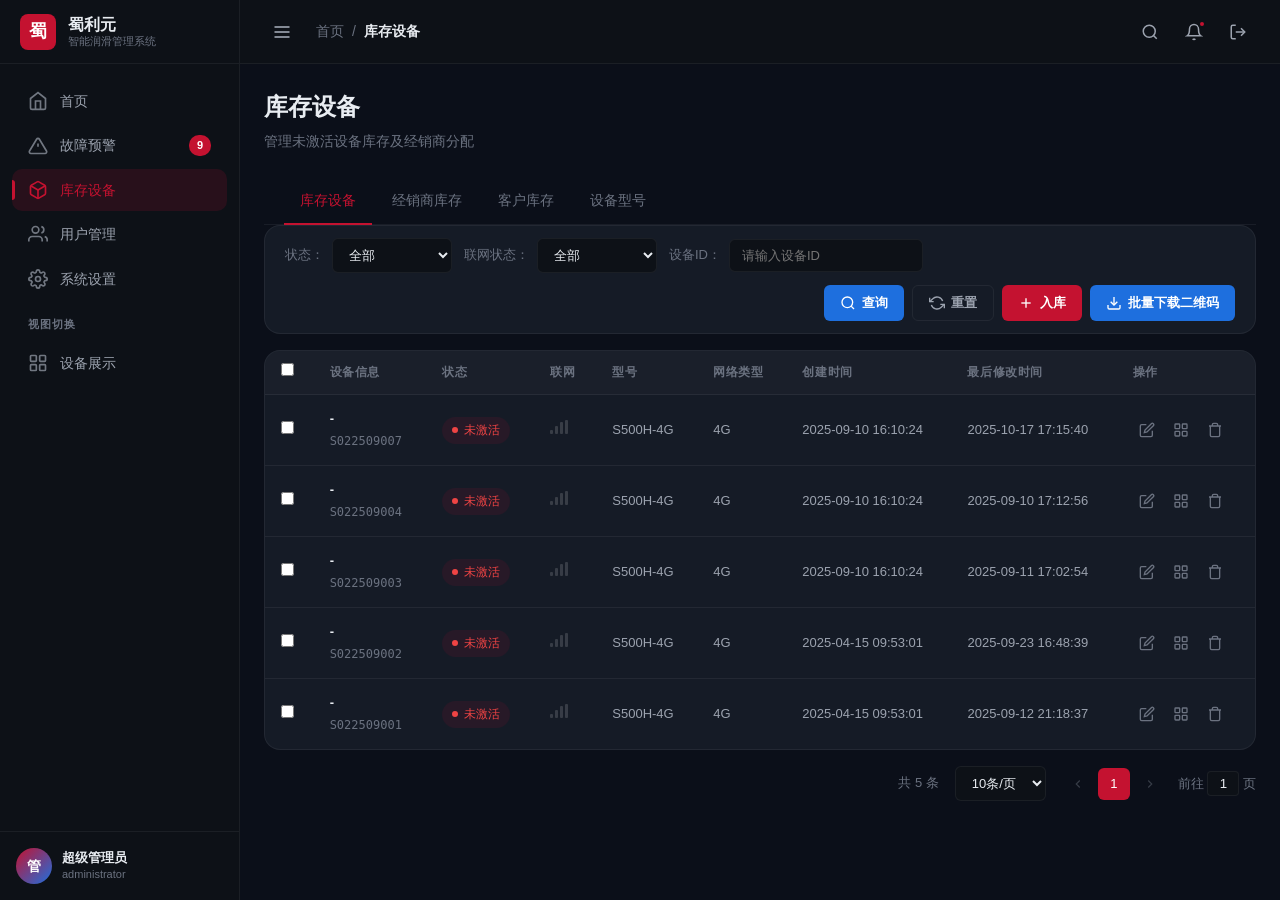
<file: admin/inventory.html>
<!DOCTYPE html>
<html lang="zh-CN">
<head>
  <meta charset="UTF-8">
  <meta name="viewport" content="width=device-width, initial-scale=1.0">
  <title>库存设备 - 智能润滑管理系统</title>
  <link rel="stylesheet" href="assets/css/admin.css">
</head>
<body>

<div class="admin-layout">
  <aside class="sidebar" id="sidebar">
    <div class="sidebar-brand">
      <div class="brand-icon">蜀</div>
      <div class="brand-text"><div class="name">蜀利元</div><div class="desc">智能润滑管理系统</div></div>
    </div>
    <nav class="sidebar-nav">
      <div class="nav-group">
        <a href="index.html" class="nav-item"><svg viewBox="0 0 24 24" fill="none" stroke="currentColor" stroke-width="2"><path d="M3 9l9-7 9 7v11a2 2 0 0 1-2 2H5a2 2 0 0 1-2-2z"/><polyline points="9 22 9 12 15 12 15 22"/></svg><span>首页</span></a>
        <a href="alarms.html" class="nav-item"><svg viewBox="0 0 24 24" fill="none" stroke="currentColor" stroke-width="2"><path d="M10.29 3.86L1.82 18a2 2 0 0 0 1.71 3h16.94a2 2 0 0 0 1.71-3L13.71 3.86a2 2 0 0 0-3.42 0z"/><line x1="12" y1="9" x2="12" y2="13"/><line x1="12" y1="17" x2="12.01" y2="17"/></svg><span>故障预警</span><span class="nav-badge">9</span></a>
        <a href="inventory.html" class="nav-item active"><svg viewBox="0 0 24 24" fill="none" stroke="currentColor" stroke-width="2"><path d="M21 16V8a2 2 0 0 0-1-1.73l-7-4a2 2 0 0 0-2 0l-7 4A2 2 0 0 0 3 8v8a2 2 0 0 0 1 1.73l7 4a2 2 0 0 0 2 0l7-4A2 2 0 0 0 21 16z"/><polyline points="3.27 6.96 12 12.01 20.73 6.96"/><line x1="12" y1="22.08" x2="12" y2="12"/></svg><span>库存设备</span></a>
        <a href="#" class="nav-item"><svg viewBox="0 0 24 24" fill="none" stroke="currentColor" stroke-width="2"><path d="M17 21v-2a4 4 0 0 0-4-4H5a4 4 0 0 0-4 4v2"/><circle cx="9" cy="7" r="4"/><path d="M23 21v-2a4 4 0 0 0-3-3.87"/><path d="M16 3.13a4 4 0 0 1 0 7.75"/></svg><span>用户管理</span></a>
        <a href="#" class="nav-item"><svg viewBox="0 0 24 24" fill="none" stroke="currentColor" stroke-width="2"><circle cx="12" cy="12" r="3"/><path d="M19.4 15a1.65 1.65 0 0 0 .33 1.82l.06.06a2 2 0 0 1 0 2.83 2 2 0 0 1-2.83 0l-.06-.06a1.65 1.65 0 0 0-1.82-.33 1.65 1.65 0 0 0-1 1.51V21a2 2 0 0 1-2 2 2 2 0 0 1-2-2v-.09A1.65 1.65 0 0 0 9 19.4a1.65 1.65 0 0 0-1.82.33l-.06.06a2 2 0 0 1-2.83 0 2 2 0 0 1 0-2.83l.06-.06A1.65 1.65 0 0 0 4.61 15a1.65 1.65 0 0 0-1.51-1H3a2 2 0 0 1-2-2 2 2 0 0 1 2-2h.09A1.65 1.65 0 0 0 4.6 9a1.65 1.65 0 0 0-.33-1.82l-.06-.06a2 2 0 0 1 0-2.83 2 2 0 0 1 2.83 0l.06.06A1.65 1.65 0 0 0 9 4.6a1.65 1.65 0 0 0 1-1.51V3a2 2 0 0 1 2-2 2 2 0 0 1 2 2v.09a1.65 1.65 0 0 0 1 1.51 1.65 1.65 0 0 0 1.82-.33l.06-.06a2 2 0 0 1 2.83 0 2 2 0 0 1 0 2.83l-.06.06a1.65 1.65 0 0 0-.33 1.82V9a1.65 1.65 0 0 0 1.51 1H21a2 2 0 0 1 2 2 2 2 0 0 1-2 2h-.09a1.65 1.65 0 0 0-1.51 1z"/></svg><span>系统设置</span></a>
      </div>
      <div class="nav-group">
        <div class="nav-group-label">视图切换</div>
        <a href="cards.html" class="nav-item"><svg viewBox="0 0 24 24" fill="none" stroke="currentColor" stroke-width="2"><rect x="3" y="3" width="7" height="7" rx="1"/><rect x="14" y="3" width="7" height="7" rx="1"/><rect x="14" y="14" width="7" height="7" rx="1"/><rect x="3" y="14" width="7" height="7" rx="1"/></svg><span>设备展示</span></a>
      </div>
    </nav>
    <div class="sidebar-footer">
      <div class="user-info">
        <div class="user-avatar">管</div>
        <div class="user-meta"><div class="name">超级管理员</div><div class="role">administrator</div></div>
      </div>
    </div>
  </aside>

  <div class="main-content">
    <header class="top-header">
      <div class="header-left">
        <button class="menu-toggle" id="menuToggle"><svg width="20" height="20" viewBox="0 0 24 24" fill="none" stroke="currentColor" stroke-width="2"><line x1="3" y1="12" x2="21" y2="12"/><line x1="3" y1="6" x2="21" y2="6"/><line x1="3" y1="18" x2="21" y2="18"/></svg></button>
        <nav class="breadcrumb"><a href="index.html">首页</a><span class="sep">/</span><span class="current">库存设备</span></nav>
      </div>
      <div class="header-right">
        <button class="header-btn"><svg width="18" height="18" viewBox="0 0 24 24" fill="none" stroke="currentColor" stroke-width="2"><circle cx="11" cy="11" r="8"/><line x1="21" y1="21" x2="16.65" y2="16.65"/></svg></button>
        <button class="header-btn"><svg width="18" height="18" viewBox="0 0 24 24" fill="none" stroke="currentColor" stroke-width="2"><path d="M18 8A6 6 0 0 0 6 8c0 7-3 9-3 9h18s-3-2-3-9"/><path d="M13.73 21a2 2 0 0 1-3.46 0"/></svg><span class="dot"></span></button>
        <button class="header-btn"><svg width="18" height="18" viewBox="0 0 24 24" fill="none" stroke="currentColor" stroke-width="2"><path d="M9 21H5a2 2 0 0 1-2-2V5a2 2 0 0 1 2-2h4"/><polyline points="16 17 21 12 16 7"/><line x1="21" y1="12" x2="9" y2="12"/></svg></button>
      </div>
    </header>

    <div class="page-content">
      <div class="page-header">
        <h1>库存设备</h1>
        <p>管理未激活设备库存及经销商分配</p>
      </div>

      <!-- Sub Tabs -->
      <div class="tabs">
        <div class="tab active">库存设备</div>
        <div class="tab">经销商库存</div>
        <div class="tab">客户库存</div>
        <div class="tab">设备型号</div>
      </div>

      <!-- Filter Bar -->
      <div class="filter-bar">
        <div class="filter-group">
          <span class="filter-label">状态：</span>
          <select class="filter-select"><option>全部</option><option>未激活</option><option>已激活</option></select>
        </div>
        <div class="filter-group">
          <span class="filter-label">联网状态：</span>
          <select class="filter-select"><option>全部</option><option>在线</option><option>离线</option></select>
        </div>
        <div class="filter-group">
          <span class="filter-label">设备ID：</span>
          <input type="text" class="filter-input" placeholder="请输入设备ID">
        </div>
        <div style="margin-left:auto;display:flex;gap:8px">
          <button class="btn btn-blue"><svg width="14" height="14" viewBox="0 0 24 24" fill="none" stroke="currentColor" stroke-width="2"><circle cx="11" cy="11" r="8"/><line x1="21" y1="21" x2="16.65" y2="16.65"/></svg>查询</button>
          <button class="btn btn-outline"><svg width="14" height="14" viewBox="0 0 24 24" fill="none" stroke="currentColor" stroke-width="2"><polyline points="1 4 1 10 7 10"/><polyline points="23 20 23 14 17 14"/><path d="M20.49 9A9 9 0 0 0 5.64 5.64L1 10m22 4l-4.64 4.36A9 9 0 0 1 3.51 15"/></svg>重置</button>
          <button class="btn btn-primary"><svg width="14" height="14" viewBox="0 0 24 24" fill="none" stroke="currentColor" stroke-width="2"><line x1="12" y1="5" x2="12" y2="19"/><line x1="5" y1="12" x2="19" y2="12"/></svg>入库</button>
          <button class="btn btn-blue"><svg width="14" height="14" viewBox="0 0 24 24" fill="none" stroke="currentColor" stroke-width="2"><path d="M21 15v4a2 2 0 0 1-2 2H5a2 2 0 0 1-2-2v-4"/><polyline points="7 10 12 15 17 10"/><line x1="12" y1="15" x2="12" y2="3"/></svg>批量下载二维码</button>
        </div>
      </div>

      <!-- Inventory Table -->
      <div class="card">
        <div class="card-body" style="padding:0">
          <table class="data-table">
            <thead>
              <tr>
                <th><input type="checkbox"></th>
                <th>设备信息</th>
                <th>状态</th>
                <th>联网</th>
                <th>型号</th>
                <th>网络类型</th>
                <th>创建时间</th>
                <th>最后修改时间</th>
                <th>操作</th>
              </tr>
            </thead>
            <tbody>
              <tr>
                <td><input type="checkbox"></td>
                <td><div class="device-info"><span class="name">-</span><span class="id">S022509007</span></div></td>
                <td><span class="status-badge danger">未激活</span></td>
                <td><div class="signal-icon inactive"><span></span><span></span><span></span><span></span></div></td>
                <td>S500H-4G</td>
                <td>4G</td>
                <td>2025-09-10 16:10:24</td>
                <td>2025-10-17 17:15:40</td>
                <td>
                  <div class="action-btns">
                    <button class="action-btn" title="编辑"><svg width="16" height="16" viewBox="0 0 24 24" fill="none" stroke="currentColor" stroke-width="2"><path d="M11 4H4a2 2 0 0 0-2 2v14a2 2 0 0 0 2 2h14a2 2 0 0 0 2-2v-7"/><path d="M18.5 2.5a2.121 2.121 0 0 1 3 3L12 15l-4 1 1-4 9.5-9.5z"/></svg></button>
                    <button class="action-btn" title="二维码"><svg width="16" height="16" viewBox="0 0 24 24" fill="none" stroke="currentColor" stroke-width="2"><rect x="3" y="3" width="7" height="7" rx="1"/><rect x="14" y="3" width="7" height="7" rx="1"/><rect x="14" y="14" width="7" height="7" rx="1"/><rect x="3" y="14" width="7" height="7" rx="1"/></svg></button>
                    <button class="action-btn" title="删除"><svg width="16" height="16" viewBox="0 0 24 24" fill="none" stroke="currentColor" stroke-width="2"><polyline points="3 6 5 6 21 6"/><path d="M19 6v14a2 2 0 0 1-2 2H7a2 2 0 0 1-2-2V6m3 0V4a2 2 0 0 1 2-2h4a2 2 0 0 1 2 2v2"/></svg></button>
                  </div>
                </td>
              </tr>
              <tr>
                <td><input type="checkbox"></td>
                <td><div class="device-info"><span class="name">-</span><span class="id">S022509004</span></div></td>
                <td><span class="status-badge danger">未激活</span></td>
                <td><div class="signal-icon inactive"><span></span><span></span><span></span><span></span></div></td>
                <td>S500H-4G</td>
                <td>4G</td>
                <td>2025-09-10 16:10:24</td>
                <td>2025-09-10 17:12:56</td>
                <td>
                  <div class="action-btns">
                    <button class="action-btn" title="编辑"><svg width="16" height="16" viewBox="0 0 24 24" fill="none" stroke="currentColor" stroke-width="2"><path d="M11 4H4a2 2 0 0 0-2 2v14a2 2 0 0 0 2 2h14a2 2 0 0 0 2-2v-7"/><path d="M18.5 2.5a2.121 2.121 0 0 1 3 3L12 15l-4 1 1-4 9.5-9.5z"/></svg></button>
                    <button class="action-btn" title="二维码"><svg width="16" height="16" viewBox="0 0 24 24" fill="none" stroke="currentColor" stroke-width="2"><rect x="3" y="3" width="7" height="7" rx="1"/><rect x="14" y="3" width="7" height="7" rx="1"/><rect x="14" y="14" width="7" height="7" rx="1"/><rect x="3" y="14" width="7" height="7" rx="1"/></svg></button>
                    <button class="action-btn" title="删除"><svg width="16" height="16" viewBox="0 0 24 24" fill="none" stroke="currentColor" stroke-width="2"><polyline points="3 6 5 6 21 6"/><path d="M19 6v14a2 2 0 0 1-2 2H7a2 2 0 0 1-2-2V6m3 0V4a2 2 0 0 1 2-2h4a2 2 0 0 1 2 2v2"/></svg></button>
                  </div>
                </td>
              </tr>
              <tr>
                <td><input type="checkbox"></td>
                <td><div class="device-info"><span class="name">-</span><span class="id">S022509003</span></div></td>
                <td><span class="status-badge danger">未激活</span></td>
                <td><div class="signal-icon inactive"><span></span><span></span><span></span><span></span></div></td>
                <td>S500H-4G</td>
                <td>4G</td>
                <td>2025-09-10 16:10:24</td>
                <td>2025-09-11 17:02:54</td>
                <td>
                  <div class="action-btns">
                    <button class="action-btn" title="编辑"><svg width="16" height="16" viewBox="0 0 24 24" fill="none" stroke="currentColor" stroke-width="2"><path d="M11 4H4a2 2 0 0 0-2 2v14a2 2 0 0 0 2 2h14a2 2 0 0 0 2-2v-7"/><path d="M18.5 2.5a2.121 2.121 0 0 1 3 3L12 15l-4 1 1-4 9.5-9.5z"/></svg></button>
                    <button class="action-btn" title="二维码"><svg width="16" height="16" viewBox="0 0 24 24" fill="none" stroke="currentColor" stroke-width="2"><rect x="3" y="3" width="7" height="7" rx="1"/><rect x="14" y="3" width="7" height="7" rx="1"/><rect x="14" y="14" width="7" height="7" rx="1"/><rect x="3" y="14" width="7" height="7" rx="1"/></svg></button>
                    <button class="action-btn" title="删除"><svg width="16" height="16" viewBox="0 0 24 24" fill="none" stroke="currentColor" stroke-width="2"><polyline points="3 6 5 6 21 6"/><path d="M19 6v14a2 2 0 0 1-2 2H7a2 2 0 0 1-2-2V6m3 0V4a2 2 0 0 1 2-2h4a2 2 0 0 1 2 2v2"/></svg></button>
                  </div>
                </td>
              </tr>
              <tr>
                <td><input type="checkbox"></td>
                <td><div class="device-info"><span class="name">-</span><span class="id">S022509002</span></div></td>
                <td><span class="status-badge danger">未激活</span></td>
                <td><div class="signal-icon inactive"><span></span><span></span><span></span><span></span></div></td>
                <td>S500H-4G</td>
                <td>4G</td>
                <td>2025-04-15 09:53:01</td>
                <td>2025-09-23 16:48:39</td>
                <td>
                  <div class="action-btns">
                    <button class="action-btn" title="编辑"><svg width="16" height="16" viewBox="0 0 24 24" fill="none" stroke="currentColor" stroke-width="2"><path d="M11 4H4a2 2 0 0 0-2 2v14a2 2 0 0 0 2 2h14a2 2 0 0 0 2-2v-7"/><path d="M18.5 2.5a2.121 2.121 0 0 1 3 3L12 15l-4 1 1-4 9.5-9.5z"/></svg></button>
                    <button class="action-btn" title="二维码"><svg width="16" height="16" viewBox="0 0 24 24" fill="none" stroke="currentColor" stroke-width="2"><rect x="3" y="3" width="7" height="7" rx="1"/><rect x="14" y="3" width="7" height="7" rx="1"/><rect x="14" y="14" width="7" height="7" rx="1"/><rect x="3" y="14" width="7" height="7" rx="1"/></svg></button>
                    <button class="action-btn" title="删除"><svg width="16" height="16" viewBox="0 0 24 24" fill="none" stroke="currentColor" stroke-width="2"><polyline points="3 6 5 6 21 6"/><path d="M19 6v14a2 2 0 0 1-2 2H7a2 2 0 0 1-2-2V6m3 0V4a2 2 0 0 1 2-2h4a2 2 0 0 1 2 2v2"/></svg></button>
                  </div>
                </td>
              </tr>
              <tr>
                <td><input type="checkbox"></td>
                <td><div class="device-info"><span class="name">-</span><span class="id">S022509001</span></div></td>
                <td><span class="status-badge danger">未激活</span></td>
                <td><div class="signal-icon inactive"><span></span><span></span><span></span><span></span></div></td>
                <td>S500H-4G</td>
                <td>4G</td>
                <td>2025-04-15 09:53:01</td>
                <td>2025-09-12 21:18:37</td>
                <td>
                  <div class="action-btns">
                    <button class="action-btn" title="编辑"><svg width="16" height="16" viewBox="0 0 24 24" fill="none" stroke="currentColor" stroke-width="2"><path d="M11 4H4a2 2 0 0 0-2 2v14a2 2 0 0 0 2 2h14a2 2 0 0 0 2-2v-7"/><path d="M18.5 2.5a2.121 2.121 0 0 1 3 3L12 15l-4 1 1-4 9.5-9.5z"/></svg></button>
                    <button class="action-btn" title="二维码"><svg width="16" height="16" viewBox="0 0 24 24" fill="none" stroke="currentColor" stroke-width="2"><rect x="3" y="3" width="7" height="7" rx="1"/><rect x="14" y="3" width="7" height="7" rx="1"/><rect x="14" y="14" width="7" height="7" rx="1"/><rect x="3" y="14" width="7" height="7" rx="1"/></svg></button>
                    <button class="action-btn" title="删除"><svg width="16" height="16" viewBox="0 0 24 24" fill="none" stroke="currentColor" stroke-width="2"><polyline points="3 6 5 6 21 6"/><path d="M19 6v14a2 2 0 0 1-2 2H7a2 2 0 0 1-2-2V6m3 0V4a2 2 0 0 1 2-2h4a2 2 0 0 1 2 2v2"/></svg></button>
                  </div>
                </td>
              </tr>
            </tbody>
          </table>
        </div>
      </div>

      <!-- Pagination -->
      <div style="display:flex;justify-content:flex-end;padding:16px 0">
        <div class="pagination">
          <span style="font-size:13px;color:var(--text-muted);margin-right:12px">共 5 条</span>
          <select class="filter-select" style="min-width:auto;margin-right:12px"><option>10条/页</option><option>20条/页</option><option>50条/页</option></select>
          <button class="page-btn" disabled><svg width="14" height="14" viewBox="0 0 24 24" fill="none" stroke="currentColor" stroke-width="2"><polyline points="15 18 9 12 15 6"/></svg></button>
          <button class="page-btn active">1</button>
          <button class="page-btn" disabled><svg width="14" height="14" viewBox="0 0 24 24" fill="none" stroke="currentColor" stroke-width="2"><polyline points="9 18 15 12 9 6"/></svg></button>
          <span style="font-size:13px;color:var(--text-muted);margin-left:8px">前往 <input type="text" style="width:32px;text-align:center;background:var(--bg-input);border:1px solid var(--border-color);border-radius:4px;color:var(--text-primary);padding:4px" value="1"> 页</span>
        </div>
      </div>
    </div>
  </div>
</div>

<script>
document.getElementById('menuToggle').addEventListener('click', () => {
  document.getElementById('sidebar').classList.toggle('collapsed');
});
</script>

</body>
</html>
</file>
<file: assets/css/style.css>
/* ===================================================
   蜀利元智能润滑器 - 全局样式
   Brand: #C41230 (红) | #1E6FDE (蓝) | #F5F7FA (灰白)
   =================================================== */

/* ---------- CSS变量 ---------- */
:root {
  --brand-red: #C41230;
  --brand-red-dark: #A00E28;
  --brand-blue: #1E6FDE;
  --brand-blue-dark: #1558B8;
  --bg-white: #FFFFFF;
  --bg-gray: #F5F7FA;
  --bg-dark: #0D1117;
  --text-primary: #1A1A1A;
  --text-secondary: #333333;
  --text-muted: #6B7280;
  --text-white: #FFFFFF;
  --border-color: #E5E7EB;
  --shadow-sm: 0 1px 3px rgba(0,0,0,0.08);
  --shadow-md: 0 4px 16px rgba(0,0,0,0.10);
  --shadow-lg: 0 12px 40px rgba(0,0,0,0.14);
  --shadow-card: 0 2px 12px rgba(0,0,0,0.06);
  --radius-sm: 6px;
  --radius-md: 12px;
  --radius-lg: 20px;
  --radius-xl: 28px;
  --transition: cubic-bezier(0.4, 0, 0.2, 1);
  --nav-height: 72px;
}

/* ---------- 重置 ---------- */
*, *::before, *::after { box-sizing: border-box; margin: 0; padding: 0; }
html { scroll-behavior: smooth; font-size: 16px; }
body {
  font-family: 'PingFang SC', 'Noto Sans SC', 'Microsoft YaHei', -apple-system, BlinkMacSystemFont, sans-serif;
  color: var(--text-secondary);
  background: var(--bg-white);
  line-height: 1.6;
  overflow-x: hidden;
}
img { max-width: 100%; height: auto; display: block; }
a { text-decoration: none; color: inherit; }
ul, ol { list-style: none; }
button { cursor: pointer; border: none; background: none; font-family: inherit; }
input, textarea, select { font-family: inherit; }

/* ---------- 排版 ---------- */
h1 { font-size: clamp(36px, 5vw, 64px); font-weight: 800; line-height: 1.15; color: var(--text-primary); }
h2 { font-size: clamp(28px, 3.5vw, 40px); font-weight: 700; line-height: 1.2; color: var(--text-primary); }
h3 { font-size: clamp(20px, 2.5vw, 28px); font-weight: 600; line-height: 1.3; color: var(--text-primary); }
h4 { font-size: 18px; font-weight: 600; color: var(--text-primary); }
p { line-height: 1.75; }

/* ---------- 容器 ---------- */
.container {
  max-width: 1200px;
  margin: 0 auto;
  padding: 0 24px;
}
.container-wide {
  max-width: 1400px;
  margin: 0 auto;
  padding: 0 24px;
}
.section-pad { padding: 96px 0; }
.section-pad-sm { padding: 64px 0; }

/* ---------- 通用组件 ---------- */
.section-label {
  display: inline-flex;
  align-items: center;
  gap: 8px;
  font-size: 13px;
  font-weight: 600;
  letter-spacing: 0.08em;
  text-transform: uppercase;
  color: var(--brand-red);
  margin-bottom: 16px;
}
.section-label::before {
  content: '';
  display: block;
  width: 20px;
  height: 2px;
  background: var(--brand-red);
  border-radius: 2px;
}

.section-title {
  font-size: clamp(28px, 3.5vw, 42px);
  font-weight: 700;
  color: var(--text-primary);
  line-height: 1.2;
  margin-bottom: 16px;
}
.section-title span { color: var(--brand-red); }

.section-subtitle {
  font-size: 17px;
  color: var(--text-muted);
  max-width: 580px;
  line-height: 1.75;
}

/* 分割线 */
.section-divider {
  width: 48px;
  height: 4px;
  background: linear-gradient(90deg, var(--brand-red), var(--brand-blue));
  border-radius: 4px;
  margin: 20px 0 32px;
}

/* 标题区域 */
.section-header {
  text-align: center;
  margin-bottom: 64px;
}
.section-header .section-subtitle {
  margin: 0 auto;
}

/* ---------- 按钮 ---------- */
.btn {
  display: inline-flex;
  align-items: center;
  gap: 8px;
  padding: 14px 32px;
  font-size: 15px;
  font-weight: 600;
  border-radius: var(--radius-sm);
  transition: all 250ms var(--transition);
  letter-spacing: 0.02em;
  white-space: nowrap;
}
.btn-primary {
  background: var(--brand-red);
  color: #fff;
  box-shadow: 0 4px 16px rgba(196,18,48,0.3);
}
.btn-primary:hover {
  background: var(--brand-red-dark);
  box-shadow: 0 6px 24px rgba(196,18,48,0.4);
  transform: translateY(-2px);
}
.btn-secondary {
  background: transparent;
  color: var(--brand-red);
  border: 2px solid var(--brand-red);
}
.btn-secondary:hover {
  background: var(--brand-red);
  color: #fff;
  transform: translateY(-2px);
}
.btn-blue {
  background: var(--brand-blue);
  color: #fff;
  box-shadow: 0 4px 16px rgba(30,111,222,0.3);
}
.btn-blue:hover {
  background: var(--brand-blue-dark);
  box-shadow: 0 6px 24px rgba(30,111,222,0.4);
  transform: translateY(-2px);
}
.btn-white {
  background: #fff;
  color: var(--brand-red);
  box-shadow: var(--shadow-md);
}
.btn-white:hover {
  box-shadow: var(--shadow-lg);
  transform: translateY(-2px);
}
.btn-lg { padding: 18px 40px; font-size: 16px; border-radius: 8px; }
.btn-sm { padding: 10px 20px; font-size: 14px; }

.btn svg, .btn .icon { transition: transform 250ms var(--transition); }
.btn:hover svg, .btn:hover .icon { transform: translateX(3px); }

/* ---------- 导航 ---------- */
.navbar {
  position: fixed;
  top: 0;
  left: 0;
  right: 0;
  z-index: 1000;
  height: var(--nav-height);
  background: rgba(255,255,255,0.95);
  backdrop-filter: blur(20px);
  -webkit-backdrop-filter: blur(20px);
  border-bottom: 1px solid transparent;
  transition: border-color 300ms, box-shadow 300ms;
}
.navbar.scrolled {
  border-bottom-color: var(--border-color);
  box-shadow: 0 2px 20px rgba(0,0,0,0.06);
}
.navbar-inner {
  max-width: 1200px;
  margin: 0 auto;
  padding: 0 24px;
  height: 100%;
  display: flex;
  align-items: center;
  justify-content: space-between;
  gap: 32px;
}
.navbar-logo {
  display: flex;
  align-items: center;
  gap: 12px;
  flex-shrink: 0;
}
.logo-mark {
  width: 42px;
  height: 42px;
  background: var(--brand-red);
  border-radius: 10px;
  display: flex;
  align-items: center;
  justify-content: center;
  flex-shrink: 0;
}
.logo-mark svg { width: 24px; height: 24px; }
.logo-text { line-height: 1.1; }
.logo-text .name { font-size: 17px; font-weight: 800; color: var(--text-primary); letter-spacing: -0.02em; }
.logo-text .tagline { font-size: 11px; color: var(--text-muted); letter-spacing: 0.05em; }
.logo-img { height: 40px; width: auto; display: block; }

.navbar-nav {
  display: flex;
  align-items: center;
  gap: 4px;
  flex: 1;
  justify-content: center;
}
.nav-link {
  padding: 8px 16px;
  font-size: 15px;
  font-weight: 500;
  color: var(--text-secondary);
  border-radius: var(--radius-sm);
  transition: all 200ms;
  position: relative;
}
.nav-link::after {
  content: '';
  position: absolute;
  bottom: 4px;
  left: 16px;
  right: 16px;
  height: 2px;
  background: var(--brand-red);
  border-radius: 2px;
  transform: scaleX(0);
  transition: transform 200ms var(--transition);
}
.nav-link:hover, .nav-link.active { color: var(--brand-red); }
.nav-link:hover::after, .nav-link.active::after { transform: scaleX(1); }

.navbar-cta { flex-shrink: 0; }

/* 汉堡菜单 */
.hamburger {
  display: none;
  flex-direction: column;
  gap: 5px;
  width: 28px;
  padding: 4px;
  cursor: pointer;
}
.hamburger span {
  display: block;
  height: 2px;
  background: var(--text-primary);
  border-radius: 2px;
  transition: all 300ms var(--transition);
}
.hamburger.active span:nth-child(1) { transform: translateY(7px) rotate(45deg); }
.hamburger.active span:nth-child(2) { opacity: 0; transform: scaleX(0); }
.hamburger.active span:nth-child(3) { transform: translateY(-7px) rotate(-45deg); }

/* 移动端菜单 */
.mobile-menu {
  display: none;
  position: fixed;
  top: var(--nav-height);
  left: 0;
  right: 0;
  background: #fff;
  border-bottom: 1px solid var(--border-color);
  box-shadow: var(--shadow-lg);
  z-index: 999;
  padding: 16px 24px;
  flex-direction: column;
  gap: 4px;
  transform: translateY(-8px);
  opacity: 0;
  transition: all 300ms var(--transition);
}
.mobile-menu.open {
  display: flex;
  transform: translateY(0);
  opacity: 1;
}
.mobile-menu .nav-link {
  padding: 14px 16px;
  font-size: 16px;
  border-radius: var(--radius-sm);
}
.mobile-menu .nav-link::after { display: none; }
.mobile-menu .nav-link:hover, .mobile-menu .nav-link.active {
  background: rgba(196,18,48,0.06);
}
.mobile-menu .btn { width: 100%; justify-content: center; margin-top: 8px; }

/* ---------- Hero区 ---------- */
.hero {
  min-height: 100vh;
  padding-top: var(--nav-height);
  background: linear-gradient(135deg, #ffffff 0%, #f8f9fb 50%, #f0f4fa 100%);
  position: relative;
  overflow: hidden;
  display: flex;
  align-items: center;
}

/* 背景流动线条SVG */
.hero-bg-curves {
  position: absolute;
  inset: 0;
  pointer-events: none;
  opacity: 0.4;
}

.hero-inner {
  position: relative;
  z-index: 2;
  width: 100%;
  max-width: 1200px;
  margin: 0 auto;
  padding: 80px 24px;
  display: grid;
  grid-template-columns: 1fr 1fr;
  gap: 64px;
  align-items: center;
}

.hero-content {}
.hero-brand-line {
  display: flex;
  align-items: center;
  gap: 12px;
  margin-bottom: 24px;
}
.hero-brand-name {
  font-size: 16px;
  font-weight: 700;
  color: var(--text-muted);
  letter-spacing: 0.1em;
  text-transform: uppercase;
}
.hero-brand-slogan {
  font-size: 13px;
  font-weight: 600;
  color: var(--brand-red);
  padding: 3px 10px;
  border: 1px solid var(--brand-red);
  border-radius: 20px;
  letter-spacing: 0.05em;
}

.hero-title {
  font-size: clamp(36px, 4.5vw, 60px);
  font-weight: 800;
  line-height: 1.1;
  color: var(--text-primary);
  margin-bottom: 8px;
  letter-spacing: -0.02em;
}
.hero-subtitle-en {
  font-size: clamp(13px, 1.6vw, 18px);
  font-weight: 500;
  color: var(--text-tertiary);
  letter-spacing: 0.08em;
  margin-bottom: 24px;
}
.hero-title .model-name {
  color: var(--brand-red);
  position: relative;
}
.hero-title .model-name::after {
  content: '';
  position: absolute;
  bottom: -4px;
  left: 0;
  right: 0;
  height: 3px;
  background: var(--brand-red);
  border-radius: 2px;
}

.hero-capacity-badge {
  display: inline-flex;
  align-items: center;
  gap: 6px;
  background: var(--brand-red);
  color: #fff;
  font-size: 16px;
  font-weight: 800;
  padding: 6px 16px;
  border-radius: 6px;
  margin-bottom: 20px;
  letter-spacing: 0.02em;
}

.hero-tags {
  display: flex;
  flex-wrap: wrap;
  gap: 8px;
  margin-bottom: 32px;
}
.hero-tag {
  font-size: 13px;
  font-weight: 600;
  color: var(--brand-blue);
  background: rgba(30,111,222,0.08);
  padding: 5px 14px;
  border-radius: 20px;
  border: 1px solid rgba(30,111,222,0.2);
}

/* 功能模块格子 */
.hero-features {
  display: grid;
  grid-template-columns: 1fr 1fr;
  gap: 12px;
  margin-bottom: 36px;
}
.hero-feature-card {
  background: rgba(255,255,255,0.8);
  border: 1px solid var(--border-color);
  border-radius: var(--radius-md);
  padding: 16px;
  display: flex;
  gap: 12px;
  align-items: flex-start;
  transition: all 250ms var(--transition);
  backdrop-filter: blur(10px);
}
.hero-feature-card:hover {
  transform: translateY(-3px);
  box-shadow: var(--shadow-md);
  border-color: rgba(196,18,48,0.2);
}
.feature-icon-circle {
  width: 40px;
  height: 40px;
  border-radius: 50%;
  background: rgba(196,18,48,0.08);
  border: 1.5px solid rgba(196,18,48,0.2);
  display: flex;
  align-items: center;
  justify-content: center;
  flex-shrink: 0;
}
.feature-icon-circle svg { width: 20px; height: 20px; }
.feature-icon-circle.blue {
  background: rgba(30,111,222,0.08);
  border-color: rgba(30,111,222,0.2);
}
.hero-feature-text .title { font-size: 13px; font-weight: 700; color: var(--text-primary); margin-bottom: 2px; }
.hero-feature-text .desc { font-size: 12px; color: var(--text-muted); line-height: 1.5; }

.hero-cta {
  display: flex;
  gap: 16px;
  flex-wrap: wrap;
}

/* Hero右侧产品图 */
.hero-visual {
  position: relative;
  display: flex;
  justify-content: center;
  align-items: center;
}
.hero-product-wrap {
  position: relative;
  width: 100%;
  max-width: 480px;
}
.hero-product-bg {
  width: 100%;
  aspect-ratio: 4/5;
  background: linear-gradient(135deg, rgba(30,111,222,0.06) 0%, rgba(196,18,48,0.04) 100%);
  border-radius: var(--radius-xl);
  border: 1px solid rgba(30,111,222,0.1);
  display: flex;
  align-items: center;
  justify-content: center;
  overflow: hidden;
  position: relative;
}

/* 产品SVG占位图 */
.product-illustration {
  width: 80%;
  max-width: 320px;
}
.product-hero-img {
  width: 85%;
  max-width: 340px;
  height: auto;
  object-fit: contain;
  filter: drop-shadow(0 20px 40px rgba(30,111,222,0.15));
}

/* 浮动监控卡片 */
.hero-monitor-card {
  position: absolute;
  bottom: -20px;
  left: -20px;
  background: #fff;
  border-radius: var(--radius-md);
  padding: 16px 20px;
  box-shadow: var(--shadow-lg);
  border: 1px solid var(--border-color);
  min-width: 200px;
  animation: float 3s ease-in-out infinite;
}
@keyframes float {
  0%, 100% { transform: translateY(0); }
  50% { transform: translateY(-8px); }
}
.monitor-card-title { font-size: 11px; font-weight: 600; color: var(--text-muted); letter-spacing: 0.05em; text-transform: uppercase; margin-bottom: 8px; }
.monitor-stats { display: flex; gap: 16px; }
.monitor-stat { text-align: center; }
.monitor-stat .val { font-size: 20px; font-weight: 800; color: var(--brand-red); }
.monitor-stat .label { font-size: 10px; color: var(--text-muted); }
.monitor-dot { display: inline-block; width: 6px; height: 6px; border-radius: 50%; background: #22C55E; margin-right: 4px; animation: pulse 1.5s ease-in-out infinite; }
@keyframes pulse { 0%, 100% { opacity: 1; } 50% { opacity: 0.4; } }

/* 参数浮窗 */
.hero-param-badge {
  position: absolute;
  top: 20px;
  right: -10px;
  background: var(--brand-blue);
  color: #fff;
  border-radius: var(--radius-md);
  padding: 12px 16px;
  font-size: 12px;
  font-weight: 600;
  box-shadow: 0 8px 24px rgba(30,111,222,0.3);
  line-height: 1.6;
}
.hero-param-badge .highlight { font-size: 22px; font-weight: 800; display: block; }

/* ---------- 产品特点横向卡片 ---------- */
.features-strip {
  background: var(--bg-white);
  border-top: 1px solid var(--border-color);
  border-bottom: 1px solid var(--border-color);
  padding: 48px 0;
}
.features-strip-grid {
  display: grid;
  grid-template-columns: repeat(4, 1fr);
  gap: 1px;
  background: var(--border-color);
  border-radius: var(--radius-md);
  overflow: hidden;
}
.feature-strip-card {
  background: var(--bg-white);
  padding: 32px 28px;
  text-align: center;
  transition: all 250ms var(--transition);
}
.feature-strip-card:hover {
  background: var(--bg-gray);
  transform: translateY(-4px);
  box-shadow: var(--shadow-md);
  z-index: 1;
  position: relative;
}
.feature-strip-icon {
  width: 56px;
  height: 56px;
  border-radius: 50%;
  background: rgba(196,18,48,0.06);
  border: 2px solid rgba(196,18,48,0.15);
  display: flex;
  align-items: center;
  justify-content: center;
  margin: 0 auto 16px;
  transition: all 250ms;
}
.feature-strip-card:hover .feature-strip-icon {
  background: var(--brand-red);
  border-color: var(--brand-red);
}
.feature-strip-card:hover .feature-strip-icon svg { color: #fff; }
.feature-strip-icon svg { width: 26px; height: 26px; color: var(--brand-red); }
.feature-strip-card h4 { font-size: 15px; font-weight: 700; margin-bottom: 6px; color: var(--text-primary); }
.feature-strip-card p { font-size: 13px; color: var(--text-muted); line-height: 1.6; }

/* ---------- 产品展示区 ---------- */
.product-showcase {
  padding: 96px 0;
  background: var(--bg-gray);
}
.product-showcase-inner {
  display: grid;
  grid-template-columns: 1fr 1fr;
  gap: 80px;
  align-items: center;
}
.showcase-visual {
  position: relative;
}
.showcase-img-wrap {
  background: linear-gradient(135deg, #fff 0%, #f0f4fa 100%);
  border-radius: var(--radius-xl);
  padding: 48px;
  box-shadow: var(--shadow-lg);
  text-align: center;
  position: relative;
  overflow: hidden;
}
.showcase-product-img {
  max-width: 280px;
  width: 100%;
  height: auto;
  display: block;
  margin: 0 auto;
  filter: drop-shadow(0 16px 32px rgba(0,0,0,0.1));
}
.showcase-img-wrap::before {
  content: '';
  position: absolute;
  top: -50%;
  right: -30%;
  width: 300px;
  height: 300px;
  background: radial-gradient(circle, rgba(196,18,48,0.06) 0%, transparent 70%);
}
.product-spec-tags {
  display: flex;
  flex-wrap: wrap;
  gap: 8px;
  margin-top: 24px;
  justify-content: center;
}
.spec-tag {
  font-size: 12px;
  font-weight: 600;
  padding: 5px 14px;
  border-radius: 20px;
  background: rgba(196,18,48,0.06);
  color: var(--brand-red);
  border: 1px solid rgba(196,18,48,0.15);
}
.spec-tag.blue {
  background: rgba(30,111,222,0.06);
  color: var(--brand-blue);
  border-color: rgba(30,111,222,0.15);
}

.showcase-content {}
.showcase-params-grid {
  display: grid;
  grid-template-columns: 1fr 1fr;
  gap: 16px;
  margin: 32px 0;
}
.param-card {
  background: #fff;
  border: 1px solid var(--border-color);
  border-radius: var(--radius-md);
  padding: 20px;
  transition: all 250ms;
}
.param-card:hover { box-shadow: var(--shadow-md); transform: translateY(-2px); }
.param-val { font-size: 28px; font-weight: 800; color: var(--brand-red); line-height: 1; margin-bottom: 4px; }
.param-label { font-size: 13px; color: var(--text-muted); }

/* ---------- 应用领域区 ---------- */
.industries {
  padding: 96px 0;
  background: var(--bg-white);
}
.industries-grid {
  display: grid;
  grid-template-columns: repeat(5, 1fr);
  gap: 16px;
  margin-top: 56px;
}
.industry-card {
  text-align: center;
  padding: 32px 16px;
  border-radius: var(--radius-lg);
  border: 1.5px solid var(--border-color);
  background: var(--bg-white);
  transition: all 300ms var(--transition);
  cursor: pointer;
}
.industry-card:hover {
  border-color: var(--brand-blue);
  background: rgba(30,111,222,0.04);
  transform: translateY(-6px);
  box-shadow: 0 16px 40px rgba(30,111,222,0.12);
}
.industry-icon {
  width: 72px;
  height: 72px;
  background: linear-gradient(135deg, rgba(30,111,222,0.08), rgba(30,111,222,0.04));
  border-radius: 50%;
  display: flex;
  align-items: center;
  justify-content: center;
  margin: 0 auto 16px;
  transition: all 300ms;
}
.industry-card:hover .industry-icon {
  background: var(--brand-blue);
}
.industry-icon svg { width: 36px; height: 36px; color: var(--brand-blue); transition: all 300ms; }
.industry-card:hover .industry-icon svg { color: #fff; }
.industry-card h4 { font-size: 15px; font-weight: 700; color: var(--text-primary); margin-bottom: 6px; }
.industry-card p { font-size: 12px; color: var(--text-muted); }

/* ---------- 信任背书区 ---------- */
.trust-section {
  padding: 80px 0;
  background: linear-gradient(180deg, var(--bg-gray) 0%, var(--bg-white) 100%);
}
.trust-stats {
  display: grid;
  grid-template-columns: repeat(4, 1fr);
  gap: 32px;
  margin-bottom: 64px;
}
.trust-stat {
  text-align: center;
  padding: 32px 16px;
}
.trust-stat .num {
  font-size: clamp(36px, 4vw, 52px);
  font-weight: 900;
  color: var(--brand-red);
  line-height: 1;
  margin-bottom: 8px;
  letter-spacing: -0.02em;
}
.trust-stat .unit { font-size: 22px; font-weight: 700; }
.trust-stat .desc { font-size: 14px; color: var(--text-muted); }

.partner-logos {
  display: grid;
  grid-template-columns: repeat(6, 1fr);
  gap: 16px;
  align-items: center;
}
.partner-logo-box {
  background: var(--bg-white);
  border: 1px solid var(--border-color);
  border-radius: var(--radius-md);
  padding: 20px 16px;
  text-align: center;
  font-size: 13px;
  font-weight: 600;
  color: var(--text-muted);
  transition: all 250ms;
  height: 70px;
  display: flex;
  align-items: center;
  justify-content: center;
}
.partner-logo-box:hover {
  border-color: var(--brand-blue);
  color: var(--brand-blue);
  box-shadow: var(--shadow-md);
  transform: translateY(-2px);
}

/* ---------- CTA Banner ---------- */
.cta-banner {
  background: linear-gradient(135deg, var(--brand-red) 0%, #8B0000 100%);
  padding: 80px 0;
  position: relative;
  overflow: hidden;
}
.cta-banner::before {
  content: '';
  position: absolute;
  top: -40%;
  right: -10%;
  width: 500px;
  height: 500px;
  background: radial-gradient(circle, rgba(255,255,255,0.08) 0%, transparent 70%);
}
.cta-banner-inner {
  text-align: center;
  position: relative;
  z-index: 1;
}
.cta-banner h2 { color: #fff; font-size: clamp(26px, 3vw, 38px); margin-bottom: 16px; }
.cta-banner p { color: rgba(255,255,255,0.8); font-size: 17px; margin-bottom: 36px; max-width: 560px; margin-left: auto; margin-right: auto; }
.cta-banner-btns { display: flex; gap: 16px; justify-content: center; flex-wrap: wrap; }

/* ---------- Footer ---------- */
.footer {
  background: #0D1117;
  color: rgba(255,255,255,0.7);
  padding: 64px 0 32px;
}
.footer-grid {
  display: grid;
  grid-template-columns: 2fr 1fr 1fr 1.5fr;
  gap: 48px;
  margin-bottom: 48px;
}
.footer-brand {}
.footer-logo { display: flex; align-items: center; gap: 12px; margin-bottom: 16px; }
.footer-logo .logo-mark { background: var(--brand-red); }
.footer-logo .name { color: #fff; }
.footer-logo .tagline { color: rgba(255,255,255,0.5); }
.footer-logo .logo-img { filter: brightness(0) invert(1); }
.footer-desc { font-size: 14px; line-height: 1.75; margin-bottom: 24px; }
.footer-social { display: flex; gap: 12px; }
.social-btn {
  width: 36px;
  height: 36px;
  border-radius: 8px;
  background: rgba(255,255,255,0.1);
  display: flex;
  align-items: center;
  justify-content: center;
  transition: background 200ms;
}
.social-btn:hover { background: var(--brand-red); }
.social-btn svg { width: 18px; height: 18px; color: #fff; }

.footer-col h5 { color: #fff; font-size: 14px; font-weight: 700; margin-bottom: 20px; letter-spacing: 0.05em; }
.footer-links { display: flex; flex-direction: column; gap: 10px; }
.footer-links a { font-size: 14px; color: rgba(255,255,255,0.6); transition: color 200ms; }
.footer-links a:hover { color: #fff; }

.footer-contact { display: flex; flex-direction: column; gap: 12px; }
.contact-item { display: flex; align-items: flex-start; gap: 10px; font-size: 14px; }
.contact-item svg { width: 16px; height: 16px; color: var(--brand-red); flex-shrink: 0; margin-top: 2px; }

.footer-bottom {
  border-top: 1px solid rgba(255,255,255,0.1);
  padding-top: 24px;
  display: flex;
  justify-content: space-between;
  align-items: center;
  flex-wrap: wrap;
  gap: 12px;
  font-size: 13px;
  color: rgba(255,255,255,0.4);
}

/* ---------- 页面Banner ---------- */
.page-hero {
  background: linear-gradient(135deg, #0D1117 0%, #1a2535 100%);
  padding: calc(var(--nav-height) + 64px) 0 64px;
  text-align: center;
  position: relative;
  overflow: hidden;
}
.page-hero::before {
  content: '';
  position: absolute;
  top: 0;
  left: 0;
  right: 0;
  bottom: 0;
  background: 
    radial-gradient(ellipse 60% 60% at 20% 50%, rgba(196,18,48,0.15) 0%, transparent 60%),
    radial-gradient(ellipse 60% 60% at 80% 50%, rgba(30,111,222,0.12) 0%, transparent 60%);
}
.page-hero-content { position: relative; z-index: 1; }
.page-hero h1 { color: #fff; margin-bottom: 16px; }
.page-hero p { color: rgba(255,255,255,0.7); font-size: 18px; max-width: 600px; margin: 0 auto; }
.breadcrumb {
  display: flex;
  align-items: center;
  gap: 8px;
  justify-content: center;
  font-size: 13px;
  color: rgba(255,255,255,0.5);
  margin-bottom: 24px;
}
.breadcrumb a { color: rgba(255,255,255,0.6); transition: color 200ms; }
.breadcrumb a:hover { color: #fff; }
.breadcrumb .sep { opacity: 0.4; }

/* ---------- 卡片通用 ---------- */
.card {
  background: var(--bg-white);
  border: 1px solid var(--border-color);
  border-radius: var(--radius-lg);
  padding: 32px;
  transition: all 300ms var(--transition);
}
.card:hover {
  transform: translateY(-4px);
  box-shadow: var(--shadow-lg);
  border-color: rgba(196,18,48,0.15);
}

/* ---------- 对比表 ---------- */
.compare-section {
  padding: 96px 0;
  background: var(--bg-gray);
}
.compare-grid {
  display: grid;
  grid-template-columns: 1fr 1fr;
  gap: 24px;
  margin-top: 48px;
}
.compare-col {
  border-radius: var(--radius-lg);
  overflow: hidden;
}
.compare-header {
  padding: 24px 32px;
  font-size: 17px;
  font-weight: 700;
}
.compare-header.old { background: #F3F4F6; color: var(--text-muted); }
.compare-header.new { background: var(--brand-red); color: #fff; }
.compare-body { background: #fff; border: 1px solid var(--border-color); border-top: none; border-radius: 0 0 var(--radius-lg) var(--radius-lg); }
.compare-item {
  display: flex;
  align-items: flex-start;
  gap: 12px;
  padding: 16px 24px;
  border-bottom: 1px solid var(--border-color);
  font-size: 14px;
}
.compare-item:last-child { border-bottom: none; }
.compare-icon { font-size: 16px; flex-shrink: 0; margin-top: 1px; }

/* ---------- 参数表格 ---------- */
.params-table {
  width: 100%;
  border-collapse: collapse;
  font-size: 14px;
  border-radius: var(--radius-md);
  overflow: hidden;
  box-shadow: var(--shadow-sm);
}
.params-table th {
  background: var(--text-primary);
  color: #fff;
  padding: 14px 20px;
  text-align: left;
  font-weight: 600;
  font-size: 13px;
  letter-spacing: 0.03em;
}
.params-table td {
  padding: 13px 20px;
  border-bottom: 1px solid var(--border-color);
  color: var(--text-secondary);
}
.params-table tr:last-child td { border-bottom: none; }
.params-table tr:nth-child(even) td { background: var(--bg-gray); }
.params-table td:first-child { font-weight: 600; color: var(--text-primary); }
.params-table td .highlight { color: var(--brand-red); font-weight: 700; }

/* ---------- 安装步骤 ---------- */
.steps-grid {
  display: grid;
  grid-template-columns: repeat(4, 1fr);
  gap: 24px;
  position: relative;
  margin-top: 48px;
}
.steps-grid::before {
  content: '';
  position: absolute;
  top: 36px;
  left: 10%;
  right: 10%;
  height: 2px;
  background: linear-gradient(90deg, var(--brand-red), var(--brand-blue));
  z-index: 0;
}
.step-card {
  background: #fff;
  border: 1px solid var(--border-color);
  border-radius: var(--radius-lg);
  padding: 28px 24px;
  text-align: center;
  position: relative;
  z-index: 1;
  transition: all 250ms;
}
.step-card:hover {
  transform: translateY(-4px);
  box-shadow: var(--shadow-md);
  border-color: rgba(196,18,48,0.2);
}
.step-num {
  width: 52px;
  height: 52px;
  border-radius: 50%;
  background: var(--brand-red);
  color: #fff;
  font-size: 20px;
  font-weight: 800;
  display: flex;
  align-items: center;
  justify-content: center;
  margin: 0 auto 16px;
  box-shadow: 0 4px 16px rgba(196,18,48,0.3);
}
.step-card h4 { font-size: 15px; margin-bottom: 8px; }
.step-card p { font-size: 13px; color: var(--text-muted); line-height: 1.6; }

/* ---------- 行业卡片 (解决方案页) ---------- */
.solution-nav {
  display: flex;
  flex-wrap: wrap;
  gap: 8px;
  justify-content: center;
  margin-bottom: 48px;
}
.solution-nav-btn {
  padding: 10px 24px;
  border-radius: 30px;
  border: 1.5px solid var(--border-color);
  font-size: 14px;
  font-weight: 600;
  color: var(--text-muted);
  background: var(--bg-white);
  transition: all 200ms;
  cursor: pointer;
}
.solution-nav-btn:hover,
.solution-nav-btn.active {
  background: var(--brand-red);
  color: #fff;
  border-color: var(--brand-red);
}

.solution-cards {
  display: grid;
  grid-template-columns: repeat(3, 1fr);
  gap: 24px;
}
.solution-card {
  background: var(--bg-white);
  border: 1.5px solid var(--border-color);
  border-radius: var(--radius-lg);
  overflow: hidden;
  transition: all 300ms var(--transition);
}
.solution-card:hover {
  transform: translateY(-6px);
  box-shadow: var(--shadow-lg);
  border-color: rgba(196,18,48,0.2);
}
.solution-card-header {
  background: linear-gradient(135deg, var(--brand-blue) 0%, #1a58b8 100%);
  padding: 28px;
  color: #fff;
}
.solution-card-header .icon-wrap {
  width: 52px;
  height: 52px;
  background: rgba(255,255,255,0.2);
  border-radius: 12px;
  display: flex;
  align-items: center;
  justify-content: center;
  margin-bottom: 12px;
}
.solution-card-header .icon-wrap svg { width: 28px; height: 28px; color: #fff; }
.solution-card-header h3 { font-size: 18px; font-weight: 700; margin-bottom: 4px; }
.solution-card-header p { font-size: 13px; opacity: 0.8; }
.solution-card-body { padding: 24px 28px; }
.pain-points { margin-bottom: 20px; }
.pain-points h5 { font-size: 13px; font-weight: 700; color: var(--text-muted); margin-bottom: 10px; text-transform: uppercase; letter-spacing: 0.05em; }
.pain-item {
  display: flex;
  align-items: flex-start;
  gap: 8px;
  font-size: 13px;
  color: var(--text-secondary);
  margin-bottom: 6px;
}
.pain-item::before { content: '✕'; color: #EF4444; font-size: 11px; flex-shrink: 0; margin-top: 2px; }
.solution-points h5 { font-size: 13px; font-weight: 700; color: var(--brand-red); margin-bottom: 10px; text-transform: uppercase; letter-spacing: 0.05em; }
.solution-item {
  display: flex;
  align-items: flex-start;
  gap: 8px;
  font-size: 13px;
  color: var(--text-secondary);
  margin-bottom: 6px;
}
.solution-item::before { content: '✓'; color: var(--brand-blue); font-size: 11px; flex-shrink: 0; margin-top: 2px; }
.solution-card-footer { padding: 0 28px 24px; }

/* ---------- 联系页 ---------- */
.contact-grid {
  display: grid;
  grid-template-columns: 1fr 1.5fr;
  gap: 64px;
  align-items: start;
}
.contact-info-card {
  background: linear-gradient(135deg, #0D1117, #1a2535);
  color: #fff;
  border-radius: var(--radius-xl);
  padding: 48px;
}
.contact-info-card h3 { color: #fff; margin-bottom: 8px; }
.contact-info-card > p { color: rgba(255,255,255,0.6); margin-bottom: 40px; }
.contact-info-list { display: flex; flex-direction: column; gap: 24px; }
.contact-info-item { display: flex; gap: 16px; }
.contact-info-icon {
  width: 44px;
  height: 44px;
  background: rgba(196,18,48,0.2);
  border-radius: 10px;
  display: flex;
  align-items: center;
  justify-content: center;
  flex-shrink: 0;
}
.contact-info-icon svg { width: 20px; height: 20px; color: var(--brand-red); }
.contact-info-item h5 { font-size: 13px; color: rgba(255,255,255,0.5); margin-bottom: 4px; font-weight: 500; }
.contact-info-item p { color: #fff; font-size: 15px; font-weight: 500; }

/* 表单 */
.contact-form-wrap {
  background: var(--bg-white);
  border: 1px solid var(--border-color);
  border-radius: var(--radius-xl);
  padding: 48px;
  box-shadow: var(--shadow-md);
}
.contact-form-wrap h3 { margin-bottom: 8px; }
.contact-form-wrap > p { color: var(--text-muted); margin-bottom: 32px; }
.form-group {
  margin-bottom: 20px;
}
.form-row { display: grid; grid-template-columns: 1fr 1fr; gap: 16px; }
.form-label {
  display: block;
  font-size: 13px;
  font-weight: 600;
  color: var(--text-primary);
  margin-bottom: 8px;
}
.form-label .required { color: var(--brand-red); margin-left: 2px; }
.form-input, .form-textarea, .form-select {
  width: 100%;
  padding: 12px 16px;
  border: 1.5px solid var(--border-color);
  border-radius: var(--radius-sm);
  font-size: 15px;
  color: var(--text-primary);
  background: var(--bg-white);
  transition: border-color 200ms, box-shadow 200ms;
  outline: none;
}
.form-input:focus, .form-textarea:focus {
  border-color: var(--brand-red);
  box-shadow: 0 0 0 3px rgba(196,18,48,0.1);
}
.form-input.error, .form-textarea.error { border-color: #EF4444; }
.form-error { font-size: 12px; color: #EF4444; margin-top: 6px; }
.form-textarea { min-height: 120px; resize: vertical; }
.form-submit { width: 100%; padding: 16px; font-size: 16px; margin-top: 8px; }

/* 成功提示 */
.form-success {
  display: none;
  text-align: center;
  padding: 40px;
}
.form-success.show { display: block; }
.success-icon {
  width: 72px;
  height: 72px;
  background: rgba(34,197,94,0.1);
  border-radius: 50%;
  display: flex;
  align-items: center;
  justify-content: center;
  margin: 0 auto 20px;
}
.success-icon svg { width: 36px; height: 36px; color: #22C55E; }

/* ---------- 滚动动画 ---------- */
.fade-up {
  opacity: 0;
  transform: translateY(30px);
  transition: opacity 500ms var(--transition), transform 500ms var(--transition);
}
.fade-up.visible { opacity: 1; transform: translateY(0); }
.fade-up-delay-1 { transition-delay: 80ms; }
.fade-up-delay-2 { transition-delay: 160ms; }
.fade-up-delay-3 { transition-delay: 240ms; }
.fade-up-delay-4 { transition-delay: 320ms; }

/* ---------- 响应式 ---------- */
@media (max-width: 1023px) {
  .navbar-nav, .navbar-cta { display: none; }
  .hamburger { display: flex; }

  .hero-inner {
    grid-template-columns: 1fr;
    gap: 40px;
    padding: 60px 24px;
  }
  .hero-visual {
    display: flex;
    order: -1;
    justify-content: center;
  }
  .hero-product-wrap { max-width: 360px; }
  .hero-product-bg { aspect-ratio: 4/5; }
  .hero-monitor-card { left: 0; bottom: -12px; min-width: 170px; padding: 12px 14px; }
  .hero-param-badge { right: 0; top: 12px; padding: 8px 12px; }
  .hero-param-badge .highlight { font-size: 18px; }

  .features-strip-grid { grid-template-columns: repeat(2, 1fr); }

  .product-showcase-inner { grid-template-columns: 1fr; gap: 40px; }
  .showcase-visual { display: flex; justify-content: center; }
  .showcase-img-wrap { max-width: 400px; margin: 0 auto; padding: 32px; }
  .showcase-product-img { max-width: 220px; }

  .industries-grid { grid-template-columns: repeat(3, 1fr); }

  .trust-stats { grid-template-columns: repeat(2, 1fr); }
  .partner-logos { grid-template-columns: repeat(3, 1fr); }

  .footer-grid { grid-template-columns: 1fr 1fr; }

  .compare-grid { grid-template-columns: 1fr; }
  .steps-grid { grid-template-columns: repeat(2, 1fr); }
  .steps-grid::before { display: none; }

  .solution-cards { grid-template-columns: repeat(2, 1fr); }
  .contact-grid { grid-template-columns: 1fr; }

  .cta-banner { padding: 60px 0; }
  .float-consult { right: 16px; bottom: 24px; }
  .float-btn { width: 46px; height: 46px; }
  .float-btn svg { width: 20px; height: 20px; }
}

@media (max-width: 767px) {
  :root { --nav-height: 64px; }

  .section-pad { padding: 56px 0; }
  .section-pad-sm { padding: 40px 0; }
  .section-header { margin-bottom: 40px; }
  h1 { font-size: 30px; }
  h2 { font-size: 24px; }
  h3 { font-size: 20px; }
  .section-title { font-size: 24px; }

  /* Hero */
  .hero-inner { padding: 40px 20px; gap: 24px; }
  .hero-product-wrap { max-width: 280px; }
  .hero-brand-line { margin-bottom: 16px; }
  .hero-title { font-size: 28px; }
  .hero-subtitle-en { font-size: 12px; margin-bottom: 12px; }
  .hero-capacity-badge { font-size: 14px; padding: 5px 12px; }
  .hero-tags { gap: 6px; margin-bottom: 24px; }
  .hero-tag { font-size: 12px; padding: 4px 10px; }
  .hero-features { grid-template-columns: 1fr 1fr; gap: 8px; margin-bottom: 28px; }
  .hero-feature-card { padding: 12px; gap: 8px; }
  .feature-icon-circle { width: 34px; height: 34px; }
  .feature-icon-circle svg { width: 16px; height: 16px; }
  .hero-feature-text .title { font-size: 12px; }
  .hero-feature-text .desc { font-size: 11px; }
  .hero-cta { flex-direction: column; gap: 10px; }
  .hero-cta .btn { width: 100%; justify-content: center; }
  .hero-monitor-card { min-width: 150px; }
  .monitor-stat .val { font-size: 16px; }

  /* Features strip */
  .features-strip-grid { grid-template-columns: 1fr 1fr; }
  .feature-strip-card { padding: 20px 16px; }
  .feature-strip-icon { width: 46px; height: 46px; }
  .feature-strip-icon svg { width: 22px; height: 22px; }

  /* Product showcase */
  .showcase-params-grid { grid-template-columns: 1fr 1fr; gap: 10px; }
  .param-card { padding: 16px; }
  .param-val { font-size: 24px; }

  /* Industries */
  .industries-grid { grid-template-columns: repeat(2, 1fr); gap: 12px; }
  .industry-card { padding: 24px 12px; }
  .industry-icon { width: 56px; height: 56px; }
  .industry-icon svg { width: 28px; height: 28px; }

  /* Trust */
  .trust-stats { grid-template-columns: 1fr 1fr; gap: 16px; }
  .trust-stat { padding: 24px 12px; }
  .trust-stat .num { font-size: 32px; }
  .trust-stat .unit { font-size: 18px; }
  .partner-logos { grid-template-columns: repeat(2, 1fr); gap: 10px; }

  /* Footer */
  .footer { padding: 48px 0 24px; }
  .footer-grid { grid-template-columns: 1fr; gap: 28px; }
  .footer-bottom { flex-direction: column; text-align: center; }

  /* Steps */
  .steps-grid { grid-template-columns: 1fr 1fr; gap: 12px; }
  .step-card { padding: 20px 16px; }
  .step-num { width: 44px; height: 44px; font-size: 18px; }

  /* Solution cards */
  .solution-cards { grid-template-columns: 1fr; }
  .solution-card-header { padding: 20px; }
  .solution-card-body { padding: 20px; }
  .solution-card-footer { padding: 0 20px 20px; }

  /* Contact */
  .contact-form-wrap, .contact-info-card { padding: 24px 16px; }
  .form-row { grid-template-columns: 1fr; }

  /* CTA Banner */
  .cta-banner { padding: 48px 0; }
  .cta-banner-btns { flex-direction: column; align-items: center; }
  .cta-banner-btns .btn { width: 80%; justify-content: center; }

  /* Compare */
  .compare-header { padding: 16px 20px; font-size: 15px; }
  .compare-item { padding: 12px 16px; font-size: 13px; }

  /* Table horizontal scroll */
  .params-table { font-size: 13px; }
  .params-table th, .params-table td { padding: 10px 12px; }

  /* Page hero */
  .page-hero { padding: calc(var(--nav-height) + 40px) 0 48px; }
  .page-hero p { font-size: 15px; }

  /* Float buttons */
  .float-consult { right: 12px; bottom: 20px; gap: 8px; }
  .float-btn { width: 44px; height: 44px; }
  .float-tooltip { display: none; }
}

@media (max-width: 480px) {
  .container { padding: 0 16px; }
  .section-pad { padding: 44px 0; }

  /* Hero */
  .hero-inner { padding: 32px 16px; }
  .hero-features { grid-template-columns: 1fr; }
  .hero-product-wrap { max-width: 220px; }
  .hero-monitor-card { min-width: 130px; padding: 10px 12px; }
  .monitor-stats { gap: 10px; }
  .monitor-stat .val { font-size: 14px; }
  .hero-param-badge { padding: 6px 10px; font-size: 11px; }
  .hero-param-badge .highlight { font-size: 16px; }

  /* Industries */
  .industries-grid { grid-template-columns: 1fr 1fr; gap: 10px; }
  .industry-card { padding: 20px 10px; }
  .industry-icon { width: 48px; height: 48px; }
  .industry-icon svg { width: 24px; height: 24px; }

  /* Features strip */
  .feature-strip-card { padding: 16px 12px; }
  .feature-strip-card h4 { font-size: 14px; }
  .feature-strip-card p { font-size: 12px; }

  /* Partner logos */
  .partner-logos { grid-template-columns: repeat(2, 1fr); }

  /* Steps */
  .steps-grid { grid-template-columns: 1fr; }

  /* Showcase */
  .showcase-img-wrap { padding: 24px; }
  .showcase-product-img { max-width: 180px; }
  .showcase-params-grid { grid-template-columns: 1fr 1fr; gap: 8px; }
  .param-card { padding: 14px; }
  .param-val { font-size: 20px; }
  .param-label { font-size: 12px; }

  /* CTA */
  .cta-banner h2 { font-size: 22px; }
  .cta-banner p { font-size: 14px; }
}

/* ---------- 内联固定咨询悬浮按钮 ---------- */
.float-consult {
  position: fixed;
  right: 24px;
  bottom: 40px;
  z-index: 900;
  display: flex;
  flex-direction: column;
  gap: 10px;
}
.float-btn {
  width: 52px;
  height: 52px;
  border-radius: 50%;
  background: var(--brand-red);
  color: #fff;
  display: flex;
  align-items: center;
  justify-content: center;
  box-shadow: 0 6px 24px rgba(196,18,48,0.4);
  transition: all 250ms;
  cursor: pointer;
}
.float-btn:hover {
  transform: scale(1.1);
  box-shadow: 0 8px 32px rgba(196,18,48,0.5);
}
.float-btn.blue { background: var(--brand-blue); box-shadow: 0 6px 24px rgba(30,111,222,0.4); }
.float-btn.blue:hover { box-shadow: 0 8px 32px rgba(30,111,222,0.5); }
.float-btn svg { width: 22px; height: 22px; }
.float-tooltip {
  position: absolute;
  right: 62px;
  background: var(--text-primary);
  color: #fff;
  font-size: 12px;
  font-weight: 600;
  padding: 6px 12px;
  border-radius: 6px;
  white-space: nowrap;
  opacity: 0;
  pointer-events: none;
  transition: opacity 200ms;
}
.float-btn:hover .float-tooltip { opacity: 1; }

/* 滚动进度条 */
.scroll-progress {
  position: fixed;
  top: 0;
  left: 0;
  height: 3px;
  background: linear-gradient(90deg, var(--brand-red), var(--brand-blue));
  z-index: 9999;
  transition: width 100ms;
}
</file>
<file: admin/assets/css/admin.css>
/* ============================================================
   蜀利元智能润滑管理系统 — 深色工业科技主题
   Brand: #C41230 (红) | #1E6FDE (蓝)
   ============================================================ */

/* ---------- CSS Variables ---------- */
:root {
  --brand-red: #C41230;
  --brand-red-soft: rgba(196, 18, 48, 0.15);
  --brand-red-glow: rgba(196, 18, 48, 0.4);
  --brand-blue: #1E6FDE;
  --brand-blue-soft: rgba(30, 111, 222, 0.15);
  --brand-blue-glow: rgba(30, 111, 222, 0.4);

  --bg-body: #0B0F19;
  --bg-sidebar: #0D1117;
  --bg-card: #151B26;
  --bg-card-hover: #1A2233;
  --bg-input: #0D1117;
  --bg-overlay: rgba(0, 0, 0, 0.6);

  --text-primary: #E8ECF1;
  --text-secondary: #9CA3AF;
  --text-muted: #6B7280;
  --text-white: #FFFFFF;

  --border-color: rgba(255, 255, 255, 0.06);
  --border-light: rgba(255, 255, 255, 0.1);
  --border-focus: rgba(30, 111, 222, 0.5);

  --shadow-sm: 0 1px 3px rgba(0, 0, 0, 0.3);
  --shadow-md: 0 4px 16px rgba(0, 0, 0, 0.4);
  --shadow-lg: 0 12px 40px rgba(0, 0, 0, 0.5);
  --shadow-glow-red: 0 0 20px rgba(196, 18, 48, 0.15);
  --shadow-glow-blue: 0 0 20px rgba(30, 111, 222, 0.15);

  --radius-sm: 6px;
  --radius-md: 10px;
  --radius-lg: 16px;
  --radius-xl: 24px;

  --transition: cubic-bezier(0.4, 0, 0.2, 1);
  --sidebar-width: 240px;
  --sidebar-collapsed: 64px;
  --header-height: 64px;
}

/* ---------- Reset ---------- */
*, *::before, *::after { box-sizing: border-box; margin: 0; padding: 0; }
html { font-size: 14px; }
body {
  font-family: 'PingFang SC', 'Noto Sans SC', 'Microsoft YaHei', -apple-system, BlinkMacSystemFont, sans-serif;
  color: var(--text-secondary);
  background: var(--bg-body);
  line-height: 1.6;
  overflow-x: hidden;
}
a { text-decoration: none; color: inherit; }
button { cursor: pointer; border: none; background: none; font-family: inherit; }
input, select, textarea { font-family: inherit; outline: none; }
::-webkit-scrollbar { width: 6px; height: 6px; }
::-webkit-scrollbar-track { background: transparent; }
::-webkit-scrollbar-thumb { background: rgba(255,255,255,0.1); border-radius: 3px; }
::-webkit-scrollbar-thumb:hover { background: rgba(255,255,255,0.2); }

/* ---------- Layout ---------- */
.admin-layout {
  display: flex;
  min-height: 100vh;
}

/* ---------- Sidebar ---------- */
.sidebar {
  width: var(--sidebar-width);
  background: var(--bg-sidebar);
  border-right: 1px solid var(--border-color);
  display: flex;
  flex-direction: column;
  position: fixed;
  top: 0;
  left: 0;
  bottom: 0;
  z-index: 100;
  transition: width 300ms var(--transition);
}
.sidebar.collapsed { width: var(--sidebar-collapsed); }

.sidebar-brand {
  height: var(--header-height);
  display: flex;
  align-items: center;
  gap: 12px;
  padding: 0 20px;
  border-bottom: 1px solid var(--border-color);
  flex-shrink: 0;
}
.brand-icon {
  width: 36px;
  height: 36px;
  background: var(--brand-red);
  border-radius: 8px;
  display: flex;
  align-items: center;
  justify-content: center;
  font-size: 18px;
  font-weight: 800;
  color: #fff;
  flex-shrink: 0;
}
.brand-text { line-height: 1.2; }
.brand-text .name { font-size: 16px; font-weight: 700; color: var(--text-primary); }
.brand-text .desc { font-size: 11px; color: var(--text-muted); }

.sidebar-nav {
  flex: 1;
  padding: 16px 12px;
  overflow-y: auto;
}
.nav-group { margin-bottom: 8px; }
.nav-group-label {
  padding: 8px 16px;
  font-size: 11px;
  font-weight: 600;
  color: var(--text-muted);
  text-transform: uppercase;
  letter-spacing: 0.08em;
}
.nav-item {
  display: flex;
  align-items: center;
  gap: 12px;
  padding: 10px 16px;
  border-radius: var(--radius-md);
  color: var(--text-secondary);
  font-size: 14px;
  font-weight: 500;
  transition: all 200ms;
  position: relative;
  margin-bottom: 2px;
}
.nav-item:hover {
  background: rgba(255,255,255,0.04);
  color: var(--text-primary);
}
.nav-item.active {
  background: var(--brand-red-soft);
  color: var(--brand-red);
}
.nav-item.active::before {
  content: '';
  position: absolute;
  left: 0;
  top: 50%;
  transform: translateY(-50%);
  width: 3px;
  height: 20px;
  background: var(--brand-red);
  border-radius: 0 3px 3px 0;
}
.nav-item svg {
  width: 20px;
  height: 20px;
  flex-shrink: 0;
  opacity: 0.7;
}
.nav-item.active svg { opacity: 1; }
.nav-badge {
  margin-left: auto;
  background: var(--brand-red);
  color: #fff;
  font-size: 11px;
  font-weight: 600;
  padding: 2px 8px;
  border-radius: 10px;
}

.sidebar-footer {
  padding: 16px;
  border-top: 1px solid var(--border-color);
  flex-shrink: 0;
}
.user-info {
  display: flex;
  align-items: center;
  gap: 10px;
}
.user-avatar {
  width: 36px;
  height: 36px;
  border-radius: 50%;
  background: linear-gradient(135deg, var(--brand-red), var(--brand-blue));
  display: flex;
  align-items: center;
  justify-content: center;
  font-size: 14px;
  font-weight: 700;
  color: #fff;
  flex-shrink: 0;
}
.user-meta { line-height: 1.3; }
.user-meta .name { font-size: 13px; font-weight: 600; color: var(--text-primary); }
.user-meta .role { font-size: 11px; color: var(--text-muted); }

/* ---------- Main Content ---------- */
.main-content {
  flex: 1;
  margin-left: var(--sidebar-width);
  display: flex;
  flex-direction: column;
  min-height: 100vh;
  transition: margin-left 300ms var(--transition);
}
.sidebar.collapsed ~ .main-content { margin-left: var(--sidebar-collapsed); }

/* ---------- Header ---------- */
.top-header {
  height: var(--header-height);
  background: var(--bg-sidebar);
  border-bottom: 1px solid var(--border-color);
  display: flex;
  align-items: center;
  justify-content: space-between;
  padding: 0 24px;
  position: sticky;
  top: 0;
  z-index: 50;
}
.header-left {
  display: flex;
  align-items: center;
  gap: 16px;
}
.menu-toggle {
  width: 36px;
  height: 36px;
  display: flex;
  align-items: center;
  justify-content: center;
  border-radius: var(--radius-sm);
  color: var(--text-secondary);
  transition: all 200ms;
}
.menu-toggle:hover { background: rgba(255,255,255,0.05); color: var(--text-primary); }
.breadcrumb {
  display: flex;
  align-items: center;
  gap: 8px;
  font-size: 14px;
}
.breadcrumb a { color: var(--text-muted); transition: color 200ms; }
.breadcrumb a:hover { color: var(--text-primary); }
.breadcrumb .sep { color: var(--text-muted); }
.breadcrumb .current { color: var(--text-primary); font-weight: 600; }

.header-right {
  display: flex;
  align-items: center;
  gap: 8px;
}
.header-btn {
  width: 36px;
  height: 36px;
  display: flex;
  align-items: center;
  justify-content: center;
  border-radius: var(--radius-sm);
  color: var(--text-secondary);
  position: relative;
  transition: all 200ms;
}
.header-btn:hover { background: rgba(255,255,255,0.05); color: var(--text-primary); }
.header-btn .dot {
  position: absolute;
  top: 6px;
  right: 6px;
  width: 8px;
  height: 8px;
  background: var(--brand-red);
  border-radius: 50%;
  border: 2px solid var(--bg-sidebar);
}

/* ---------- Page Content ---------- */
.page-content {
  flex: 1;
  padding: 24px;
  overflow-y: auto;
}
.page-header {
  margin-bottom: 24px;
}
.page-header h1 {
  font-size: 24px;
  font-weight: 700;
  color: var(--text-primary);
  margin-bottom: 4px;
}
.page-header p {
  font-size: 14px;
  color: var(--text-muted);
}

/* ---------- Stat Cards ---------- */
.stats-row {
  display: grid;
  grid-template-columns: repeat(6, 1fr);
  gap: 16px;
  margin-bottom: 24px;
}
.stat-card {
  background: var(--bg-card);
  border: 1px solid var(--border-color);
  border-radius: var(--radius-lg);
  padding: 20px;
  transition: all 300ms var(--transition);
  position: relative;
  overflow: hidden;
}
.stat-card::before {
  content: '';
  position: absolute;
  top: 0;
  left: 0;
  right: 0;
  height: 3px;
  border-radius: var(--radius-lg) var(--radius-lg) 0 0;
}
.stat-card:hover {
  transform: translateY(-2px);
  border-color: var(--border-light);
  box-shadow: var(--shadow-md);
}
.stat-card.red::before { background: var(--brand-red); }
.stat-card.blue::before { background: var(--brand-blue); }
.stat-card.green::before { background: #10B981; }
.stat-card.orange::before { background: #F59E0B; }
.stat-card.purple::before { background: #8B5CF6; }
.stat-card.cyan::before { background: #06B6D4; }

.stat-card.red:hover { box-shadow: var(--shadow-glow-red); }
.stat-card.blue:hover { box-shadow: var(--shadow-glow-blue); }

.stat-icon-wrap {
  width: 40px;
  height: 40px;
  border-radius: var(--radius-md);
  display: flex;
  align-items: center;
  justify-content: center;
  margin-bottom: 12px;
}
.stat-card.red .stat-icon-wrap { background: var(--brand-red-soft); color: var(--brand-red); }
.stat-card.blue .stat-icon-wrap { background: var(--brand-blue-soft); color: var(--brand-blue); }
.stat-card.green .stat-icon-wrap { background: rgba(16, 185, 129, 0.15); color: #10B981; }
.stat-card.orange .stat-icon-wrap { background: rgba(245, 158, 11, 0.15); color: #F59E0B; }
.stat-card.purple .stat-icon-wrap { background: rgba(139, 92, 246, 0.15); color: #8B5CF6; }
.stat-card.cyan .stat-icon-wrap { background: rgba(6, 182, 212, 0.15); color: #06B6D4; }

.stat-value {
  font-size: 28px;
  font-weight: 800;
  color: var(--text-primary);
  line-height: 1.2;
  margin-bottom: 4px;
}
.stat-label {
  font-size: 13px;
  color: var(--text-muted);
}

/* ---------- Content Grid ---------- */
.content-grid {
  display: grid;
  grid-template-columns: 2fr 1fr;
  gap: 24px;
  margin-bottom: 24px;
}
.content-grid.full { grid-template-columns: 1fr; }

/* ---------- Card Component ---------- */
.card {
  background: var(--bg-card);
  border: 1px solid var(--border-color);
  border-radius: var(--radius-lg);
  overflow: hidden;
}
.card-header {
  display: flex;
  align-items: center;
  justify-content: space-between;
  padding: 16px 20px;
  border-bottom: 1px solid var(--border-color);
}
.card-title {
  font-size: 15px;
  font-weight: 600;
  color: var(--text-primary);
  display: flex;
  align-items: center;
  gap: 8px;
}
.card-title .icon-bar {
  display: flex;
  gap: 3px;
}
.card-title .icon-bar span {
  width: 3px;
  height: 16px;
  background: var(--brand-red);
  border-radius: 2px;
  opacity: 0.6;
}
.card-title .icon-bar span:nth-child(2) { opacity: 0.8; height: 20px; }
.card-title .icon-bar span:nth-child(3) { opacity: 1; height: 12px; }
.card-body { padding: 20px; }
.card-footer {
  padding: 12px 20px;
  border-top: 1px solid var(--border-color);
  display: flex;
  justify-content: flex-end;
}

/* ---------- Chart Area ---------- */
.chart-container {
  display: flex;
  flex-direction: column;
  gap: 20px;
}
.chart-row {
  display: grid;
  grid-template-columns: 1fr 1fr;
  gap: 20px;
}
.chart-item {
  text-align: center;
}
.chart-item .label {
  font-size: 12px;
  color: var(--text-muted);
  margin-bottom: 8px;
}
.chart-item .value {
  font-size: 24px;
  font-weight: 700;
  color: var(--text-primary);
  margin-bottom: 4px;
}
.chart-item .unit {
  font-size: 12px;
  color: var(--text-muted);
}
.chart-visual {
  height: 60px;
  display: flex;
  align-items: flex-end;
  justify-content: center;
  gap: 4px;
  margin-top: 12px;
}
.chart-bar {
  width: 8px;
  border-radius: 4px;
  background: linear-gradient(to top, var(--brand-blue), rgba(30,111,222,0.3));
  transition: height 1s var(--transition);
}
.chart-bar.highlight {
  background: linear-gradient(to top, var(--brand-red), rgba(196,18,48,0.3));
}

/* Pie Chart */
.pie-chart-wrap {
  display: flex;
  flex-direction: column;
  align-items: center;
  gap: 16px;
}
.pie-chart {
  width: 160px;
  height: 160px;
  border-radius: 50%;
  position: relative;
  background: conic-gradient(
    var(--brand-red) 0deg 332deg,
    #F59E0B 332deg 345deg,
    #8B5CF6 345deg 350deg,
    #10B981 350deg 360deg
  );
}
.pie-chart::after {
  content: '';
  position: absolute;
  top: 50%;
  left: 50%;
  transform: translate(-50%, -50%);
  width: 100px;
  height: 100px;
  background: var(--bg-card);
  border-radius: 50%;
}
.pie-legend {
  display: flex;
  flex-wrap: wrap;
  gap: 12px;
  justify-content: center;
}
.legend-item {
  display: flex;
  align-items: center;
  gap: 6px;
  font-size: 12px;
  color: var(--text-secondary);
}
.legend-dot {
  width: 8px;
  height: 8px;
  border-radius: 50%;
}

/* ---------- Filter Bar ---------- */
.filter-bar {
  display: flex;
  align-items: center;
  gap: 12px;
  padding: 12px 20px;
  background: var(--bg-card);
  border: 1px solid var(--border-color);
  border-radius: var(--radius-lg);
  margin-bottom: 16px;
  flex-wrap: wrap;
}
.filter-group {
  display: flex;
  align-items: center;
  gap: 8px;
}
.filter-label {
  font-size: 13px;
  color: var(--text-muted);
  white-space: nowrap;
}
.filter-select, .filter-input {
  background: var(--bg-input);
  border: 1px solid var(--border-color);
  border-radius: var(--radius-sm);
  padding: 8px 12px;
  font-size: 13px;
  color: var(--text-primary);
  min-width: 120px;
}
.filter-select:focus, .filter-input:focus {
  border-color: var(--border-focus);
}
.filter-select option { background: var(--bg-card); }

/* ---------- Buttons ---------- */
.btn {
  display: inline-flex;
  align-items: center;
  justify-content: center;
  gap: 6px;
  padding: 8px 16px;
  font-size: 13px;
  font-weight: 600;
  border-radius: var(--radius-sm);
  transition: all 200ms var(--transition);
  white-space: nowrap;
  cursor: pointer;
}
.btn-sm { padding: 6px 12px; font-size: 12px; }
.btn-lg { padding: 12px 24px; font-size: 14px; }
.btn-primary {
  background: var(--brand-red);
  color: #fff;
  border: none;
}
.btn-primary:hover {
  background: #A00E28;
  box-shadow: 0 4px 12px rgba(196,18,48,0.3);
  transform: translateY(-1px);
}
.btn-blue {
  background: var(--brand-blue);
  color: #fff;
  border: none;
}
.btn-blue:hover {
  background: #1558B8;
  box-shadow: 0 4px 12px rgba(30,111,222,0.3);
  transform: translateY(-1px);
}
.btn-outline {
  background: transparent;
  color: var(--text-secondary);
  border: 1px solid var(--border-color);
}
.btn-outline:hover {
  border-color: var(--border-light);
  color: var(--text-primary);
  background: rgba(255,255,255,0.03);
}
.btn-ghost {
  background: transparent;
  color: var(--text-secondary);
  border: none;
}
.btn-ghost:hover { color: var(--text-primary); background: rgba(255,255,255,0.03); }
.btn-danger {
  background: rgba(196, 18, 48, 0.15);
  color: #EF4444;
  border: 1px solid rgba(196, 18, 48, 0.3);
}
.btn-danger:hover { background: rgba(196, 18, 48, 0.25); }
.btn-warning {
  background: rgba(245, 158, 11, 0.15);
  color: #F59E0B;
  border: 1px solid rgba(245, 158, 11, 0.3);
}
.btn-warning:hover { background: rgba(245, 158, 11, 0.25); }

.btn svg { width: 16px; height: 16px; }

/* ---------- Data Table ---------- */
.data-table {
  width: 100%;
  border-collapse: collapse;
  font-size: 13px;
}
.data-table thead th {
  padding: 12px 16px;
  text-align: left;
  font-weight: 600;
  color: var(--text-muted);
  font-size: 12px;
  text-transform: uppercase;
  letter-spacing: 0.05em;
  border-bottom: 1px solid var(--border-color);
  background: rgba(255,255,255,0.02);
  white-space: nowrap;
}
.data-table tbody td {
  padding: 14px 16px;
  border-bottom: 1px solid var(--border-color);
  color: var(--text-secondary);
  vertical-align: middle;
}
.data-table tbody tr:hover td {
  background: rgba(255,255,255,0.02);
}
.data-table tbody tr:last-child td { border-bottom: none; }

/* Device info cell */
.device-info {
  display: flex;
  flex-direction: column;
  gap: 2px;
}
.device-info .name {
  font-weight: 600;
  color: var(--text-primary);
  font-size: 13px;
}
.device-info .id {
  font-size: 12px;
  color: var(--text-muted);
  font-family: 'SF Mono', monospace;
}

/* Progress bar */
.progress-bar {
  width: 100%;
  height: 6px;
  background: rgba(255,255,255,0.06);
  border-radius: 3px;
  overflow: hidden;
}
.progress-fill {
  height: 100%;
  border-radius: 3px;
  transition: width 1s var(--transition);
}
.progress-fill.blue { background: var(--brand-blue); }
.progress-fill.red { background: var(--brand-red); }
.progress-fill.green { background: #10B981; }
.progress-fill.orange { background: #F59E0B; }

/* Status Badge */
.status-badge {
  display: inline-flex;
  align-items: center;
  gap: 6px;
  padding: 4px 10px;
  border-radius: 20px;
  font-size: 12px;
  font-weight: 500;
}
.status-badge::before {
  content: '';
  width: 6px;
  height: 6px;
  border-radius: 50%;
}
.status-badge.online {
  background: rgba(16, 185, 129, 0.1);
  color: #10B981;
}
.status-badge.online::before { background: #10B981; }
.status-badge.offline {
  background: rgba(107, 114, 128, 0.1);
  color: var(--text-muted);
}
.status-badge.offline::before { background: var(--text-muted); }
.status-badge.warning {
  background: rgba(245, 158, 11, 0.1);
  color: #F59E0B;
}
.status-badge.warning::before { background: #F59E0B; }
.status-badge.danger {
  background: rgba(196, 18, 48, 0.1);
  color: #EF4444;
}
.status-badge.danger::before { background: #EF4444; }
.status-badge.pending {
  background: rgba(139, 92, 246, 0.1);
  color: #8B5CF6;
}
.status-badge.pending::before { background: #8B5CF6; }

/* Signal icon */
.signal-icon {
  display: inline-flex;
  align-items: flex-end;
  gap: 2px;
  height: 14px;
}
.signal-icon span {
  width: 3px;
  border-radius: 1px;
  background: var(--text-muted);
}
.signal-icon span:nth-child(1) { height: 4px; }
.signal-icon span:nth-child(2) { height: 8px; }
.signal-icon span:nth-child(3) { height: 12px; }
.signal-icon span:nth-child(4) { height: 14px; }
.signal-icon.active span { background: var(--brand-blue); }
.signal-icon.inactive span { background: rgba(255,255,255,0.15); }

/* Action buttons in table */
.action-btns {
  display: flex;
  gap: 6px;
}
.action-btn {
  width: 28px;
  height: 28px;
  display: flex;
  align-items: center;
  justify-content: center;
  border-radius: var(--radius-sm);
  color: var(--text-muted);
  transition: all 200ms;
}
.action-btn:hover { background: rgba(255,255,255,0.05); color: var(--text-primary); }

/* ---------- Device Cards Grid ---------- */
.device-cards-grid {
  display: grid;
  grid-template-columns: repeat(auto-fill, minmax(320px, 1fr));
  gap: 20px;
}
.device-card {
  background: var(--bg-card);
  border: 1px solid var(--border-color);
  border-radius: var(--radius-lg);
  padding: 20px;
  transition: all 300ms var(--transition);
}
.device-card:hover {
  border-color: var(--border-light);
  box-shadow: var(--shadow-md);
  transform: translateY(-2px);
}
.device-card-header {
  display: flex;
  align-items: center;
  justify-content: space-between;
  margin-bottom: 16px;
}
.device-card-header .id {
  font-size: 12px;
  color: var(--text-muted);
  font-family: monospace;
}
.device-card-status {
  display: flex;
  align-items: center;
  gap: 6px;
  font-size: 12px;
}
.device-card-status .dot {
  width: 8px;
  height: 8px;
  border-radius: 50%;
  animation: pulse 2s infinite;
}
.device-card-status .dot.running { background: #10B981; }
.device-card-status .dot.offline { background: var(--text-muted); animation: none; }
@keyframes pulse {
  0%, 100% { opacity: 1; }
  50% { opacity: 0.4; }
}

.device-card-visual {
  display: flex;
  align-items: center;
  justify-content: center;
  height: 140px;
  margin-bottom: 16px;
  position: relative;
}
.device-card-visual img {
  max-height: 120px;
  object-fit: contain;
}
.device-card-oil {
  position: absolute;
  top: 8px;
  right: 8px;
  background: rgba(0,0,0,0.5);
  backdrop-filter: blur(8px);
  padding: 6px 10px;
  border-radius: var(--radius-sm);
  font-size: 13px;
  font-weight: 600;
}
.device-card-oil .label { font-size: 10px; color: var(--text-muted); }

.device-card-metrics {
  display: grid;
  grid-template-columns: 1fr 1fr;
  gap: 10px;
  margin-bottom: 16px;
}
.metric-item {
  display: flex;
  align-items: center;
  gap: 8px;
  padding: 10px;
  background: rgba(255,255,255,0.03);
  border-radius: var(--radius-md);
}
.metric-item svg {
  width: 18px;
  height: 18px;
  color: var(--brand-blue);
  flex-shrink: 0;
}
.metric-item .val {
  font-size: 14px;
  font-weight: 600;
  color: var(--text-primary);
}
.metric-item .lbl {
  font-size: 11px;
  color: var(--text-muted);
}

.device-card-actions {
  display: flex;
  gap: 8px;
  margin-bottom: 12px;
}
.device-card-actions .btn { flex: 1; justify-content: center; }

.oil-control {
  display: flex;
  align-items: center;
  gap: 8px;
  padding: 10px;
  background: rgba(255,255,255,0.03);
  border-radius: var(--radius-md);
}
.oil-control .label {
  font-size: 11px;
  color: var(--text-muted);
  white-space: nowrap;
}
.oil-control .amount {
  font-size: 13px;
  font-weight: 600;
  color: var(--text-primary);
  white-space: nowrap;
}
.oil-control .btn-icon {
  width: 28px;
  height: 28px;
  display: flex;
  align-items: center;
  justify-content: center;
  border-radius: 50%;
  background: var(--brand-blue-soft);
  color: var(--brand-blue);
  transition: all 200ms;
}
.oil-control .btn-icon:hover {
  background: var(--brand-blue);
  color: #fff;
}

/* ---------- Modal ---------- */
.modal-overlay {
  position: fixed;
  inset: 0;
  background: var(--bg-overlay);
  backdrop-filter: blur(8px);
  z-index: 200;
  display: flex;
  align-items: center;
  justify-content: center;
  padding: 24px;
  opacity: 0;
  visibility: hidden;
  transition: all 300ms;
}
.modal-overlay.active { opacity: 1; visibility: visible; }
.modal {
  background: var(--bg-card);
  border: 1px solid var(--border-color);
  border-radius: var(--radius-xl);
  width: 100%;
  max-width: 700px;
  max-height: 90vh;
  overflow-y: auto;
  transform: scale(0.95) translateY(10px);
  transition: transform 300ms var(--transition);
}
.modal-overlay.active .modal { transform: scale(1) translateY(0); }
.modal-header {
  display: flex;
  align-items: center;
  justify-content: space-between;
  padding: 20px 24px;
  border-bottom: 1px solid var(--border-color);
}
.modal-header h3 {
  font-size: 16px;
  font-weight: 600;
  color: var(--text-primary);
}
.modal-close {
  width: 32px;
  height: 32px;
  display: flex;
  align-items: center;
  justify-content: center;
  border-radius: var(--radius-sm);
  color: var(--text-muted);
  transition: all 200ms;
}
.modal-close:hover { background: rgba(255,255,255,0.05); color: var(--text-primary); }
.modal-body { padding: 24px; }
.modal-footer {
  display: flex;
  gap: 12px;
  justify-content: flex-end;
  padding: 16px 24px;
  border-top: 1px solid var(--border-color);
}

/* Detail metrics grid */
.detail-metrics {
  display: grid;
  grid-template-columns: repeat(4, 1fr);
  gap: 12px;
  margin-bottom: 20px;
}
.detail-metric {
  background: rgba(255,255,255,0.03);
  border: 1px solid var(--border-color);
  border-radius: var(--radius-md);
  padding: 16px;
  text-align: center;
}
.detail-metric .icon {
  width: 32px;
  height: 32px;
  margin: 0 auto 8px;
  display: flex;
  align-items: center;
  justify-content: center;
  border-radius: var(--radius-sm);
}
.detail-metric.red .icon { background: var(--brand-red-soft); color: var(--brand-red); }
.detail-metric.blue .icon { background: var(--brand-blue-soft); color: var(--brand-blue); }
.detail-metric.green .icon { background: rgba(16,185,129,0.1); color: #10B981; }
.detail-metric.orange .icon { background: rgba(245,158,11,0.1); color: #F59E0B; }
.detail-metric .value {
  font-size: 20px;
  font-weight: 700;
  color: var(--text-primary);
}
.detail-metric .label {
  font-size: 12px;
  color: var(--text-muted);
  margin-top: 2px;
}
.detail-metric .sublabel {
  font-size: 11px;
  color: var(--text-muted);
  margin-top: 4px;
}

/* Info table */
.info-table {
  width: 100%;
  border-collapse: collapse;
  font-size: 13px;
  margin-top: 16px;
}
.info-table td {
  padding: 10px 16px;
  border-bottom: 1px solid var(--border-color);
}
.info-table td:first-child {
  color: var(--text-muted);
  width: 30%;
}
.info-table td:last-child { color: var(--text-primary); font-weight: 500; }

/* QR Code area */
.qr-area {
  display: flex;
  flex-direction: column;
  align-items: center;
  gap: 8px;
  padding: 16px;
  background: rgba(255,255,255,0.03);
  border-radius: var(--radius-md);
}
.qr-placeholder {
  width: 120px;
  height: 120px;
  background: #fff;
  border-radius: var(--radius-sm);
  display: flex;
  align-items: center;
  justify-content: center;
}
.qr-placeholder svg { width: 80px; height: 80px; }

/* ---------- Tabs ---------- */
.tabs {
  display: flex;
  gap: 4px;
  padding: 0 20px;
  border-bottom: 1px solid var(--border-color);
}
.tab {
  padding: 12px 16px;
  font-size: 14px;
  font-weight: 500;
  color: var(--text-muted);
  border-bottom: 2px solid transparent;
  margin-bottom: -1px;
  transition: all 200ms;
  cursor: pointer;
}
.tab:hover { color: var(--text-secondary); }
.tab.active {
  color: var(--brand-red);
  border-bottom-color: var(--brand-red);
}

/* ---------- Pagination ---------- */
.pagination {
  display: flex;
  align-items: center;
  gap: 4px;
}
.page-btn {
  min-width: 32px;
  height: 32px;
  display: flex;
  align-items: center;
  justify-content: center;
  border-radius: var(--radius-sm);
  font-size: 13px;
  color: var(--text-secondary);
  transition: all 200ms;
}
.page-btn:hover { background: rgba(255,255,255,0.05); }
.page-btn.active {
  background: var(--brand-red);
  color: #fff;
}
.page-btn:disabled { opacity: 0.3; cursor: not-allowed; }

/* ---------- Responsive ---------- */
@media (max-width: 1280px) {
  .stats-row { grid-template-columns: repeat(3, 1fr); }
  .content-grid { grid-template-columns: 1fr; }
  .detail-metrics { grid-template-columns: repeat(2, 1fr); }
}
@media (max-width: 1024px) {
  .sidebar { transform: translateX(-100%); }
  .sidebar.open { transform: translateX(0); }
  .main-content { margin-left: 0; }
  .stats-row { grid-template-columns: repeat(2, 1fr); }
}
@media (max-width: 768px) {
  .stats-row { grid-template-columns: 1fr; }
  .device-cards-grid { grid-template-columns: 1fr; }
  .filter-bar { flex-direction: column; align-items: stretch; }
  .page-content { padding: 16px; }
}
</file>
